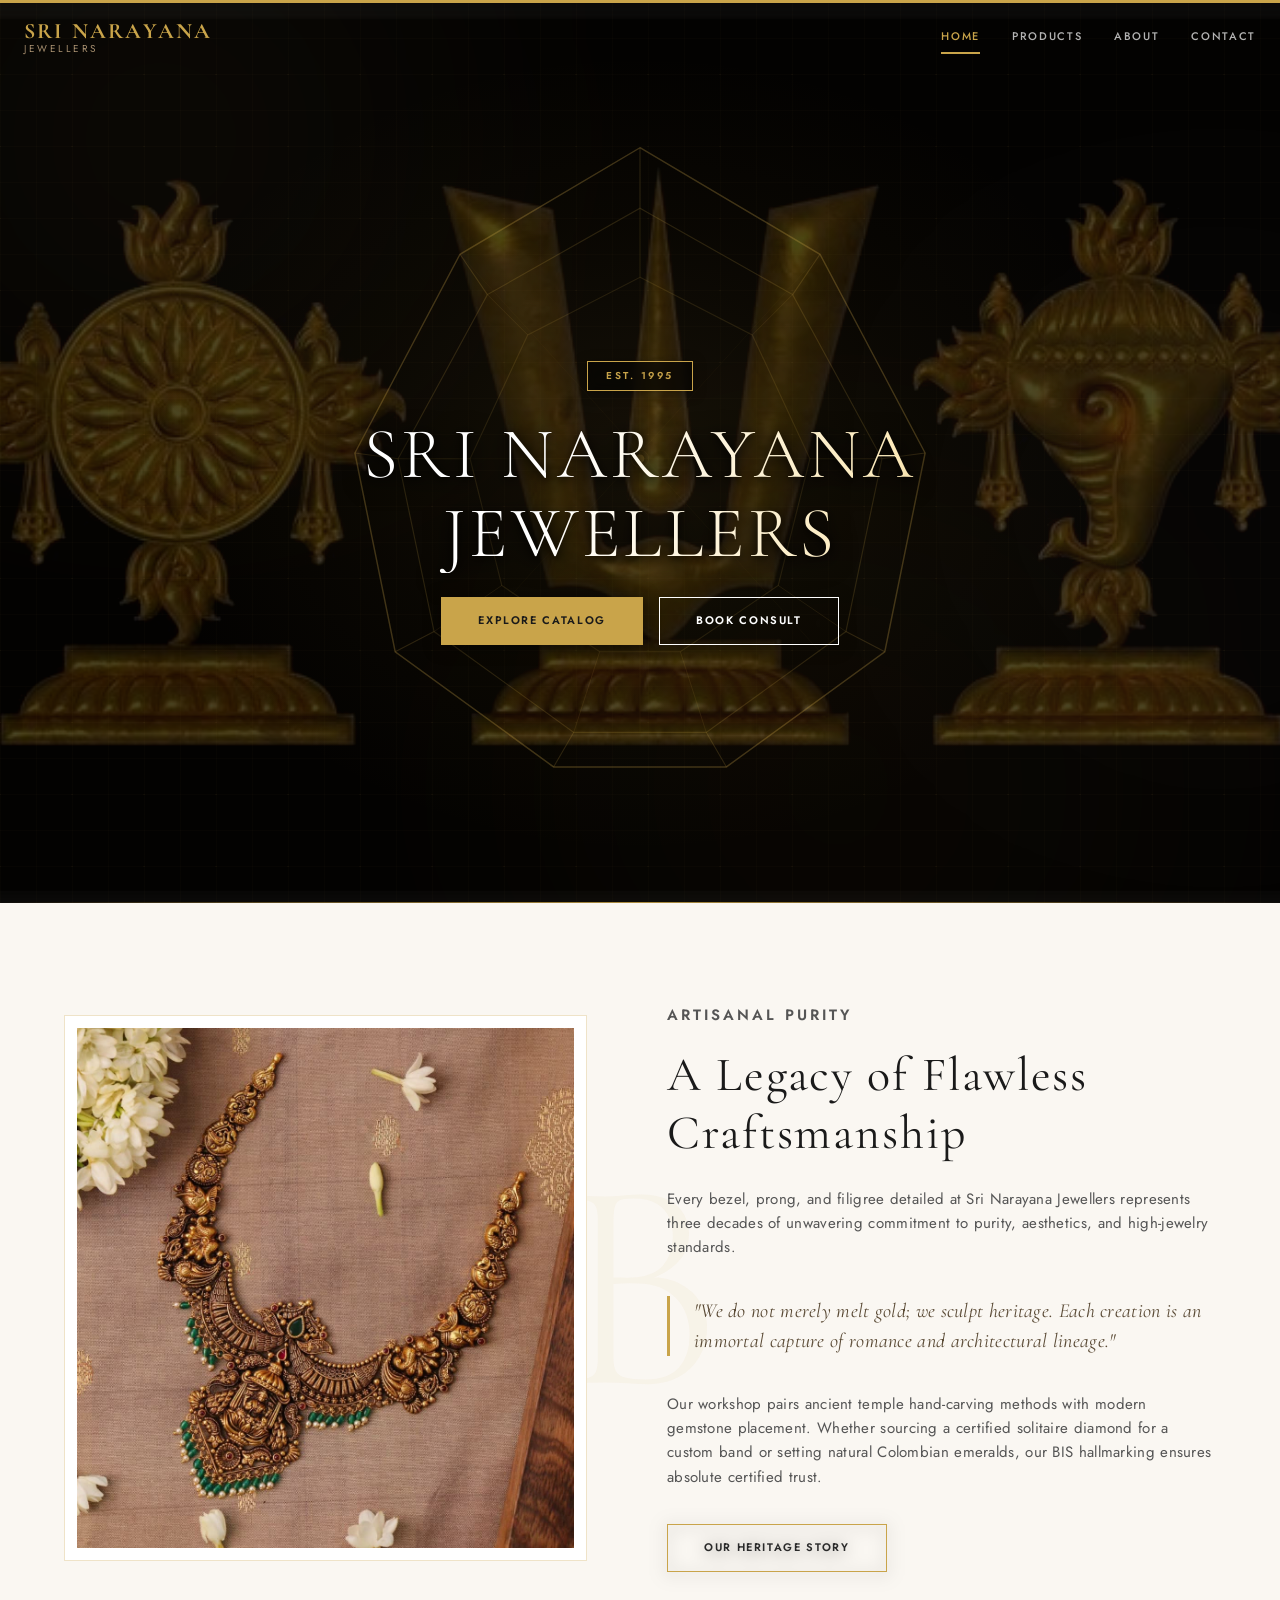
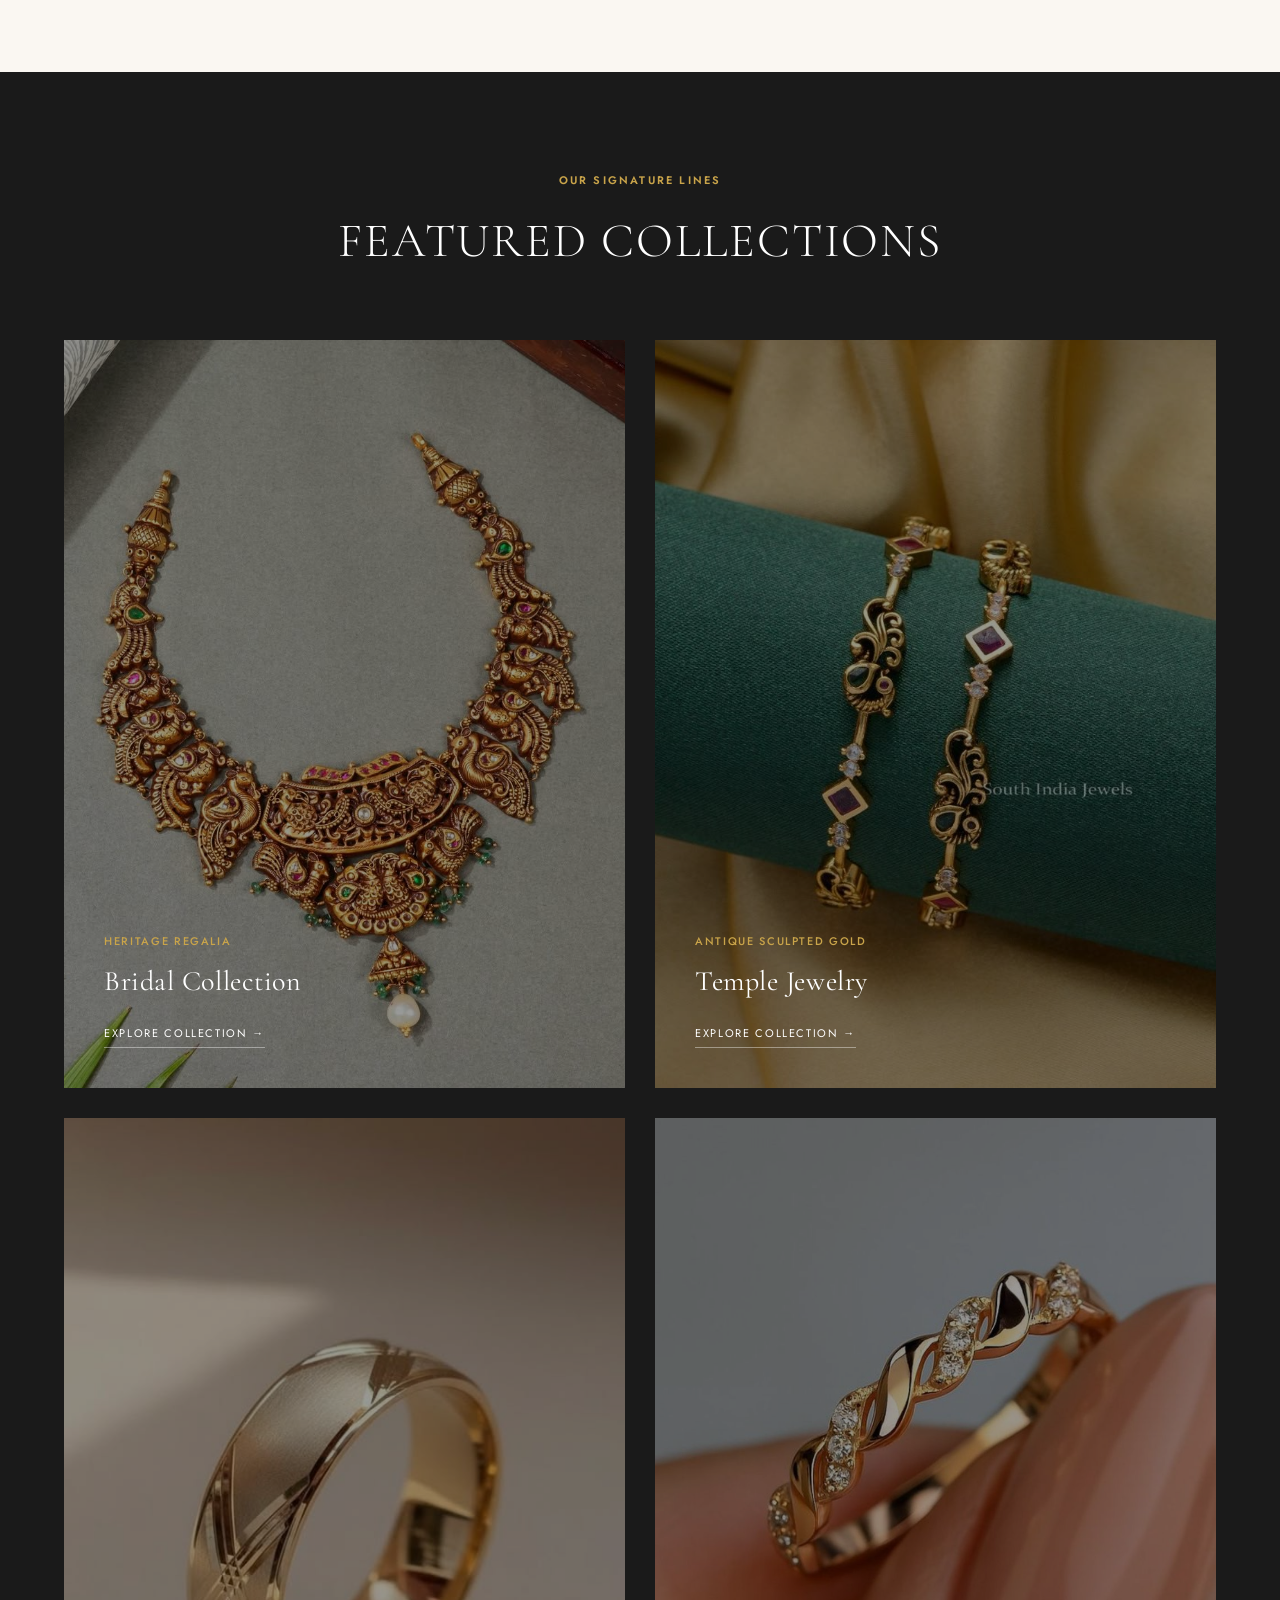
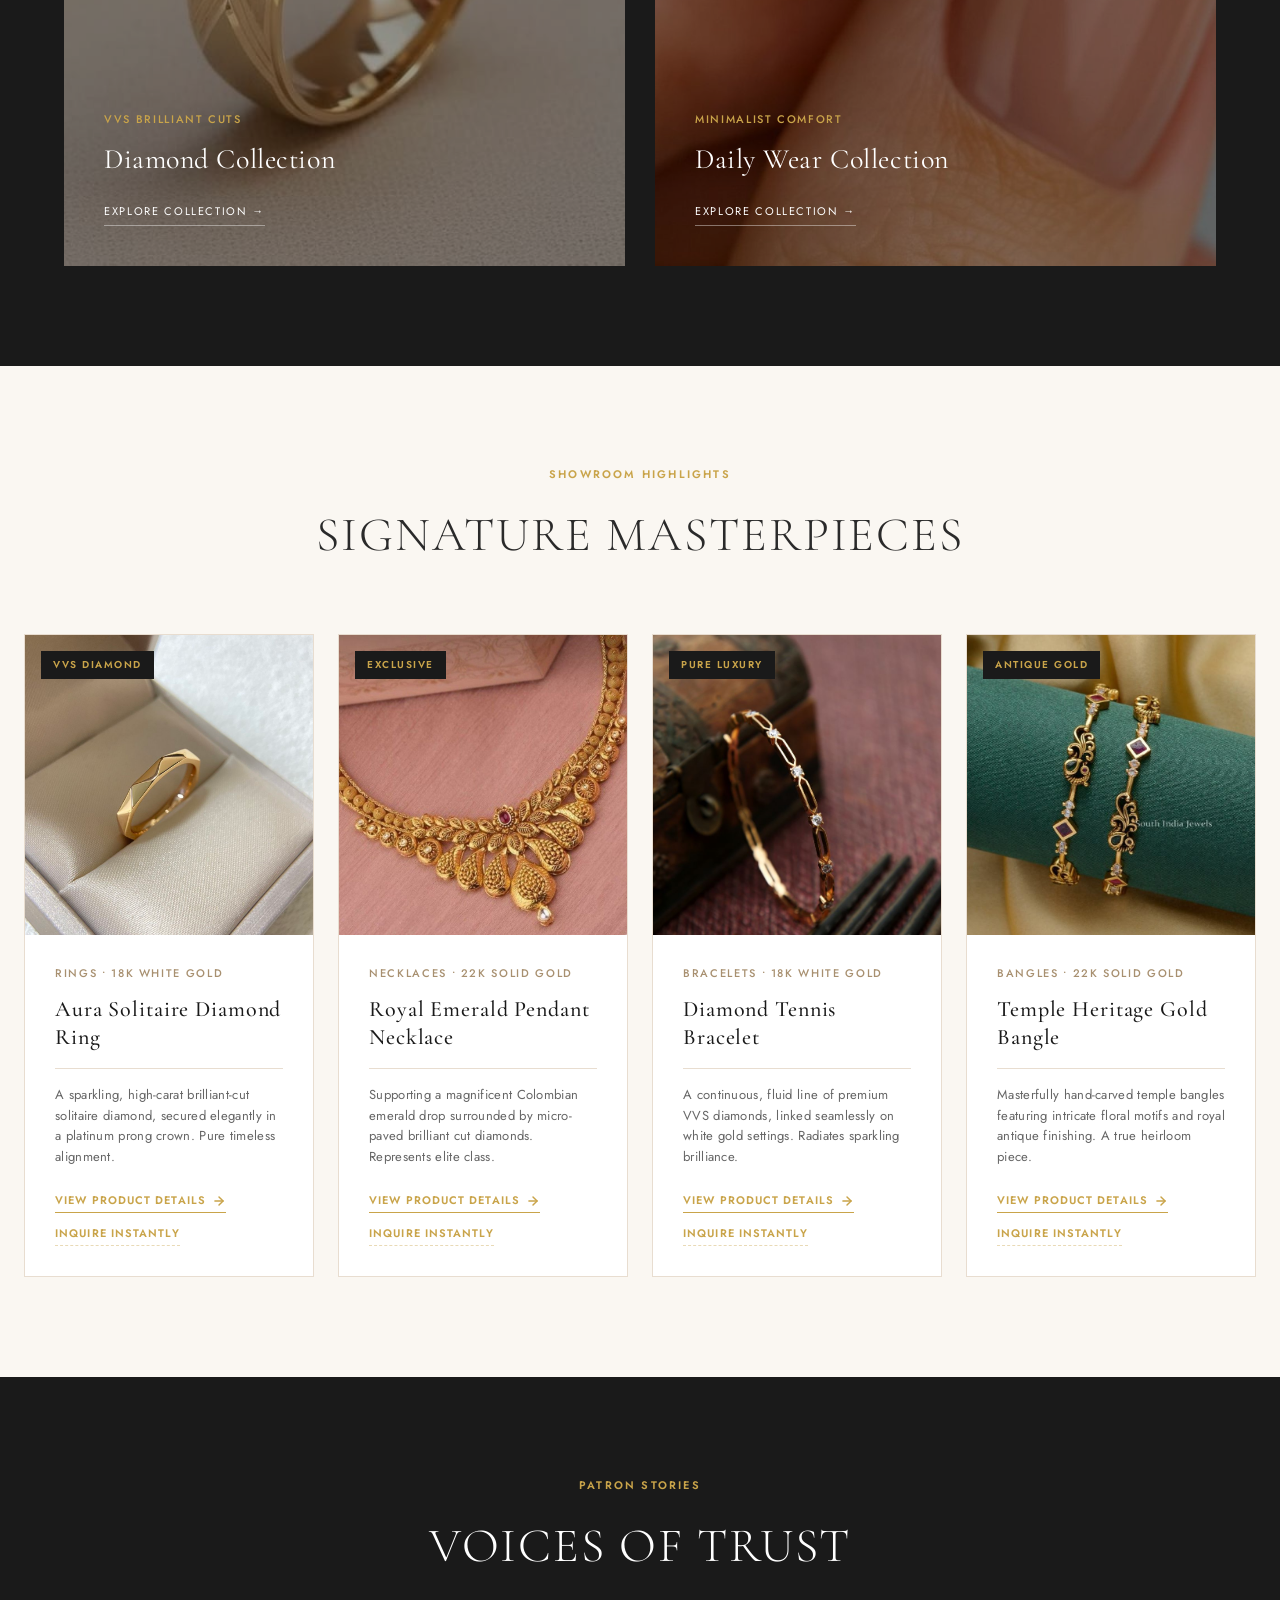
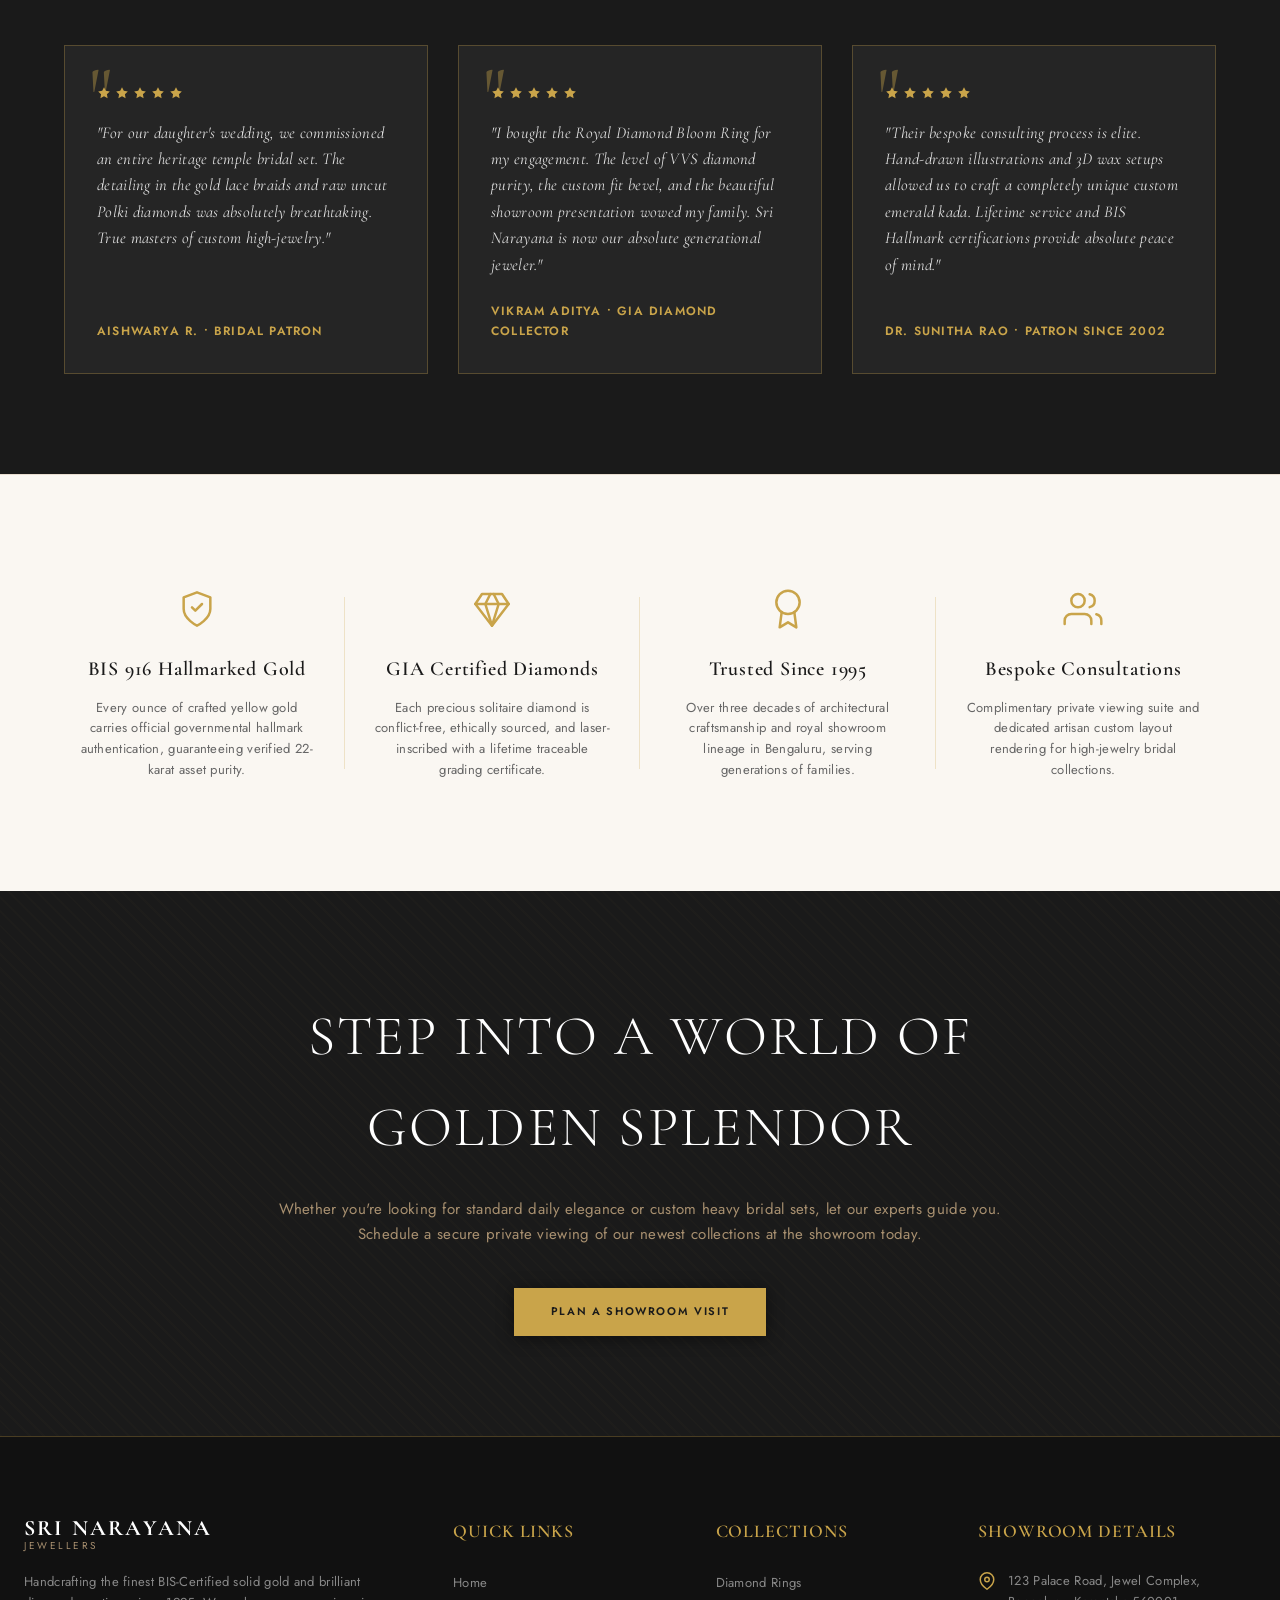
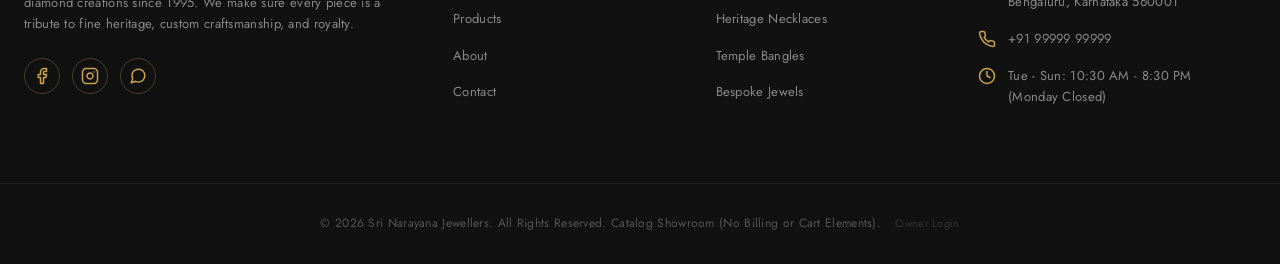
<file: index.html>
<!DOCTYPE html>
<html lang="en">

<head>
  <meta charset="UTF-8">
  <meta name="viewport" content="width=device-width, initial-scale=1.0">
  <title>Sri Narayana Jewellers | Handcrafted Luxury Gold & Diamond Jewellery</title>
  <meta name="description"
    content="Discover Sri Narayana Jewellers, crafting legacies in fine solid gold and brilliant diamond jewellery. Explore our exclusive bridal collections, custom engagement rings, and heritage temple bangles.">

  <!-- Typography & Google Fonts -->
  <link rel="preconnect" href="https://fonts.googleapis.com">
  <link rel="preconnect" href="https://fonts.gstatic.com" crossorigin>
  <link
    href="https://fonts.googleapis.com/css2?family=Cormorant+Garamond:ital,wght@0,300;0,400;0,500;0,600;0,700;1,400&family=Jost:wght@300;400;500;600;700&display=swap"
    rel="stylesheet">

  <style>
    /* === DESIGN SYSTEM & GLOBAL RESETS === */
    :root {
      --color-primary-bg: #faf7f2;
      /* Cream/Ivory background */
      --color-dark-bg: #1a1a1a;
      /* Deep charcoal primary dark */
      --color-dark-card: #252525;
      /* Dark card background */
      --color-accent-gold: #c9a44a;
      /* Rich warm gold primary */
      --color-nav-scrolled: #0d0d0d;
      /* Deep black for navbar scroll */
      --color-text-dark: #2a2a2a;
      /* High-contrast charcoal text */
      --color-text-muted: #5a4a35;
      /* Muted warm tone */
      --color-text-light: #ffffff;
      --color-text-light-muted: #a89070;
      /* Muted gold tone */
      --color-divider-gold: rgba(201, 164, 74, 0.4);

      --font-headings: 'Cormorant Garamond', Georgia, serif;
      --font-body: 'Jost', sans-serif;

      --transition-smooth: all 0.3s cubic-bezier(0.25, 0.8, 0.25, 1);
      --transition-zoom: transform 0.5s cubic-bezier(0.25, 0.8, 0.25, 1);
    }

    * {
      box-sizing: border-box;
      margin: 0;
      padding: 0;
    }

    html {
      scroll-behavior: smooth;
    }

    body {
      background-color: var(--color-primary-bg);
      color: var(--color-text-dark);
      font-family: var(--font-body);
      font-size: 15px;
      line-height: 1.625;
      letter-spacing: 0.02em;
      overflow-x: hidden;
      -webkit-font-smoothing: antialiased;
    }

    /* Typography Defaults */
    h1,
    h2,
    h3,
    h4,
    h5,
    h6 {
      font-family: var(--font-headings);
      font-weight: 400;
      letter-spacing: 0.04em;
    }

    a {
      text-decoration: none;
      color: inherit;
      transition: var(--transition-smooth);
      cursor: pointer;
    }

    button {
      font-family: var(--font-body);
      cursor: pointer;
      border: none;
      background: none;
      transition: var(--transition-smooth);
    }

    /* Common Components & Utilities */
    .container {
      max-width: 1200px;
      margin: 0 auto;
      padding: 0 24px;
      width: 100%;
    }

    .container-wide {
      max-width: 1680px;
      margin: 0 auto;
      padding: 0 24px;
      width: 100%;
    }

    .section-padding {
      padding: 100px 0;
    }

    @media (max-width: 768px) {
      .section-padding {
        padding: 60px 0;
      }
    }

    .gold-divider {
      height: 1px;
      background-color: var(--color-accent-gold);
      opacity: 0.4;
      width: 60px;
      margin: 24px auto;
    }

    /* === SITE HEADER & NAVIGATION === */
    .site-header {
      position: fixed;
      top: 0;
      left: 0;
      width: 100%;
      z-index: 1000;
      transition: var(--transition-smooth);
      background-color: transparent;
    }

    .site-header.scrolled {
      background-color: var(--color-nav-scrolled);
      border-bottom: 1px solid rgba(201, 164, 74, 0.15);
      box-shadow: 0 4px 30px rgba(0, 0, 0, 0.35);
    }

    .gold-top-bar {
      background-color: var(--color-accent-gold);
      height: 3px;
      width: 100%;
    }

    .header-container {
      display: flex;
      justify-content: space-between;
      align-items: center;
      padding: 20px 24px;
      transition: var(--transition-smooth);
    }

    .site-header.scrolled .header-container {
      padding: 12px 24px;
    }

    /* Brand Logo */
    .logo {
      display: flex;
      flex-direction: column;
      line-height: 1;
      text-transform: uppercase;
    }

    .logo-main {
      font-family: var(--font-headings);
      font-size: 22px;
      font-weight: 700;
      letter-spacing: 0.1em;
      color: var(--color-accent-gold);
    }

    .logo-sub {
      font-family: var(--font-body);
      font-size: 10px;
      font-weight: 400;
      letter-spacing: 0.25em;
      color: var(--color-text-light-muted);
      margin-top: 2px;
    }

    /* Navigation Links */
    .nav-menu {
      display: flex;
      gap: 32px;
      align-items: center;
    }

    .nav-link {
      font-family: var(--font-body);
      font-size: 11px;
      font-weight: 500;
      letter-spacing: 0.15em;
      color: rgba(255, 255, 255, 0.7);
      text-transform: uppercase;
      padding: 8px 0;
      position: relative;
    }

    .nav-link:hover {
      color: var(--color-accent-gold);
    }

    .nav-link.active {
      color: var(--color-accent-gold);
    }

    .nav-link.active::after {
      content: '';
      position: absolute;
      bottom: 0;
      left: 0;
      width: 100%;
      height: 2px;
      background-color: var(--color-accent-gold);
    }

    /* Hamburger Button */
    .hamburger {
      display: none;
      flex-direction: column;
      justify-content: space-between;
      width: 24px;
      height: 18px;
      z-index: 1010;
    }

    .hamburger span {
      width: 100%;
      height: 2px;
      background-color: var(--color-accent-gold);
      transition: var(--transition-smooth);
    }

    @media (max-width: 768px) {
      .hamburger {
        display: flex;
      }

      .nav-menu {
        position: fixed;
        top: 0;
        right: -100%;
        width: 100%;
        height: 100vh;
        background-color: var(--color-dark-bg);
        flex-direction: column;
        justify-content: center;
        align-items: center;
        gap: 32px;
        transition: right 0.4s cubic-bezier(0.25, 0.8, 0.25, 1);
        z-index: 1005;
      }

      .nav-menu.open {
        right: 0;
      }

      .nav-link {
        font-size: 16px;
        color: #ffffff;
      }

      .hamburger.open span:nth-child(1) {
        transform: translateY(8px) rotate(45deg);
      }

      .hamburger.open span:nth-child(2) {
        opacity: 0;
      }

      .hamburger.open span:nth-child(3) {
        transform: translateY(-8px) rotate(-45deg);
      }
    }

    /* === LUXURY HERO SPLIT SECTION — IMMERSIVE ARTISANAL SHOWCASE === */
    .hero-split-section {
      min-height: 100vh;
      background: #090704;
      /* Deep matte black base */
      display: flex;
      align-items: center;
      position: relative;
      overflow: hidden;
      padding-top: 100px;
    }

    /* Intelligent background image watermark layer */
    .hero-bg-image {
      position: absolute;
      inset: 0;
      background: url('images/pendants/shanku_chakra.jpg') center/cover no-repeat;
      opacity: 0.65;
      /* Shanku Chakra pendant background — do not change */
      filter: brightness(0.42) contrast(1.05);
      /* Reduced brightness to keep brand text perfectly readable */
      z-index: 0;
      pointer-events: none;
    }

    /* Ambient Glow Drifters - Floating Gemstone Light reflections */
    .ambient-glow {
      position: absolute;
      border-radius: 50%;
      filter: blur(140px);
      mix-blend-mode: screen;
      pointer-events: none;
      z-index: 1;
      opacity: 0.7;
    }

    .glow-1 {
      width: 450px;
      height: 450px;
      background: radial-gradient(circle, rgba(201, 164, 74, 0.22) 0%, transparent 70%);
      top: -10%;
      left: -5%;
      animation: driftGlow1 24s ease-in-out infinite alternate;
    }

    .glow-2 {
      width: 500px;
      height: 500px;
      background: radial-gradient(circle, rgba(160, 110, 25, 0.16) 0%, transparent 70%);
      bottom: -15%;
      right: 15%;
      animation: driftGlow2 28s ease-in-out infinite alternate;
    }

    .glow-3 {
      width: 380px;
      height: 380px;
      background: radial-gradient(circle, rgba(255, 255, 255, 0.1) 0%, transparent 70%);
      top: 35%;
      right: -10%;
      animation: driftGlow3 20s ease-in-out infinite alternate;
    }

    @keyframes driftGlow1 {
      0% {
        transform: translate(0, 0) scale(1);
      }

      100% {
        transform: translate(120px, 80px) scale(1.15);
      }
    }

    @keyframes driftGlow2 {
      0% {
        transform: translate(0, 0) scale(1.1);
      }

      100% {
        transform: translate(-100px, -90px) scale(0.9);
      }
    }

    @keyframes driftGlow3 {
      0% {
        transform: translate(0, 0) scale(0.95);
      }

      100% {
        transform: translate(-80px, 70px) scale(1.12);
      }
    }

    /* Gem-facet tessellated grid */
    .hero-split-section::before {
      content: '';
      position: absolute;
      inset: 0;
      background-image:
        linear-gradient(32deg, rgba(201, 164, 74, 0.04) 1px, transparent 1px),
        linear-gradient(-32deg, rgba(201, 164, 74, 0.04) 1px, transparent 1px),
        linear-gradient(90deg, rgba(201, 164, 74, 0.02) 1px, transparent 1px),
        linear-gradient(0deg, rgba(201, 164, 74, 0.02) 1px, transparent 1px);
      background-size: 72px 72px, 72px 72px, 36px 36px, 36px 36px;
      z-index: 1;
      pointer-events: none;
    }

    /* Central radial aura */
    .hero-split-section::after {
      content: '';
      position: absolute;
      top: 50%;
      left: 50%;
      transform: translate(-50%, -50%);
      width: 80%;
      height: 90%;
      background: radial-gradient(ellipse at center,
          rgba(201, 164, 74, 0.09) 0%,
          rgba(160, 120, 35, 0.04) 40%,
          transparent 70%);
      z-index: 1;
      pointer-events: none;
    }



    /* Large SVG diamond wireframe backdrop */
    .hero-diamond-svg {
      position: absolute;
      top: 50%;
      left: 50%;
      transform: translate(-50%, -50%);
      width: min(720px, 92vw);
      height: auto;
      z-index: 1;
      pointer-events: none;
      opacity: 0.65;
    }

    /* Dual-layered rotating gem geometry */
    .gem-outer {
      transform-origin: 250px 234px;
      animation: gemSpinCW 160s linear infinite;
    }

    .gem-inner {
      transform-origin: 250px 234px;
      animation: gemSpinCCW 210s linear infinite;
    }

    @keyframes gemSpinCW {
      from {
        transform: rotate(0deg);
      }

      to {
        transform: rotate(360deg);
      }
    }

    @keyframes gemSpinCCW {
      from {
        transform: rotate(0deg);
      }

      to {
        transform: rotate(-360deg);
      }
    }

    /* Twinkling sparkle stars */
    .hero-sparkle {
      position: absolute;
      z-index: 2;
      pointer-events: none;
      width: var(--sz, 18px);
      height: var(--sz, 18px);
      opacity: 0;
      animation: sparklePop var(--dur, 3.5s) ease-in-out var(--d, 0s) infinite;
      background:
        linear-gradient(var(--color-accent-gold), var(--color-accent-gold)) center / 1px 100% no-repeat,
        linear-gradient(var(--color-accent-gold), var(--color-accent-gold)) center / 100% 1px no-repeat,
        linear-gradient(45deg, transparent calc(50% - 0.5px), var(--color-accent-gold) calc(50% - 0.5px), var(--color-accent-gold) calc(50% + 0.5px), transparent calc(50% + 0.5px)),
        linear-gradient(-45deg, transparent calc(50% - 0.5px), var(--color-accent-gold) calc(50% - 0.5px), var(--color-accent-gold) calc(50% + 0.5px), transparent calc(50% + 0.5px));
    }

    @keyframes sparklePop {

      0%,
      100% {
        opacity: 0;
        transform: scale(0.4) rotate(0deg);
      }

      25%,
      75% {
        opacity: 0.9;
        transform: scale(1.1) rotate(20deg);
      }

      50% {
        opacity: 0.6;
        transform: scale(0.8) rotate(45deg);
      }
    }

    /* Staggered Sparkles */
    .hs1 {
      top: 15%;
      left: 6%;
      --sz: 14px;
      --dur: 3.2s;
      --d: 0s;
    }

    .hs2 {
      top: 52%;
      left: 4%;
      --sz: 9px;
      --dur: 4.5s;
      --d: 0.9s;
    }

    .hs3 {
      top: 76%;
      left: 12%;
      --sz: 12px;
      --dur: 3.8s;
      --d: 1.7s;
    }

    .hs4 {
      top: 14%;
      left: 28%;
      --sz: 7px;
      --dur: 5.2s;
      --d: 2.3s;
    }

    .hs5 {
      top: 82%;
      left: 36%;
      --sz: 10px;
      --dur: 3.5s;
      --d: 0.4s;
    }

    .hs6 {
      top: 12%;
      left: 68%;
      --sz: 8px;
      --dur: 4.8s;
      --d: 1.1s;
    }

    .hs7 {
      top: 20%;
      left: 85%;
      --sz: 16px;
      --dur: 3.3s;
      --d: 2.6s;
    }

    .hs8 {
      top: 48%;
      left: 93%;
      --sz: 11px;
      --dur: 4.1s;
      --d: 0.2s;
    }

    .hs9 {
      top: 78%;
      left: 88%;
      --sz: 8px;
      --dur: 5.5s;
      --d: 1.9s;
    }

    .hs10 {
      top: 28%;
      left: 95%;
      --sz: 14px;
      --dur: 3.9s;
      --d: 0.7s;
    }

    .hs11 {
      top: 88%;
      left: 58%;
      --sz: 6px;
      --dur: 4.4s;
      --d: 3.1s;
    }

    .hs12 {
      top: 10%;
      left: 48%;
      --sz: 10px;
      --dur: 6.0s;
      --d: 1.4s;
    }

    /* Bottom glow edge */
    .hero-bottom-rule {
      position: absolute;
      bottom: 0;
      left: 0;
      right: 0;
      height: 1px;
      background: linear-gradient(90deg,
          transparent 0%,
          rgba(201, 164, 74, 0.4) 20%,
          rgba(201, 164, 74, 0.85) 50%,
          rgba(201, 164, 74, 0.4) 80%,
          transparent 100%);
      z-index: 4;
    }

    .hero-split-container {
      display: flex;
      flex-direction: column;
      align-items: center;
      justify-content: center;
      text-align: center;
      z-index: 2;
      position: relative;
      max-width: 900px;
      margin: 0 auto;
    }

    /* Left Column: Typography */
    .hero-text-col {
      position: relative;
    }


    .hero-text-content {
      position: relative;
    }

    .hero-badge-pill {
      display: inline-block;
      border: 1px solid var(--color-accent-gold);
      color: var(--color-accent-gold);
      background-color: rgba(9, 7, 4, 0.65);
      backdrop-filter: blur(4px);
      -webkit-backdrop-filter: blur(4px);
      letter-spacing: 0.25em;
      font-size: 10px;
      font-weight: 600;
      text-transform: uppercase;
      padding: 6px 18px;
      margin-bottom: 24px;
      font-family: var(--font-body);
      filter: drop-shadow(0 2px 6px rgba(0, 0, 0, 0.5));
    }

    .hero-subtitle {
      font-family: var(--font-body);
      font-size: 11px;
      font-weight: 600;
      letter-spacing: 0.22em;
      text-transform: uppercase;
      color: var(--color-accent-gold);
      margin-bottom: 12px;
      display: block;
      filter: drop-shadow(0 2px 4px rgba(0, 0, 0, 0.8));
    }

    .hero-text-content h1 {
      font-family: var(--font-headings);
      font-size: clamp(42px, 6vw, 72px);
      font-weight: 300;
      letter-spacing: 0.05em;
      margin-bottom: 24px;
      text-transform: uppercase;
      line-height: 1.1;
      background: linear-gradient(100deg,
          #ffffff 0%,
          #ffffff 18%,
          #fceabb 36%,
          #c9a44a 48%,
          #fceabb 60%,
          #ffffff 78%,
          #ffffff 100%);
      background-size: 220% auto;
      -webkit-background-clip: text;
      -webkit-text-fill-color: transparent;
      background-clip: text;
      animation: titleShimmer 5s linear infinite;
      filter: drop-shadow(0 4px 12px rgba(0, 0, 0, 0.95)) drop-shadow(0 2px 4px rgba(0, 0, 0, 0.85));
    }

    @keyframes titleShimmer {
      from {
        background-position: 0% center;
      }

      to {
        background-position: 220% center;
      }
    }

    .hero-desc {
      font-family: var(--font-body);
      font-size: 15.5px;
      color: #f5f2eb;
      /* Pure high-contrast warm off-white for maximum legibility */
      margin-bottom: 40px;
      max-width: 560px;
      line-height: 1.75;
      margin-left: auto;
      margin-right: auto;
      text-shadow: 0 2px 8px rgba(0, 0, 0, 0.9), 0 1px 2px rgba(0, 0, 0, 0.8);
    }

    /* Buttons */
    .hero-btn-container {
      display: flex;
      align-items: center;
      justify-content: center;
      gap: 16px;
    }

    .btn {
      display: inline-block;
      font-family: var(--font-body);
      font-size: 11px;
      font-weight: 600;
      letter-spacing: 0.15em;
      text-transform: uppercase;
      padding: 14px 36px;
      transition: var(--transition-smooth);
      border-radius: 0;
      cursor: pointer;
      text-align: center;
      filter: drop-shadow(0 2px 8px rgba(0, 0, 0, 0.5));
    }

    .btn-primary {
      background-color: var(--color-accent-gold);
      color: #1a1a1a;
      border: 1px solid var(--color-accent-gold);
    }

    .btn-primary:hover {
      background-color: transparent;
      color: var(--color-accent-gold);
    }

    .btn-outline-white {
      background-color: transparent;
      color: #ffffff;
      border: 1px solid #ffffff;
    }

    .btn-outline-white:hover {
      background-color: #ffffff;
      color: #1a1a1a;
      border-color: #ffffff;
    }

    .btn-outline {
      background-color: transparent;
      color: var(--color-text-dark);
      border: 1px solid var(--color-accent-gold);
    }

    .btn-outline:hover {
      background-color: var(--color-accent-gold);
      color: #1a1a1a;
    }



    /* === HERITAGE & MONOGRAM SECTION === */
    .monogram-section {
      background-color: var(--color-primary-bg);
      position: relative;
      overflow: hidden;
    }

    /* Monogram Watermark backdrop */
    .monogram-bg-letter {
      position: absolute;
      font-family: var(--font-headings);
      font-size: 300px;
      font-weight: 300;
      color: rgba(201, 164, 74, 0.06);
      line-height: 1;
      user-select: none;
      pointer-events: none;
      left: 50%;
      top: 50%;
      transform: translate(-50%, -50%);
      z-index: 0;
    }

    .monogram-grid {
      display: grid;
      grid-template-columns: 1fr 1.05fr;
      gap: 80px;
      align-items: center;
      position: relative;
      z-index: 1;
    }

    @media (max-width: 768px) {
      .monogram-grid {
        grid-template-columns: 1fr;
        gap: 40px;
      }
    }

    /* Left image layout */
    .monogram-image-box {
      position: relative;
    }

    .monogram-img-wrapper {
      position: relative;
      border: 1px solid rgba(201, 164, 74, 0.3);
      padding: 12px;
      background-color: #ffffff;
    }

    .monogram-img-wrapper img {
      width: 100%;
      display: block;
      transition: var(--transition-zoom);
    }

    .monogram-image-box:hover .monogram-img-wrapper img {
      transform: scale(1.015);
    }

    /* Right text and blockquote */
    .monogram-text-wrapper h3 {
      font-family: var(--font-headings);
      font-size: clamp(32px, 4.5vw, 48px);
      font-weight: 400;
      color: #1a1a1a;
      line-height: 1.2;
      margin-bottom: 24px;
    }

    .monogram-text-wrapper p {
      color: #555555;
      font-size: 15px;
      margin-bottom: 20px;
    }

    .monogram-fine-quote {
      border-left: 3px solid var(--color-accent-gold);
      font-family: var(--font-headings);
      font-style: italic;
      font-size: 20px;
      color: var(--color-text-muted);
      padding-left: 24px;
      margin: 36px 0;
      line-height: 1.5;
    }

    .subtitle {
      font-family: var(--font-body);
      font-size: 11px;
      font-weight: 600;
      letter-spacing: 0.2em;
      text-transform: uppercase;
      color: var(--color-accent-gold);
      margin-bottom: 12px;
      display: block;
    }

    /* === FEATURED COLLECTIONS GALLERY === */
    .featured-collections-section {
      background-color: var(--color-dark-bg);
      color: #ffffff;
    }

    .section-title {
      text-align: center;
      margin-bottom: 60px;
    }

    .section-title p {
      font-family: var(--font-body);
      font-size: 11px;
      font-weight: 600;
      letter-spacing: 0.2em;
      text-transform: uppercase;
      color: var(--color-accent-gold);
      margin-bottom: 12px;
    }

    .section-title h2 {
      font-family: var(--font-headings);
      font-size: clamp(32px, 4.5vw, 48px);
      font-weight: 300;
      letter-spacing: 0.04em;
      text-transform: uppercase;
    }

    .featured-collection-grid {
      display: grid;
      grid-template-columns: repeat(2, 1fr);
      gap: 30px;
    }

    @media (max-width: 768px) {
      .featured-collection-grid {
        grid-template-columns: 1fr;
      }
    }

    .collection-banner-card {
      position: relative;
      aspect-ratio: 3/4;
      overflow: hidden;
      display: flex;
      align-items: flex-end;
      padding: 40px;
      z-index: 1;
    }

    .banner-bg {
      position: absolute;
      top: 0;
      left: 0;
      width: 100%;
      height: 100%;
      background-size: cover;
      background-position: center;
      transition: transform 6s cubic-bezier(0.25, 0.8, 0.25, 1);
      z-index: -2;
    }

    .banner-overlay {
      position: absolute;
      top: 0;
      left: 0;
      width: 100%;
      height: 100%;
      background-color: rgba(0, 0, 0, 0.4);
      transition: background-color 0.4s ease;
      z-index: -1;
    }

    .collection-banner-card:hover .banner-bg {
      transform: scale(1.04);
    }

    .collection-banner-card:hover .banner-overlay {
      background-color: rgba(0, 0, 0, 0.2);
    }

    .banner-content {
      transition: transform 0.4s cubic-bezier(0.25, 0.8, 0.25, 1);
      width: 100%;
    }

    .collection-banner-card:hover .banner-content {
      transform: translateY(-8px);
    }

    .collection-tag {
      font-family: var(--font-body);
      font-size: 11px;
      letter-spacing: 0.15em;
      color: var(--color-accent-gold);
      text-transform: uppercase;
      display: block;
      margin-bottom: 8px;
      font-weight: 500;
    }

    .banner-content h3 {
      font-family: var(--font-headings);
      font-size: 28px;
      font-weight: 400;
      color: #ffffff;
      margin-bottom: 16px;
      letter-spacing: 0.02em;
    }

    .banner-cta {
      font-family: var(--font-body);
      font-size: 11px;
      letter-spacing: 0.15em;
      color: #ffffff;
      text-transform: uppercase;
      border-bottom: 1px solid rgba(255, 255, 255, 0.4);
      padding-bottom: 4px;
      display: inline-block;
    }

    .collection-banner-card:hover .banner-cta {
      border-bottom-color: var(--color-accent-gold);
      color: var(--color-accent-gold);
    }

    /* === SIGNATURE MASTERPIECES (PRODUCT CARDS) === */
    .signatures-section {
      background-color: var(--color-primary-bg);
    }

    .signatures-grid {
      display: grid;
      grid-template-columns: repeat(4, 1fr);
      gap: 24px;
    }

    @media (max-width: 1200px) {
      .signatures-grid {
        grid-template-columns: repeat(3, 1fr);
      }
    }

    @media (max-width: 900px) {
      .signatures-grid {
        grid-template-columns: repeat(2, 1fr);
      }
    }

    @media (max-width: 600px) {
      .signatures-grid {
        grid-template-columns: 1fr;
      }
    }

    .signature-card {
      background-color: #ffffff;
      border: 1px solid #e8ddd0;
      transition: var(--transition-smooth);
      display: flex;
      flex-direction: column;
      position: relative;
    }

    .signature-card:hover {
      box-shadow: 0 12px 30px rgba(0, 0, 0, 0.04);
      border-color: var(--color-accent-gold);
    }

    .sig-img-box {
      width: 100%;
      height: 300px;
      overflow: hidden;
      position: relative;
      background-color: #f7f7f7;
    }

    .sig-img {
      width: 100%;
      height: 100%;
      object-fit: cover;
      transition: var(--transition-zoom);
    }

    .signature-card:hover .sig-img {
      transform: scale(1.04);
    }

    .sig-badge {
      position: absolute;
      top: 16px;
      left: 16px;
      background: var(--color-dark-bg);
      color: var(--color-accent-gold);
      font-size: 10px;
      font-weight: 600;
      letter-spacing: 0.15em;
      text-transform: uppercase;
      padding: 6px 12px;
      z-index: 10;
    }

    .sig-details {
      padding: 30px;
      display: flex;
      flex-direction: column;
      flex-grow: 1;
    }

    .sig-meta {
      font-family: var(--font-body);
      font-size: 11px;
      font-weight: 500;
      letter-spacing: 0.15em;
      color: var(--color-text-light-muted);
      text-transform: uppercase;
      margin-bottom: 12px;
    }

    .sig-details h3 {
      font-family: var(--font-headings);
      font-size: 22px;
      font-weight: 500;
      color: #1a1a1a;
      margin-bottom: 16px;
      line-height: 1.3;
    }

    .sig-divider {
      height: 1px;
      background-color: #e8ddd0;
      margin-bottom: 16px;
    }

    .sig-desc {
      font-size: 13px;
      color: #666666;
      margin-bottom: 24px;
      line-height: 1.6;
      flex-grow: 1;
    }

    .sig-links-row {
      display: flex;
      flex-direction: column;
      gap: 12px;
      margin-top: auto;
    }

    .sig-link {
      font-family: var(--font-body);
      font-size: 11px;
      font-weight: 600;
      letter-spacing: 0.1em;
      text-transform: uppercase;
      color: var(--color-accent-gold);
      border-bottom: 1px solid var(--color-accent-gold);
      padding-bottom: 2px;
      display: inline-flex;
      align-items: center;
      gap: 6px;
      width: fit-content;
    }

    .sig-link svg {
      transition: transform 0.3s ease;
    }

    .sig-link:hover svg {
      transform: translateX(4px);
    }

    /* Secondary inquiry action link in cards */
    .sig-link-secondary {
      font-family: var(--font-body);
      font-size: 11px;
      font-weight: 600;
      letter-spacing: 0.1em;
      text-transform: uppercase;
      color: var(--color-accent-gold);
      border-bottom: 1px dashed rgba(201, 164, 74, 0.4);
      padding-bottom: 2px;
      display: inline-flex;
      align-items: center;
      width: fit-content;
      cursor: pointer;
      transition: var(--transition-smooth);
    }

    .sig-link-secondary:hover {
      color: #1a1a1a;
      border-bottom-color: #1a1a1a;
    }

    /* === PATRON TESTIMONIALS === */
    .testimonials-section {
      background-color: var(--color-dark-bg);
      color: #ffffff;
    }

    .testimonials-grid {
      display: grid;
      grid-template-columns: repeat(3, 1fr);
      gap: 30px;
    }

    @media (max-width: 900px) {
      .testimonials-grid {
        grid-template-columns: 1fr;
      }
    }

    .testimonial-card {
      background-color: var(--color-dark-card);
      border: 1px solid rgba(201, 164, 74, 0.3);
      padding: 40px 32px 32px 32px;
      position: relative;
      display: flex;
      flex-direction: column;
    }

    .testimonial-card::before {
      content: '"';
      position: absolute;
      top: 10px;
      left: 24px;
      font-family: var(--font-headings);
      font-size: 80px;
      color: var(--color-accent-gold);
      opacity: 0.4;
      line-height: 1;
      pointer-events: none;
      user-select: none;
    }

    .star-rating {
      display: flex;
      gap: 4px;
      margin-bottom: 20px;
      position: relative;
      z-index: 2;
    }

    .star-icon {
      width: 14px;
      height: 14px;
      fill: var(--color-accent-gold);
    }

    .testimonial-text {
      font-family: var(--font-headings);
      font-style: italic;
      font-size: 16.5px;
      line-height: 1.6;
      color: rgba(255, 255, 255, 0.85);
      margin-bottom: 24px;
      position: relative;
      z-index: 2;
      flex-grow: 1;
    }

    .testimonial-author {
      font-family: var(--font-body);
      font-size: 12px;
      letter-spacing: 0.1em;
      color: var(--color-accent-gold);
      text-transform: uppercase;
      font-weight: 600;
      display: block;
    }

    /* === TRUST SIGNALS === */
    .trust-signals-section {
      background-color: var(--color-primary-bg);
      border-top: 1px solid #e8ddd0;
    }

    .trust-signals-grid {
      display: grid;
      grid-template-columns: repeat(4, 1fr);
      gap: 30px;
    }

    @media (max-width: 1024px) {
      .trust-signals-grid {
        grid-template-columns: repeat(2, 1fr);
        gap: 40px;
      }
    }

    @media (max-width: 768px) {
      .trust-signals-grid {
        grid-template-columns: 1fr;
      }
    }

    .trust-signal-card {
      text-align: center;
      padding: 10px 15px;
      position: relative;
    }

    @media (min-width: 1025px) {
      .trust-signal-card:not(:last-child)::after {
        content: '';
        position: absolute;
        top: 10%;
        right: -15px;
        height: 80%;
        width: 1px;
        background-color: rgba(201, 164, 74, 0.25);
      }
    }

    .trust-icon {
      margin: 0 auto 20px auto;
      width: 48px;
      height: 48px;
      color: var(--color-accent-gold);
      display: flex;
      align-items: center;
      justify-content: center;
    }

    .trust-icon svg {
      width: 40px;
      height: 40px;
    }

    .trust-signal-card h4 {
      font-family: var(--font-headings);
      font-size: 20px;
      font-weight: 600;
      color: #1a1a1a;
      margin-bottom: 12px;
    }

    .trust-signal-card p {
      font-family: var(--font-body);
      font-size: 13px;
      color: #666666;
      line-height: 1.6;
    }

    /* === FINAL CTA BANNER === */
    .cta-section {
      background-color: var(--color-dark-bg);
      color: #ffffff;
      position: relative;
      overflow: hidden;
      text-align: center;
    }

    .cta-section::before {
      content: '';
      position: absolute;
      top: 0;
      left: 0;
      right: 0;
      bottom: 0;
      background-image: repeating-linear-gradient(45deg, rgba(201, 164, 74, 0.02) 0px, rgba(201, 164, 74, 0.02) 2px, transparent 2px, transparent 10px);
      pointer-events: none;
      z-index: 1;
    }

    .cta-container {
      position: relative;
      z-index: 2;
      max-width: 800px;
      margin: 0 auto;
    }

    .cta-container h2 {
      font-family: var(--font-headings);
      font-size: clamp(32px, 5vw, 56px);
      font-weight: 300;
      margin-bottom: 24px;
      letter-spacing: 0.04em;
      text-transform: uppercase;
    }

    .cta-container p {
      font-family: var(--font-body);
      font-size: 15px;
      color: var(--color-text-light-muted);
      margin-bottom: 40px;
      line-height: 1.7;
    }

    /* === PREMIUM FOOTER === */
    .site-footer {
      background-color: #111111;
      color: #888888;
      border-top: 1px solid rgba(201, 164, 74, 0.3);
      padding-top: 80px;
      position: relative;
    }

    .footer-top {
      padding-bottom: 60px;
    }

    .footer-grid {
      display: grid;
      grid-template-columns: 1.4fr 0.8fr 0.8fr 1fr;
      gap: 40px;
    }

    @media (max-width: 1024px) {
      .footer-grid {
        grid-template-columns: 1fr 1fr;
      }
    }

    @media (max-width: 768px) {
      .footer-grid {
        grid-template-columns: 1fr;
        gap: 30px;
      }
    }

    .footer-brand p {
      font-size: 13px;
      line-height: 1.625;
      margin: 20px 0;
    }

    .footer-title {
      font-family: var(--font-headings);
      font-size: 18px;
      font-weight: 600;
      color: var(--color-accent-gold);
      margin-bottom: 24px;
      letter-spacing: 0.05em;
      text-transform: uppercase;
    }

    .footer-links {
      list-style: none;
    }

    .footer-links li {
      margin-bottom: 12px;
    }

    .footer-links a {
      font-size: 13px;
      color: #888888;
      transition: var(--transition-smooth);
    }

    .footer-links a:hover {
      color: var(--color-accent-gold);
      padding-left: 4px;
    }

    .footer-contact {
      list-style: none;
    }

    .footer-contact li {
      display: flex;
      gap: 12px;
      align-items: flex-start;
      margin-bottom: 16px;
      font-size: 13px;
    }

    .footer-contact li svg {
      color: var(--color-accent-gold);
      flex-shrink: 0;
      margin-top: 2px;
    }

    .footer-socials {
      display: flex;
      gap: 12px;
      margin-top: 24px;
    }

    .social-icon {
      display: flex;
      align-items: center;
      justify-content: center;
      width: 36px;
      height: 36px;
      border-radius: 50%;
      border: 1px solid rgba(201, 164, 74, 0.3);
      color: var(--color-accent-gold);
      transition: var(--transition-smooth);
    }

    .social-icon:hover {
      background-color: var(--color-accent-gold);
      color: #111111;
      transform: translateY(-3px);
    }

    .footer-bottom {
      border-top: 1px solid rgba(255, 255, 255, 0.06);
      padding: 30px 0;
      text-align: center;
    }

    .footer-bottom p {
      font-size: 12px;
      color: #555555;
    }

    .owner-login-subtle {
      font-size: 11px;
      color: #333333;
      text-decoration: none;
      margin-left: 10px;
      transition: color 0.3s ease;
      cursor: pointer;
    }

    .owner-login-subtle:hover {
      color: #555555;
    }

    /* === SCROLL TO TOP BUTTON === */
    .scroll-to-top {
      position: fixed;
      bottom: 30px;
      right: 30px;
      width: 40px;
      height: 40px;
      border: 1px solid var(--color-accent-gold);
      background-color: rgba(26, 26, 26, 0.95);
      color: var(--color-accent-gold);
      display: flex;
      align-items: center;
      justify-content: center;
      opacity: 0;
      visibility: hidden;
      transition: var(--transition-smooth);
      z-index: 999;
      cursor: pointer;
    }

    .scroll-to-top.visible {
      opacity: 1;
      visibility: visible;
    }

    .scroll-to-top:hover {
      background-color: var(--color-accent-gold);
      color: #1a1a1a;
      transform: translateY(-3px);
    }
  </style>
</head>

<body>

  <!-- Thin gold top bar above navbar -->
  <div class="gold-top-bar"></div>

  <!-- --- 1. STICKY NAVIGATION HEADER (FROSTED GLASS ON SCROLL) --- -->
  <header class="site-header" id="siteHeader">
    <div class="container-wide header-container">
      <!-- Premium Logo -->
      <a href="index.html" class="logo" id="logoLink">
        <span class="logo-main">Sri Narayana</span>
        <span class="logo-sub">Jewellers</span>
      </a>

      <!-- Navigation Drawer Links -->
      <nav class="nav-menu" id="navMenu">
        <a href="index.html" class="nav-link active" id="navHome">Home</a>
        <a href="products.html" class="nav-link" id="navCatalog">Products</a>
        <a href="about.html" class="nav-link" id="navAbout">About</a>
        <a href="contact.html" class="nav-link" id="navContact">Contact</a>
      </nav>

      <!-- Hamburger mobile drawer toggle button -->
      <button class="hamburger" id="hamburgerBtn" aria-label="Toggle Navigation Menu">
        <span></span>
        <span></span>
        <span></span>
      </button>
    </div>
  </header>

  <!-- --- 2. LUXURY SPLIT-SCREEN HERO SECTION --- -->
  <section class="hero-split-section" id="hero">

    <!-- Intelligent background image watermark layer -->
    <div class="hero-bg-image"></div>

    <!-- Immersive Interactive Glow Drifters -->
    <div class="ambient-glow glow-1"></div>
    <div class="ambient-glow glow-2"></div>
    <div class="ambient-glow glow-3"></div>



    <!-- Brilliant-cut diamond wireframe background -->
    <svg class="hero-diamond-svg" viewBox="0 0 500 460" fill="none" xmlns="http://www.w3.org/2000/svg">
      <!-- Dual-layered rotating gem geometry: Outer Group (Spinning Clockwise) -->
      <g class="gem-outer">
        <!-- Outer crown boundary -->
        <polygon points="250,18 375,92 448,230 420,368 310,448 190,448 80,368 52,230 125,92"
          stroke="rgba(201,164,74,0.45)" stroke-width="1" />
        <!-- Star facets outer→second -->
        <line x1="250" y1="18" x2="250" y2="60" stroke="rgba(201,164,74,0.3)" stroke-width="0.7" />
        <line x1="375" y1="92" x2="356" y2="120" stroke="rgba(201,164,74,0.3)" stroke-width="0.7" />
        <line x1="448" y1="230" x2="418" y2="234" stroke="rgba(201,164,74,0.3)" stroke-width="0.7" />
        <line x1="420" y1="368" x2="393" y2="354" stroke="rgba(201,164,74,0.3)" stroke-width="0.7" />
        <line x1="310" y1="448" x2="296" y2="424" stroke="rgba(201,164,74,0.3)" stroke-width="0.7" />
        <line x1="190" y1="448" x2="204" y2="424" stroke="rgba(201,164,74,0.3)" stroke-width="0.7" />
        <line x1="80" y1="368" x2="107" y2="354" stroke="rgba(201,164,74,0.3)" stroke-width="0.7" />
        <line x1="52" y1="230" x2="82" y2="234" stroke="rgba(201,164,74,0.3)" stroke-width="0.7" />
        <line x1="125" y1="92" x2="144" y2="120" stroke="rgba(201,164,74,0.3)" stroke-width="0.7" />
      </g>

      <!-- Dual-layered rotating gem geometry: Inner Group (Spinning Counter-Clockwise) -->
      <g class="gem-inner">
        <!-- Second ring -->
        <polygon points="250,60 356,120 418,234 393,354 296,424 204,424 107,354 82,234 144,120"
          stroke="rgba(201,164,74,0.28)" stroke-width="0.8" />
        <!-- Table (inner octagon) -->
        <polygon points="250,108 328,148 368,234 346,322 278,368 222,368 154,322 132,234 172,148"
          stroke="rgba(201,164,74,0.22)" stroke-width="0.8" />
        <!-- Star facets second→table -->
        <line x1="356" y1="120" x2="328" y2="148" stroke="rgba(201,164,74,0.2)" stroke-width="0.6" />
        <line x1="418" y1="234" x2="368" y2="234" stroke="rgba(201,164,74,0.2)" stroke-width="0.6" />
        <line x1="393" y1="354" x2="346" y2="322" stroke="rgba(201,164,74,0.2)" stroke-width="0.6" />
        <line x1="296" y1="424" x2="278" y2="368" stroke="rgba(201,164,74,0.2)" stroke-width="0.6" />
        <line x1="204" y1="424" x2="222" y2="368" stroke="rgba(201,164,74,0.2)" stroke-width="0.6" />
        <line x1="107" y1="354" x2="154" y2="322" stroke="rgba(201,164,74,0.2)" stroke-width="0.6" />
        <line x1="82" y1="234" x2="132" y2="234" stroke="rgba(201,164,74,0.2)" stroke-width="0.6" />
        <line x1="144" y1="120" x2="172" y2="148" stroke="rgba(201,164,74,0.2)" stroke-width="0.6" />
        <line x1="250" y1="60" x2="250" y2="108" stroke="rgba(201,164,74,0.2)" stroke-width="0.6" />
        <!-- Internal cross lines (main axes through center) -->
        <line x1="82" y1="234" x2="418" y2="234" stroke="rgba(201,164,74,0.1)" stroke-width="0.5" />
        <line x1="250" y1="60" x2="250" y2="424" stroke="rgba(201,164,74,0.1)" stroke-width="0.5" />
        <line x1="125" y1="92" x2="375" y2="368" stroke="rgba(201,164,74,0.08)" stroke-width="0.5" />
        <line x1="375" y1="92" x2="125" y2="368" stroke="rgba(201,164,74,0.08)" stroke-width="0.5" />
        <!-- Centre glow dot -->
        <circle cx="250" cy="234" r="3" fill="rgba(201,164,74,0.5)" />
        <circle cx="250" cy="234" r="6" fill="none" stroke="rgba(201,164,74,0.2)" stroke-width="0.5" />
      </g>
    </svg>

    <!-- 12 twinkling sparkle stars -->
    <div class="hero-sparkle hs1"></div>
    <div class="hero-sparkle hs2"></div>
    <div class="hero-sparkle hs3"></div>
    <div class="hero-sparkle hs4"></div>
    <div class="hero-sparkle hs5"></div>
    <div class="hero-sparkle hs6"></div>
    <div class="hero-sparkle hs7"></div>
    <div class="hero-sparkle hs8"></div>
    <div class="hero-sparkle hs9"></div>
    <div class="hero-sparkle hs10"></div>
    <div class="hero-sparkle hs11"></div>
    <div class="hero-sparkle hs12"></div>

    <!-- Gold bottom edge glow -->
    <div class="hero-bottom-rule"></div>

    <div class="container hero-split-container">

      <!-- Left Column: Matte Charcoal Branding & Typography -->
      <div class="hero-text-col">

        <div class="hero-text-content">
          <span class="hero-badge-pill">EST. 1995</span>

          <h1>Sri Narayana Jewellers</h1>

          <div class="hero-btn-container">
            <a href="products.html" class="btn btn-primary" id="heroCatalogBtn">Explore Catalog</a>
            <a href="contact.html" class="btn btn-outline-white" id="heroContactBtn">Book Consult</a>
          </div>
        </div>
      </div>



    </div>
  </section>

  <!-- --- 3. BRAND VALUES & MONOGRAM SECTION --- -->
  <section class="monogram-section section-padding" id="heritageStory">
    <!-- Huge Faded 'B' Backdrop Watermark -->
    <div class="monogram-bg-letter">B</div>

    <div class="container">
      <div class="monogram-grid">

        <!-- Left Column: Portrait Showcase with Gold Offsets -->
        <div class="monogram-image-box" id="heritageImgBox">
          <div class="monogram-img-wrapper">
            <!-- Swap broken image for valid n1.jpg -->
            <img src="images/necklaces/nizam_royal_emerald_choker.jpg" alt="Royal Emerald Necklace Craftsmanship"
              style="width: 100%; height: 520px; object-fit: cover;">
          </div>
        </div>

        <!-- Right Column: Legacy details -->
        <div class="monogram-content-box" id="heritageTextCol">
          <div class="monogram-text-wrapper">
            <p class="subtitle">Artisanal Purity</p>
            <h3>A Legacy of Flawless Craftsmanship</h3>
            <p>Every bezel, prong, and filigree detailed at Sri Narayana Jewellers represents three decades of
              unwavering
              commitment to purity, aesthetics, and high-jewelry standards.</p>

            <div class="monogram-fine-quote">
              "We do not merely melt gold; we sculpt heritage. Each creation is an immortal capture of romance and
              architectural lineage."
            </div>

            <p>Our workshop pairs ancient temple hand-carving methods with modern gemstone placement. Whether sourcing a
              certified solitaire diamond for a custom band or setting natural Colombian emeralds, our BIS hallmarking
              ensures absolute certified trust.</p>

            <a href="about.html" class="btn btn-outline" id="heritageAboutBtn" style="margin-top: 15px;">Our Heritage
              Story</a>
          </div>
        </div>

      </div>
    </div>
  </section>

  <!-- --- 4. FEATURED COLLECTIONS GALLERY --- -->
  <section class="featured-collections-section section-padding" id="featuredCollections">
    <div class="container">
      <div class="section-title">
        <p>Our Signature Lines</p>
        <h2>Featured Collections</h2>
      </div>
      <div class="featured-collection-grid">
        <!-- Collection 1: Bridal -->
        <a href="products.html?filter=necklaces" class="collection-banner-card" id="bannerBridal">
          <!-- Swap broken images for valid existing assets -->
          <div class="banner-bg" style="background-image: url('images/necklaces/chola_kasulaperu_gold_haar.jpg');">
          </div>
          <div class="banner-overlay"></div>
          <div class="banner-content">
            <span class="collection-tag">Heritage Regalia</span>
            <h3>Bridal Collection</h3>
            <span class="banner-cta">Explore Collection &rarr;</span>
          </div>
        </a>
        <!-- Collection 2: Temple -->
        <a href="products.html?filter=bracelets" class="collection-banner-card" id="bannerTemple">
          <div class="banner-bg" style="background-image: url('images/bangles/vedic_solid_gold_valaya.jpg');">
          </div>
          <div class="banner-overlay"></div>
          <div class="banner-content">
            <span class="collection-tag">Antique Sculpted Gold</span>
            <h3>Temple Jewelry</h3>
            <span class="banner-cta">Explore Collection &rarr;</span>
          </div>
        </a>
        <!-- Collection 3: Diamond -->
        <a href="products.html?filter=rings" class="collection-banner-card" id="bannerDiamond">
          <div class="banner-bg" style="background-image: url('images/rings/royal_solitaire_diamond_ring.jpg');"></div>
          <div class="banner-overlay"></div>
          <div class="banner-content">
            <span class="collection-tag">VVS Brilliant Cuts</span>
            <h3>Diamond Collection</h3>
            <span class="banner-cta">Explore Collection &rarr;</span>
          </div>
        </a>
        <!-- Collection 4: Daily Wear -->
        <a href="products.html?filter=rings" class="collection-banner-card" id="bannerDaily">
          <div class="banner-bg" style="background-image: url('images/rings/chola_dynasty_signet_ring.jpg');"></div>
          <div class="banner-overlay"></div>
          <div class="banner-content">
            <span class="collection-tag">Minimalist Comfort</span>
            <h3>Daily Wear Collection</h3>
            <span class="banner-cta">Explore Collection &rarr;</span>
          </div>
        </a>
      </div>
    </div>
  </section>

  <!-- --- 5. SIGNATURE MASTERPIECES GRID TEASER --- -->
  <section class="signatures-section section-padding" id="signatures">
    <div class="container-wide">

      <div class="section-title">
        <p>Showroom Highlights</p>
        <h2>Signature Masterpieces</h2>
      </div>

      <div class="signatures-grid">

        <!-- Showcase Card 1: Diamond Engagement Ring -->
        <div class="signature-card" id="sigCardRing">
          <div class="sig-img-box">
            <span class="sig-badge">VVS Diamond</span>
            <!-- Swap broken image for valid r2.jpg -->
            <img src="images/rings/imperial_polki_cocktail_ring.jpg" alt="Solitaire Diamond Ring" class="sig-img">
          </div>
          <div class="sig-details">
            <div class="sig-meta">Rings • 18k White Gold</div>
            <h3>Aura Solitaire Diamond Ring</h3>
            <div class="sig-divider"></div>
            <p class="sig-desc">A sparkling, high-carat brilliant-cut solitaire diamond, secured elegantly in a platinum
              prong crown. Pure timeless alignment.</p>
            <div class="sig-links-row">
              <a href="products.html?filter=rings" class="sig-link">
                View Product Details
                <svg xmlns="http://www.w3.org/2000/svg" width="14" height="14" viewBox="0 0 24 24" fill="none"
                  stroke="currentColor" stroke-width="2.5" stroke-linecap="round" stroke-linejoin="round">
                  <line x1="5" y1="12" x2="19" y2="12"></line>
                  <polyline points="12 5 19 12 12 19"></polyline>
                </svg>
              </a>
              <!-- Single instant inquiry action -->
              <span class="sig-link-secondary product-inquiry-btn" data-product-name="Aura Solitaire Diamond Ring"
                data-product-spec="Rings • 18k White Gold">
                Inquire Instantly
              </span>
            </div>
          </div>
        </div>

        <!-- Showcase Card 2: Emerald Pendant Necklace -->
        <div class="signature-card" id="sigCardNecklace">
          <div class="sig-img-box">
            <span class="sig-badge">Exclusive</span>
            <!-- Swap broken image for valid n3.jpg -->
            <img src="images/necklaces/mughal_kundan_bridal_choker.jpg" alt="Royal Emerald Pendant" class="sig-img">
          </div>
          <div class="sig-details">
            <div class="sig-meta">Necklaces • 22k Solid Gold</div>
            <h3>Royal Emerald Pendant Necklace</h3>
            <div class="sig-divider"></div>
            <p class="sig-desc">Supporting a magnificent Colombian emerald drop surrounded by micro-paved brilliant cut
              diamonds. Represents elite class.</p>
            <div class="sig-links-row">
              <a href="products.html?filter=necklaces" class="sig-link">
                View Product Details
                <svg xmlns="http://www.w3.org/2000/svg" width="14" height="14" viewBox="0 0 24 24" fill="none"
                  stroke="currentColor" stroke-width="2.5" stroke-linecap="round" stroke-linejoin="round">
                  <line x1="5" y1="12" x2="19" y2="12"></line>
                  <polyline points="12 5 19 12 12 19"></polyline>
                </svg>
              </a>
              <!-- Single instant inquiry action -->
              <span class="sig-link-secondary product-inquiry-btn" data-product-name="Royal Emerald Pendant Necklace"
                data-product-spec="Necklaces • 22k Solid Gold">
                Inquire Instantly
              </span>
            </div>
          </div>
        </div>

        <!-- Showcase Card 3: Diamond Tennis Bracelet -->
        <div class="signature-card" id="sigCardBracelet">
          <div class="sig-img-box">
            <span class="sig-badge">Pure luxury</span>
            <!-- Swap broken image for valid b5.jpg -->
            <img src="images/bracelets/mughal_kundan_cuff_bracelet.jpg" alt="Diamond Tennis Bracelet" class="sig-img">
          </div>
          <div class="sig-details">
            <div class="sig-meta">Bracelets • 18k White Gold</div>
            <h3>Diamond Tennis Bracelet</h3>
            <div class="sig-divider"></div>
            <p class="sig-desc">A continuous, fluid line of premium VVS diamonds, linked seamlessly on white gold
              settings. Radiates sparkling brilliance.</p>
            <div class="sig-links-row">
              <a href="products.html?filter=bracelets" class="sig-link">
                View Product Details
                <svg xmlns="http://www.w3.org/2000/svg" width="14" height="14" viewBox="0 0 24 24" fill="none"
                  stroke="currentColor" stroke-width="2.5" stroke-linecap="round" stroke-linejoin="round">
                  <line x1="5" y1="12" x2="19" y2="12"></line>
                  <polyline points="12 5 19 12 12 19"></polyline>
                </svg>
              </a>
              <!-- Single instant inquiry action -->
              <span class="sig-link-secondary product-inquiry-btn" data-product-name="Diamond Tennis Bracelet"
                data-product-spec="Bracelets • 18k White Gold">
                Inquire Instantly
              </span>
            </div>
          </div>
        </div>

        <!-- Showcase Card 4: Temple Heritage Gold Bangle -->
        <div class="signature-card" id="sigCardBangle">
          <div class="sig-img-box">
            <span class="sig-badge">Antique Gold</span>
            <img src="images/bangles/vedic_solid_gold_valaya.jpg" alt="Temple Heritage Gold Bangle" class="sig-img">
          </div>
          <div class="sig-details">
            <div class="sig-meta">Bangles • 22k Solid Gold</div>
            <h3>Temple Heritage Gold Bangle</h3>
            <div class="sig-divider"></div>
            <p class="sig-desc">Masterfully hand-carved temple bangles featuring intricate floral motifs and royal
              antique finishing. A true heirloom piece.</p>
            <div class="sig-links-row">
              <a href="products.html?filter=bangles" class="sig-link">
                View Product Details
                <svg xmlns="http://www.w3.org/2000/svg" width="14" height="14" viewBox="0 0 24 24" fill="none"
                  stroke="currentColor" stroke-width="2.5" stroke-linecap="round" stroke-linejoin="round">
                  <line x1="5" y1="12" x2="19" y2="12"></line>
                  <polyline points="12 5 19 12 12 19"></polyline>
                </svg>
              </a>
              <!-- Single instant inquiry action -->
              <span class="sig-link-secondary product-inquiry-btn" data-product-name="Temple Heritage Gold Bangle"
                data-product-spec="Bangles • 22k Solid Gold">
                Inquire Instantly
              </span>
            </div>
          </div>
        </div>

      </div>

    </div>
  </section>

  <!-- --- 5.5 PATRON TESTIMONIALS SECTION --- -->
  <section class="testimonials-section section-padding" id="testimonials">
    <div class="container">
      <div class="section-title">
        <p>Patron Stories</p>
        <h2>Voices of Trust</h2>
      </div>
      <div class="testimonials-grid">
        <!-- Review 1 -->
        <div class="testimonial-card">
          <div class="star-rating">
            <svg class="star-icon" xmlns="http://www.w3.org/2000/svg" viewBox="0 0 24 24">
              <polygon
                points="12 2 15.09 8.26 22 9.27 17 14.14 18.18 21.02 12 17.77 5.82 21.02 7 14.14 2 9.27 8.91 8.26 12 2" />
            </svg>
            <svg class="star-icon" xmlns="http://www.w3.org/2000/svg" viewBox="0 0 24 24">
              <polygon
                points="12 2 15.09 8.26 22 9.27 17 14.14 18.18 21.02 12 17.77 5.82 21.02 7 14.14 2 9.27 8.91 8.26 12 2" />
            </svg>
            <svg class="star-icon" xmlns="http://www.w3.org/2000/svg" viewBox="0 0 24 24">
              <polygon
                points="12 2 15.09 8.26 22 9.27 17 14.14 18.18 21.02 12 17.77 5.82 21.02 7 14.14 2 9.27 8.91 8.26 12 2" />
            </svg>
            <svg class="star-icon" xmlns="http://www.w3.org/2000/svg" viewBox="0 0 24 24">
              <polygon
                points="12 2 15.09 8.26 22 9.27 17 14.14 18.18 21.02 12 17.77 5.82 21.02 7 14.14 2 9.27 8.91 8.26 12 2" />
            </svg>
            <svg class="star-icon" xmlns="http://www.w3.org/2000/svg" viewBox="0 0 24 24">
              <polygon
                points="12 2 15.09 8.26 22 9.27 17 14.14 18.18 21.02 12 17.77 5.82 21.02 7 14.14 2 9.27 8.91 8.26 12 2" />
            </svg>
          </div>
          <p class="testimonial-text">"For our daughter's wedding, we commissioned an entire heritage temple bridal set.
            The detailing in the gold lace braids and raw uncut Polki diamonds was absolutely breathtaking. True masters
            of custom high-jewelry."</p>
          <span class="testimonial-author">Aishwarya R. • Bridal Patron</span>
        </div>

        <!-- Review 2 -->
        <div class="testimonial-card">
          <div class="star-rating">
            <svg class="star-icon" xmlns="http://www.w3.org/2000/svg" viewBox="0 0 24 24">
              <polygon
                points="12 2 15.09 8.26 22 9.27 17 14.14 18.18 21.02 12 17.77 5.82 21.02 7 14.14 2 9.27 8.91 8.26 12 2" />
            </svg>
            <svg class="star-icon" xmlns="http://www.w3.org/2000/svg" viewBox="0 0 24 24">
              <polygon
                points="12 2 15.09 8.26 22 9.27 17 14.14 18.18 21.02 12 17.77 5.82 21.02 7 14.14 2 9.27 8.91 8.26 12 2" />
            </svg>
            <svg class="star-icon" xmlns="http://www.w3.org/2000/svg" viewBox="0 0 24 24">
              <polygon
                points="12 2 15.09 8.26 22 9.27 17 14.14 18.18 21.02 12 17.77 5.82 21.02 7 14.14 2 9.27 8.91 8.26 12 2" />
            </svg>
            <svg class="star-icon" xmlns="http://www.w3.org/2000/svg" viewBox="0 0 24 24">
              <polygon
                points="12 2 15.09 8.26 22 9.27 17 14.14 18.18 21.02 12 17.77 5.82 21.02 7 14.14 2 9.27 8.91 8.26 12 2" />
            </svg>
            <svg class="star-icon" xmlns="http://www.w3.org/2000/svg" viewBox="0 0 24 24">
              <polygon
                points="12 2 15.09 8.26 22 9.27 17 14.14 18.18 21.02 12 17.77 5.82 21.02 7 14.14 2 9.27 8.91 8.26 12 2" />
            </svg>
          </div>
          <p class="testimonial-text">"I bought the Royal Diamond Bloom Ring for my engagement. The level of VVS diamond
            purity, the custom fit bevel, and the beautiful showroom presentation wowed my family. Sri Narayana is now
            our
            absolute generational jeweler."</p>
          <span class="testimonial-author">Vikram Aditya • GIA Diamond Collector</span>
        </div>

        <!-- Review 3 -->
        <div class="testimonial-card">
          <div class="star-rating">
            <svg class="star-icon" xmlns="http://www.w3.org/2000/svg" viewBox="0 0 24 24">
              <polygon
                points="12 2 15.09 8.26 22 9.27 17 14.14 18.18 21.02 12 17.77 5.82 21.02 7 14.14 2 9.27 8.91 8.26 12 2" />
            </svg>
            <svg class="star-icon" xmlns="http://www.w3.org/2000/svg" viewBox="0 0 24 24">
              <polygon
                points="12 2 15.09 8.26 22 9.27 17 14.14 18.18 21.02 12 17.77 5.82 21.02 7 14.14 2 9.27 8.91 8.26 12 2" />
            </svg>
            <svg class="star-icon" xmlns="http://www.w3.org/2000/svg" viewBox="0 0 24 24">
              <polygon
                points="12 2 15.09 8.26 22 9.27 17 14.14 18.18 21.02 12 17.77 5.82 21.02 7 14.14 2 9.27 8.91 8.26 12 2" />
            </svg>
            <svg class="star-icon" xmlns="http://www.w3.org/2000/svg" viewBox="0 0 24 24">
              <polygon
                points="12 2 15.09 8.26 22 9.27 17 14.14 18.18 21.02 12 17.77 5.82 21.02 7 14.14 2 9.27 8.91 8.26 12 2" />
            </svg>
            <svg class="star-icon" xmlns="http://www.w3.org/2000/svg" viewBox="0 0 24 24">
              <polygon
                points="12 2 15.09 8.26 22 9.27 17 14.14 18.18 21.02 12 17.77 5.82 21.02 7 14.14 2 9.27 8.91 8.26 12 2" />
            </svg>
          </div>
          <p class="testimonial-text">"Their bespoke consulting process is elite. Hand-drawn illustrations and 3D wax
            setups allowed us to craft a completely unique custom emerald kada. Lifetime service and BIS Hallmark
            certifications provide absolute peace of mind."</p>
          <span class="testimonial-author">Dr. Sunitha Rao • Patron Since 2002</span>
        </div>
      </div>
    </div>
  </section>

  <!-- --- 5.6 TRUST SIGNALS SECTION --- -->
  <section class="trust-signals-section section-padding" id="trustSignals">
    <div class="container">
      <div class="trust-signals-grid">
        <!-- Signal 1 -->
        <div class="trust-signal-card">
          <div class="trust-icon">
            <svg xmlns="http://www.w3.org/2000/svg" viewBox="0 0 24 24" fill="none" stroke="currentColor"
              stroke-width="1.5" stroke-linecap="round" stroke-linejoin="round">
              <path d="M12 22s8-4 8-10V5l-8-3-8 3v7c0 6 8 10 8 10z" />
              <path d="m9 11 2 2 4-4" />
            </svg>
          </div>
          <h4>BIS 916 Hallmarked Gold</h4>
          <p>Every ounce of crafted yellow gold carries official governmental hallmark authentication, guaranteeing
            verified 22-karat asset purity.</p>
        </div>

        <!-- Signal 2 -->
        <div class="trust-signal-card">
          <div class="trust-icon">
            <svg xmlns="http://www.w3.org/2000/svg" viewBox="0 0 24 24" fill="none" stroke="currentColor"
              stroke-width="1.5" stroke-linecap="round" stroke-linejoin="round">
              <path d="M6 3h12l4 6-10 13L2 9z" />
              <path d="M11 3 8 9l4 13 4-13-3-6" />
              <path d="M2 9h20" />
            </svg>
          </div>
          <h4>GIA Certified Diamonds</h4>
          <p>Each precious solitaire diamond is conflict-free, ethically sourced, and laser-inscribed with a lifetime
            traceable grading certificate.</p>
        </div>

        <!-- Signal 3 -->
        <div class="trust-signal-card">
          <div class="trust-icon">
            <svg xmlns="http://www.w3.org/2000/svg" viewBox="0 0 24 24" fill="none" stroke="currentColor"
              stroke-width="1.5" stroke-linecap="round" stroke-linejoin="round">
              <circle cx="12" cy="8" r="7" />
              <polyline points="8.21 13.89 7 23 12 20 17 23 15.79 13.88" />
            </svg>
          </div>
          <h4>Trusted Since 1995</h4>
          <p>Over three decades of architectural craftsmanship and royal showroom lineage in Bengaluru, serving
            generations of families.</p>
        </div>

        <!-- Signal 4 -->
        <div class="trust-signal-card">
          <div class="trust-icon">
            <svg xmlns="http://www.w3.org/2000/svg" viewBox="0 0 24 24" fill="none" stroke="currentColor"
              stroke-width="1.5" stroke-linecap="round" stroke-linejoin="round">
              <path d="M17 21v-2a4 4 0 0 0-4-4H5a4 4 0 0 0-4 4v2" />
              <circle cx="9" cy="7" r="4" />
              <path d="M23 21v-2a4 4 0 0 0-3-3.87" />
              <path d="M16 3.13a4 4 0 0 1 0 7.75" />
            </svg>
          </div>
          <h4>Bespoke Consultations</h4>
          <p>Complimentary private viewing suite and dedicated artisan custom layout rendering for high-jewelry bridal
            collections.</p>
        </div>
      </div>
    </div>
  </section>

  <!-- --- 6. FINAL CTA BANNER --- -->
  <section class="cta-section section-padding" id="cta">
    <div class="cta-container container">
      <h2>Step Into a World of Golden Splendor</h2>
      <p>Whether you're looking for standard daily elegance or custom heavy bridal sets, let our experts guide you.
        Schedule a secure private viewing of our newest collections at the showroom today.</p>
      <a href="contact.html" class="btn btn-primary" id="ctaContactBtn">Plan a Showroom Visit</a>
    </div>
  </section>

  <!-- --- 7. PREMIUM FOOTER --- -->
  <footer class="site-footer">
    <div class="container-wide footer-top">
      <div class="footer-grid">
        <!-- Brand Info -->
        <div class="footer-brand">
          <a href="index.html" class="logo" style="margin-bottom: 20px;">
            <span class="logo-main" style="color: var(--color-text-light);">Sri Narayana</span>
            <span class="logo-sub">Jewellers</span>
          </a>
          <p>Handcrafting the finest BIS-Certified solid gold and brilliant diamond creations since 1995. We make sure
            every piece is a tribute to fine heritage, custom craftsmanship, and royalty.</p>
          <div class="footer-socials">
            <a href="https://facebook.com" class="social-icon" aria-label="Facebook" target="_blank">
              <svg xmlns="http://www.w3.org/2000/svg" width="18" height="18" viewBox="0 0 24 24" fill="none"
                stroke="currentColor" stroke-width="2" stroke-linecap="round" stroke-linejoin="round">
                <path d="M18 2h-3a5 5 0 0 0-5 5v3H7v4h3v8h4v-8h3l1-4h-4V7a1 1 0 0 1 1-1h3z" />
              </svg>
            </a>
            <a href="https://instagram.com" class="social-icon" aria-label="Instagram" target="_blank">
              <svg xmlns="http://www.w3.org/2000/svg" width="18" height="18" viewBox="0 0 24 24" fill="none"
                stroke="currentColor" stroke-width="2" stroke-linecap="round" stroke-linejoin="round">
                <rect x="2" y="2" width="20" height="20" rx="5" ry="5" />
                <path d="M16 11.37A4 4 0 1 1 12.63 8 4 4 0 0 1 16 11.37z" />
                <line x1="17.5" y1="6.5" x2="17.51" y2="6.5" />
              </svg>
            </a>
            <a href="https://wa.me/919999999999?text=Hello%20Sri Narayana%20Jewellers!%20I%20am%20visiting%20your%20website%20and%20would%20love%20to%20chat%20with%20a%20showroom%20consultant."
              class="social-icon" aria-label="WhatsApp" target="_blank">
              <svg xmlns="http://www.w3.org/2000/svg" width="18" height="18" viewBox="0 0 24 24" fill="none"
                stroke="currentColor" stroke-width="2" stroke-linecap="round" stroke-linejoin="round">
                <path
                  d="M21 11.5a8.38 8.38 0 0 1-.9 3.8 8.5 8.5 0 0 1-7.6 4.7 8.38 8.38 0 0 1-3.8-.9L3 21l1.9-5.7a8.38 8.38 0 0 1-.9-3.8 8.5 8.5 0 0 1 4.7-7.6 8.38 8.38 0 0 1 3.8-.9h.5a8.48 8.48 0 0 1 8 8v.5z" />
              </svg>
            </a>
          </div>
        </div>

        <!-- Quick Links -->
        <div>
          <h3 class="footer-title">Quick Links</h3>
          <ul class="footer-links">
            <li><a href="index.html">Home</a></li>
            <li><a href="products.html">Products</a></li>
            <li><a href="about.html">About</a></li>
            <li><a href="contact.html">Contact</a></li>
          </ul>
        </div>

        <!-- Collections -->
        <div>
          <h3 class="footer-title">Collections</h3>
          <ul class="footer-links">
            <li><a href="products.html?filter=rings">Diamond Rings</a></li>
            <li><a href="products.html?filter=necklaces">Heritage Necklaces</a></li>
            <li><a href="products.html?filter=bracelets">Temple Bangles</a></li>
            <li><a href="products.html?filter=rings">Bespoke Jewels</a></li>
          </ul>
        </div>

        <!-- Showroom Details -->
        <div>
          <h3 class="footer-title">Showroom Details</h3>
          <ul class="footer-contact">
            <li>
              <svg xmlns="http://www.w3.org/2000/svg" width="18" height="18" viewBox="0 0 24 24" fill="none"
                stroke="currentColor" stroke-width="2" stroke-linecap="round" stroke-linejoin="round">
                <path d="M21 10c0 7-9 13-9 13s-9-6-9-13a9 9 0 0 1 18 0z" />
                <circle cx="12" cy="10" r="3" />
              </svg>
              <span>123 Palace Road, Jewel Complex,<br>Bengaluru, Karnataka 560001</span>
            </li>
            <li>
              <svg xmlns="http://www.w3.org/2000/svg" width="18" height="18" viewBox="0 0 24 24" fill="none"
                stroke="currentColor" stroke-width="2" stroke-linecap="round" stroke-linejoin="round">
                <path
                  d="M22 16.92v3a2 2 0 0 1-2.18 2 19.79 19.79 0 0 1-8.63-3.07 19.5 19.5 0 0 1-6-6 19.79 19.79 0 0 1-3.07-8.67A2 2 0 0 1 4.11 2h3a2 2 0 0 1 2 1.72 12.84 12.84 0 0 0 .7 2.81 2 2 0 0 1-.45 2.11L8.09 9.91a16 16 0 0 0 6 6l1.27-1.27a2 2 0 0 1 2.11-.45 12.84 12.84 0 0 0 2.81.7A2 2 0 0 1 22 16.92z" />
              </svg>
              <span>+91 99999 99999</span>
            </li>
            <li>
              <svg xmlns="http://www.w3.org/2000/svg" width="18" height="18" viewBox="0 0 24 24" fill="none"
                stroke="currentColor" stroke-width="2" stroke-linecap="round" stroke-linejoin="round">
                <circle cx="12" cy="12" r="10" />
                <polyline points="12 6 12 12 16 14" />
              </svg>
              <span>Tue - Sun: 10:30 AM - 8:30 PM<br>(Monday Closed)</span>
            </li>
          </ul>
        </div>
      </div>
    </div>

    <!-- Copyright -->
    <div class="footer-bottom">
      <div class="container-wide">
        <p>
          &copy; 2026 Sri Narayana Jewellers. All Rights Reserved. Catalog Showroom (No Billing or Cart Elements).
          <a href="https://billing-app-link.com" target="_blank" class="owner-login-subtle" id="ownerLoginBtn"
            title="Redirect to Owner Billing App">Owner Login</a>
        </p>
      </div>
    </div>
  </footer>

  <!-- Scroll to Top Button -->
  <button class="scroll-to-top" id="scrollToTopBtn" aria-label="Scroll to Top">
    <svg xmlns="http://www.w3.org/2000/svg" width="20" height="20" viewBox="0 0 24 24" fill="none" stroke="currentColor"
      stroke-width="2.5" stroke-linecap="round" stroke-linejoin="round">
      <line x1="12" y1="19" x2="12" y2="5"></line>
      <polyline points="5 12 12 5 19 12"></polyline>
    </svg>
  </button>



  <script>
    document.addEventListener('DOMContentLoaded', () => {
      // 1. STICKY HEADER FROSTED EFFECT ON SCROLL
      const header = document.getElementById('siteHeader');
      const handleScroll = () => {
        if (header) {
          if (window.scrollY > 50) {
            header.classList.add('scrolled');
          } else {
            header.classList.remove('scrolled');
          }
        }
      };
      window.addEventListener('scroll', handleScroll);
      handleScroll(); // Initial check

      // 2. MOBILE MENU NAVBAR TOGGLE
      const hamburger = document.getElementById('hamburgerBtn');
      const navMenu = document.getElementById('navMenu');
      const navLinks = document.querySelectorAll('.nav-link');

      if (hamburger && navMenu) {
        hamburger.addEventListener('click', () => {
          hamburger.classList.toggle('open');
          navMenu.classList.toggle('open');
        });

        navLinks.forEach(link => {
          link.addEventListener('click', () => {
            hamburger.classList.remove('open');
            navMenu.classList.remove('open');
          });
        });
      }

      // 3. SCROLL-TO-TOP BUTTON
      const scrollToTopBtn = document.getElementById('scrollToTopBtn');
      if (scrollToTopBtn) {
        window.addEventListener('scroll', () => {
          if (window.scrollY > 400) {
            scrollToTopBtn.classList.add('visible');
          } else {
            scrollToTopBtn.classList.remove('visible');
          }
        });

        scrollToTopBtn.addEventListener('click', () => {
          window.scrollTo({
            top: 0,
            behavior: 'smooth'
          });
        });
      }



      // 4. HERO CROSS-FADE CAROUSEL TIMER LOGIC
      const initHeroSlider = () => {
        const slides = document.querySelectorAll('.hero-slide');
        if (slides.length === 0) return;

        let currentSlide = 0;
        setInterval(() => {
          slides[currentSlide].classList.remove('active');
          currentSlide = (currentSlide + 1) % slides.length;
          slides[currentSlide].classList.add('active');
        }, 5000); // Transitions every 5 seconds
      };
      initHeroSlider();

      // === 5. EVENT-DELEGATED WHATSAPP INQUIRY OVERLAY ===
      document.body.addEventListener('click', (e) => {
        const button = e.target.closest('.product-inquiry-btn');
        if (!button) return;

        e.preventDefault();
        const productName = button.getAttribute('data-product-name');
        const productSpec = button.getAttribute('data-product-spec') || '';

        const whatsappBaseUrl = 'https://wa.me/';
        const whatsappPhoneNumber = '919999999999';

        let message = `Hello Sri Narayana Jewellers! I am visiting your premium catalog website and would love to inquire about the following magnificent piece:\n\n`;
        message += `✨ Jewelry Item: *${productName}*\n`;
        if (productSpec) {
          message += `⚖️ Specification: _${productSpec}_\n`;
        }
        message += `\nCould you please share details regarding pricing, current gold rates, and availability at the showroom? Thank you!`;

        const encodedMessage = encodeURIComponent(message);
        const whatsappUrl = `${whatsappBaseUrl}${whatsappPhoneNumber}?text=${encodedMessage}`;
        window.open(whatsappUrl, '_blank');
      });
    });
  </script>
</body>

</html>
</file>
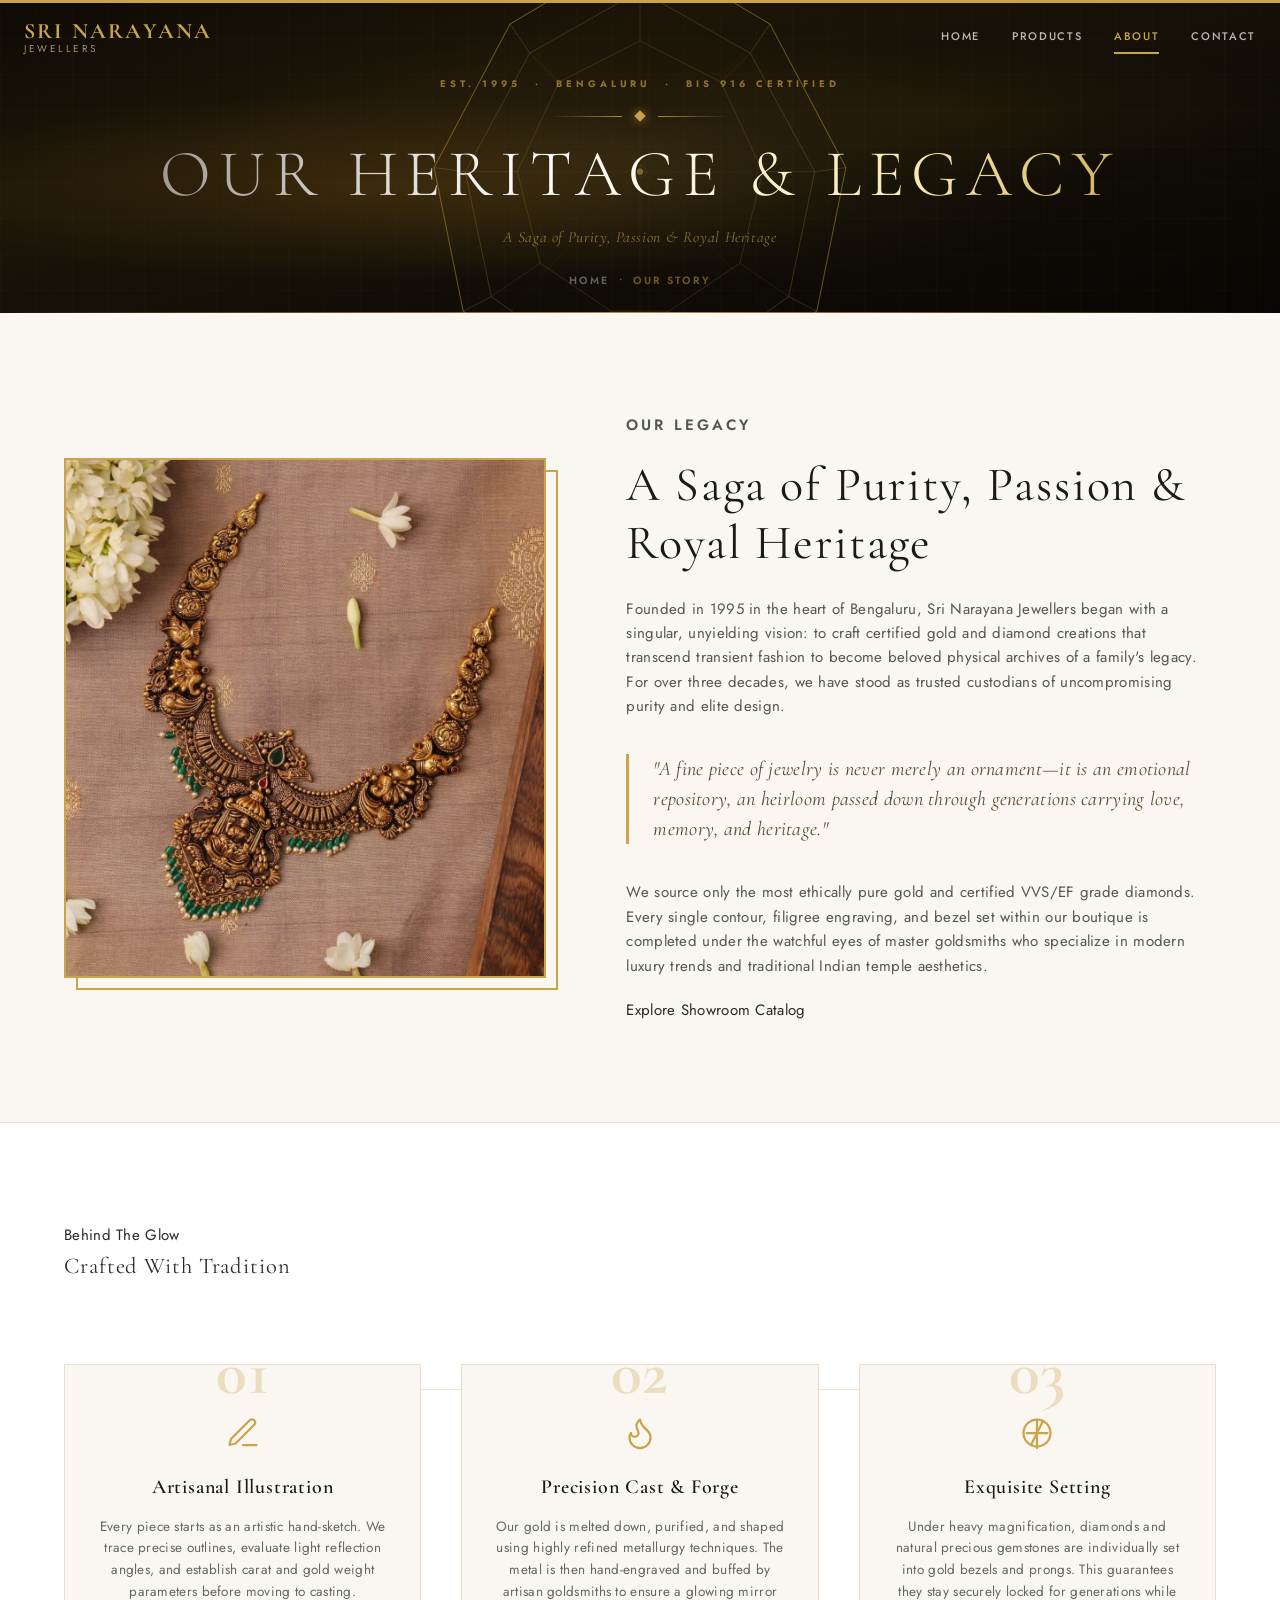
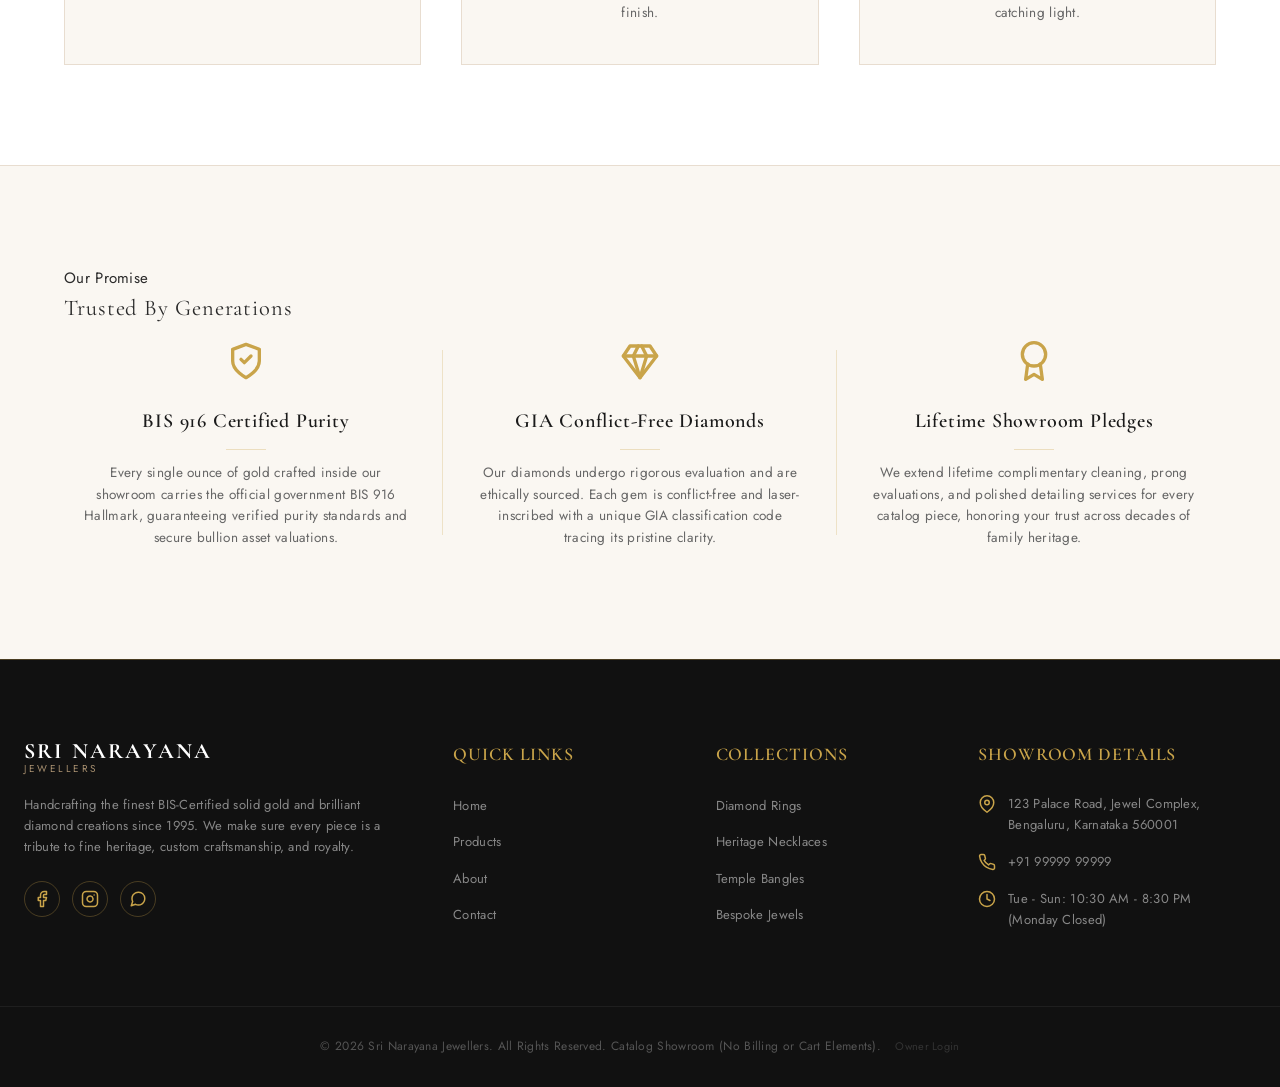
<file: about.html>
<!DOCTYPE html>
<html lang="en">
<head>
  <meta charset="UTF-8">
  <meta name="viewport" content="width=device-width, initial-scale=1.0">
  <title>Our Story & Heritage | Sri Narayana Jewellers</title>
  <meta name="description" content="Discover the legacy of Sri Narayana Jewellers. EST. 1995, we specialize in certified gold, masterfully detailed engraving, and bespoke luxury design consultation.">
  
  <!-- Typography & Google Fonts -->
  <link rel="preconnect" href="https://fonts.googleapis.com">
  <link rel="preconnect" href="https://fonts.gstatic.com" crossorigin>
  <link href="https://fonts.googleapis.com/css2?family=Cormorant+Garamond:ital,wght@0,300;0,400;0,500;0,600;0,700;1,400&family=Jost:wght@300;400;500;600;700&display=swap" rel="stylesheet">

  <style>
    /* === DESIGN SYSTEM & GLOBAL RESETS === */
    :root {
      --color-primary-bg: #faf7f2;       /* Cream/Ivory background */
      --color-dark-bg: #1a1a1a;          /* Deep charcoal primary dark */
      --color-dark-card: #252525;        /* Dark card background */
      --color-accent-gold: #c9a44a;      /* Rich warm gold primary */
      --color-nav-scrolled: #0d0d0d;     /* Deep black for navbar scroll */
      --color-text-dark: #2a2a2a;        /* High-contrast charcoal text */
      --color-text-muted: #5a4a35;       /* Muted warm tone */
      --color-text-light: #ffffff;
      --color-text-light-muted: #a89070; /* Muted gold tone */
      --color-divider-gold: rgba(201, 164, 74, 0.4);
      
      --font-headings: 'Cormorant Garamond', Georgia, serif;
      --font-body: 'Jost', sans-serif;
      
      --transition-smooth: all 0.3s cubic-bezier(0.25, 0.8, 0.25, 1);
      --transition-zoom: transform 0.5s cubic-bezier(0.25, 0.8, 0.25, 1);
    }

    * {
      box-sizing: border-box;
      margin: 0;
      padding: 0;
    }

    html {
      scroll-behavior: smooth;
    }

    body {
      background-color: var(--color-primary-bg);
      color: var(--color-text-dark);
      font-family: var(--font-body);
      font-size: 15px;
      line-height: 1.625;
      letter-spacing: 0.02em;
      overflow-x: hidden;
      -webkit-font-smoothing: antialiased;
    }

    /* Typography Defaults */
    h1, h2, h3, h4, h5, h6 {
      font-family: var(--font-headings);
      font-weight: 400;
      letter-spacing: 0.04em;
    }

    a {
      text-decoration: none;
      color: inherit;
      transition: var(--transition-smooth);
      cursor: pointer;
    }

    button {
      font-family: var(--font-body);
      cursor: pointer;
      border: none;
      background: none;
      transition: var(--transition-smooth);
    }

    /* Common Components & Utilities */
    .container {
      max-width: 1200px;
      margin: 0 auto;
      padding: 0 24px;
      width: 100%;
    }

    .container-wide {
      max-width: 1680px;
      margin: 0 auto;
      padding: 0 24px;
      width: 100%;
    }

    .section-padding {
      padding: 100px 0;
    }

    @media (max-width: 768px) {
      .section-padding {
        padding: 60px 0;
      }
    }

    .gold-divider {
      height: 1px;
      background-color: var(--color-accent-gold);
      opacity: 0.4;
      width: 60px;
      margin: 24px auto;
    }

    /* === SITE HEADER & NAVIGATION === */
    .site-header {
      position: fixed;
      top: 0;
      left: 0;
      width: 100%;
      z-index: 1000;
      transition: var(--transition-smooth);
      background-color: transparent;
    }

    .site-header.scrolled {
      background-color: var(--color-nav-scrolled);
      border-bottom: 1px solid rgba(201, 164, 74, 0.15);
      box-shadow: 0 4px 30px rgba(0, 0, 0, 0.35);
    }

    .gold-top-bar {
      background-color: var(--color-accent-gold);
      height: 3px;
      width: 100%;
    }

    .header-container {
      display: flex;
      justify-content: space-between;
      align-items: center;
      padding: 20px 24px;
      transition: var(--transition-smooth);
    }

    .site-header.scrolled .header-container {
      padding: 12px 24px;
    }

    /* Brand Logo */
    .logo {
      display: flex;
      flex-direction: column;
      line-height: 1;
      text-transform: uppercase;
    }

    .logo-main {
      font-family: var(--font-headings);
      font-size: 22px;
      font-weight: 700;
      letter-spacing: 0.1em;
      color: var(--color-accent-gold);
    }

    .logo-sub {
      font-family: var(--font-body);
      font-size: 10px;
      font-weight: 400;
      letter-spacing: 0.25em;
      color: var(--color-text-light-muted);
      margin-top: 2px;
    }

    /* Navigation Links */
    .nav-menu {
      display: flex;
      gap: 32px;
      align-items: center;
    }

    .nav-link {
      font-family: var(--font-body);
      font-size: 11px;
      font-weight: 500;
      letter-spacing: 0.15em;
      color: rgba(255, 255, 255, 0.7);
      text-transform: uppercase;
      padding: 8px 0;
      position: relative;
    }

    .nav-link:hover {
      color: var(--color-accent-gold);
    }

    .nav-link.active {
      color: var(--color-accent-gold);
    }

    .nav-link.active::after {
      content: '';
      position: absolute;
      bottom: 0;
      left: 0;
      width: 100%;
      height: 2px;
      background-color: var(--color-accent-gold);
    }

    /* Hamburger Button */
    .hamburger {
      display: none;
      flex-direction: column;
      justify-content: space-between;
      width: 24px;
      height: 18px;
      z-index: 1010;
    }

    .hamburger span {
      width: 100%;
      height: 2px;
      background-color: var(--color-accent-gold);
      transition: var(--transition-smooth);
    }

    @media (max-width: 768px) {
      .hamburger {
        display: flex;
      }
      .nav-menu {
        position: fixed;
        top: 0;
        right: -100%;
        width: 100%;
        height: 100vh;
        background-color: var(--color-dark-bg);
        flex-direction: column;
        justify-content: center;
        align-items: center;
        gap: 32px;
        transition: right 0.4s cubic-bezier(0.25, 0.8, 0.25, 1);
        z-index: 1005;
      }
      .nav-menu.open {
        right: 0;
      }
      .nav-link {
        font-size: 16px;
        color: #ffffff;
      }
      .hamburger.open span:nth-child(1) {
        transform: translateY(8px) rotate(45deg);
      }
      .hamburger.open span:nth-child(2) {
        opacity: 0;
      }
      .hamburger.open span:nth-child(3) {
        transform: translateY(-8px) rotate(-45deg);
      }
    }

    /* === PAGE HERO HEADER — JEWELLERY SHOWCASE === */
    .page-header {
      position: relative;
      height: 310px;
      background:
        radial-gradient(ellipse 70% 55% at 30% 60%, rgba(160, 110, 25, 0.22) 0%, transparent 55%),
        radial-gradient(ellipse 55% 45% at 75% 35%, rgba(100, 70, 10, 0.14) 0%, transparent 50%),
        linear-gradient(165deg, #0e0b05 0%, #1c1508 30%, #110e07 62%, #080604 100%);
      display: flex;
      align-items: center;
      justify-content: center;
      text-align: center;
      overflow: hidden;
      padding-top: 50px;
    }

    /* Gem-facet tessellated grid */
    .page-header::before {
      content: '';
      position: absolute;
      inset: 0;
      background-image:
        linear-gradient(32deg,  rgba(201,164,74,0.04) 1px, transparent 1px),
        linear-gradient(-32deg, rgba(201,164,74,0.04) 1px, transparent 1px),
        linear-gradient(90deg,  rgba(201,164,74,0.02) 1px, transparent 1px),
        linear-gradient(0deg,   rgba(201,164,74,0.02) 1px, transparent 1px);
      background-size: 72px 72px, 72px 72px, 36px 36px, 36px 36px;
      z-index: 1;
      pointer-events: none;
    }

    /* Central radial aura */
    .page-header::after {
      content: '';
      position: absolute;
      top: 50%; left: 50%;
      transform: translate(-50%, -50%);
      width: 75%; height: 85%;
      background: radial-gradient(ellipse at center,
        rgba(201,164,74,0.11) 0%,
        rgba(160,120,35,0.06) 38%,
        transparent 68%);
      z-index: 1;
      pointer-events: none;
    }

    /* === Large SVG diamond wireframe === */
    .hero-diamond-svg {
      position: absolute;
      top: 50%; left: 50%;
      transform: translate(-50%, -48%);
      width: min(520px, 88vw);
      height: auto;
      z-index: 2;
      pointer-events: none;
      opacity: 1;
      animation: diamondPulse 8s ease-in-out infinite;
    }

    @keyframes diamondPulse {
      0%, 100% { opacity: 0.55; transform: translate(-50%, -48%) scale(1);    }
      50%       { opacity: 0.75; transform: translate(-50%, -48%) scale(1.015); }
    }

    /* === 4-pointed sparkle stars === */
    .hero-sparkle {
      position: absolute;
      z-index: 3;
      pointer-events: none;
      width: var(--sz, 18px);
      height: var(--sz, 18px);
      opacity: 0;
      animation: sparklePop var(--dur, 3.5s) ease-in-out var(--d, 0s) infinite;
      background:
        linear-gradient(var(--color-accent-gold), var(--color-accent-gold)) center / 1px 100% no-repeat,
        linear-gradient(var(--color-accent-gold), var(--color-accent-gold)) center / 100% 1px no-repeat,
        linear-gradient(45deg,  transparent calc(50% - 0.5px), var(--color-accent-gold) calc(50% - 0.5px), var(--color-accent-gold) calc(50% + 0.5px), transparent calc(50% + 0.5px)),
        linear-gradient(-45deg, transparent calc(50% - 0.5px), var(--color-accent-gold) calc(50% - 0.5px), var(--color-accent-gold) calc(50% + 0.5px), transparent calc(50% + 0.5px));
    }

    @keyframes sparklePop {
      0%,100% { opacity: 0;   transform: scale(0.4) rotate(0deg);  }
      25%,75% { opacity: 0.9; transform: scale(1.1) rotate(20deg); }
      50%     { opacity: 0.6; transform: scale(0.8) rotate(45deg); }
    }

    /* Sparkle positions */
    .hs1  { top:14%; left:5%;  --sz:14px; --dur:3.2s; --d:0s;    }
    .hs2  { top:55%; left:3%;  --sz:9px;  --dur:4.5s; --d:0.9s;  }
    .hs3  { top:78%; left:11%; --sz:12px; --dur:3.8s; --d:1.7s;  }
    .hs4  { top:12%; left:22%; --sz:7px;  --dur:5.2s; --d:2.3s;  }
    .hs5  { top:85%; left:32%; --sz:10px; --dur:3.5s; --d:0.4s;  }
    .hs6  { top:10%; left:63%; --sz:8px;  --dur:4.8s; --d:1.1s;  }
    .hs7  { top:18%; left:80%; --sz:16px; --dur:3.3s; --d:2.6s;  }
    .hs8  { top:50%; left:91%; --sz:11px; --dur:4.1s; --d:0.2s;  }
    .hs9  { top:80%; left:84%; --sz:8px;  --dur:5.5s; --d:1.9s;  }
    .hs10 { top:30%; left:96%; --sz:14px; --dur:3.9s; --d:0.7s;  }
    .hs11 { top:90%; left:56%; --sz:6px;  --dur:4.4s; --d:3.1s;  }
    .hs12 { top:8%;  left:47%; --sz:10px; --dur:6.0s; --d:1.4s;  }

    /* Gold glowing bottom edge */
    .hero-bottom-rule {
      position: absolute;
      bottom: 0; left: 0; right: 0;
      height: 1px;
      background: linear-gradient(90deg,
        transparent 0%,
        rgba(201,164,74,0.4) 20%,
        rgba(201,164,74,0.85) 50%,
        rgba(201,164,74,0.4) 80%,
        transparent 100%);
      z-index: 4;
    }

    /* Content layer */
    .page-header-content {
      position: relative;
      z-index: 5;
      padding: 0 24px;
    }

    .page-header-eyebrow {
      display: block;
      font-family: var(--font-body);
      font-size: 9.5px;
      font-weight: 700;
      letter-spacing: 0.42em;
      text-transform: uppercase;
      color: rgba(201, 164, 74, 0.65);
      margin-bottom: 20px;
    }

    /* Gold ornament rule ── ◆ ── */
    .hero-ornament {
      display: flex;
      align-items: center;
      justify-content: center;
      gap: 14px;
      margin-bottom: 18px;
    }

    .hero-ornament-line {
      height: 1px;
      width: 70px;
      background: linear-gradient(90deg, transparent, rgba(201,164,74,0.8));
    }

    .hero-ornament-line.r {
      background: linear-gradient(90deg, rgba(201,164,74,0.8), transparent);
    }

    .hero-ornament-diamond {
      width: 8px;
      height: 8px;
      background: var(--color-accent-gold);
      transform: rotate(45deg);
      flex-shrink: 0;
      box-shadow: 0 0 10px rgba(201,164,74,0.6), 0 0 20px rgba(201,164,74,0.2);
    }

    /* Title with gold shimmer sweep */
    .page-header h1 {
      font-family: var(--font-headings);
      font-size: clamp(34px, 5.5vw, 66px);
      font-weight: 300;
      letter-spacing: 0.12em;
      text-transform: uppercase;
      margin-bottom: 14px;
      line-height: 1.1;
      background: linear-gradient(
        100deg,
        rgba(255,255,255,0.55) 0%,
        #ffffff 18%,
        #f7e8b0 36%,
        #c9a44a 48%,
        #f7e8b0 60%,
        #ffffff 78%,
        rgba(255,255,255,0.55) 100%
      );
      background-size: 220% auto;
      -webkit-background-clip: text;
      -webkit-text-fill-color: transparent;
      background-clip: text;
      animation: titleShimmer 5s linear infinite;
    }

    @keyframes titleShimmer {
      from { background-position: 0%   center; }
      to   { background-position: 220% center; }
    }

    .page-header-tagline {
      font-family: var(--font-headings);
      font-style: italic;
      font-size: 15.5px;
      color: rgba(201, 164, 74, 0.65);
      letter-spacing: 0.04em;
      margin-bottom: 22px;
    }

    .breadcrumbs {
      font-family: var(--font-body);
      font-size: 10.5px;
      font-weight: 600;
      letter-spacing: 0.18em;
      color: rgba(201,164,74,0.5);
      text-transform: uppercase;
    }

    .breadcrumbs a {
      color: rgba(255,255,255,0.35);
      transition: var(--transition-smooth);
    }

    .breadcrumbs a:hover {
      color: var(--color-accent-gold);
    }

    /* === "OUR LEGACY" EDITORIAL SECTION === */
    .about-legacy-section {
      background-color: var(--color-primary-bg);
    }

    .about-grid {
      display: grid;
      grid-template-columns: 0.9fr 1.1fr;
      gap: 80px;
      align-items: center;
    }

    @media (max-width: 768px) {
      .about-grid {
        grid-template-columns: 1fr;
        gap: 40px;
      }
    }

    /* Tall Portrait Left Image with Gold offsets */
    .about-img-box {
      position: relative;
      width: 100%;
    }

    .about-img-wrapper {
      position: relative;
      border: 2px solid var(--color-accent-gold);
      padding: 0;
      width: 100%;
      height: 520px;
      z-index: 2;
    }

    @media (max-width: 768px) {
      .about-img-wrapper {
        height: 380px;
      }
    }

    .about-img-box img {
      width: 100%;
      height: 100%;
      object-fit: cover;
      display: block;
    }

    .about-img-decor-frame {
      position: absolute;
      top: 12px;
      left: 12px;
      width: 100%;
      height: 100%;
      border: 2px solid var(--color-accent-gold);
      z-index: 1;
      pointer-events: none;
      transition: var(--transition-smooth);
    }

    .about-img-box:hover .about-img-decor-frame {
      transform: translate(4px, 4px);
    }

    /* Right Copy Text */
    .about-subtitle {
      font-family: var(--font-body);
      font-size: 11px;
      font-weight: 600;
      letter-spacing: 0.2em;
      text-transform: uppercase;
      color: var(--color-accent-gold);
      margin-bottom: 12px;
      display: block;
    }

    #aboutTextContent h3 {
      font-family: var(--font-headings);
      font-size: clamp(32px, 4.5vw, 48px);
      font-weight: 400;
      color: #1a1a1a;
      line-height: 1.2;
      margin-bottom: 24px;
    }

    #aboutTextContent p {
      color: #555555;
      font-size: 15px;
      margin-bottom: 20px;
    }

    .highlight-quote {
      border-left: 3px solid var(--color-accent-gold);
      font-family: var(--font-headings);
      font-style: italic;
      font-size: 20px;
      color: var(--color-text-muted);
      padding-left: 24px;
      margin: 36px 0;
      line-height: 1.5;
    }

    /* === PROCESS STEPS HORIZONTAL TIMELINE === */
    .about-crafted-section {
      background-color: #ffffff;
      border-top: 1px solid #e8ddd0;
    }

    .process-grid {
      display: grid;
      grid-template-columns: repeat(3, 1fr);
      gap: 40px;
      position: relative;
      margin-top: 80px;
    }

    /* Horizontal connecting line on desktop */
    @media (min-width: 769px) {
      .process-grid::before {
        content: '';
        position: absolute;
        top: 25px; /* Aligns with SVG top boundary area */
        left: 15%;
        width: 70%;
        height: 1px;
        background-color: var(--color-accent-gold);
        opacity: 0.3;
        z-index: 0;
      }
    }

    @media (max-width: 768px) {
      .process-grid {
        grid-template-columns: 1fr;
        gap: 60px;
      }
    }

    .process-card {
      position: relative;
      background: var(--color-primary-bg);
      border: 1px solid #e8ddd0;
      padding: 40px 30px;
      text-align: center;
      transition: var(--transition-smooth);
      z-index: 1;
    }

    .process-card:hover {
      border-color: var(--color-accent-gold);
      box-shadow: 0 10px 30px rgba(0, 0, 0, 0.04);
      transform: translateY(-5px);
    }

    .process-num {
      position: absolute;
      top: -24px;
      left: 50%;
      transform: translateX(-50%);
      font-family: var(--font-headings);
      font-size: 64px;
      font-weight: 700;
      color: var(--color-accent-gold);
      opacity: 0.3;
      z-index: -1;
      line-height: 1;
      user-select: none;
    }

    .process-card svg {
      margin: 10px auto 20px auto;
      color: var(--color-accent-gold);
      display: block;
      position: relative;
      z-index: 2;
    }

    .process-card h4 {
      font-family: var(--font-headings);
      font-size: 20px;
      font-weight: 600;
      color: #1a1a1a;
      margin-bottom: 12px;
    }

    .process-card p {
      font-family: var(--font-body);
      font-size: 13.5px;
      color: #666666;
      line-height: 1.6;
    }

    /* === TRUST SIGNALS / TRUSTED BY GENERATIONS === */
    .about-trusted-section {
      background-color: var(--color-primary-bg);
      border-top: 1px solid #e8ddd0;
    }

    .trusted-generations-grid {
      display: grid;
      grid-template-columns: repeat(3, 1fr);
      gap: 30px;
    }

    @media (max-width: 900px) {
      .trusted-generations-grid {
        grid-template-columns: 1fr;
        gap: 40px;
      }
    }

    .trusted-pillar-card {
      text-align: center;
      padding: 10px 20px;
      position: relative;
    }

    @media (min-width: 901px) {
      .trusted-pillar-card:not(:last-child)::after {
        content: '';
        position: absolute;
        top: 10%;
        right: -15px;
        height: 80%;
        width: 1px;
        background-color: rgba(201, 164, 74, 0.25);
      }
    }

    .trusted-icon-box {
      margin: 0 auto 20px auto;
      width: 48px;
      height: 48px;
      color: var(--color-accent-gold);
      display: flex;
      align-items: center;
      justify-content: center;
    }

    .trusted-icon-box svg {
      width: 40px;
      height: 40px;
    }

    .trusted-pillar-card h4 {
      font-family: var(--font-headings);
      font-size: 20px;
      font-weight: 600;
      color: #1a1a1a;
      margin-bottom: 12px;
    }

    .trusted-divider {
      height: 1px;
      background-color: var(--color-accent-gold);
      opacity: 0.3;
      width: 40px;
      margin: 12px auto;
    }

    .trusted-pillar-card p {
      font-family: var(--font-body);
      font-size: 13.5px;
      color: #666666;
      line-height: 1.6;
    }

    /* === PREMIUM FOOTER === */
    .site-footer {
      background-color: #111111;
      color: #888888;
      border-top: 1px solid rgba(201, 164, 74, 0.3);
      padding-top: 80px;
      position: relative;
    }

    .footer-top {
      padding-bottom: 60px;
    }

    .footer-grid {
      display: grid;
      grid-template-columns: 1.4fr 0.8fr 0.8fr 1fr;
      gap: 40px;
    }

    @media (max-width: 1024px) {
      .footer-grid {
        grid-template-columns: 1fr 1fr;
      }
    }

    @media (max-width: 768px) {
      .footer-grid {
        grid-template-columns: 1fr;
        gap: 30px;
      }
    }

    .footer-brand p {
      font-size: 13px;
      line-height: 1.625;
      margin: 20px 0;
    }

    .footer-title {
      font-family: var(--font-headings);
      font-size: 18px;
      font-weight: 600;
      color: var(--color-accent-gold);
      margin-bottom: 24px;
      letter-spacing: 0.05em;
      text-transform: uppercase;
    }

    .footer-links {
      list-style: none;
    }

    .footer-links li {
      margin-bottom: 12px;
    }

    .footer-links a {
      font-size: 13px;
      color: #888888;
      transition: var(--transition-smooth);
    }

    .footer-links a:hover {
      color: var(--color-accent-gold);
      padding-left: 4px;
    }

    .footer-contact {
      list-style: none;
    }

    .footer-contact li {
      display: flex;
      gap: 12px;
      align-items: flex-start;
      margin-bottom: 16px;
      font-size: 13px;
    }

    .footer-contact li svg {
      color: var(--color-accent-gold);
      flex-shrink: 0;
      margin-top: 2px;
    }

    .footer-socials {
      display: flex;
      gap: 12px;
      margin-top: 24px;
    }

    .social-icon {
      display: flex;
      align-items: center;
      justify-content: center;
      width: 36px;
      height: 36px;
      border-radius: 50%;
      border: 1px solid rgba(201, 164, 74, 0.3);
      color: var(--color-accent-gold);
      transition: var(--transition-smooth);
    }

    .social-icon:hover {
      background-color: var(--color-accent-gold);
      color: #111111;
      transform: translateY(-3px);
    }

    .footer-bottom {
      border-top: 1px solid rgba(255, 255, 255, 0.06);
      padding: 30px 0;
      text-align: center;
    }

    .footer-bottom p {
      font-size: 12px;
      color: #555555;
    }

    .owner-login-subtle {
      font-size: 11px;
      color: #333333;
      text-decoration: none;
      margin-left: 10px;
      transition: color 0.3s ease;
      cursor: pointer;
    }

    .owner-login-subtle:hover {
      color: #555555;
    }

    /* === SCROLL TO TOP BUTTON === */
    .scroll-to-top {
      position: fixed;
      bottom: 30px;
      right: 30px;
      width: 40px;
      height: 40px;
      border: 1px solid var(--color-accent-gold);
      background-color: rgba(26, 26, 26, 0.95);
      color: var(--color-accent-gold);
      display: flex;
      align-items: center;
      justify-content: center;
      opacity: 0;
      visibility: hidden;
      transition: var(--transition-smooth);
      z-index: 999;
      cursor: pointer;
    }

    .scroll-to-top.visible {
      opacity: 1;
      visibility: visible;
    }

    .scroll-to-top:hover {
      background-color: var(--color-accent-gold);
      color: #1a1a1a;
      transform: translateY(-3px);
    }




  </style>
</head>
<body>

  <!-- Thin gold top bar above navbar -->
  <div class="gold-top-bar"></div>

  <!-- --- 1. SITE HEADER (STICKY NAVIGATION) --- -->
  <header class="site-header" id="siteHeader">
    <div class="container-wide header-container">
      <a href="index.html" class="logo" id="logoLink">
        <span class="logo-main">Sri Narayana</span>
        <span class="logo-sub">Jewellers</span>
      </a>

      <nav class="nav-menu" id="navMenu">
        <a href="index.html" class="nav-link" id="navHome">Home</a>
        <a href="products.html" class="nav-link" id="navCatalog">Products</a>
        <a href="about.html" class="nav-link active" id="navAbout">About</a>
        <a href="contact.html" class="nav-link" id="navContact">Contact</a>
      </nav>

      <button class="hamburger" id="hamburgerBtn" aria-label="Toggle Navigation Menu">
        <span></span>
        <span></span>
        <span></span>
      </button>
    </div>
  </header>

  <!-- --- 2. PAGE HERO HEADER --- -->
  <section class="page-header" id="pageHeader">

    <!-- Brilliant-cut diamond wireframe background -->
    <svg class="hero-diamond-svg" viewBox="0 0 500 460" fill="none" xmlns="http://www.w3.org/2000/svg">
      <!-- Outer crown boundary -->
      <polygon points="250,18 375,92 448,230 420,368 310,448 190,448 80,368 52,230 125,92" stroke="rgba(201,164,74,0.45)" stroke-width="1"/>
      <!-- Second ring -->
      <polygon points="250,60 356,120 418,234 393,354 296,424 204,424 107,354 82,234 144,120" stroke="rgba(201,164,74,0.28)" stroke-width="0.8"/>
      <!-- Table (inner octagon) -->
      <polygon points="250,108 328,148 368,234 346,322 278,368 222,368 154,322 132,234 172,148" stroke="rgba(201,164,74,0.22)" stroke-width="0.8"/>
      <!-- Star facets outer→second -->
      <line x1="250" y1="18"  x2="250" y2="60"  stroke="rgba(201,164,74,0.3)" stroke-width="0.7"/>
      <line x1="375" y1="92"  x2="356" y2="120" stroke="rgba(201,164,74,0.3)" stroke-width="0.7"/>
      <line x1="448" y1="230" x2="418" y2="234" stroke="rgba(201,164,74,0.3)" stroke-width="0.7"/>
      <line x1="420" y1="368" x2="393" y2="354" stroke="rgba(201,164,74,0.3)" stroke-width="0.7"/>
      <line x1="310" y1="448" x2="296" y2="424" stroke="rgba(201,164,74,0.3)" stroke-width="0.7"/>
      <line x1="190" y1="448" x2="204" y2="424" stroke="rgba(201,164,74,0.3)" stroke-width="0.7"/>
      <line x1="80"  y1="368" x2="107" y2="354" stroke="rgba(201,164,74,0.3)" stroke-width="0.7"/>
      <line x1="52"  y1="230" x2="82"  y2="234" stroke="rgba(201,164,74,0.3)" stroke-width="0.7"/>
      <line x1="125" y1="92"  x2="144" y2="120" stroke="rgba(201,164,74,0.3)" stroke-width="0.7"/>
      <!-- Star facets second→table -->
      <line x1="356" y1="120" x2="328" y2="148" stroke="rgba(201,164,74,0.2)" stroke-width="0.6"/>
      <line x1="418" y1="234" x2="368" y2="234" stroke="rgba(201,164,74,0.2)" stroke-width="0.6"/>
      <line x1="393" y1="354" x2="346" y2="322" stroke="rgba(201,164,74,0.2)" stroke-width="0.6"/>
      <line x1="296" y1="424" x2="278" y2="368" stroke="rgba(201,164,74,0.2)" stroke-width="0.6"/>
      <line x1="204" y1="424" x2="222" y2="368" stroke="rgba(201,164,74,0.2)" stroke-width="0.6"/>
      <line x1="107" y1="354" x2="154" y2="322" stroke="rgba(201,164,74,0.2)" stroke-width="0.6"/>
      <line x1="82"  y1="234" x2="132" y2="234" stroke="rgba(201,164,74,0.2)" stroke-width="0.6"/>
      <line x1="144" y1="120" x2="172" y2="148" stroke="rgba(201,164,74,0.2)" stroke-width="0.6"/>
      <line x1="250" y1="60"  x2="250" y2="108" stroke="rgba(201,164,74,0.2)" stroke-width="0.6"/>
      <!-- Internal cross lines (main axes through center) -->
      <line x1="82"  y1="234" x2="418" y2="234" stroke="rgba(201,164,74,0.1)" stroke-width="0.5"/>
      <line x1="250" y1="60"  x2="250" y2="424" stroke="rgba(201,164,74,0.1)" stroke-width="0.5"/>
      <line x1="125" y1="92"  x2="375" y2="368" stroke="rgba(201,164,74,0.08)" stroke-width="0.5"/>
      <line x1="375" y1="92"  x2="125" y2="368" stroke="rgba(201,164,74,0.08)" stroke-width="0.5"/>
      <!-- Centre glow dot -->
      <circle cx="250" cy="234" r="3" fill="rgba(201,164,74,0.5)"/>
      <circle cx="250" cy="234" r="6" fill="none" stroke="rgba(201,164,74,0.2)" stroke-width="0.5"/>
    </svg>

    <!-- 12 twinkling sparkle stars -->
    <div class="hero-sparkle hs1"></div>
    <div class="hero-sparkle hs2"></div>
    <div class="hero-sparkle hs3"></div>
    <div class="hero-sparkle hs4"></div>
    <div class="hero-sparkle hs5"></div>
    <div class="hero-sparkle hs6"></div>
    <div class="hero-sparkle hs7"></div>
    <div class="hero-sparkle hs8"></div>
    <div class="hero-sparkle hs9"></div>
    <div class="hero-sparkle hs10"></div>
    <div class="hero-sparkle hs11"></div>
    <div class="hero-sparkle hs12"></div>

    <!-- Gold bottom edge glow -->
    <div class="hero-bottom-rule"></div>

    <div class="page-header-content">
      <span class="page-header-eyebrow">Est. 1995 &nbsp;·&nbsp; Bengaluru &nbsp;·&nbsp; BIS 916 Certified</span>
      <div class="hero-ornament">
        <div class="hero-ornament-line"></div>
        <div class="hero-ornament-diamond"></div>
        <div class="hero-ornament-line r"></div>
      </div>
      <h1>Our Heritage & Legacy</h1>
      <p class="page-header-tagline">A Saga of Purity, Passion & Royal Heritage</p>
      <div class="breadcrumbs">
        <a href="index.html">Home</a> &nbsp;•&nbsp; <span>Our Story</span>
      </div>
    </div>
  </section>

  <!-- --- 3. "OUR LEGACY" EDITORIAL SECTION --- -->
  <section class="section-padding about-legacy-section" id="ourLegacy">
    <div class="container">
      <div class="about-grid">
        <!-- Visual Portrait Wrapper (Left Side) -->
        <div class="about-img-box" id="aboutImgBox">
          <div class="about-img-wrapper">
            <!-- Swap broken static image for valid necklaces/n1.jpg -->
            <img src="images/necklaces/nizam_royal_emerald_choker.jpg" alt="Exquisite Jewelry Craftsmanship at Sri Narayana Jewellers">
          </div>
          <!-- Offset frame decor -->
          <div class="about-img-decor-frame"></div>
        </div>

        <!-- Copy and Text Content (Right Side) -->
        <div id="aboutTextContent">
          <p class="about-subtitle">Our Legacy</p>
          <h3>A Saga of Purity, Passion & Royal Heritage</h3>
          <p>Founded in 1995 in the heart of Bengaluru, Sri Narayana Jewellers began with a singular, unyielding vision: to craft certified gold and diamond creations that transcend transient fashion to become beloved physical archives of a family's legacy. For over three decades, we have stood as trusted custodians of uncompromising purity and elite design.</p>
          
          <div class="highlight-quote">
            "A fine piece of jewelry is never merely an ornament—it is an emotional repository, an heirloom passed down through generations carrying love, memory, and heritage."
          </div>

          <p>We source only the most ethically pure gold and certified VVS/EF grade diamonds. Every single contour, filigree engraving, and bezel set within our boutique is completed under the watchful eyes of master goldsmiths who specialize in modern luxury trends and traditional Indian temple aesthetics.</p>
          
          <a href="products.html" class="btn btn-primary" id="aboutCatalogBtn">Explore Showroom Catalog</a>
        </div>
      </div>
    </div>
  </section>

  <!-- --- 4. "CRAFTED WITH TRADITION" WORKSHOP PROCESS --- -->
  <section class="collections-section section-padding about-crafted-section" id="craftedTradition">
    <div class="container">
      <div class="section-title">
        <p>Behind The Glow</p>
        <h2>Crafted With Tradition</h2>
      </div>

      <div class="process-grid">
        <!-- Step 1: Design -->
        <div class="process-card" id="processStep1">
          <span class="process-num">01</span>
          <!-- Pencil & Ruler SVG Icon -->
          <svg xmlns="http://www.w3.org/2000/svg" width="36" height="36" viewBox="0 0 24 24" fill="none" stroke="currentColor" stroke-width="1.5" stroke-linecap="round" stroke-linejoin="round">
            <path d="M12 20h9"/>
            <path d="M16.5 3.5a2.121 2.121 0 0 1 3 3L7 19l-4 1 1-4L16.5 3.5z"/>
          </svg>
          <h4>Artisanal Illustration</h4>
          <p>Every piece starts as an artistic hand-sketch. We trace precise outlines, evaluate light reflection angles, and establish carat and gold weight parameters before moving to casting.</p>
        </div>

        <!-- Step 2: Casting -->
        <div class="process-card" id="processStep2">
          <span class="process-num">02</span>
          <!-- Flame SVG Icon -->
          <svg xmlns="http://www.w3.org/2000/svg" width="36" height="36" viewBox="0 0 24 24" fill="none" stroke="currentColor" stroke-width="1.5" stroke-linecap="round" stroke-linejoin="round">
            <path d="M8.5 14.5A2.5 2.5 0 0 0 11 12c0-1.38-.5-2-1-3-1.072-2.143-.224-4.054 2-6 .5 2.5 2 4.9 4 6.5 2 1.6 3 3.5 3 5.5a7 7 0 1 1-14 0c0-1.153.433-2.294 1-3a2.5 2.5 0 0 0 2.5 2.5z"/>
          </svg>
          <h4>Precision Cast & Forge</h4>
          <p>Our gold is melted down, purified, and shaped using highly refined metallurgy techniques. The metal is then hand-engraved and buffed by artisan goldsmiths to ensure a glowing mirror finish.</p>
        </div>

        <!-- Step 3: Setting -->
        <div class="process-card" id="processStep3">
          <span class="process-num">03</span>
          <!-- Gem SVG Icon -->
          <svg xmlns="http://www.w3.org/2000/svg" width="36" height="36" viewBox="0 0 24 24" fill="none" stroke="currentColor" stroke-width="1.5" stroke-linecap="round" stroke-linejoin="round">
            <path d="M12 3v19"/>
            <path d="M5 12h14"/>
            <path d="m12 12 4-8"/>
            <path d="m12 12-4 8"/>
            <circle cx="12" cy="12" r="9"/>
          </svg>
          <h4>Exquisite Setting</h4>
          <p>Under heavy magnification, diamonds and natural precious gemstones are individually set into gold bezels and prongs. This guarantees they stay securely locked for generations while catching light.</p>
        </div>
      </div>
    </div>
  </section>

  <!-- --- 5. "TRUSTED BY GENERATIONS" SECTION --- -->
  <section class="section-padding about-trusted-section" id="trustedGenerations">
    <div class="container">
      <div class="section-title">
        <p>Our Promise</p>
        <h2>Trusted By Generations</h2>
      </div>

      <div class="trusted-generations-grid">
        <!-- Pillar 1: Hallmark -->
        <div class="trusted-pillar-card">
          <div class="trusted-icon-box">
            <!-- Shield with Checkmark Icon -->
            <svg xmlns="http://www.w3.org/2000/svg" width="24" height="24" viewBox="0 0 24 24" fill="none" stroke="currentColor" stroke-width="2" stroke-linecap="round" stroke-linejoin="round">
              <path d="M12 22s8-4 8-10V5l-8-3-8 3v7c0 6 8 10 8 10z"/>
              <path d="m9 11 2 2 4-4"/>
            </svg>
          </div>
          <h4>BIS 916 Certified Purity</h4>
          <div class="trusted-divider"></div>
          <p>Every single ounce of gold crafted inside our showroom carries the official government BIS 916 Hallmark, guaranteeing verified purity standards and secure bullion asset valuations.</p>
        </div>

        <!-- Pillar 2: GIA Diamonds -->
        <div class="trusted-pillar-card">
          <div class="trusted-icon-box">
            <!-- Diamond Icon -->
            <svg xmlns="http://www.w3.org/2000/svg" width="24" height="24" viewBox="0 0 24 24" fill="none" stroke="currentColor" stroke-width="2" stroke-linecap="round" stroke-linejoin="round">
              <path d="M6 3h12l4 6-10 13L2 9z"/>
              <path d="M11 3 8 9l4 13 4-13-3-6"/>
              <path d="M2 9h20"/>
            </svg>
          </div>
          <h4>GIA Conflict-Free Diamonds</h4>
          <div class="trusted-divider"></div>
          <p>Our diamonds undergo rigorous evaluation and are ethically sourced. Each gem is conflict-free and laser-inscribed with a unique GIA classification code tracing its pristine clarity.</p>
        </div>

        <!-- Pillar 3: Legacy Value -->
        <div class="trusted-pillar-card">
          <div class="trusted-icon-box">
            <!-- Award/Ribbon Icon -->
            <svg xmlns="http://www.w3.org/2000/svg" width="24" height="24" viewBox="0 0 24 24" fill="none" stroke="currentColor" stroke-width="2" stroke-linecap="round" stroke-linejoin="round">
              <circle cx="12" cy="8" r="7"/>
              <polyline points="8.21 13.89 7 23 12 20 17 23 15.79 13.88"/>
            </svg>
          </div>
          <h4>Lifetime Showroom Pledges</h4>
          <div class="trusted-divider"></div>
          <p>We extend lifetime complimentary cleaning, prong evaluations, and polished detailing services for every catalog piece, honoring your trust across decades of family heritage.</p>
        </div>
      </div>
    </div>
  </section>

  <!-- --- 6. PREMIUM FOOTER --- -->
  <footer class="site-footer">
    <div class="container-wide footer-top">
      <div class="footer-grid">
        <!-- Brand Info -->
        <div class="footer-brand">
          <a href="index.html" class="logo" style="margin-bottom: 20px;">
            <span class="logo-main" style="color: var(--color-text-light);">Sri Narayana</span>
            <span class="logo-sub">Jewellers</span>
          </a>
          <p>Handcrafting the finest BIS-Certified solid gold and brilliant diamond creations since 1995. We make sure every piece is a tribute to fine heritage, custom craftsmanship, and royalty.</p>
          <div class="footer-socials">
            <a href="https://facebook.com" class="social-icon" aria-label="Facebook" target="_blank">
              <svg xmlns="http://www.w3.org/2000/svg" width="18" height="18" viewBox="0 0 24 24" fill="none" stroke="currentColor" stroke-width="2" stroke-linecap="round" stroke-linejoin="round"><path d="M18 2h-3a5 5 0 0 0-5 5v3H7v4h3v8h4v-8h3l1-4h-4V7a1 1 0 0 1 1-1h3z"/></svg>
            </a>
            <a href="https://instagram.com" class="social-icon" aria-label="Instagram" target="_blank">
              <svg xmlns="http://www.w3.org/2000/svg" width="18" height="18" viewBox="0 0 24 24" fill="none" stroke="currentColor" stroke-width="2" stroke-linecap="round" stroke-linejoin="round"><rect x="2" y="2" width="20" height="20" rx="5" ry="5"/><path d="M16 11.37A4 4 0 1 1 12.63 8 4 4 0 0 1 16 11.37z"/><line x1="17.5" y1="6.5" x2="17.51" y2="6.5"/></svg>
            </a>
            <a href="https://wa.me/919999999999?text=Hello%20Sri Narayana%20Jewellers!%20I%20am%20visiting%20your%20website%20and%20would%20love%20to%20chat%20with%20a%20showroom%20consultant." class="social-icon" aria-label="WhatsApp" target="_blank">
              <svg xmlns="http://www.w3.org/2000/svg" width="18" height="18" viewBox="0 0 24 24" fill="none" stroke="currentColor" stroke-width="2" stroke-linecap="round" stroke-linejoin="round"><path d="M21 11.5a8.38 8.38 0 0 1-.9 3.8 8.5 8.5 0 0 1-7.6 4.7 8.38 8.38 0 0 1-3.8-.9L3 21l1.9-5.7a8.38 8.38 0 0 1-.9-3.8 8.5 8.5 0 0 1 4.7-7.6 8.38 8.38 0 0 1 3.8-.9h.5a8.48 8.48 0 0 1 8 8v.5z"/></svg>
            </a>
          </div>
        </div>

        <!-- Quick Links -->
        <div>
          <h3 class="footer-title">Quick Links</h3>
          <ul class="footer-links">
            <li><a href="index.html">Home</a></li>
            <li><a href="products.html">Products</a></li>
            <li><a href="about.html">About</a></li>
            <li><a href="contact.html">Contact</a></li>
          </ul>
        </div>

        <!-- Collections -->
        <div>
          <h3 class="footer-title">Collections</h3>
          <ul class="footer-links">
            <li><a href="products.html?filter=rings">Diamond Rings</a></li>
            <li><a href="products.html?filter=necklaces">Heritage Necklaces</a></li>
            <li><a href="products.html?filter=bracelets">Temple Bangles</a></li>
            <li><a href="products.html?filter=rings">Bespoke Jewels</a></li>
          </ul>
        </div>

        <!-- Showroom Details -->
        <div>
          <h3 class="footer-title">Showroom Details</h3>
          <ul class="footer-contact">
            <li>
              <svg xmlns="http://www.w3.org/2000/svg" width="18" height="18" viewBox="0 0 24 24" fill="none" stroke="currentColor" stroke-width="2" stroke-linecap="round" stroke-linejoin="round"><path d="M21 10c0 7-9 13-9 13s-9-6-9-13a9 9 0 0 1 18 0z"/><circle cx="12" cy="10" r="3"/></svg>
              <span>123 Palace Road, Jewel Complex,<br>Bengaluru, Karnataka 560001</span>
            </li>
            <li>
              <svg xmlns="http://www.w3.org/2000/svg" width="18" height="18" viewBox="0 0 24 24" fill="none" stroke="currentColor" stroke-width="2" stroke-linecap="round" stroke-linejoin="round"><path d="M22 16.92v3a2 2 0 0 1-2.18 2 19.79 19.79 0 0 1-8.63-3.07 19.5 19.5 0 0 1-6-6 19.79 19.79 0 0 1-3.07-8.67A2 2 0 0 1 4.11 2h3a2 2 0 0 1 2 1.72 12.84 12.84 0 0 0 .7 2.81 2 2 0 0 1-.45 2.11L8.09 9.91a16 16 0 0 0 6 6l1.27-1.27a2 2 0 0 1 2.11-.45 12.84 12.84 0 0 0 2.81.7A2 2 0 0 1 22 16.92z"/></svg>
              <span>+91 99999 99999</span>
            </li>
            <li>
              <svg xmlns="http://www.w3.org/2000/svg" width="18" height="18" viewBox="0 0 24 24" fill="none" stroke="currentColor" stroke-width="2" stroke-linecap="round" stroke-linejoin="round"><circle cx="12" cy="12" r="10"/><polyline points="12 6 12 12 16 14"/></svg>
              <span>Tue - Sun: 10:30 AM - 8:30 PM<br>(Monday Closed)</span>
            </li>
          </ul>
        </div>
      </div>
    </div>

    <!-- Copyright -->
    <div class="footer-bottom">
      <div class="container-wide">
        <p>
          &copy; 2026 Sri Narayana Jewellers. All Rights Reserved. Catalog Showroom (No Billing or Cart Elements).
          <a href="https://billing-app-link.com" target="_blank" class="owner-login-subtle" id="ownerLoginBtn" title="Redirect to Owner Billing App">Owner Login</a>
        </p>
      </div>
    </div>
  </footer>

  <!-- Scroll to Top Button -->
  <button class="scroll-to-top" id="scrollToTopBtn" aria-label="Scroll to Top">
    <svg xmlns="http://www.w3.org/2000/svg" width="20" height="20" viewBox="0 0 24 24" fill="none" stroke="currentColor" stroke-width="2.5" stroke-linecap="round" stroke-linejoin="round">
      <line x1="12" y1="19" x2="12" y2="5"></line>
      <polyline points="5 12 12 5 19 12"></polyline>
    </svg>
  </button>





  <script>
    document.addEventListener('DOMContentLoaded', () => {
      // 1. STICKY HEADER FROSTED EFFECT ON SCROLL
      const header = document.getElementById('siteHeader');
      const handleScroll = () => {
        if (header) {
          if (window.scrollY > 50) {
            header.classList.add('scrolled');
          } else {
            header.classList.remove('scrolled');
          }
        }
      };
      window.addEventListener('scroll', handleScroll);
      handleScroll(); // Initial check

      // 2. MOBILE MENU NAVBAR TOGGLE
      const hamburger = document.getElementById('hamburgerBtn');
      const navMenu = document.getElementById('navMenu');
      const navLinks = document.querySelectorAll('.nav-link');

      if (hamburger && navMenu) {
        hamburger.addEventListener('click', () => {
          hamburger.classList.toggle('open');
          navMenu.classList.toggle('open');
        });

        navLinks.forEach(link => {
          link.addEventListener('click', () => {
            hamburger.classList.remove('open');
            navMenu.classList.remove('open');
          });
        });
      }

      // 3. SCROLL-TO-TOP BUTTON
      const scrollToTopBtn = document.getElementById('scrollToTopBtn');
      if (scrollToTopBtn) {
        window.addEventListener('scroll', () => {
          if (window.scrollY > 400) {
            scrollToTopBtn.classList.add('visible');
          } else {
            scrollToTopBtn.classList.remove('visible');
          }
        });

        scrollToTopBtn.addEventListener('click', () => {
          window.scrollTo({
            top: 0,
            behavior: 'smooth'
          });
        });
      }


    });
  </script>
</body>
</html>
</file>
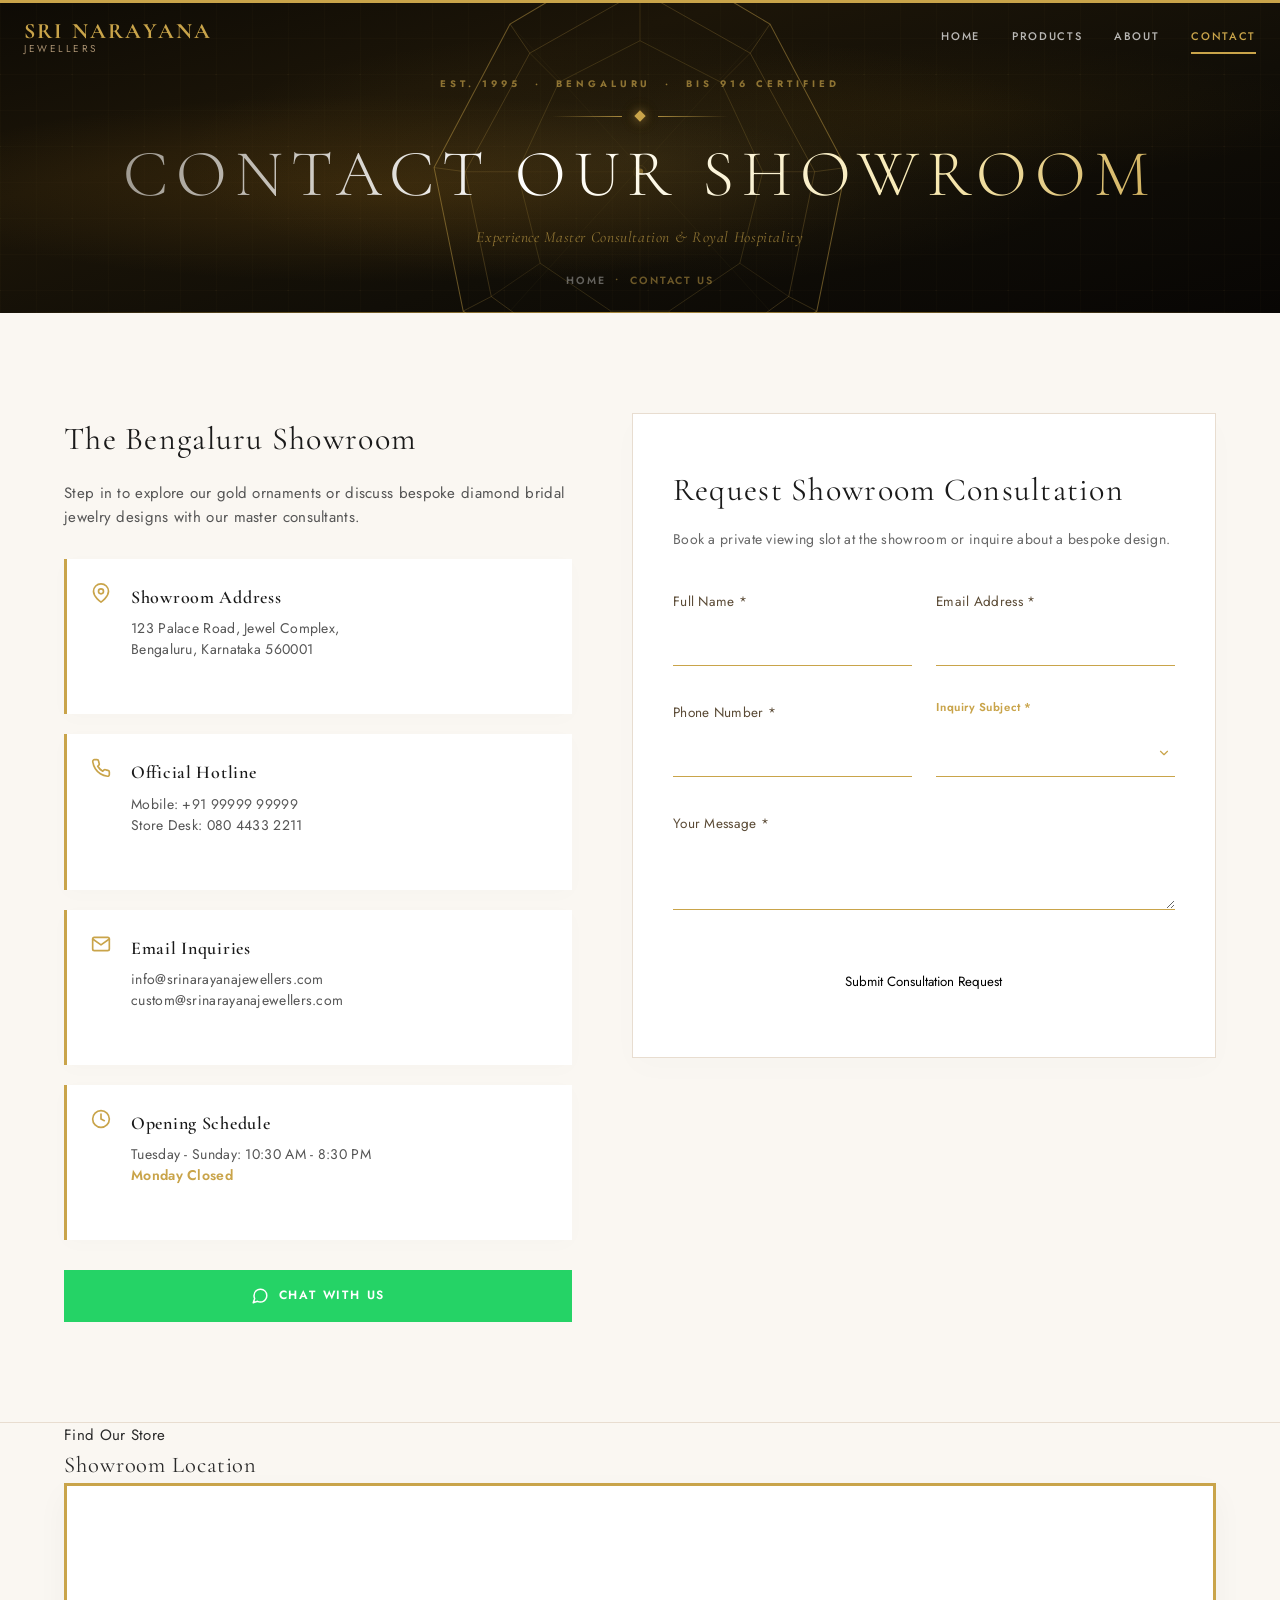
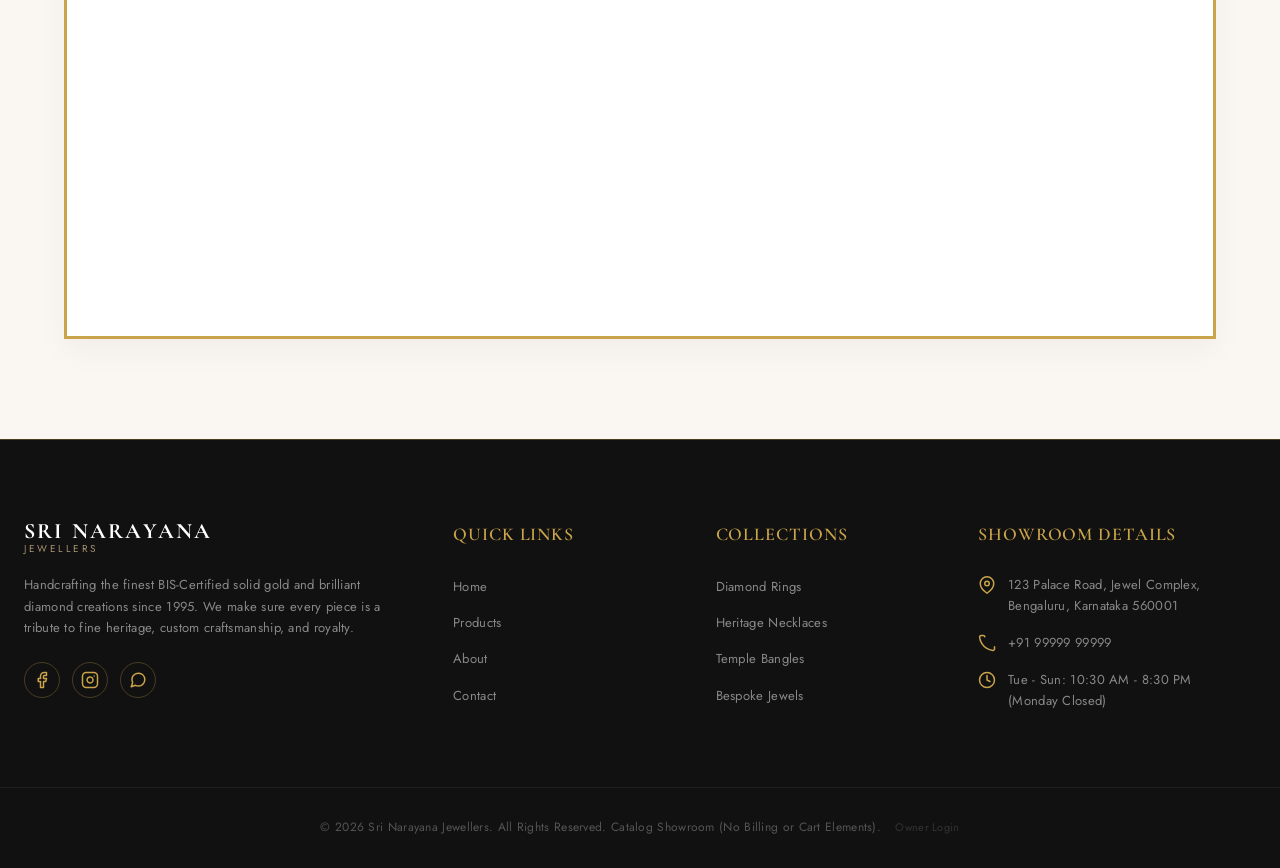
<file: contact.html>
<!DOCTYPE html>
<html lang="en">

<head>
  <meta charset="UTF-8">
  <meta name="viewport" content="width=device-width, initial-scale=1.0">
  <title>Contact Our Showroom | Sri Narayana Jewellers</title>
  <meta name="description"
    content="Visit the Sri Narayana Jewellers showroom in Bengaluru. Connect directly on WhatsApp, request custom design appointments, or find our address and operating hours.">

  <!-- Typography & Google Fonts -->
  <link rel="preconnect" href="https://fonts.googleapis.com">
  <link rel="preconnect" href="https://fonts.gstatic.com" crossorigin>
  <link href="https://fonts.googleapis.com/css2?family=Cormorant+Garamond:ital,wght@0,300;0,400;0,500;0,600;0,700;1,400&family=Jost:wght@300;400;500;600;700&display=swap" rel="stylesheet">

  <style>
    /* === DESIGN SYSTEM & GLOBAL RESETS === */
    :root {
      --color-primary-bg: #faf7f2;       /* Cream/Ivory background */
      --color-dark-bg: #1a1a1a;          /* Deep charcoal primary dark */
      --color-dark-card: #252525;        /* Dark card background */
      --color-accent-gold: #c9a44a;      /* Rich warm gold primary */
      --color-nav-scrolled: #0d0d0d;     /* Deep black for navbar scroll */
      --color-text-dark: #2a2a2a;        /* High-contrast charcoal text */
      --color-text-muted: #5a4a35;       /* Muted warm tone */
      --color-text-light: #ffffff;
      --color-text-light-muted: #a89070; /* Muted gold tone */
      --color-divider-gold: rgba(201, 164, 74, 0.4);
      
      --font-headings: 'Cormorant Garamond', Georgia, serif;
      --font-body: 'Jost', sans-serif;
      
      --transition-smooth: all 0.3s cubic-bezier(0.25, 0.8, 0.25, 1);
      --transition-zoom: transform 0.5s cubic-bezier(0.25, 0.8, 0.25, 1);
    }

    * {
      box-sizing: border-box;
      margin: 0;
      padding: 0;
    }

    html {
      scroll-behavior: smooth;
    }

    body {
      background-color: var(--color-primary-bg);
      color: var(--color-text-dark);
      font-family: var(--font-body);
      font-size: 15px;
      line-height: 1.625;
      letter-spacing: 0.02em;
      overflow-x: hidden;
      -webkit-font-smoothing: antialiased;
    }

    /* Typography Defaults */
    h1, h2, h3, h4, h5, h6 {
      font-family: var(--font-headings);
      font-weight: 400;
      letter-spacing: 0.04em;
    }

    a {
      text-decoration: none;
      color: inherit;
      transition: var(--transition-smooth);
      cursor: pointer;
    }

    button {
      font-family: var(--font-body);
      cursor: pointer;
      border: none;
      background: none;
      transition: var(--transition-smooth);
    }

    /* Common Components & Utilities */
    .container {
      max-width: 1200px;
      margin: 0 auto;
      padding: 0 24px;
      width: 100%;
    }

    .container-wide {
      max-width: 1680px;
      margin: 0 auto;
      padding: 0 24px;
      width: 100%;
    }

    .section-padding {
      padding: 100px 0;
    }

    @media (max-width: 768px) {
      .section-padding {
        padding: 60px 0;
      }
    }

    .gold-divider {
      height: 1px;
      background-color: var(--color-accent-gold);
      opacity: 0.4;
      width: 60px;
      margin: 24px auto;
    }

    /* === SITE HEADER & NAVIGATION === */
    .site-header {
      position: fixed;
      top: 0;
      left: 0;
      width: 100%;
      z-index: 1000;
      transition: var(--transition-smooth);
      background-color: transparent;
    }

    .site-header.scrolled {
      background-color: var(--color-nav-scrolled);
      border-bottom: 1px solid rgba(201, 164, 74, 0.15);
      box-shadow: 0 4px 30px rgba(0, 0, 0, 0.35);
    }

    .gold-top-bar {
      background-color: var(--color-accent-gold);
      height: 3px;
      width: 100%;
    }

    .header-container {
      display: flex;
      justify-content: space-between;
      align-items: center;
      padding: 20px 24px;
      transition: var(--transition-smooth);
    }

    .site-header.scrolled .header-container {
      padding: 12px 24px;
    }

    /* Brand Logo */
    .logo {
      display: flex;
      flex-direction: column;
      line-height: 1;
      text-transform: uppercase;
    }

    .logo-main {
      font-family: var(--font-headings);
      font-size: 22px;
      font-weight: 700;
      letter-spacing: 0.1em;
      color: var(--color-accent-gold);
    }

    .logo-sub {
      font-family: var(--font-body);
      font-size: 10px;
      font-weight: 400;
      letter-spacing: 0.25em;
      color: var(--color-text-light-muted);
      margin-top: 2px;
    }

    /* Navigation Links */
    .nav-menu {
      display: flex;
      gap: 32px;
      align-items: center;
    }

    .nav-link {
      font-family: var(--font-body);
      font-size: 11px;
      font-weight: 500;
      letter-spacing: 0.15em;
      color: rgba(255, 255, 255, 0.7);
      text-transform: uppercase;
      padding: 8px 0;
      position: relative;
    }

    .nav-link:hover {
      color: var(--color-accent-gold);
    }

    .nav-link.active {
      color: var(--color-accent-gold);
    }

    .nav-link.active::after {
      content: '';
      position: absolute;
      bottom: 0;
      left: 0;
      width: 100%;
      height: 2px;
      background-color: var(--color-accent-gold);
    }

    /* Hamburger Button */
    .hamburger {
      display: none;
      flex-direction: column;
      justify-content: space-between;
      width: 24px;
      height: 18px;
      z-index: 1010;
    }

    .hamburger span {
      width: 100%;
      height: 2px;
      background-color: var(--color-accent-gold);
      transition: var(--transition-smooth);
    }

    @media (max-width: 768px) {
      .hamburger {
        display: flex;
      }
      .nav-menu {
        position: fixed;
        top: 0;
        right: -100%;
        width: 100%;
        height: 100vh;
        background-color: var(--color-dark-bg);
        flex-direction: column;
        justify-content: center;
        align-items: center;
        gap: 32px;
        transition: right 0.4s cubic-bezier(0.25, 0.8, 0.25, 1);
        z-index: 1005;
      }
      .nav-menu.open {
        right: 0;
      }
      .nav-link {
        font-size: 16px;
        color: #ffffff;
      }
      .hamburger.open span:nth-child(1) {
        transform: translateY(8px) rotate(45deg);
      }
      .hamburger.open span:nth-child(2) {
        opacity: 0;
      }
      .hamburger.open span:nth-child(3) {
        transform: translateY(-8px) rotate(-45deg);
      }
    }

    /* === PAGE HERO HEADER — JEWELLERY SHOWCASE === */
    .page-header {
      position: relative;
      height: 310px;
      background:
        radial-gradient(ellipse 70% 55% at 30% 60%, rgba(160, 110, 25, 0.22) 0%, transparent 55%),
        radial-gradient(ellipse 55% 45% at 75% 35%, rgba(100, 70, 10, 0.14) 0%, transparent 50%),
        linear-gradient(165deg, #0e0b05 0%, #1c1508 30%, #110e07 62%, #080604 100%);
      display: flex;
      align-items: center;
      justify-content: center;
      text-align: center;
      overflow: hidden;
      padding-top: 50px;
    }

    /* Gem-facet tessellated grid */
    .page-header::before {
      content: '';
      position: absolute;
      inset: 0;
      background-image:
        linear-gradient(32deg,  rgba(201,164,74,0.04) 1px, transparent 1px),
        linear-gradient(-32deg, rgba(201,164,74,0.04) 1px, transparent 1px),
        linear-gradient(90deg,  rgba(201,164,74,0.02) 1px, transparent 1px),
        linear-gradient(0deg,   rgba(201,164,74,0.02) 1px, transparent 1px);
      background-size: 72px 72px, 72px 72px, 36px 36px, 36px 36px;
      z-index: 1;
      pointer-events: none;
    }

    /* Central radial aura */
    .page-header::after {
      content: '';
      position: absolute;
      top: 50%; left: 50%;
      transform: translate(-50%, -50%);
      width: 75%; height: 85%;
      background: radial-gradient(ellipse at center,
        rgba(201,164,74,0.11) 0%,
        rgba(160,120,35,0.06) 38%,
        transparent 68%);
      z-index: 1;
      pointer-events: none;
    }

    /* === Large SVG diamond wireframe === */
    .hero-diamond-svg {
      position: absolute;
      top: 50%; left: 50%;
      transform: translate(-50%, -48%);
      width: min(520px, 88vw);
      height: auto;
      z-index: 2;
      pointer-events: none;
      opacity: 1;
      animation: diamondPulse 8s ease-in-out infinite;
    }

    @keyframes diamondPulse {
      0%, 100% { opacity: 0.55; transform: translate(-50%, -48%) scale(1);    }
      50%       { opacity: 0.75; transform: translate(-50%, -48%) scale(1.015); }
    }

    /* === 4-pointed sparkle stars === */
    .hero-sparkle {
      position: absolute;
      z-index: 3;
      pointer-events: none;
      width: var(--sz, 18px);
      height: var(--sz, 18px);
      opacity: 0;
      animation: sparklePop var(--dur, 3.5s) ease-in-out var(--d, 0s) infinite;
      background:
        linear-gradient(var(--color-accent-gold), var(--color-accent-gold)) center / 1px 100% no-repeat,
        linear-gradient(var(--color-accent-gold), var(--color-accent-gold)) center / 100% 1px no-repeat,
        linear-gradient(45deg,  transparent calc(50% - 0.5px), var(--color-accent-gold) calc(50% - 0.5px), var(--color-accent-gold) calc(50% + 0.5px), transparent calc(50% + 0.5px)),
        linear-gradient(-45deg, transparent calc(50% - 0.5px), var(--color-accent-gold) calc(50% - 0.5px), var(--color-accent-gold) calc(50% + 0.5px), transparent calc(50% + 0.5px));
    }

    @keyframes sparklePop {
      0%,100% { opacity: 0;   transform: scale(0.4) rotate(0deg);  }
      25%,75% { opacity: 0.9; transform: scale(1.1) rotate(20deg); }
      50%     { opacity: 0.6; transform: scale(0.8) rotate(45deg); }
    }

    /* Sparkle positions */
    .hs1  { top:14%; left:5%;  --sz:14px; --dur:3.2s; --d:0s;    }
    .hs2  { top:55%; left:3%;  --sz:9px;  --dur:4.5s; --d:0.9s;  }
    .hs3  { top:78%; left:11%; --sz:12px; --dur:3.8s; --d:1.7s;  }
    .hs4  { top:12%; left:22%; --sz:7px;  --dur:5.2s; --d:2.3s;  }
    .hs5  { top:85%; left:32%; --sz:10px; --dur:3.5s; --d:0.4s;  }
    .hs6  { top:10%; left:63%; --sz:8px;  --dur:4.8s; --d:1.1s;  }
    .hs7  { top:18%; left:80%; --sz:16px; --dur:3.3s; --d:2.6s;  }
    .hs8  { top:50%; left:91%; --sz:11px; --dur:4.1s; --d:0.2s;  }
    .hs9  { top:80%; left:84%; --sz:8px;  --dur:5.5s; --d:1.9s;  }
    .hs10 { top:30%; left:96%; --sz:14px; --dur:3.9s; --d:0.7s;  }
    .hs11 { top:90%; left:56%; --sz:6px;  --dur:4.4s; --d:3.1s;  }
    .hs12 { top:8%;  left:47%; --sz:10px; --dur:6.0s; --d:1.4s;  }

    /* Gold glowing bottom edge */
    .hero-bottom-rule {
      position: absolute;
      bottom: 0; left: 0; right: 0;
      height: 1px;
      background: linear-gradient(90deg,
        transparent 0%,
        rgba(201,164,74,0.4) 20%,
        rgba(201,164,74,0.85) 50%,
        rgba(201,164,74,0.4) 80%,
        transparent 100%);
      z-index: 4;
    }

    /* Content layer */
    .page-header-content {
      position: relative;
      z-index: 5;
      padding: 0 24px;
    }

    .page-header-eyebrow {
      display: block;
      font-family: var(--font-body);
      font-size: 9.5px;
      font-weight: 700;
      letter-spacing: 0.42em;
      text-transform: uppercase;
      color: rgba(201, 164, 74, 0.65);
      margin-bottom: 20px;
    }

    /* Gold ornament rule ── ◆ ── */
    .hero-ornament {
      display: flex;
      align-items: center;
      justify-content: center;
      gap: 14px;
      margin-bottom: 18px;
    }

    .hero-ornament-line {
      height: 1px;
      width: 70px;
      background: linear-gradient(90deg, transparent, rgba(201,164,74,0.8));
    }

    .hero-ornament-line.r {
      background: linear-gradient(90deg, rgba(201,164,74,0.8), transparent);
    }

    .hero-ornament-diamond {
      width: 8px;
      height: 8px;
      background: var(--color-accent-gold);
      transform: rotate(45deg);
      flex-shrink: 0;
      box-shadow: 0 0 10px rgba(201,164,74,0.6), 0 0 20px rgba(201,164,74,0.2);
    }

    /* Title with gold shimmer sweep */
    .page-header h1 {
      font-family: var(--font-headings);
      font-size: clamp(34px, 5.5vw, 66px);
      font-weight: 300;
      letter-spacing: 0.12em;
      text-transform: uppercase;
      margin-bottom: 14px;
      line-height: 1.1;
      background: linear-gradient(
        100deg,
        rgba(255,255,255,0.55) 0%,
        #ffffff 18%,
        #f7e8b0 36%,
        #c9a44a 48%,
        #f7e8b0 60%,
        #ffffff 78%,
        rgba(255,255,255,0.55) 100%
      );
      background-size: 220% auto;
      -webkit-background-clip: text;
      -webkit-text-fill-color: transparent;
      background-clip: text;
      animation: titleShimmer 5s linear infinite;
    }

    @keyframes titleShimmer {
      from { background-position: 0%   center; }
      to   { background-position: 220% center; }
    }

    .page-header-tagline {
      font-family: var(--font-headings);
      font-style: italic;
      font-size: 15.5px;
      color: rgba(201, 164, 74, 0.65);
      letter-spacing: 0.04em;
      margin-bottom: 22px;
    }

    .breadcrumbs {
      font-family: var(--font-body);
      font-size: 10.5px;
      font-weight: 600;
      letter-spacing: 0.18em;
      color: rgba(201,164,74,0.5);
      text-transform: uppercase;
    }

    .breadcrumbs a {
      color: rgba(255,255,255,0.35);
      transition: var(--transition-smooth);
    }

    .breadcrumbs a:hover {
      color: var(--color-accent-gold);
    }

    /* === CONTACT DETAIL CARDS & FORM === */
    .contact-main-section {
      background-color: var(--color-primary-bg);
    }

    .contact-layout {
      display: grid;
      grid-template-columns: 1fr 1.15fr;
      gap: 60px;
      align-items: start;
    }

    @media (max-width: 900px) {
      .contact-layout {
        grid-template-columns: 1fr;
        gap: 50px;
      }
    }

    /* Left Panel: Showroom Info Cards */
    .contact-info-panel h3 {
      font-family: var(--font-headings);
      font-size: 32px;
      color: #1a1a1a;
      margin-bottom: 16px;
    }

    .contact-info-panel p {
      font-size: 15px;
      color: #555555;
      margin-bottom: 30px;
      line-height: 1.6;
    }

    .contact-details-list {
      list-style: none;
      display: flex;
      flex-direction: column;
      gap: 20px;
    }

    /* Individual Showroom Cards */
    .contact-details-list li {
      border-left: 3px solid var(--color-accent-gold);
      background-color: #ffffff;
      padding: 24px;
      display: flex;
      gap: 20px;
      align-items: flex-start;
      border-radius: 0; /* Sharp corners */
      box-shadow: 0 4px 20px rgba(0, 0, 0, 0.015);
      transition: var(--transition-smooth);
    }

    .contact-details-list li:hover {
      box-shadow: 0 8px 24px rgba(201, 164, 74, 0.05);
      transform: translateX(4px);
    }

    .contact-icon-box {
      color: var(--color-accent-gold);
      flex-shrink: 0;
    }

    .contact-detail-text h4 {
      font-family: var(--font-headings);
      font-size: 18px;
      font-weight: 600;
      color: #1a1a1a;
      margin-bottom: 6px;
    }

    .contact-detail-text p {
      font-family: var(--font-body);
      font-size: 14px;
      color: #555555;
      line-height: 1.5;
    }

    .closed-monday-label {
      color: var(--color-accent-gold);
      font-weight: 600;
    }

    /* WhatsApp Big prominent CTA Button */
    .contact-whatsapp-banner {
      margin-top: 30px;
    }

    .btn-whatsapp {
      display: flex;
      align-items: center;
      justify-content: center;
      gap: 10px;
      width: 100%;
      background-color: #25D366;
      color: #ffffff;
      font-family: var(--font-body);
      font-size: 12px;
      font-weight: 600;
      letter-spacing: 0.15em;
      text-transform: uppercase;
      padding: 16px;
      border-radius: 0; /* Sharp corners */
      transition: var(--transition-smooth);
      cursor: pointer;
    }

    .btn-whatsapp:hover {
      background-color: #20ba5a;
      box-shadow: 0 8px 24px rgba(37, 211, 102, 0.25);
    }

    /* Right Panel: Consultation Form */
    .contact-form-panel {
      background-color: #ffffff;
      border: 1px solid #e8ddd0;
      padding: 50px 40px;
      box-shadow: 0 10px 30px rgba(0, 0, 0, 0.015);
    }

    @media (max-width: 500px) {
      .contact-form-panel {
        padding: 30px 20px;
      }
    }

    .contact-form-panel h3 {
      font-family: var(--font-headings);
      font-size: 32px;
      color: #1a1a1a;
      margin-bottom: 12px;
    }

    .contact-form-panel p {
      font-size: 14px;
      color: #666666;
      margin-bottom: 40px;
    }

    .form-status {
      display: none;
      background-color: #f7faf2;
      border-left: 3px solid #25D366;
      color: #3b5a25;
      padding: 16px;
      margin-bottom: 30px;
      font-size: 13.5px;
    }

    .form-row {
      display: grid;
      grid-template-columns: repeat(2, 1fr);
      gap: 24px;
    }

    @media (max-width: 600px) {
      .form-row {
        grid-template-columns: 1fr;
        gap: 0;
      }
    }

    .form-group {
      position: relative;
      margin-bottom: 36px;
      display: flex;
      flex-direction: column-reverse; /* Allows input sibling selectors to affect label */
    }

    .form-control {
      border: none;
      border-bottom: 1px solid var(--color-accent-gold);
      background: transparent;
      border-radius: 0;
      padding: 12px 4px;
      font-family: var(--font-body);
      font-size: 15px;
      color: #1a1a1a;
      transition: var(--transition-smooth);
      width: 100%;
      outline: none;
    }

    .form-control::placeholder {
      color: transparent;
      transition: color 0.3s ease;
    }

    .form-control:focus::placeholder {
      color: #aaaaaa;
    }

    .form-group label {
      font-family: var(--font-body);
      font-size: 13.5px;
      color: var(--color-text-muted);
      transition: var(--transition-smooth);
      pointer-events: none;
      transform-origin: left top;
      margin-bottom: 6px;
    }

    /* Floating label rules */
    .form-control:focus ~ label,
    .form-control:not(:placeholder-shown) ~ label {
      transform: translateY(-4px) scale(0.85);
      color: var(--color-accent-gold);
      font-weight: 600;
    }

    .form-control:focus {
      border-bottom: 2px solid var(--color-accent-gold);
    }

    /* Dropdown alignment */
    select.form-control {
      appearance: none;
      background-image: url("data:image/svg+xml;charset=UTF-8,%3csvg xmlns='http://www.w3.org/2000/svg' viewBox='0 0 24 24' fill='none' stroke='%23c9a44a' stroke-width='2' stroke-linecap='round' stroke-linejoin='round'%3e%3cpolyline points='6 9 12 15 18 9'%3e%3c/polyline%3e%3c/svg%3e");
      background-repeat: no-repeat;
      background-position: right 4px center;
      background-size: 14px;
    }

    #formSubmitBtn {
      width: 100%;
      padding: 16px 36px;
      margin-top: 10px;
    }

    /* === LUXURY MAP SECTION === */
    .map-section {
      background-color: var(--color-primary-bg);
      border-top: 1px solid #e8ddd0;
      padding-bottom: 100px;
    }

    .map-wrapper {
      border: 3px solid var(--color-accent-gold);
      background-color: #ffffff;
      box-shadow: 0 12px 30px rgba(0, 0, 0, 0.04);
      overflow: hidden;
      line-height: 0;
    }

    .map-wrapper iframe {
      display: block;
      width: 100%;
      height: 450px;
    }

    /* === PREMIUM FOOTER === */
    .site-footer {
      background-color: #111111;
      color: #888888;
      border-top: 1px solid rgba(201, 164, 74, 0.3);
      padding-top: 80px;
      position: relative;
    }

    .footer-top {
      padding-bottom: 60px;
    }

    .footer-grid {
      display: grid;
      grid-template-columns: 1.4fr 0.8fr 0.8fr 1fr;
      gap: 40px;
    }

    @media (max-width: 1024px) {
      .footer-grid {
        grid-template-columns: 1fr 1fr;
      }
    }

    @media (max-width: 768px) {
      .footer-grid {
        grid-template-columns: 1fr;
        gap: 30px;
      }
    }

    .footer-brand p {
      font-size: 13px;
      line-height: 1.625;
      margin: 20px 0;
    }

    .footer-title {
      font-family: var(--font-headings);
      font-size: 18px;
      font-weight: 600;
      color: var(--color-accent-gold);
      margin-bottom: 24px;
      letter-spacing: 0.05em;
      text-transform: uppercase;
    }

    .footer-links {
      list-style: none;
    }

    .footer-links li {
      margin-bottom: 12px;
    }

    .footer-links a {
      font-size: 13px;
      color: #888888;
      transition: var(--transition-smooth);
    }

    .footer-links a:hover {
      color: var(--color-accent-gold);
      padding-left: 4px;
    }

    .footer-contact {
      list-style: none;
    }

    .footer-contact li {
      display: flex;
      gap: 12px;
      align-items: flex-start;
      margin-bottom: 16px;
      font-size: 13px;
    }

    .footer-contact li svg {
      color: var(--color-accent-gold);
      flex-shrink: 0;
      margin-top: 2px;
    }

    .footer-socials {
      display: flex;
      gap: 12px;
      margin-top: 24px;
    }

    .social-icon {
      display: flex;
      align-items: center;
      justify-content: center;
      width: 36px;
      height: 36px;
      border-radius: 50%;
      border: 1px solid rgba(201, 164, 74, 0.3);
      color: var(--color-accent-gold);
      transition: var(--transition-smooth);
    }

    .social-icon:hover {
      background-color: var(--color-accent-gold);
      color: #111111;
      transform: translateY(-3px);
    }

    .footer-bottom {
      border-top: 1px solid rgba(255, 255, 255, 0.06);
      padding: 30px 0;
      text-align: center;
    }

    .footer-bottom p {
      font-size: 12px;
      color: #555555;
    }

    .owner-login-subtle {
      font-size: 11px;
      color: #333333;
      text-decoration: none;
      margin-left: 10px;
      transition: color 0.3s ease;
      cursor: pointer;
    }

    .owner-login-subtle:hover {
      color: #555555;
    }

    /* === SCROLL TO TOP BUTTON === */
    .scroll-to-top {
      position: fixed;
      bottom: 30px;
      right: 30px;
      width: 40px;
      height: 40px;
      border: 1px solid var(--color-accent-gold);
      background-color: rgba(26, 26, 26, 0.95);
      color: var(--color-accent-gold);
      display: flex;
      align-items: center;
      justify-content: center;
      opacity: 0;
      visibility: hidden;
      transition: var(--transition-smooth);
      z-index: 999;
      cursor: pointer;
    }

    .scroll-to-top.visible {
      opacity: 1;
      visibility: visible;
    }

    .scroll-to-top:hover {
      background-color: var(--color-accent-gold);
      color: #1a1a1a;
      transform: translateY(-3px);
    }



  </style>
</head>

<body>

  <!-- Thin gold top bar above navbar -->
  <div class="gold-top-bar"></div>

  <!-- --- 1. SITE HEADER (STICKY NAVIGATION) --- -->
  <header class="site-header" id="siteHeader">
    <div class="container-wide header-container">
      <a href="index.html" class="logo" id="logoLink">
        <span class="logo-main">Sri Narayana</span>
        <span class="logo-sub">Jewellers</span>
      </a>

      <nav class="nav-menu" id="navMenu">
        <a href="index.html" class="nav-link" id="navHome">Home</a>
        <a href="products.html" class="nav-link" id="navCatalog">Products</a>
        <a href="about.html" class="nav-link" id="navAbout">About</a>
        <a href="contact.html" class="nav-link active" id="navContact">Contact</a>
      </nav>

      <button class="hamburger" id="hamburgerBtn" aria-label="Toggle Navigation Menu">
        <span></span>
        <span></span>
        <span></span>
      </button>
    </div>
  </header>

  <!-- --- 2. PAGE HERO HEADER --- -->
  <section class="page-header" id="pageHeader">

    <!-- Brilliant-cut diamond wireframe background -->
    <svg class="hero-diamond-svg" viewBox="0 0 500 460" fill="none" xmlns="http://www.w3.org/2000/svg">
      <!-- Outer crown boundary -->
      <polygon points="250,18 375,92 448,230 420,368 310,448 190,448 80,368 52,230 125,92" stroke="rgba(201,164,74,0.45)" stroke-width="1"/>
      <!-- Second ring -->
      <polygon points="250,60 356,120 418,234 393,354 296,424 204,424 107,354 82,234 144,120" stroke="rgba(201,164,74,0.28)" stroke-width="0.8"/>
      <!-- Table (inner octagon) -->
      <polygon points="250,108 328,148 368,234 346,322 278,368 222,368 154,322 132,234 172,148" stroke="rgba(201,164,74,0.22)" stroke-width="0.8"/>
      <!-- Star facets outer→second -->
      <line x1="250" y1="18"  x2="250" y2="60"  stroke="rgba(201,164,74,0.3)" stroke-width="0.7"/>
      <line x1="375" y1="92"  x2="356" y2="120" stroke="rgba(201,164,74,0.3)" stroke-width="0.7"/>
      <line x1="448" y1="230" x2="418" y2="234" stroke="rgba(201,164,74,0.3)" stroke-width="0.7"/>
      <line x1="420" y1="368" x2="393" y2="354" stroke="rgba(201,164,74,0.3)" stroke-width="0.7"/>
      <line x1="310" y1="448" x2="296" y2="424" stroke="rgba(201,164,74,0.3)" stroke-width="0.7"/>
      <line x1="190" y1="448" x2="204" y2="424" stroke="rgba(201,164,74,0.3)" stroke-width="0.7"/>
      <line x1="80"  y1="368" x2="107" y2="354" stroke="rgba(201,164,74,0.3)" stroke-width="0.7"/>
      <line x1="52"  y1="230" x2="82"  y2="234" stroke="rgba(201,164,74,0.3)" stroke-width="0.7"/>
      <line x1="125" y1="92"  x2="144" y2="120" stroke="rgba(201,164,74,0.3)" stroke-width="0.7"/>
      <!-- Star facets second→table -->
      <line x1="356" y1="120" x2="328" y2="148" stroke="rgba(201,164,74,0.2)" stroke-width="0.6"/>
      <line x1="418" y1="234" x2="368" y2="234" stroke="rgba(201,164,74,0.2)" stroke-width="0.6"/>
      <line x1="393" y1="354" x2="346" y2="322" stroke="rgba(201,164,74,0.2)" stroke-width="0.6"/>
      <line x1="296" y1="424" x2="278" y2="368" stroke="rgba(201,164,74,0.2)" stroke-width="0.6"/>
      <line x1="204" y1="424" x2="222" y2="368" stroke="rgba(201,164,74,0.2)" stroke-width="0.6"/>
      <line x1="107" y1="354" x2="154" y2="322" stroke="rgba(201,164,74,0.2)" stroke-width="0.6"/>
      <line x1="82"  y1="234" x2="132" y2="234" stroke="rgba(201,164,74,0.2)" stroke-width="0.6"/>
      <line x1="144" y1="120" x2="172" y2="148" stroke="rgba(201,164,74,0.2)" stroke-width="0.6"/>
      <line x1="250" y1="60"  x2="250" y2="108" stroke="rgba(201,164,74,0.2)" stroke-width="0.6"/>
      <!-- Internal cross lines (main axes through center) -->
      <line x1="82"  y1="234" x2="418" y2="234" stroke="rgba(201,164,74,0.1)" stroke-width="0.5"/>
      <line x1="250" y1="60"  x2="250" y2="424" stroke="rgba(201,164,74,0.1)" stroke-width="0.5"/>
      <line x1="125" y1="92"  x2="375" y2="368" stroke="rgba(201,164,74,0.08)" stroke-width="0.5"/>
      <line x1="375" y1="92"  x2="125" y2="368" stroke="rgba(201,164,74,0.08)" stroke-width="0.5"/>
      <!-- Centre glow dot -->
      <circle cx="250" cy="234" r="3" fill="rgba(201,164,74,0.5)"/>
      <circle cx="250" cy="234" r="6" fill="none" stroke="rgba(201,164,74,0.2)" stroke-width="0.5"/>
    </svg>

    <!-- 12 twinkling sparkle stars -->
    <div class="hero-sparkle hs1"></div>
    <div class="hero-sparkle hs2"></div>
    <div class="hero-sparkle hs3"></div>
    <div class="hero-sparkle hs4"></div>
    <div class="hero-sparkle hs5"></div>
    <div class="hero-sparkle hs6"></div>
    <div class="hero-sparkle hs7"></div>
    <div class="hero-sparkle hs8"></div>
    <div class="hero-sparkle hs9"></div>
    <div class="hero-sparkle hs10"></div>
    <div class="hero-sparkle hs11"></div>
    <div class="hero-sparkle hs12"></div>

    <!-- Gold bottom edge glow -->
    <div class="hero-bottom-rule"></div>

    <div class="page-header-content">
      <span class="page-header-eyebrow">Est. 1995 &nbsp;·&nbsp; Bengaluru &nbsp;·&nbsp; BIS 916 Certified</span>
      <div class="hero-ornament">
        <div class="hero-ornament-line"></div>
        <div class="hero-ornament-diamond"></div>
        <div class="hero-ornament-line r"></div>
      </div>
      <h1>Contact Our Showroom</h1>
      <p class="page-header-tagline">Experience Master Consultation & Royal Hospitality</p>
      <div class="breadcrumbs">
        <a href="index.html">Home</a> &nbsp;•&nbsp; <span>Contact Us</span>
      </div>
    </div>
  </section>

  <!-- --- 3. DETAIL BLOCKS & INQUIRY FORM LAYOUT --- -->
  <section class="section-padding contact-main-section" id="contactSection">
    <div class="container">
      <div class="contact-layout">

        <!-- Left Side: Showroom Details Info Panel -->
        <div class="contact-info-panel" id="contactInfoPanel">
          <h3>The Bengaluru Showroom</h3>
          <p>Step in to explore our gold ornaments or discuss bespoke diamond bridal jewelry designs with our master consultants.</p>

          <ul class="contact-details-list">
            <!-- Showroom Address -->
            <li>
              <div class="contact-icon-box">
                <svg xmlns="http://www.w3.org/2000/svg" width="20" height="20" viewBox="0 0 24 24" fill="none"
                  stroke="currentColor" stroke-width="2" stroke-linecap="round" stroke-linejoin="round">
                  <path d="M21 10c0 7-9 13-9 13s-9-6-9-13a9 9 0 0 1 18 0z" />
                  <circle cx="12" cy="10" r="3" />
                </svg>
              </div>
              <div class="contact-detail-text">
                <h4>Showroom Address</h4>
                <p>123 Palace Road, Jewel Complex,<br>Bengaluru, Karnataka 560001</p>
              </div>
            </li>

            <!-- Official Helplines -->
            <li>
              <div class="contact-icon-box">
                <svg xmlns="http://www.w3.org/2000/svg" width="20" height="20" viewBox="0 0 24 24" fill="none"
                  stroke="currentColor" stroke-width="2" stroke-linecap="round" stroke-linejoin="round">
                  <path
                    d="M22 16.92v3a2 2 0 0 1-2.18 2 19.79 19.79 0 0 1-8.63-3.07 19.5 19.5 0 0 1-6-6 19.79 19.79 0 0 1-3.07-8.67A2 2 0 0 1 4.11 2h3a2 2 0 0 1 2 1.72 12.84 12.84 0 0 0 .7 2.81 2 2 0 0 1-.45 2.11L8.09 9.91a16 16 0 0 0 6 6l1.27-1.27a2 2 0 0 1 2.11-.45 12.84 12.84 0 0 0 2.81.7A2 2 0 0 1 22 16.92z" />
                </svg>
              </div>
              <div class="contact-detail-text">
                <h4>Official Hotline</h4>
                <p>Mobile: +91 99999 99999<br>Store Desk: 080 4433 2211</p>
              </div>
            </li>

            <!-- Electronic Mail -->
            <li>
              <div class="contact-icon-box">
                <svg xmlns="http://www.w3.org/2000/svg" width="20" height="20" viewBox="0 0 24 24" fill="none"
                  stroke="currentColor" stroke-width="2" stroke-linecap="round" stroke-linejoin="round">
                  <path d="M4 4h16c1.1 0 2 .9 2 2v12c0 1.1-.9 2-2 2H4c-1.1 0-2-.9-2-2V6c0-1.1.9-2 2-2z" />
                  <polyline points="22,6 12,13 2,6" />
                </svg>
              </div>
              <div class="contact-detail-text">
                <h4>Email Inquiries</h4>
                <p>info@srinarayanajewellers.com<br>custom@srinarayanajewellers.com</p>
              </div>
            </li>

            <!-- Operating Schedules -->
            <li>
              <div class="contact-icon-box">
                <svg xmlns="http://www.w3.org/2000/svg" width="20" height="20" viewBox="0 0 24 24" fill="none"
                  stroke="currentColor" stroke-width="2" stroke-linecap="round" stroke-linejoin="round">
                  <circle cx="12" cy="12" r="10" />
                  <polyline points="12 6 12 12 16 14" />
                </svg>
              </div>
              <div class="contact-detail-text">
                <h4>Opening Schedule</h4>
                <p>Tuesday - Sunday: 10:30 AM - 8:30 PM<br><strong class="closed-monday-label">Monday Closed</strong>
                </p>
              </div>
            </li>
          </ul>

          <!-- WhatsApp CTA Button -->
          <div class="contact-whatsapp-banner">
            <a href="https://wa.me/919999999999?text=Hello%20Sri Narayana%20Jewellers!%20I%20am%20visiting%20your%20website%20and%20would%20love%20to%20chat%20with%20a%20showroom%20consultant."
              target="_blank" class="btn-whatsapp" id="contactWhatsappBtn">
              <svg xmlns="http://www.w3.org/2000/svg" width="18" height="18" viewBox="0 0 24 24" fill="none"
                stroke="currentColor" stroke-width="2" stroke-linecap="round" stroke-linejoin="round">
                <path
                  d="M21 11.5a8.38 8.38 0 0 1-.9 3.8 8.5 8.5 0 0 1-7.6 4.7 8.38 8.38 0 0 1-3.8-.9L3 21l1.9-5.7a8.38 8.38 0 0 1-.9-3.8 8.5 8.5 0 0 1 4.7-7.6 8.38 8.38 0 0 1 3.8-.9h.5a8.48 8.48 0 0 1 8 8v.5z" />
              </svg>
              Chat With Us
            </a>
          </div>
        </div>

        <!-- Right Side: Contact / Consultation Form -->
        <div class="contact-form-panel" id="contactFormPanel">
          <h3>Request Showroom Consultation</h3>
          <p>Book a private viewing slot at the showroom or inquire about a bespoke design.</p>

          <!-- Success message indicator -->
          <div class="form-status" id="formStatusBox">
            ✨ <strong>Message Sent Successfully!</strong> Our custom design consultant will call you within 24 hours to schedule your private slot.
          </div>

          <form id="catalogContactForm">
            <div class="form-row">
              <div class="form-group">
                <input type="text" id="formName" class="form-control" placeholder="E.g. Rajesh Kumar" required>
                <label for="formName">Full Name *</label>
              </div>
              <div class="form-group">
                <input type="email" id="formEmail" class="form-control" placeholder="E.g. rajesh@gmail.com" required>
                <label for="formEmail">Email Address *</label>
              </div>
            </div>

            <div class="form-row">
              <div class="form-group">
                <input type="tel" id="formPhone" class="form-control" placeholder="E.g. +91 99999 99999" required>
                <label for="formPhone">Phone Number *</label>
              </div>
              <div class="form-group">
                <select id="formSubject" class="form-control" required>
                  <option value="" disabled selected hidden></option>
                  <option value="General Inquiry">General Showroom Inquiry</option>
                  <option value="Custom Bridal Design">Custom Bridal Suite Design</option>
                  <option value="Bespoke Order Status">Bespoke Design Consultation</option>
                  <option value="Valuation Purity Check">Gold Purity Check (Purity Test)</option>
                </select>
                <label for="formSubject">Inquiry Subject *</label>
              </div>
            </div>

            <div class="form-group">
              <textarea id="formMessage" class="form-control" placeholder="Please describe the design details..." required></textarea>
              <label for="formMessage">Your Message *</label>
            </div>



            <!-- Submit Button -->
            <button type="submit" class="btn btn-primary" id="formSubmitBtn">Submit Consultation Request</button>
          </form>
        </div>

      </div>
    </div>
  </section>

  <!-- --- 4. LUXURY MAP SECTION WITH EMBEDDED MAP --- -->
  <section class="map-section" id="showroomMap">
    <div class="container">
      <div class="section-title">
        <p>Find Our Store</p>
        <h2>Showroom Location</h2>
      </div>

      <!-- Map Wrapper in a 3px gold border -->
      <div class="map-wrapper">
        <iframe src="https://maps.google.com/maps?q=Palace+Road+Bengaluru&output=embed" width="100%" height="450" style="border:0;" allowfullscreen="" loading="lazy" referrerpolicy="no-referrer-when-downgrade"></iframe>
      </div>
    </div>
  </section>

  <!-- --- 5. PREMIUM FOOTER --- -->
  <footer class="site-footer">
    <div class="container-wide footer-top">
      <div class="footer-grid">
        <!-- Brand Info -->
        <div class="footer-brand">
          <a href="index.html" class="logo" style="margin-bottom: 20px;">
            <span class="logo-main" style="color: var(--color-text-light);">Sri Narayana</span>
            <span class="logo-sub">Jewellers</span>
          </a>
          <p>Handcrafting the finest BIS-Certified solid gold and brilliant diamond creations since 1995. We make sure every piece is a tribute to fine heritage, custom craftsmanship, and royalty.</p>
          <div class="footer-socials">
            <a href="https://facebook.com" class="social-icon" aria-label="Facebook" target="_blank">
              <svg xmlns="http://www.w3.org/2000/svg" width="18" height="18" viewBox="0 0 24 24" fill="none" stroke="currentColor" stroke-width="2" stroke-linecap="round" stroke-linejoin="round"><path d="M18 2h-3a5 5 0 0 0-5 5v3H7v4h3v8h4v-8h3l1-4h-4V7a1 1 0 0 1 1-1h3z"/></svg>
            </a>
            <a href="https://instagram.com" class="social-icon" aria-label="Instagram" target="_blank">
              <svg xmlns="http://www.w3.org/2000/svg" width="18" height="18" viewBox="0 0 24 24" fill="none" stroke="currentColor" stroke-width="2" stroke-linecap="round" stroke-linejoin="round"><rect x="2" y="2" width="20" height="20" rx="5" ry="5"/><path d="M16 11.37A4 4 0 1 1 12.63 8 4 4 0 0 1 16 11.37z"/><line x1="17.5" y1="6.5" x2="17.51" y2="6.5"/></svg>
            </a>
            <a href="https://wa.me/919999999999?text=Hello%20Sri Narayana%20Jewellers!%20I%20am%20visiting%20your%20website%20and%20would%20love%20to%20chat%20with%20a%20showroom%20consultant." class="social-icon" aria-label="WhatsApp" target="_blank">
              <svg xmlns="http://www.w3.org/2000/svg" width="18" height="18" viewBox="0 0 24 24" fill="none" stroke="currentColor" stroke-width="2" stroke-linecap="round" stroke-linejoin="round"><path d="M21 11.5a8.38 8.38 0 0 1-.9 3.8 8.5 8.5 0 0 1-7.6 4.7 8.38 8.38 0 0 1-3.8-.9L3 21l1.9-5.7a8.38 8.38 0 0 1-.9-3.8 8.5 8.5 0 0 1 4.7-7.6 8.38 8.38 0 0 1 3.8-.9h.5a8.48 8.48 0 0 1 8 8v.5z"/></svg>
            </a>
          </div>
        </div>

        <!-- Quick Links -->
        <div>
          <h3 class="footer-title">Quick Links</h3>
          <ul class="footer-links">
            <li><a href="index.html">Home</a></li>
            <li><a href="products.html">Products</a></li>
            <li><a href="about.html">About</a></li>
            <li><a href="contact.html">Contact</a></li>
          </ul>
        </div>

        <!-- Collections -->
        <div>
          <h3 class="footer-title">Collections</h3>
          <ul class="footer-links">
            <li><a href="products.html?filter=rings">Diamond Rings</a></li>
            <li><a href="products.html?filter=necklaces">Heritage Necklaces</a></li>
            <li><a href="products.html?filter=bracelets">Temple Bangles</a></li>
            <li><a href="products.html?filter=rings">Bespoke Jewels</a></li>
          </ul>
        </div>

        <!-- Showroom Details -->
        <div>
          <h3 class="footer-title">Showroom Details</h3>
          <ul class="footer-contact">
            <li>
              <svg xmlns="http://www.w3.org/2000/svg" width="18" height="18" viewBox="0 0 24 24" fill="none" stroke="currentColor" stroke-width="2" stroke-linecap="round" stroke-linejoin="round"><path d="M21 10c0 7-9 13-9 13s-9-6-9-13a9 9 0 0 1 18 0z"/><circle cx="12" cy="10" r="3"/></svg>
              <span>123 Palace Road, Jewel Complex,<br>Bengaluru, Karnataka 560001</span>
            </li>
            <li>
              <svg xmlns="http://www.w3.org/2000/svg" width="18" height="18" viewBox="0 0 24 24" fill="none" stroke="currentColor" stroke-width="2" stroke-linecap="round" stroke-linejoin="round"><path d="M22 16.92v3a2 2 0 0 1-2.18 2 19.79 19.79 0 0 1-8.63-3.07 19.5 19.5 0 0 1-6-6 19.79 19.79 0 0 1-3.07-8.67A2 2 0 0 1 4.11 2h3a2 2 0 0 1 2 1.72( 12.84 12.84 0 0 0 .7 2.81 2 2 0 0 1-.45 2.11L8.09 9.91a16 16 0 0 0 6 6l1.27-1.27a2 2 0 0 1 2.11-.45 12.84 12.84 0 0 0 2.81.7A2 2 0 0 1 22 16.92z"/></svg>
              <span>+91 99999 99999</span>
            </li>
            <li>
              <svg xmlns="http://www.w3.org/2000/svg" width="18" height="18" viewBox="0 0 24 24" fill="none" stroke="currentColor" stroke-width="2" stroke-linecap="round" stroke-linejoin="round"><circle cx="12" cy="12" r="10"/><polyline points="12 6 12 12 16 14"/></svg>
              <span>Tue - Sun: 10:30 AM - 8:30 PM<br>(Monday Closed)</span>
            </li>
          </ul>
        </div>
      </div>
    </div>

    <!-- Copyright -->
    <div class="footer-bottom">
      <div class="container-wide">
        <p>
          &copy; 2026 Sri Narayana Jewellers. All Rights Reserved. Catalog Showroom (No Billing or Cart Elements).
          <a href="https://billing-app-link.com" target="_blank" class="owner-login-subtle" id="ownerLoginBtn" title="Redirect to Owner Billing App">Owner Login</a>
        </p>
      </div>
    </div>
  </footer>

  <!-- Scroll to Top Button -->
  <button class="scroll-to-top" id="scrollToTopBtn" aria-label="Scroll to Top">
    <svg xmlns="http://www.w3.org/2000/svg" width="20" height="20" viewBox="0 0 24 24" fill="none" stroke="currentColor" stroke-width="2.5" stroke-linecap="round" stroke-linejoin="round">
      <line x1="12" y1="19" x2="12" y2="5"></line>
      <polyline points="5 12 12 5 19 12"></polyline>
    </svg>
  </button>



  <script>
    document.addEventListener('DOMContentLoaded', () => {
      // 1. STICKY HEADER FROSTED EFFECT ON SCROLL
      const header = document.getElementById('siteHeader');
      const handleScroll = () => {
        if (header) {
          if (window.scrollY > 50) {
            header.classList.add('scrolled');
          } else {
            header.classList.remove('scrolled');
          }
        }
      };
      window.addEventListener('scroll', handleScroll);
      handleScroll(); // Initial check

      // 2. MOBILE MENU NAVBAR TOGGLE
      const hamburger = document.getElementById('hamburgerBtn');
      const navMenu = document.getElementById('navMenu');
      const navLinks = document.querySelectorAll('.nav-link');

      if (hamburger && navMenu) {
        hamburger.addEventListener('click', () => {
          hamburger.classList.toggle('open');
          navMenu.classList.toggle('open');
        });

        navLinks.forEach(link => {
          link.addEventListener('click', () => {
            hamburger.classList.remove('open');
            navMenu.classList.remove('open');
          });
        });
      }

      // 3. SCROLL-TO-TOP BUTTON
      const scrollToTopBtn = document.getElementById('scrollToTopBtn');
      if (scrollToTopBtn) {
        window.addEventListener('scroll', () => {
          if (window.scrollY > 400) {
            scrollToTopBtn.classList.add('visible');
          } else {
            scrollToTopBtn.classList.remove('visible');
          }
        });

        scrollToTopBtn.addEventListener('click', () => {
          window.scrollTo({
            top: 0,
            behavior: 'smooth'
          });
        });
      }



      // 4. FORM SUBMISSION VALIDATION & MOCK CONSULTATION ACTION SIMULATOR
      const contactForm = document.getElementById('catalogContactForm');
      const formStatus = document.getElementById('formStatusBox');

      if (contactForm && formStatus) {
        contactForm.addEventListener('submit', (e) => {
          e.preventDefault();

          const name = document.getElementById('formName').value.trim();
          const email = document.getElementById('formEmail').value.trim();
          const phone = document.getElementById('formPhone').value.trim();
          const message = document.getElementById('formMessage').value.trim();

          if (!name || !email || !phone || !message) {
            alert('Please fill out all mandatory showroom details before submitting.');
            return;
          }

          const submitBtn = document.getElementById('formSubmitBtn');
          const originalText = submitBtn.innerHTML;
          
          submitBtn.disabled = true;
          submitBtn.innerHTML = 'Connecting to Showroom...';

          setTimeout(() => {
            formStatus.style.display = 'block';
            formStatus.scrollIntoView({ behavior: 'smooth', block: 'nearest' });

            contactForm.reset();
            submitBtn.disabled = false;
            submitBtn.innerHTML = originalText;



            setTimeout(() => {
              formStatus.style.opacity = '0';
              formStatus.style.transition = 'opacity 1s ease';
              setTimeout(() => {
                formStatus.style.display = 'none';
                formStatus.style.opacity = '1';
              }, 1000);
            }, 8000);

          }, 1500);
        });
      }


    });
  </script>
</body>

</html>
</file>
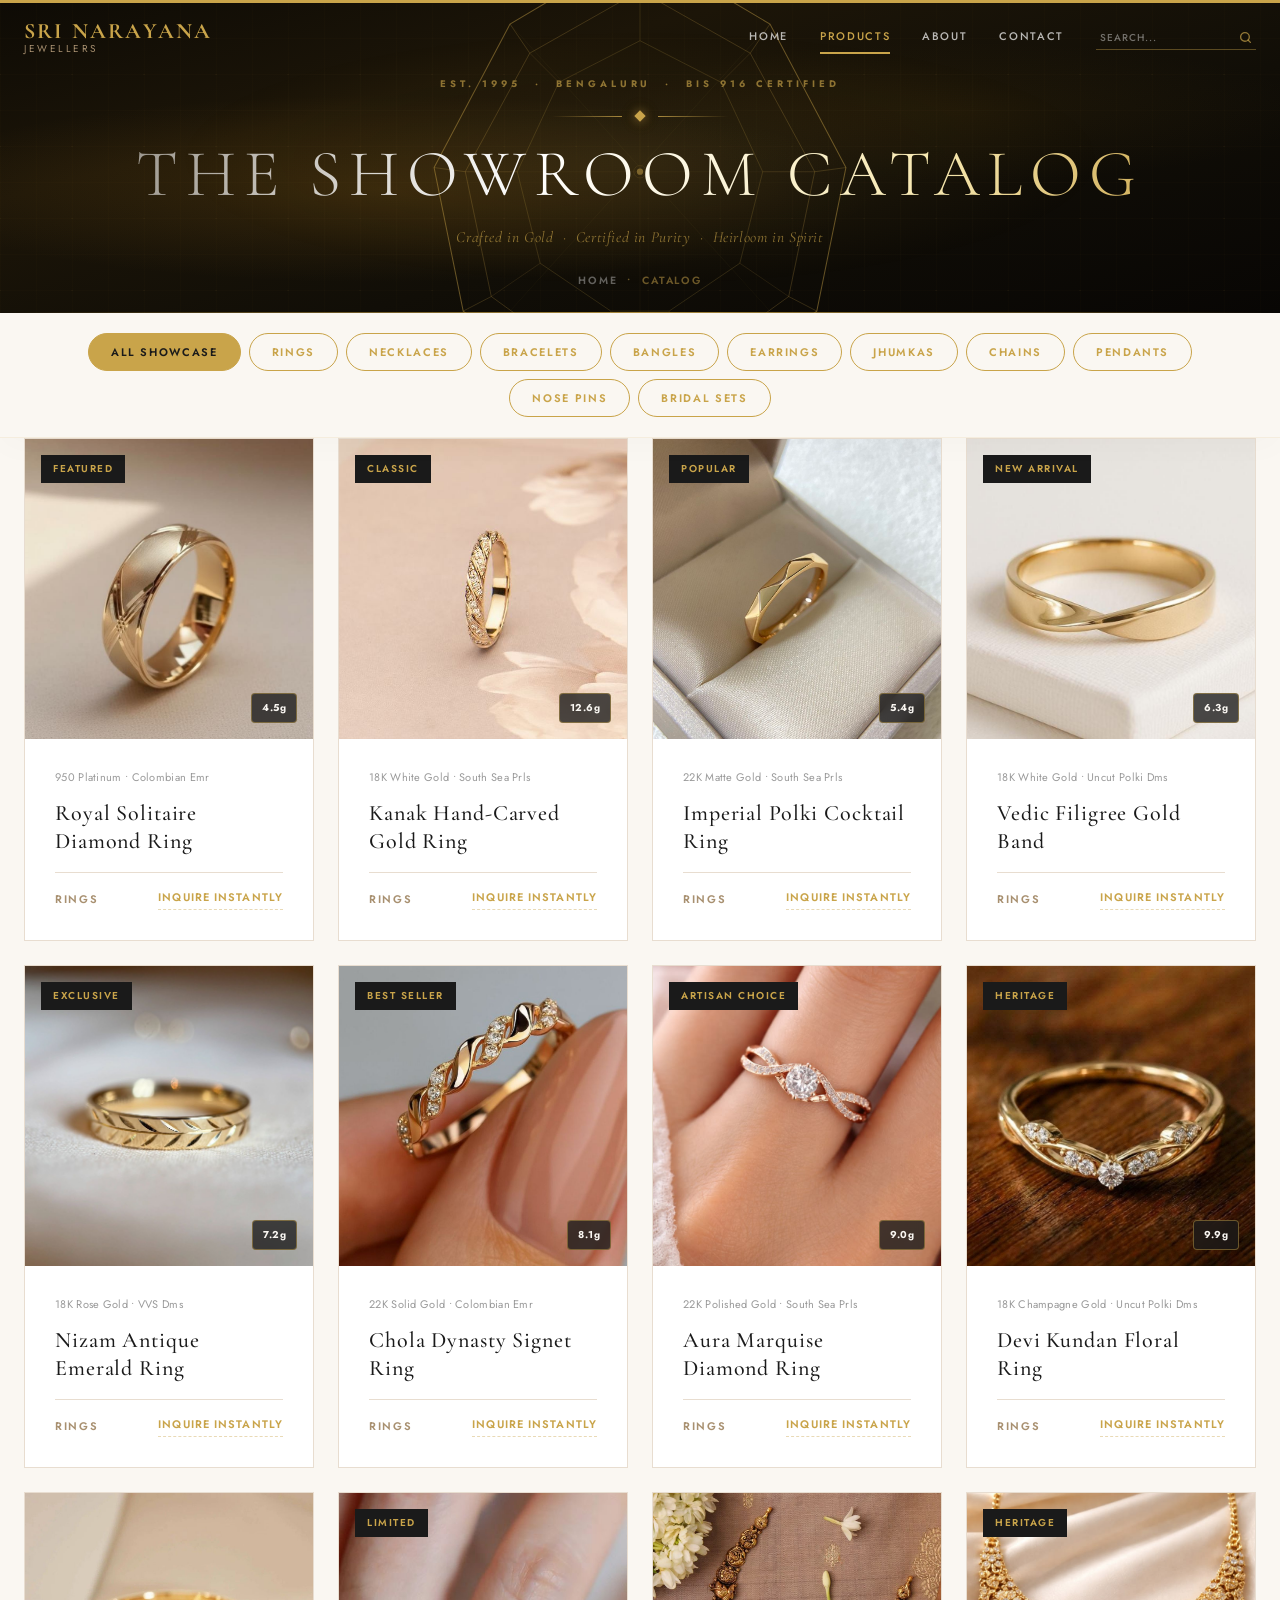
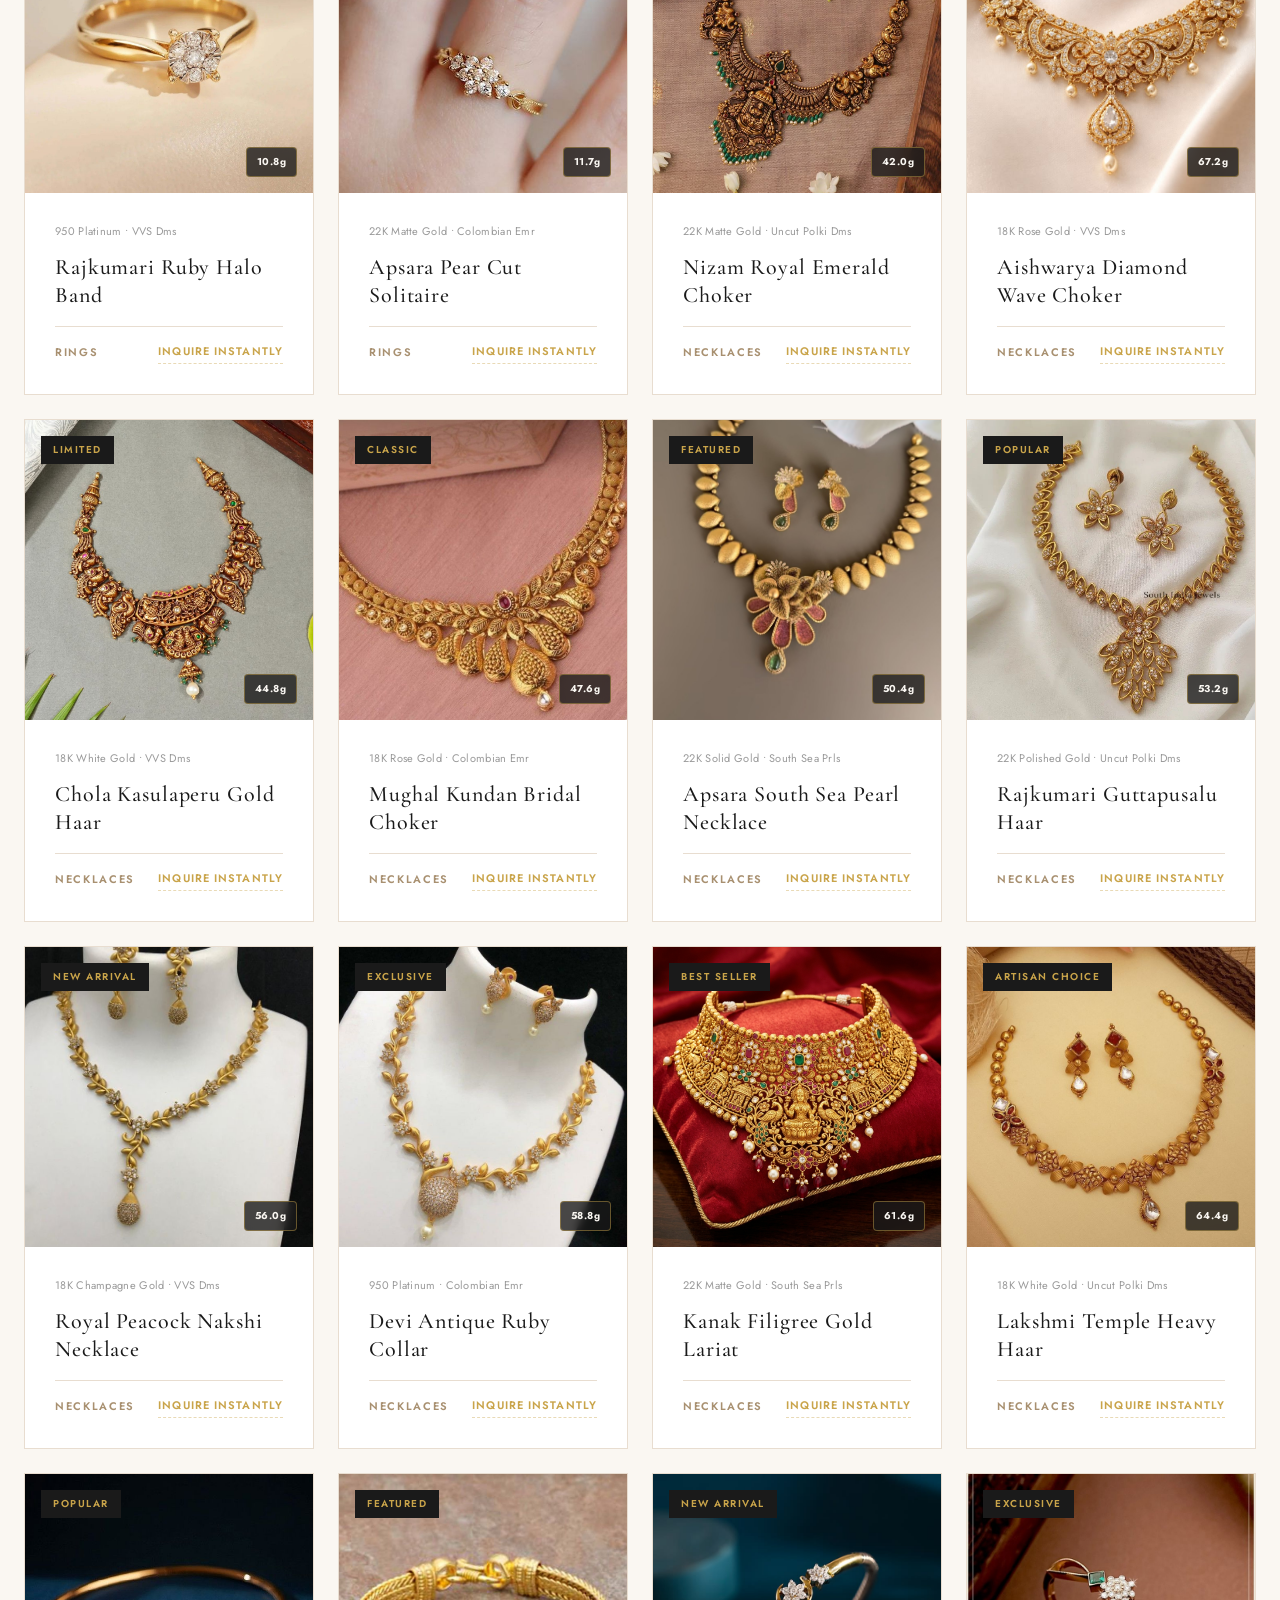
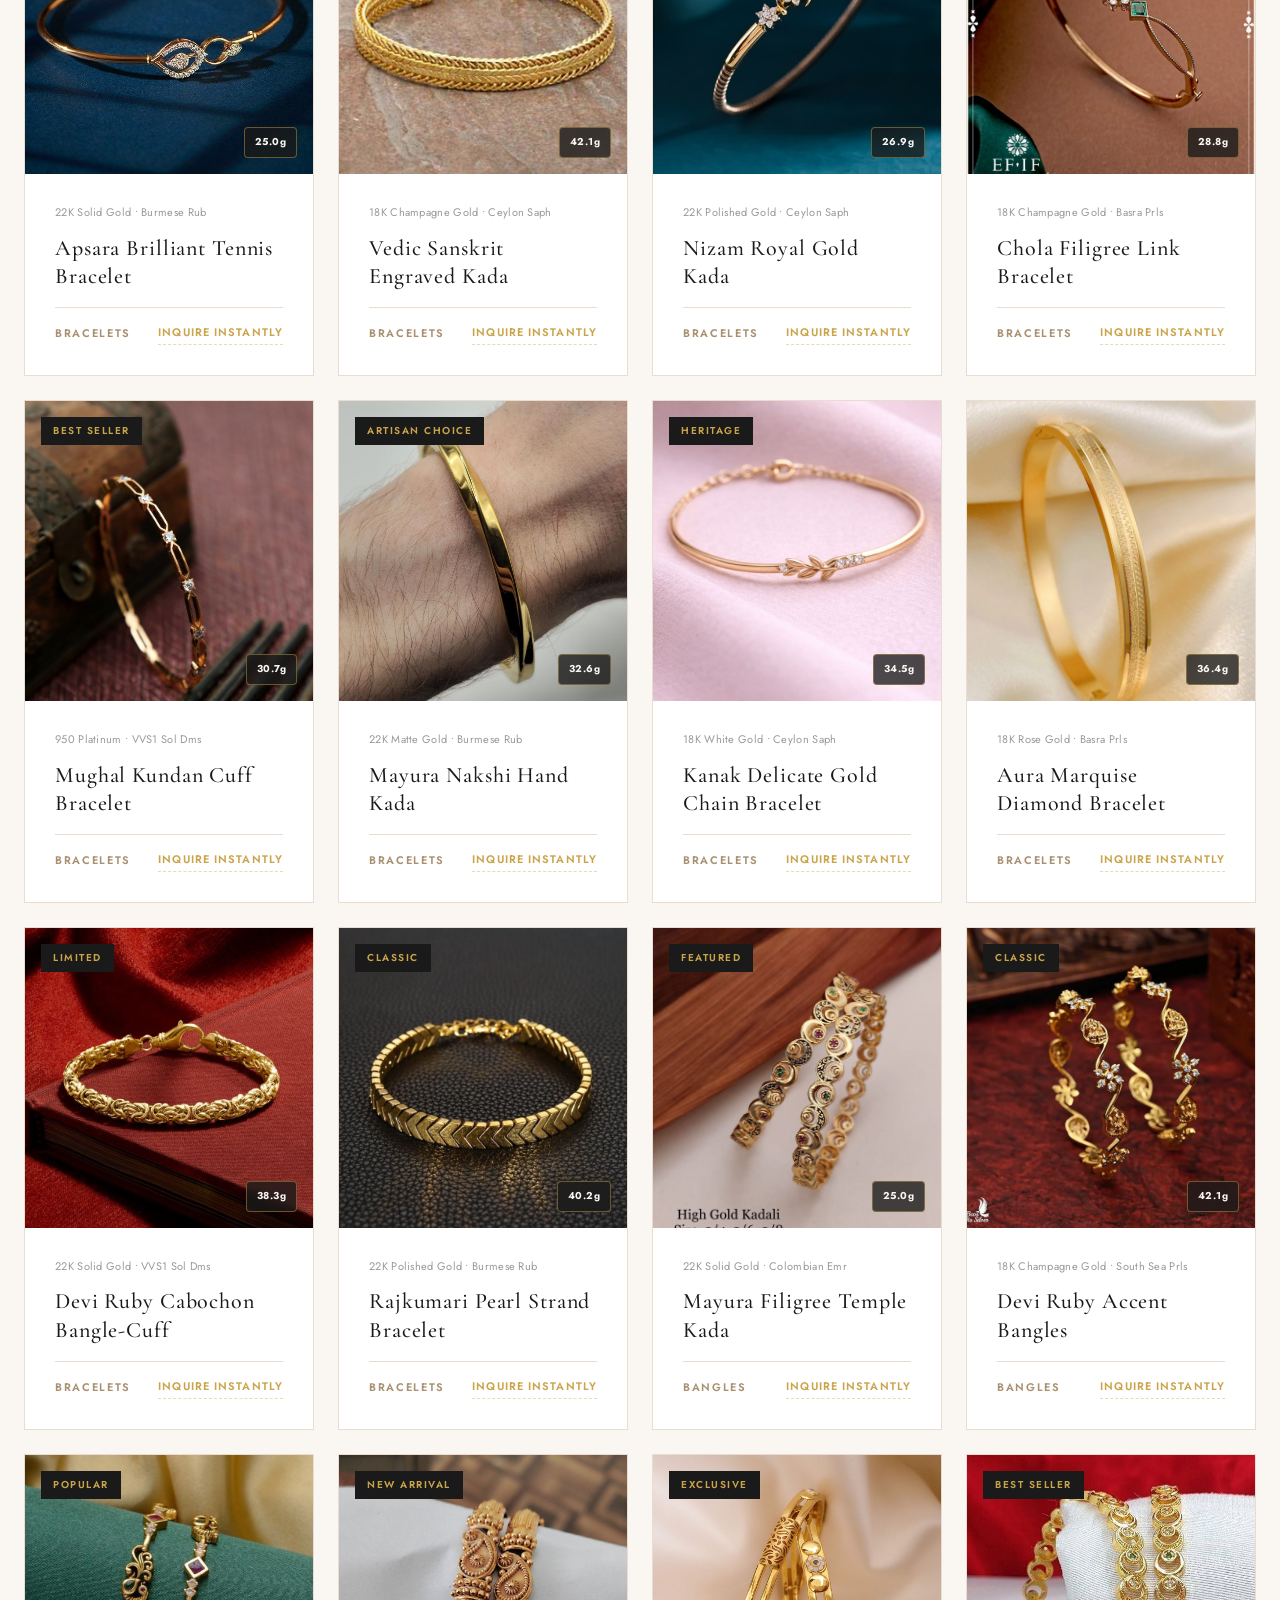
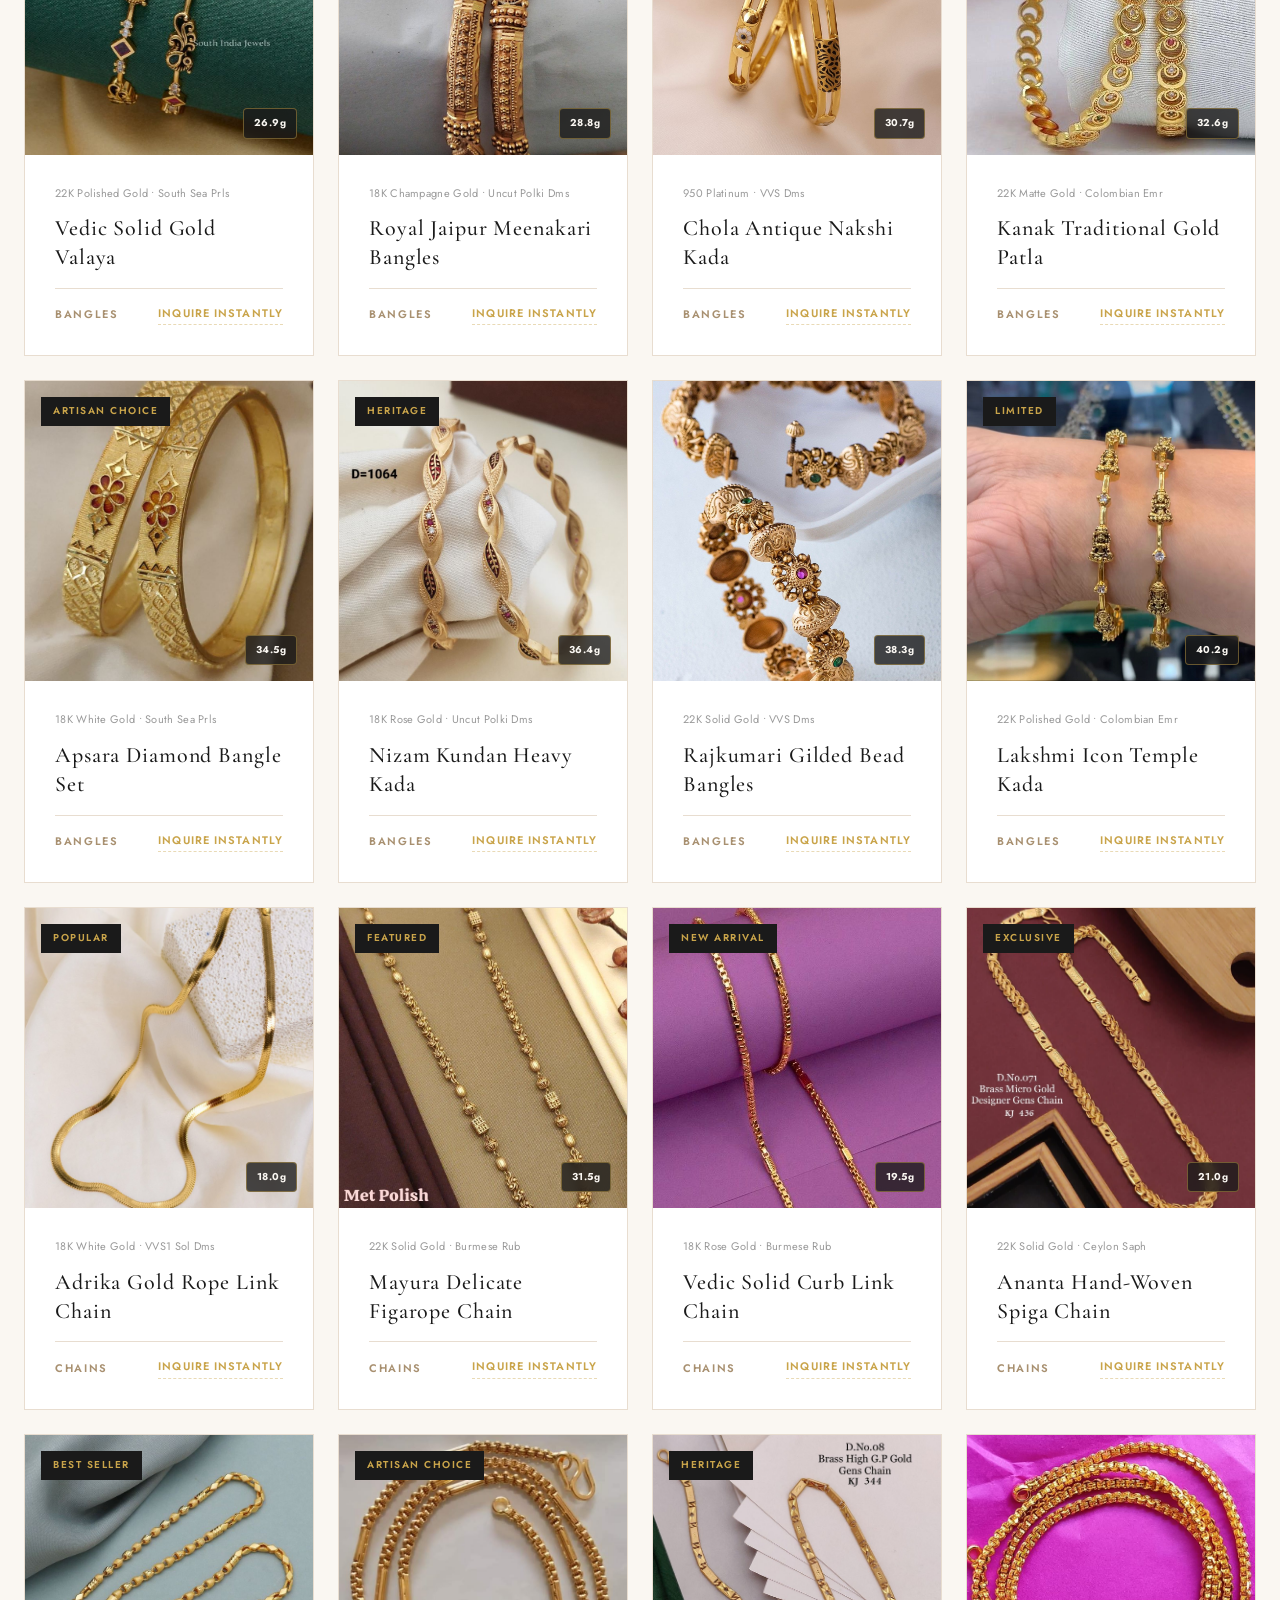
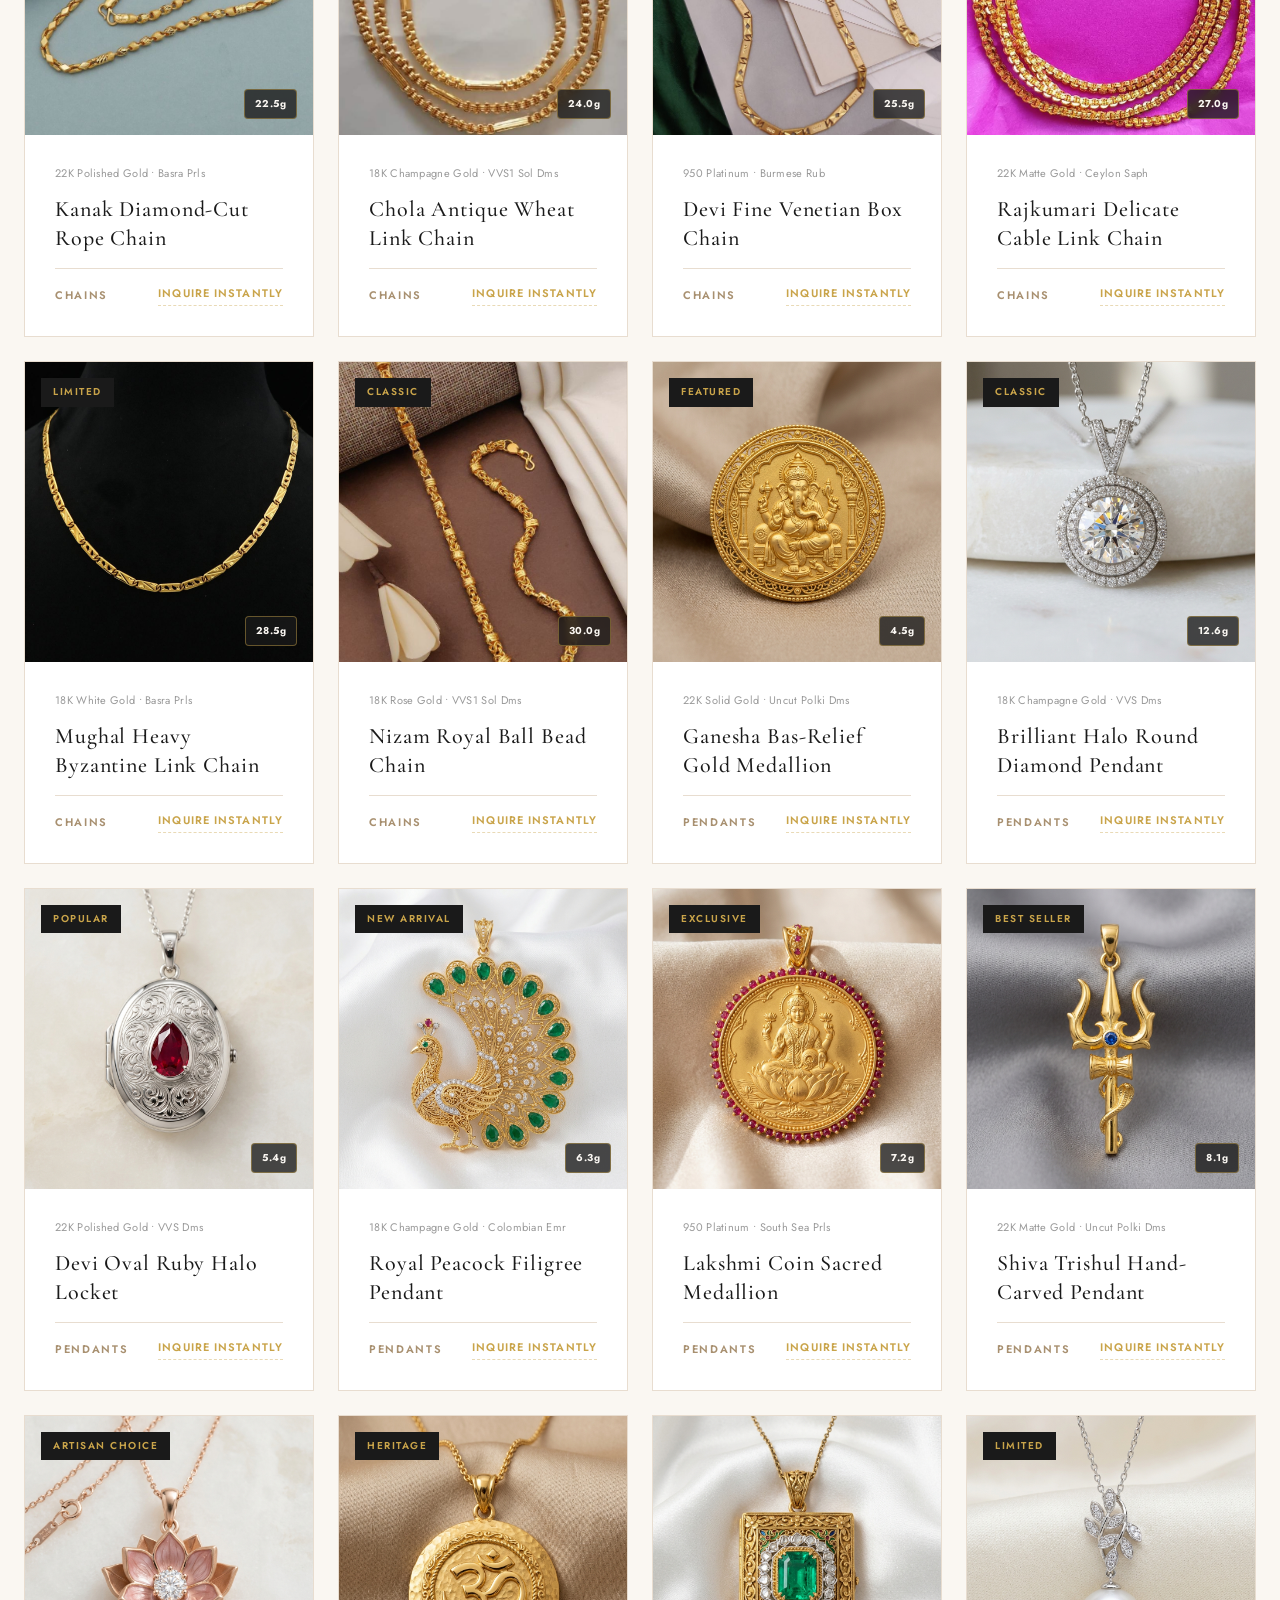
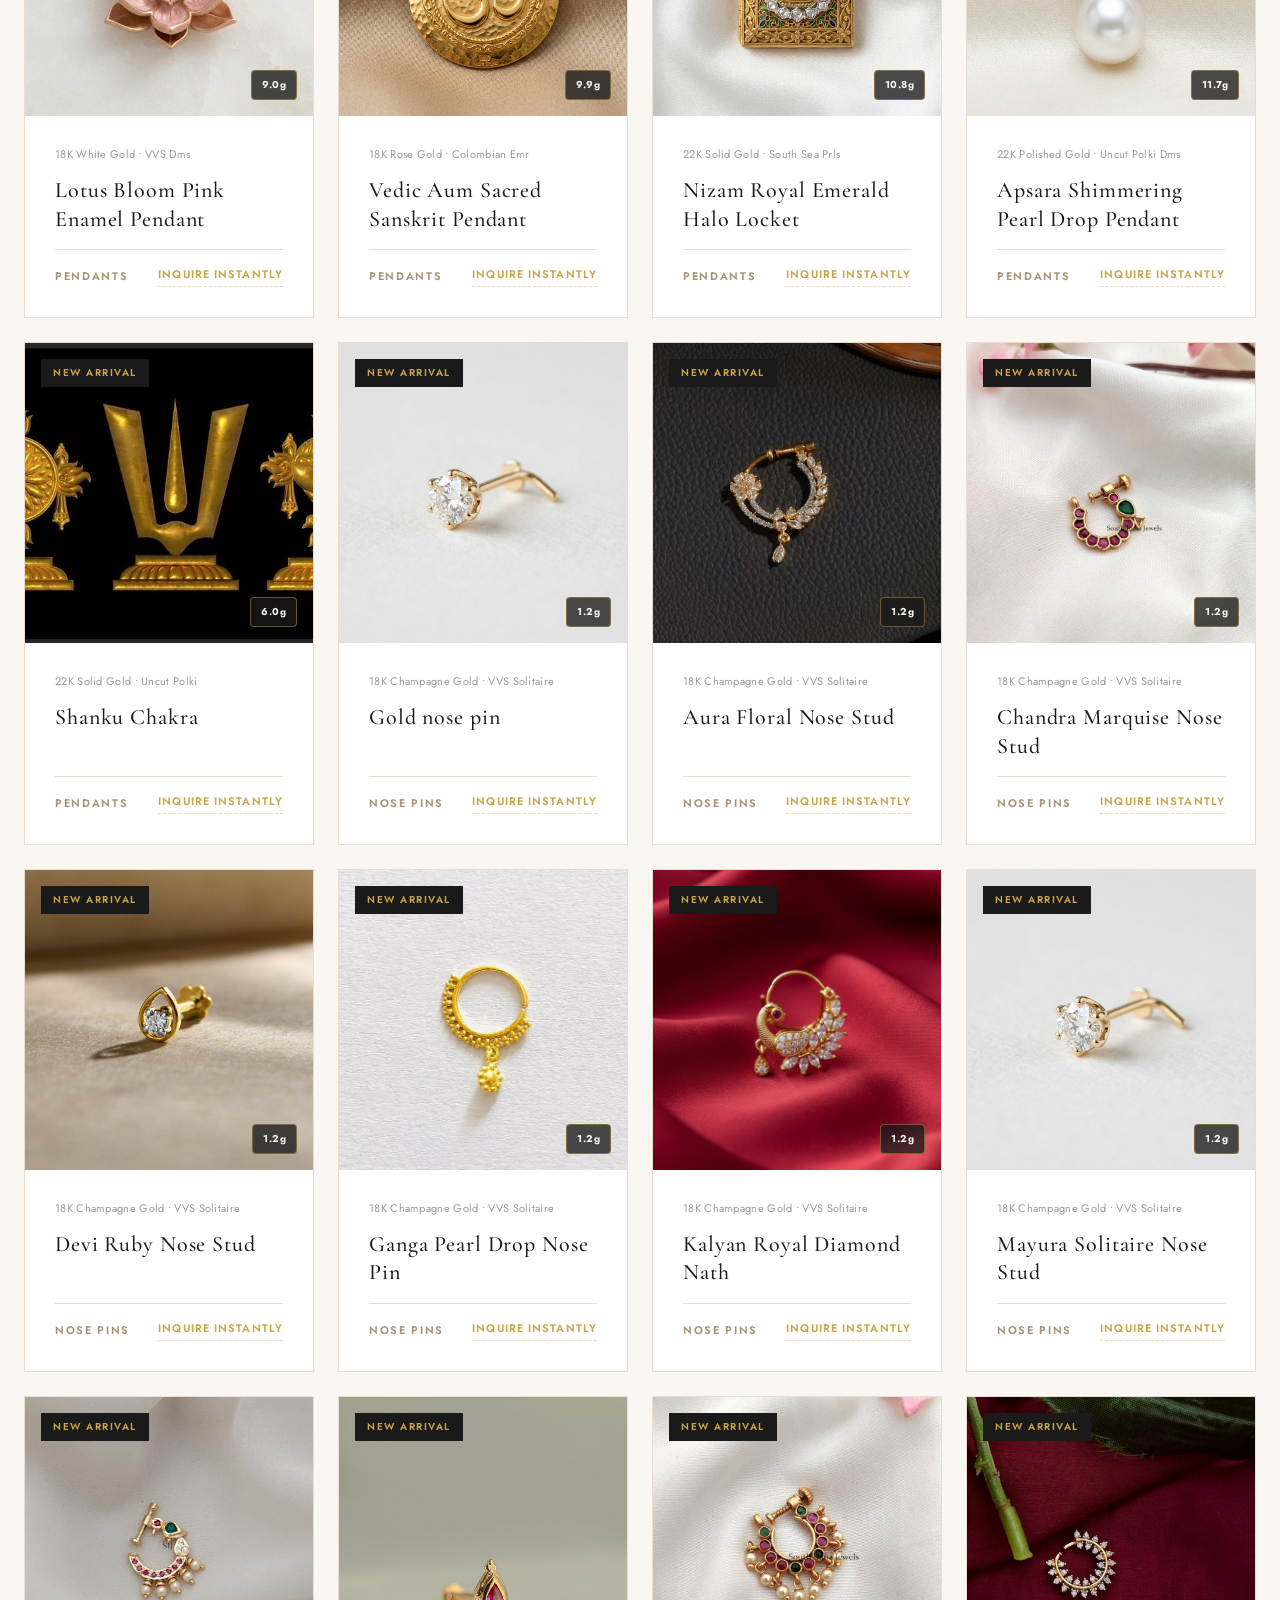
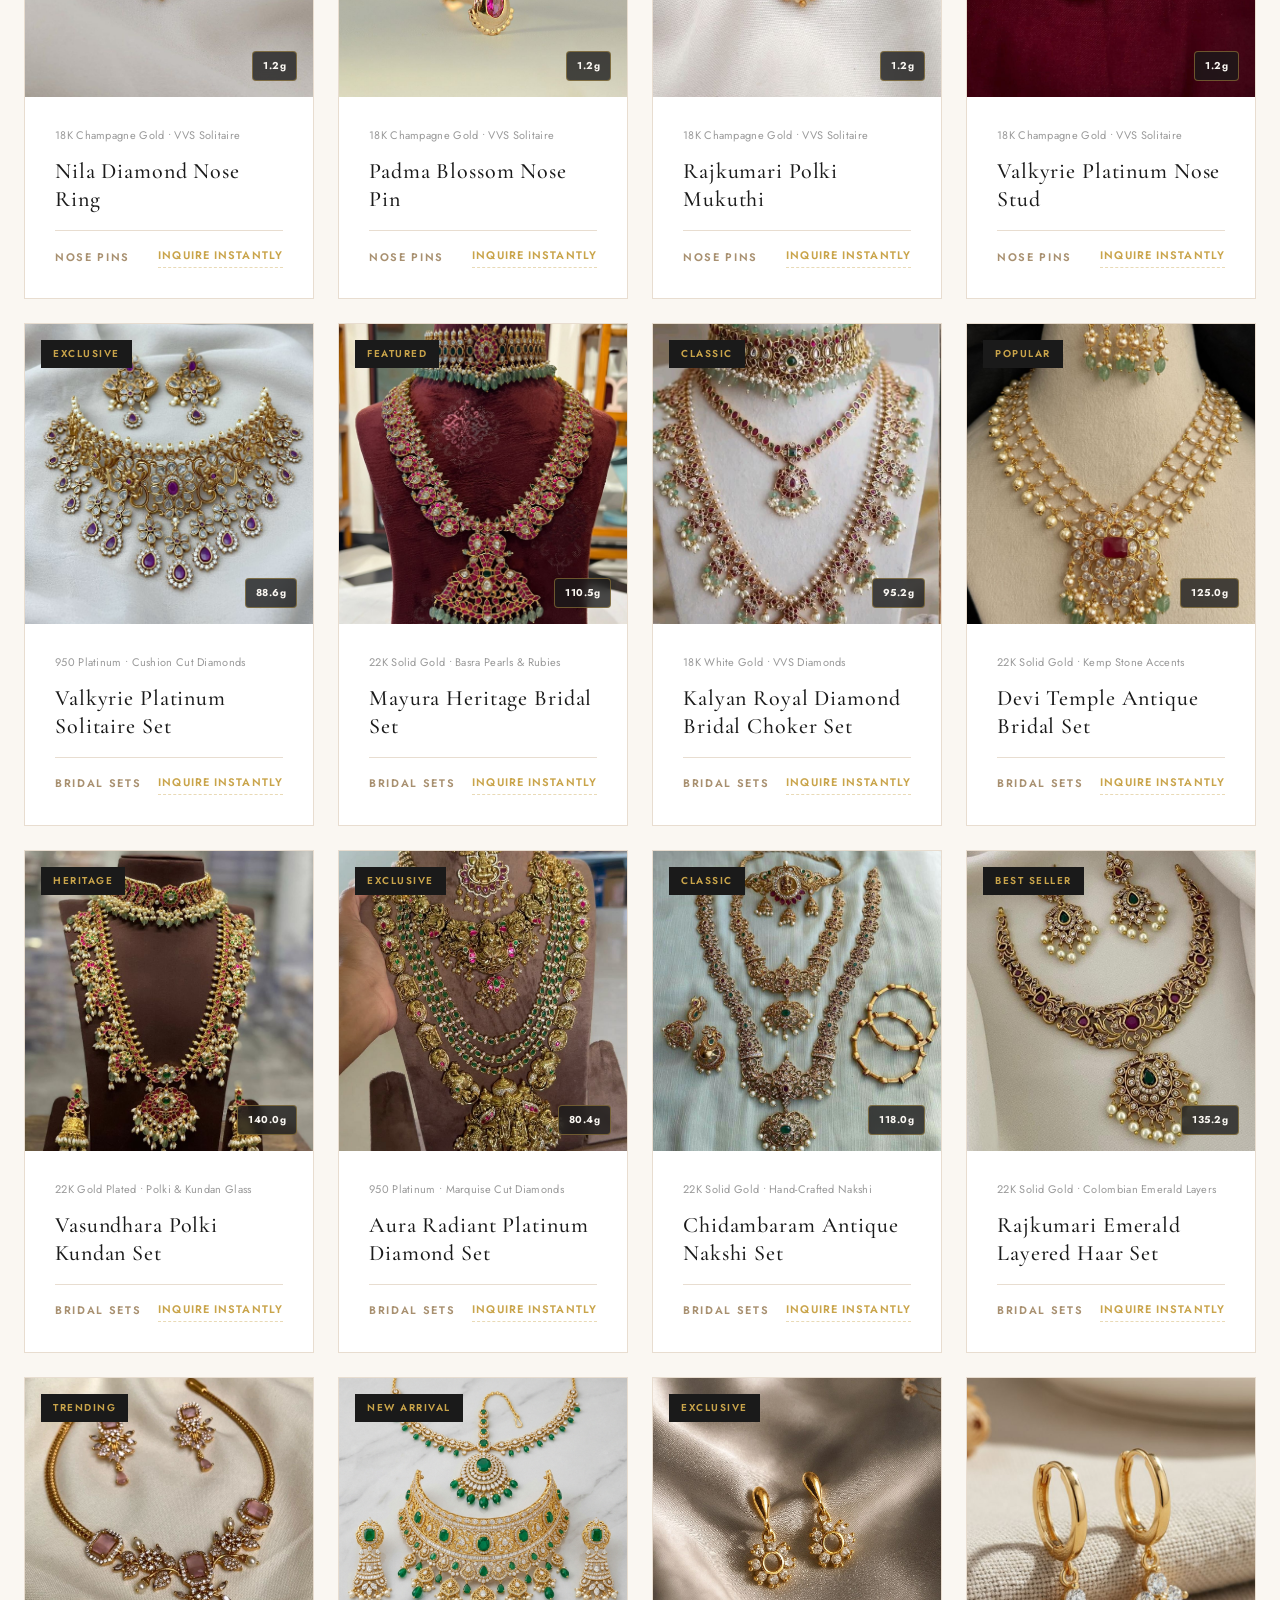
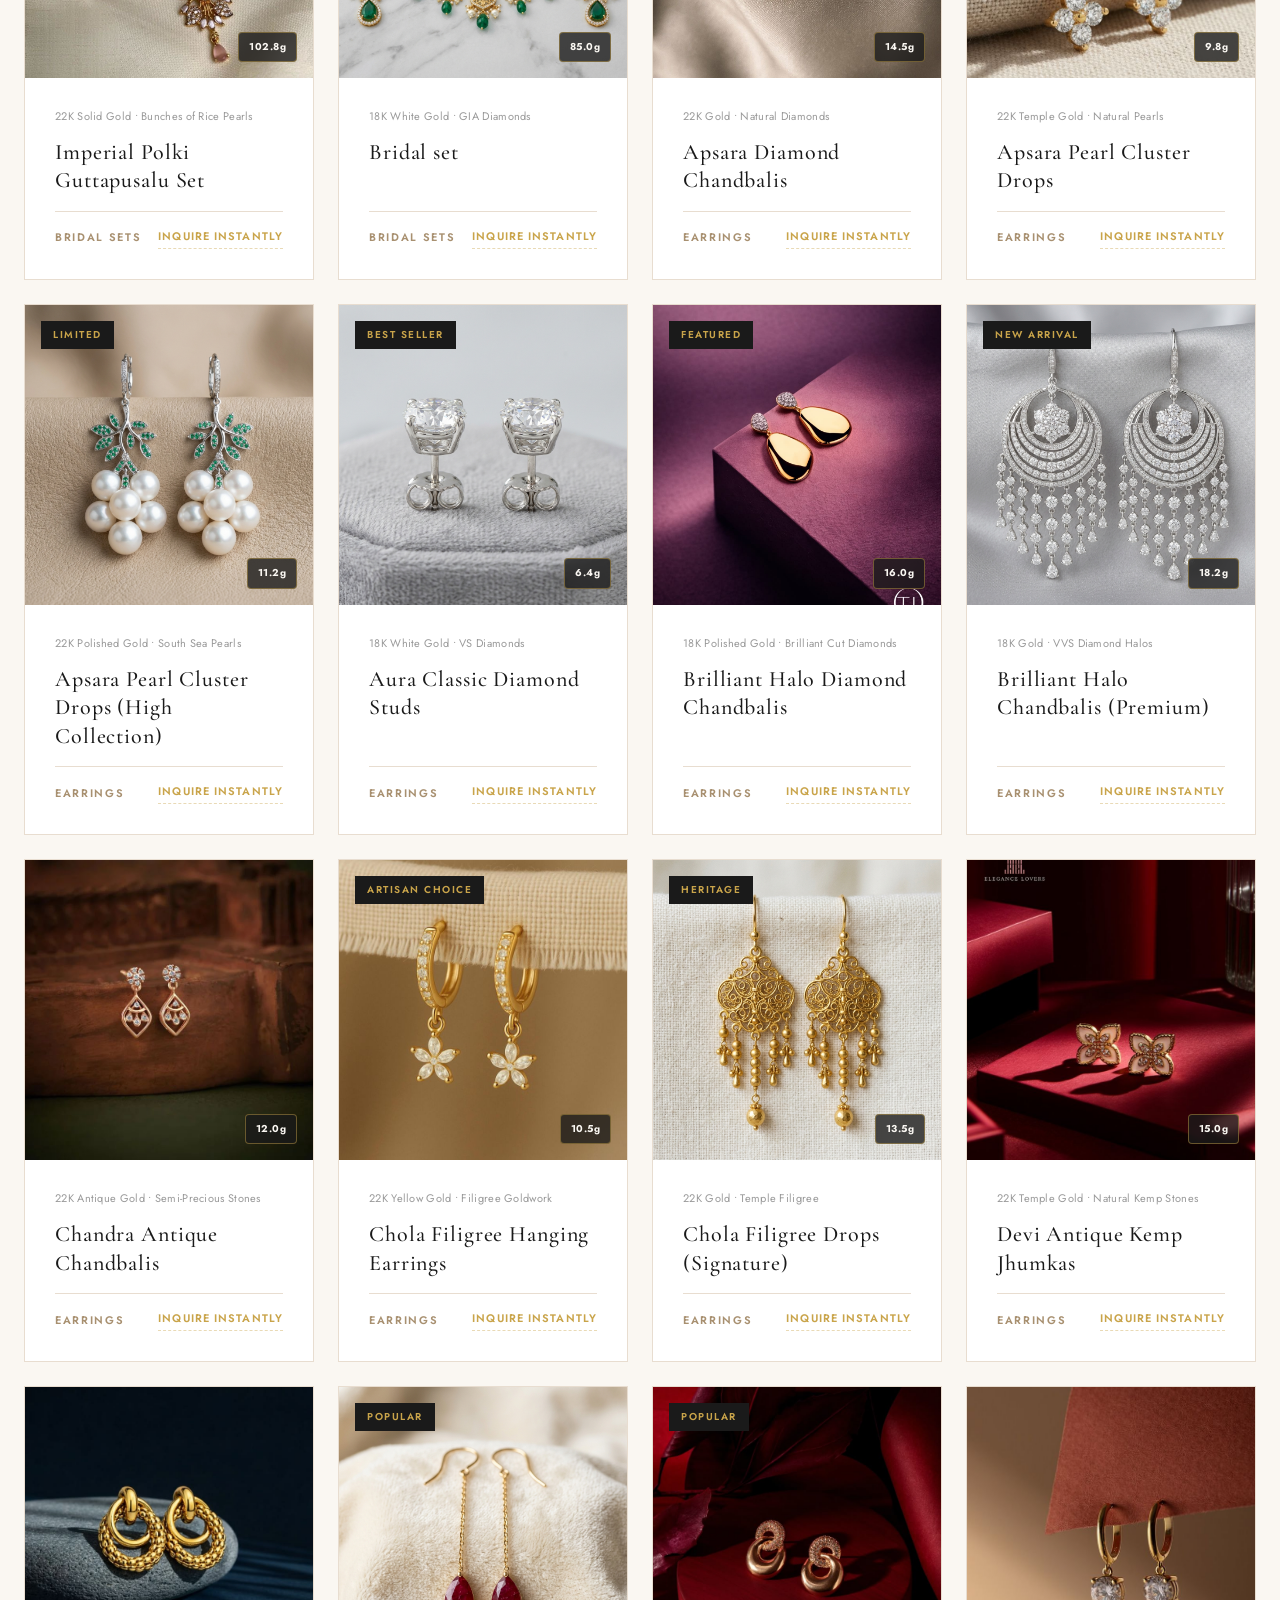
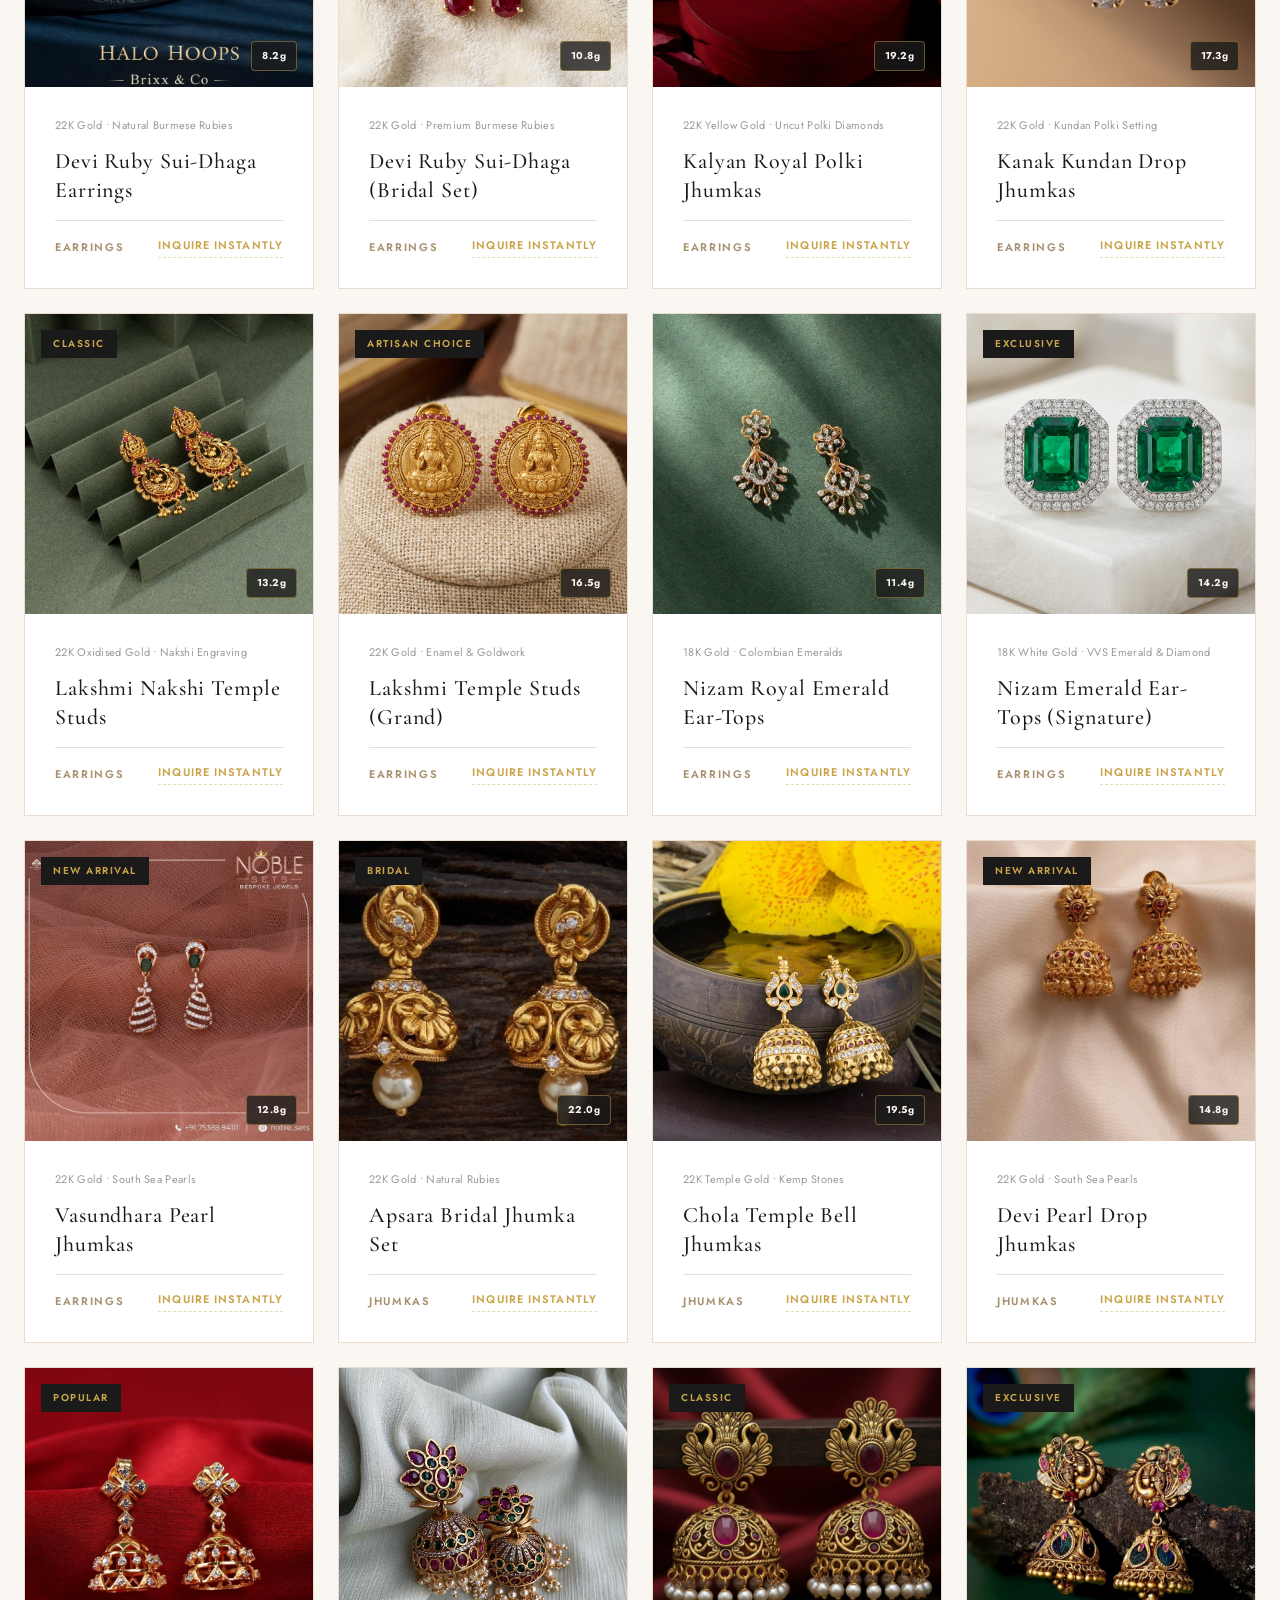
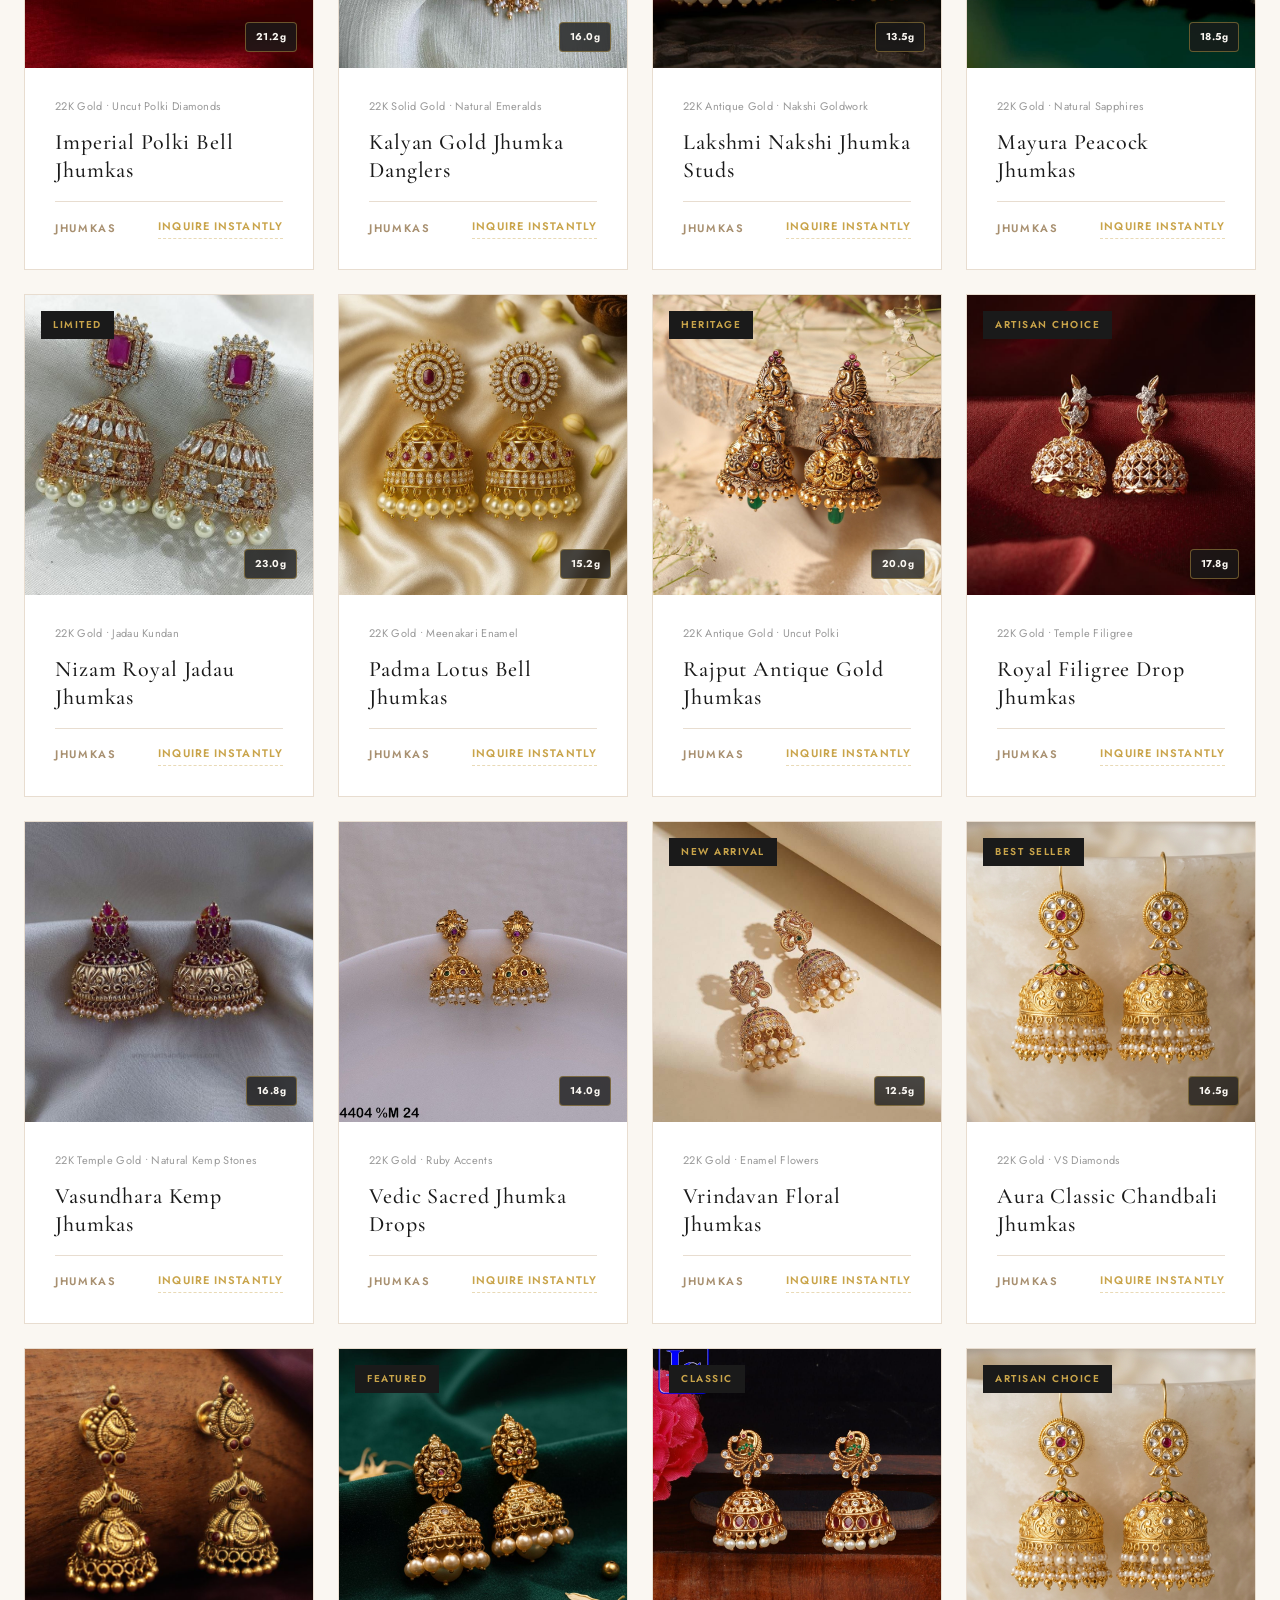
<file: products.html>
<!DOCTYPE html>
<html lang="en">
<head>
  <meta charset="UTF-8">
  <meta name="viewport" content="width=device-width, initial-scale=1.0">
  <title>Exquisite Jewelry Showroom Catalog | Sri Narayana Jewellers</title>
  <meta name="description" content="Explore our premium hand-finished solid gold and high-grade diamond catalog. Inquire instantly about rings, gold necklaces, chokers, and diamond bracelets.">
  
  <!-- Typography & Google Fonts -->
  <link rel="preconnect" href="https://fonts.googleapis.com">
  <link rel="preconnect" href="https://fonts.gstatic.com" crossorigin>
  <link href="https://fonts.googleapis.com/css2?family=Cormorant+Garamond:ital,wght@0,300;0,400;0,500;0,600;0,700;1,400&family=Jost:wght@300;400;500;600;700&display=swap" rel="stylesheet">

  <style>
    /* === DESIGN SYSTEM & GLOBAL RESETS === */
    :root {
      --color-primary-bg: #faf7f2;       /* Cream/Ivory background */
      --color-dark-bg: #1a1a1a;          /* Deep charcoal primary dark */
      --color-dark-card: #252525;        /* Dark card background */
      --color-accent-gold: #c9a44a;      /* Rich warm gold primary */
      --color-nav-scrolled: #0d0d0d;     /* Deep black for navbar scroll */
      --color-text-dark: #2a2a2a;        /* High-contrast charcoal text */
      --color-text-muted: #5a4a35;       /* Muted warm tone */
      --color-text-light: #ffffff;
      --color-text-light-muted: #a89070; /* Muted gold tone */
      --color-divider-gold: rgba(201, 164, 74, 0.4);
      
      --font-headings: 'Cormorant Garamond', Georgia, serif;
      --font-body: 'Jost', sans-serif;
      
      --transition-smooth: all 0.3s cubic-bezier(0.25, 0.8, 0.25, 1);
      --transition-zoom: transform 0.5s cubic-bezier(0.25, 0.8, 0.25, 1);
    }

    * {
      box-sizing: border-box;
      margin: 0;
      padding: 0;
    }

    html {
      scroll-behavior: smooth;
    }

    body {
      background-color: var(--color-primary-bg);
      color: var(--color-text-dark);
      font-family: var(--font-body);
      font-size: 15px;
      line-height: 1.625;
      letter-spacing: 0.02em;
      overflow-x: hidden;
      -webkit-font-smoothing: antialiased;
    }

    /* Typography Defaults */
    h1, h2, h3, h4, h5, h6 {
      font-family: var(--font-headings);
      font-weight: 400;
      letter-spacing: 0.04em;
    }

    a {
      text-decoration: none;
      color: inherit;
      transition: var(--transition-smooth);
      cursor: pointer;
    }

    button {
      font-family: var(--font-body);
      cursor: pointer;
      border: none;
      background: none;
      transition: var(--transition-smooth);
    }

    /* Common Components & Utilities */
    .container {
      max-width: 1200px;
      margin: 0 auto;
      padding: 0 24px;
      width: 100%;
    }

    .container-wide {
      max-width: 1680px;
      margin: 0 auto;
      padding: 0 24px;
      width: 100%;
    }

    .section-padding {
      padding: 100px 0;
    }

    @media (max-width: 768px) {
      .section-padding {
        padding: 60px 0;
      }
    }

    .gold-divider {
      height: 1px;
      background-color: var(--color-accent-gold);
      opacity: 0.4;
      width: 60px;
      margin: 24px auto;
    }

    /* === SITE HEADER & NAVIGATION === */
    .site-header {
      position: fixed;
      top: 0;
      left: 0;
      width: 100%;
      z-index: 1000;
      transition: var(--transition-smooth);
      background-color: transparent;
    }

    .site-header.scrolled {
      background-color: var(--color-nav-scrolled);
      border-bottom: 1px solid rgba(201, 164, 74, 0.15);
      box-shadow: 0 4px 30px rgba(0, 0, 0, 0.35);
    }

    .gold-top-bar {
      background-color: var(--color-accent-gold);
      height: 3px;
      width: 100%;
    }

    .header-container {
      display: flex;
      justify-content: space-between;
      align-items: center;
      padding: 20px 24px;
      transition: var(--transition-smooth);
    }

    .site-header.scrolled .header-container {
      padding: 12px 24px;
    }

    /* Brand Logo */
    .logo {
      display: flex;
      flex-direction: column;
      line-height: 1;
      text-transform: uppercase;
    }

    .logo-main {
      font-family: var(--font-headings);
      font-size: 22px;
      font-weight: 700;
      letter-spacing: 0.1em;
      color: var(--color-accent-gold);
    }

    .logo-sub {
      font-family: var(--font-body);
      font-size: 10px;
      font-weight: 400;
      letter-spacing: 0.25em;
      color: var(--color-text-light-muted);
      margin-top: 2px;
    }

    /* Navigation Links */
    .nav-menu {
      display: flex;
      gap: 32px;
      align-items: center;
    }

    .nav-link {
      font-family: var(--font-body);
      font-size: 11px;
      font-weight: 500;
      letter-spacing: 0.15em;
      color: rgba(255, 255, 255, 0.7);
      text-transform: uppercase;
      padding: 8px 0;
      position: relative;
    }

    .nav-link:hover {
      color: var(--color-accent-gold);
    }

    .nav-link.active {
      color: var(--color-accent-gold);
    }

    .nav-link.active::after {
      content: '';
      position: absolute;
      bottom: 0;
      left: 0;
      width: 100%;
      height: 2px;
      background-color: var(--color-accent-gold);
    }

    /* Hamburger Button */
    .hamburger {
      display: none;
      flex-direction: column;
      justify-content: space-between;
      width: 24px;
      height: 18px;
      z-index: 1010;
    }

    .hamburger span {
      width: 100%;
      height: 2px;
      background-color: var(--color-accent-gold);
      transition: var(--transition-smooth);
    }

    @media (max-width: 768px) {
      .hamburger {
        display: flex;
      }
      .nav-menu {
        position: fixed;
        top: 0;
        right: -100%;
        width: 100%;
        height: 100vh;
        background-color: var(--color-dark-bg);
        flex-direction: column;
        justify-content: center;
        align-items: center;
        gap: 32px;
        transition: right 0.4s cubic-bezier(0.25, 0.8, 0.25, 1);
        z-index: 1005;
      }
      .nav-menu.open {
        right: 0;
      }
      .nav-link {
        font-size: 16px;
        color: #ffffff;
      }
      .hamburger.open span:nth-child(1) {
        transform: translateY(8px) rotate(45deg);
      }
      .hamburger.open span:nth-child(2) {
        opacity: 0;
      }
      .hamburger.open span:nth-child(3) {
        transform: translateY(-8px) rotate(-45deg);
      }
    }

    /* === PAGE HERO HEADER — JEWELLERY SHOWCASE === */
    .page-header {
      position: relative;
      height: 310px;
      background:
        radial-gradient(ellipse 70% 55% at 30% 60%, rgba(160, 110, 25, 0.22) 0%, transparent 55%),
        radial-gradient(ellipse 55% 45% at 75% 35%, rgba(100, 70, 10, 0.14) 0%, transparent 50%),
        linear-gradient(165deg, #0e0b05 0%, #1c1508 30%, #110e07 62%, #080604 100%);
      display: flex;
      align-items: center;
      justify-content: center;
      text-align: center;
      overflow: hidden;
      padding-top: 50px;
    }

    /* Gem-facet tessellated grid */
    .page-header::before {
      content: '';
      position: absolute;
      inset: 0;
      background-image:
        linear-gradient(32deg,  rgba(201,164,74,0.04) 1px, transparent 1px),
        linear-gradient(-32deg, rgba(201,164,74,0.04) 1px, transparent 1px),
        linear-gradient(90deg,  rgba(201,164,74,0.02) 1px, transparent 1px),
        linear-gradient(0deg,   rgba(201,164,74,0.02) 1px, transparent 1px);
      background-size: 72px 72px, 72px 72px, 36px 36px, 36px 36px;
      z-index: 1;
      pointer-events: none;
    }

    /* Central radial aura */
    .page-header::after {
      content: '';
      position: absolute;
      top: 50%; left: 50%;
      transform: translate(-50%, -50%);
      width: 75%; height: 85%;
      background: radial-gradient(ellipse at center,
        rgba(201,164,74,0.11) 0%,
        rgba(160,120,35,0.06) 38%,
        transparent 68%);
      z-index: 1;
      pointer-events: none;
    }

    /* === Large SVG diamond wireframe === */
    .hero-diamond-svg {
      position: absolute;
      top: 50%; left: 50%;
      transform: translate(-50%, -48%);
      width: min(520px, 88vw);
      height: auto;
      z-index: 2;
      pointer-events: none;
      opacity: 1;
      animation: diamondPulse 8s ease-in-out infinite;
    }

    @keyframes diamondPulse {
      0%, 100% { opacity: 0.55; transform: translate(-50%, -48%) scale(1);    }
      50%       { opacity: 0.75; transform: translate(-50%, -48%) scale(1.015); }
    }

    /* === 4-pointed sparkle stars === */
    .hero-sparkle {
      position: absolute;
      z-index: 3;
      pointer-events: none;
      width: var(--sz, 18px);
      height: var(--sz, 18px);
      opacity: 0;
      animation: sparklePop var(--dur, 3.5s) ease-in-out var(--d, 0s) infinite;
      background:
        linear-gradient(var(--color-accent-gold), var(--color-accent-gold)) center / 1px 100% no-repeat,
        linear-gradient(var(--color-accent-gold), var(--color-accent-gold)) center / 100% 1px no-repeat,
        linear-gradient(45deg,  transparent calc(50% - 0.5px), var(--color-accent-gold) calc(50% - 0.5px), var(--color-accent-gold) calc(50% + 0.5px), transparent calc(50% + 0.5px)),
        linear-gradient(-45deg, transparent calc(50% - 0.5px), var(--color-accent-gold) calc(50% - 0.5px), var(--color-accent-gold) calc(50% + 0.5px), transparent calc(50% + 0.5px));
    }

    @keyframes sparklePop {
      0%,100% { opacity: 0;   transform: scale(0.4) rotate(0deg);  }
      25%,75% { opacity: 0.9; transform: scale(1.1) rotate(20deg); }
      50%     { opacity: 0.6; transform: scale(0.8) rotate(45deg); }
    }

    /* Sparkle positions */
    .hs1  { top:14%; left:5%;  --sz:14px; --dur:3.2s; --d:0s;    }
    .hs2  { top:55%; left:3%;  --sz:9px;  --dur:4.5s; --d:0.9s;  }
    .hs3  { top:78%; left:11%; --sz:12px; --dur:3.8s; --d:1.7s;  }
    .hs4  { top:12%; left:22%; --sz:7px;  --dur:5.2s; --d:2.3s;  }
    .hs5  { top:85%; left:32%; --sz:10px; --dur:3.5s; --d:0.4s;  }
    .hs6  { top:10%; left:63%; --sz:8px;  --dur:4.8s; --d:1.1s;  }
    .hs7  { top:18%; left:80%; --sz:16px; --dur:3.3s; --d:2.6s;  }
    .hs8  { top:50%; left:91%; --sz:11px; --dur:4.1s; --d:0.2s;  }
    .hs9  { top:80%; left:84%; --sz:8px;  --dur:5.5s; --d:1.9s;  }
    .hs10 { top:30%; left:96%; --sz:14px; --dur:3.9s; --d:0.7s;  }
    .hs11 { top:90%; left:56%; --sz:6px;  --dur:4.4s; --d:3.1s;  }
    .hs12 { top:8%;  left:47%; --sz:10px; --dur:6.0s; --d:1.4s;  }

    /* Gold glowing bottom edge */
    .hero-bottom-rule {
      position: absolute;
      bottom: 0; left: 0; right: 0;
      height: 1px;
      background: linear-gradient(90deg,
        transparent 0%,
        rgba(201,164,74,0.4) 20%,
        rgba(201,164,74,0.85) 50%,
        rgba(201,164,74,0.4) 80%,
        transparent 100%);
      z-index: 4;
    }

    /* Content layer */
    .page-header-content {
      position: relative;
      z-index: 5;
      padding: 0 24px;
    }

    .page-header-eyebrow {
      display: block;
      font-family: var(--font-body);
      font-size: 9.5px;
      font-weight: 700;
      letter-spacing: 0.42em;
      text-transform: uppercase;
      color: rgba(201, 164, 74, 0.65);
      margin-bottom: 20px;
    }

    /* Gold ornament rule ── ◆ ── */
    .hero-ornament {
      display: flex;
      align-items: center;
      justify-content: center;
      gap: 14px;
      margin-bottom: 18px;
    }

    .hero-ornament-line {
      height: 1px;
      width: 70px;
      background: linear-gradient(90deg, transparent, rgba(201,164,74,0.8));
    }

    .hero-ornament-line.r {
      background: linear-gradient(90deg, rgba(201,164,74,0.8), transparent);
    }

    .hero-ornament-diamond {
      width: 8px;
      height: 8px;
      background: var(--color-accent-gold);
      transform: rotate(45deg);
      flex-shrink: 0;
      box-shadow: 0 0 10px rgba(201,164,74,0.6), 0 0 20px rgba(201,164,74,0.2);
    }

    /* Title with gold shimmer sweep */
    .page-header h1 {
      font-family: var(--font-headings);
      font-size: clamp(34px, 5.5vw, 66px);
      font-weight: 300;
      letter-spacing: 0.12em;
      text-transform: uppercase;
      margin-bottom: 14px;
      line-height: 1.1;
      background: linear-gradient(
        100deg,
        rgba(255,255,255,0.55) 0%,
        #ffffff 18%,
        #f7e8b0 36%,
        #c9a44a 48%,
        #f7e8b0 60%,
        #ffffff 78%,
        rgba(255,255,255,0.55) 100%
      );
      background-size: 220% auto;
      -webkit-background-clip: text;
      -webkit-text-fill-color: transparent;
      background-clip: text;
      animation: titleShimmer 5s linear infinite;
    }

    @keyframes titleShimmer {
      from { background-position: 0%   center; }
      to   { background-position: 220% center; }
    }

    .page-header-tagline {
      font-family: var(--font-headings);
      font-style: italic;
      font-size: 15.5px;
      color: rgba(201, 164, 74, 0.65);
      letter-spacing: 0.04em;
      margin-bottom: 22px;
    }

    .breadcrumbs {
      font-family: var(--font-body);
      font-size: 10.5px;
      font-weight: 600;
      letter-spacing: 0.18em;
      color: rgba(201,164,74,0.5);
      text-transform: uppercase;
    }

    .breadcrumbs a {
      color: rgba(255,255,255,0.35);
      transition: var(--transition-smooth);
    }

    .breadcrumbs a:hover {
      color: var(--color-accent-gold);
    }




    /* === FILTER BAR PILLS === */
    .products-filter-section {
      position: sticky;
      top: 60px; /* Sits perfectly below the compressed header with no gap */
      z-index: 99;
      background-color: var(--color-primary-bg);
      padding: 20px 0;
      border-bottom: 1px solid rgba(201, 164, 74, 0.12);
      box-shadow: 0 10px 30px rgba(0, 0, 0, 0.02);
      transition: var(--transition-smooth);
    }

    .filter-wrapper {
      display: flex;
      gap: 8px;
      flex-wrap: wrap;
      justify-content: center;
    }

    .filter-btn {
      border: 1px solid var(--color-accent-gold);
      background-color: transparent;
      color: var(--color-accent-gold);
      font-family: var(--font-body);
      font-size: 11px;
      font-weight: 600;
      letter-spacing: 0.15em;
      text-transform: uppercase;
      padding: 10px 22px;
      transition: var(--transition-smooth);
      border-radius: 20px; /* Pill tabs */
      white-space: nowrap;
    }

    .filter-btn:hover, .filter-btn.active {
      background-color: var(--color-accent-gold);
      color: #1a1a1a;
    }

    @media (max-width: 768px) {
      .products-filter-section {
        top: 46px; /* Sits perfectly below the mobile header with no gap */
        padding: 12px 0;
      }
      .filter-wrapper {
        flex-wrap: nowrap;
        overflow-x: auto;
        justify-content: flex-start;
        padding: 4px 16px;
        -webkit-overflow-scrolling: touch;
        scrollbar-width: none; /* Hide standard Firefox scrollbar */
      }
      .filter-wrapper::-webkit-scrollbar {
        display: none; /* Hide Chrome/Safari scrollbar */
      }
    }



    /* === NAVBAR INLINE SEARCH === */
    .nav-search-wrapper {
      position: relative;
      display: flex;
      align-items: center;
    }

    .nav-search-input {
      background: transparent;
      border: none;
      border-bottom: 1px solid rgba(201, 164, 74, 0.4);
      color: rgba(255, 255, 255, 0.85);
      font-family: var(--font-body);
      font-size: 11px;
      font-weight: 500;
      letter-spacing: 0.08em;
      padding: 4px 28px 4px 4px;
      width: 160px;
      outline: none;
      transition: var(--transition-smooth);
    }

    .nav-search-input::placeholder {
      color: rgba(255, 255, 255, 0.4);
      letter-spacing: 0.1em;
      text-transform: uppercase;
      font-size: 10px;
    }

    .nav-search-input:focus {
      border-bottom-color: var(--color-accent-gold);
      width: 200px;
    }

    .nav-search-icon {
      position: absolute;
      right: 4px;
      color: rgba(201, 164, 74, 0.7);
      display: flex;
      align-items: center;
      pointer-events: none;
    }

    @media (max-width: 768px) {
      .nav-search-wrapper {
        display: none;
      }
    }





    /* === CATALOG GRID & PRODUCT CARDS === */
    .catalog-section {
      background-color: var(--color-primary-bg);
      padding: 0 0 100px 0;
    }

    .product-grid {
      display: grid;
      grid-template-columns: repeat(4, 1fr);
      gap: 24px;
    }

    @media (max-width: 1200px) {
      .product-grid {
        grid-template-columns: repeat(3, 1fr);
      }
    }

    @media (max-width: 900px) {
      .product-grid {
        grid-template-columns: repeat(2, 1fr);
      }
    }

    @media (max-width: 600px) {
      .product-grid {
        grid-template-columns: 1fr;
      }
    }

    /* Product Card */
    .product-card {
      background-color: #ffffff;
      border: 1px solid #e8ddd0;
      transition: var(--transition-smooth);
      display: flex;
      flex-direction: column;
      position: relative;
      overflow: hidden;
      opacity: 0;
      transform: translateY(20px);
    }

    .product-card.show {
      animation: fadeInCard 0.5s cubic-bezier(0.25, 0.8, 0.25, 1) forwards;
    }

    .product-card.hide {
      display: none !important;
    }

    @keyframes fadeInCard {
      to {
        opacity: 1;
        transform: translateY(0);
      }
    }

    .product-card:hover {
      box-shadow: 0 12px 30px rgba(0, 0, 0, 0.04);
      border-color: var(--color-accent-gold);
    }

    .product-img-container {
      width: 100%;
      height: 300px;
      overflow: hidden;
      position: relative;
      display: flex;
      justify-content: center;
      align-items: center;
      background-color: #ffffff;
    }

    .product-card-img {
      width: 100%;
      height: 100%;
      object-fit: cover;
      transition: var(--transition-zoom);
    }

    .product-card:hover .product-card-img {
      transform: scale(1.04);
    }

    .product-badge {
      position: absolute;
      top: 16px;
      left: 16px;
      background: var(--color-dark-bg);
      color: var(--color-accent-gold);
      font-size: 10px;
      font-weight: 600;
      letter-spacing: 0.15em;
      text-transform: uppercase;
      padding: 6px 12px;
      z-index: 10;
    }

    .product-weight-badge {
      position: absolute;
      bottom: 16px;
      right: 16px;
      background: rgba(26, 26, 26, 0.78);
      backdrop-filter: blur(4px);
      color: #faf7f2;
      font-size: 10px;
      font-weight: 700;
      letter-spacing: 0.05em;
      padding: 6px 10px;
      border-radius: 4px;
      z-index: 10;
      pointer-events: none;
      border: 1px solid rgba(201, 164, 74, 0.45);
    }

.product-info {
      padding: 30px;
      display: flex;
      flex-direction: column;
      flex-grow: 1;
    }

    .product-meta {
      display: flex;
      justify-content: space-between;
      align-items: center;
      margin-bottom: 12px;
    }

    .product-category {
      font-family: var(--font-body);
      font-size: 11px;
      font-weight: 600;
      letter-spacing: 0.15em;
      color: var(--color-text-light-muted);
      text-transform: uppercase;
    }

    .product-spec {
      font-family: var(--font-body);
      font-size: 11px;
      color: #999999;
    }

    .product-info h3 {
      font-family: var(--font-headings);
      font-size: 22px;
      font-weight: 500;
      color: #1a1a1a;
      margin-bottom: 16px;
      line-height: 1.3;
    }

    .product-specs-chips {
      display: flex;
      gap: 6px;
      flex-wrap: wrap;
      margin-bottom: 20px;
    }

    .spec-chip {
      background-color: #faf7f2;
      border: 1px solid #e8ddd0;
      font-family: var(--font-body);
      font-size: 10px;
      color: var(--color-text-muted);
      padding: 4px 10px;
      letter-spacing: 0.02em;
    }

    .card-action-bar {
      border-top: 1px solid #e8ddd0;
      padding-top: 16px;
      margin-top: auto;
      display: flex;
      justify-content: space-between;
      align-items: center;
    }

    .price-poa {
      font-family: var(--font-body);
      font-size: 11px;
      font-weight: 600;
      letter-spacing: 0.15em;
      text-transform: uppercase;
      color: var(--color-accent-gold);
    }

    .card-inquiry-link {
      font-family: var(--font-body);
      font-size: 11px;
      font-weight: 600;
      letter-spacing: 0.1em;
      text-transform: uppercase;
      color: var(--color-accent-gold);
      border-bottom: 1px dashed rgba(201, 164, 74, 0.4);
      padding-bottom: 2px;
      display: inline-flex;
      align-items: center;
      transition: var(--transition-smooth);
      cursor: pointer;
    }

    .card-inquiry-link:hover {
      color: var(--color-text-dark);
      border-bottom-color: var(--color-text-dark);
    }

    /* === PREMIUM FOOTER === */
    .site-footer {
      background-color: #111111;
      color: #888888;
      border-top: 1px solid rgba(201, 164, 74, 0.3);
      padding-top: 80px;
      position: relative;
    }

    .footer-top {
      padding-bottom: 60px;
    }

    .footer-grid {
      display: grid;
      grid-template-columns: 1.4fr 0.8fr 0.8fr 1fr;
      gap: 40px;
    }

    @media (max-width: 1024px) {
      .footer-grid {
        grid-template-columns: 1fr 1fr;
      }
    }

    @media (max-width: 768px) {
      .footer-grid {
        grid-template-columns: 1fr;
        gap: 30px;
      }
    }

    .footer-brand p {
      font-size: 13px;
      line-height: 1.625;
      margin: 20px 0;
    }

    .footer-title {
      font-family: var(--font-headings);
      font-size: 18px;
      font-weight: 600;
      color: var(--color-accent-gold);
      margin-bottom: 24px;
      letter-spacing: 0.05em;
      text-transform: uppercase;
    }

    .footer-links {
      list-style: none;
    }

    .footer-links li {
      margin-bottom: 12px;
    }

    .footer-links a {
      font-size: 13px;
      color: #888888;
      transition: var(--transition-smooth);
    }

    .footer-links a:hover {
      color: var(--color-accent-gold);
      padding-left: 4px;
    }

    .footer-contact {
      list-style: none;
    }

    .footer-contact li {
      display: flex;
      gap: 12px;
      align-items: flex-start;
      margin-bottom: 16px;
      font-size: 13px;
    }

    .footer-contact li svg {
      color: var(--color-accent-gold);
      flex-shrink: 0;
      margin-top: 2px;
    }

    .footer-socials {
      display: flex;
      gap: 12px;
      margin-top: 24px;
    }

    .social-icon {
      display: flex;
      align-items: center;
      justify-content: center;
      width: 36px;
      height: 36px;
      border-radius: 50%;
      border: 1px solid rgba(201, 164, 74, 0.3);
      color: var(--color-accent-gold);
      transition: var(--transition-smooth);
    }

    .social-icon:hover {
      background-color: var(--color-accent-gold);
      color: #111111;
      transform: translateY(-3px);
    }

    .footer-bottom {
      border-top: 1px solid rgba(255, 255, 255, 0.06);
      padding: 30px 0;
      text-align: center;
    }

    .footer-bottom p {
      font-size: 12px;
      color: #555555;
    }

    .owner-login-subtle {
      font-size: 11px;
      color: #333333;
      text-decoration: none;
      margin-left: 10px;
      transition: color 0.3s ease;
      cursor: pointer;
    }

    .owner-login-subtle:hover {
      color: #555555;
    }

    /* === SCROLL TO TOP BUTTON === */
    .scroll-to-top {
      position: fixed;
      bottom: 30px;
      right: 30px;
      width: 40px;
      height: 40px;
      border: 1px solid var(--color-accent-gold);
      background-color: rgba(26, 26, 26, 0.95);
      color: var(--color-accent-gold);
      display: flex;
      align-items: center;
      justify-content: center;
      opacity: 0;
      visibility: hidden;
      transition: var(--transition-smooth);
      z-index: 999;
      cursor: pointer;
    }

    .scroll-to-top.visible {
      opacity: 1;
      visibility: visible;
    }

    .scroll-to-top:hover {
      background-color: var(--color-accent-gold);
      color: #1a1a1a;
      transform: translateY(-3px);
    }




  </style>
</head>
<body>

  <!-- Thin gold top bar above navbar -->
  <div class="gold-top-bar"></div>

  <!-- --- 1. SITE HEADER (STICKY NAVIGATION) --- -->
  <header class="site-header" id="siteHeader">
    <div class="container-wide header-container">
      <a href="index.html" class="logo" id="logoLink">
        <span class="logo-main">Sri Narayana</span>
        <span class="logo-sub">Jewellers</span>
      </a>

      <nav class="nav-menu" id="navMenu">
        <a href="index.html" class="nav-link" id="navHome">Home</a>
        <a href="products.html" class="nav-link active" id="navCatalog">Products</a>
        <a href="about.html" class="nav-link" id="navAbout">About</a>
        <a href="contact.html" class="nav-link" id="navContact">Contact</a>
        <!-- Inline catalog search -->
        <div class="nav-search-wrapper">
          <input type="text" id="catalogSearchInput" class="nav-search-input" placeholder="Search..." autocomplete="off">
          <span class="nav-search-icon">
            <svg xmlns="http://www.w3.org/2000/svg" width="13" height="13" viewBox="0 0 24 24" fill="none" stroke="currentColor" stroke-width="2.5" stroke-linecap="round" stroke-linejoin="round">
              <circle cx="11" cy="11" r="8"></circle>
              <line x1="21" y1="21" x2="16.65" y2="16.65"></line>
            </svg>
          </span>
        </div>
      </nav>

      <button class="hamburger" id="hamburgerBtn" aria-label="Toggle Navigation Menu">
        <span></span>
        <span></span>
        <span></span>
      </button>
    </div>
  </header>

  <!-- --- 2. PAGE HERO HEADER --- -->
  <section class="page-header" id="pageHeader">

    <!-- Brilliant-cut diamond wireframe background -->
    <svg class="hero-diamond-svg" viewBox="0 0 500 460" fill="none" xmlns="http://www.w3.org/2000/svg">
      <!-- Outer crown boundary -->
      <polygon points="250,18 375,92 448,230 420,368 310,448 190,448 80,368 52,230 125,92" stroke="rgba(201,164,74,0.45)" stroke-width="1"/>
      <!-- Second ring -->
      <polygon points="250,60 356,120 418,234 393,354 296,424 204,424 107,354 82,234 144,120" stroke="rgba(201,164,74,0.28)" stroke-width="0.8"/>
      <!-- Table (inner octagon) -->
      <polygon points="250,108 328,148 368,234 346,322 278,368 222,368 154,322 132,234 172,148" stroke="rgba(201,164,74,0.22)" stroke-width="0.8"/>
      <!-- Star facets outer→second -->
      <line x1="250" y1="18"  x2="250" y2="60"  stroke="rgba(201,164,74,0.3)" stroke-width="0.7"/>
      <line x1="375" y1="92"  x2="356" y2="120" stroke="rgba(201,164,74,0.3)" stroke-width="0.7"/>
      <line x1="448" y1="230" x2="418" y2="234" stroke="rgba(201,164,74,0.3)" stroke-width="0.7"/>
      <line x1="420" y1="368" x2="393" y2="354" stroke="rgba(201,164,74,0.3)" stroke-width="0.7"/>
      <line x1="310" y1="448" x2="296" y2="424" stroke="rgba(201,164,74,0.3)" stroke-width="0.7"/>
      <line x1="190" y1="448" x2="204" y2="424" stroke="rgba(201,164,74,0.3)" stroke-width="0.7"/>
      <line x1="80"  y1="368" x2="107" y2="354" stroke="rgba(201,164,74,0.3)" stroke-width="0.7"/>
      <line x1="52"  y1="230" x2="82"  y2="234" stroke="rgba(201,164,74,0.3)" stroke-width="0.7"/>
      <line x1="125" y1="92"  x2="144" y2="120" stroke="rgba(201,164,74,0.3)" stroke-width="0.7"/>
      <!-- Star facets second→table -->
      <line x1="356" y1="120" x2="328" y2="148" stroke="rgba(201,164,74,0.2)" stroke-width="0.6"/>
      <line x1="418" y1="234" x2="368" y2="234" stroke="rgba(201,164,74,0.2)" stroke-width="0.6"/>
      <line x1="393" y1="354" x2="346" y2="322" stroke="rgba(201,164,74,0.2)" stroke-width="0.6"/>
      <line x1="296" y1="424" x2="278" y2="368" stroke="rgba(201,164,74,0.2)" stroke-width="0.6"/>
      <line x1="204" y1="424" x2="222" y2="368" stroke="rgba(201,164,74,0.2)" stroke-width="0.6"/>
      <line x1="107" y1="354" x2="154" y2="322" stroke="rgba(201,164,74,0.2)" stroke-width="0.6"/>
      <line x1="82"  y1="234" x2="132" y2="234" stroke="rgba(201,164,74,0.2)" stroke-width="0.6"/>
      <line x1="144" y1="120" x2="172" y2="148" stroke="rgba(201,164,74,0.2)" stroke-width="0.6"/>
      <line x1="250" y1="60"  x2="250" y2="108" stroke="rgba(201,164,74,0.2)" stroke-width="0.6"/>
      <!-- Internal cross lines (main axes through center) -->
      <line x1="82"  y1="234" x2="418" y2="234" stroke="rgba(201,164,74,0.1)" stroke-width="0.5"/>
      <line x1="250" y1="60"  x2="250" y2="424" stroke="rgba(201,164,74,0.1)" stroke-width="0.5"/>
      <line x1="125" y1="92"  x2="375" y2="368" stroke="rgba(201,164,74,0.08)" stroke-width="0.5"/>
      <line x1="375" y1="92"  x2="125" y2="368" stroke="rgba(201,164,74,0.08)" stroke-width="0.5"/>
      <!-- Centre glow dot -->
      <circle cx="250" cy="234" r="3" fill="rgba(201,164,74,0.5)"/>
      <circle cx="250" cy="234" r="6" fill="none" stroke="rgba(201,164,74,0.2)" stroke-width="0.5"/>
    </svg>

    <!-- 12 twinkling sparkle stars -->
    <div class="hero-sparkle hs1"></div>
    <div class="hero-sparkle hs2"></div>
    <div class="hero-sparkle hs3"></div>
    <div class="hero-sparkle hs4"></div>
    <div class="hero-sparkle hs5"></div>
    <div class="hero-sparkle hs6"></div>
    <div class="hero-sparkle hs7"></div>
    <div class="hero-sparkle hs8"></div>
    <div class="hero-sparkle hs9"></div>
    <div class="hero-sparkle hs10"></div>
    <div class="hero-sparkle hs11"></div>
    <div class="hero-sparkle hs12"></div>

    <!-- Gold bottom edge glow -->
    <div class="hero-bottom-rule"></div>

    <div class="page-header-content">
      <span class="page-header-eyebrow">Est. 1995 &nbsp;·&nbsp; Bengaluru &nbsp;·&nbsp; BIS 916 Certified</span>
      <div class="hero-ornament">
        <div class="hero-ornament-line"></div>
        <div class="hero-ornament-diamond"></div>
        <div class="hero-ornament-line r"></div>
      </div>
      <h1>The Showroom Catalog</h1>
      <p class="page-header-tagline">Crafted in Gold &nbsp;·&nbsp; Certified in Purity &nbsp;·&nbsp; Heirloom in Spirit</p>
      <div class="breadcrumbs">
        <a href="index.html">Home</a> &nbsp;•&nbsp; <span>Catalog</span>
      </div>
    </div>
  </section>

  <!-- --- 3. DYNAMIC CATEGORIES FILTER BAR (STICKY & SCROLLABLE) --- -->
  <section class="products-filter-section" id="filterSection">
    <div class="container-wide">
      <div class="filter-wrapper">
        <button class="filter-btn active" data-filter="all">All Showcase</button>
        <button class="filter-btn" data-filter="rings">Rings</button>
        <button class="filter-btn" data-filter="necklaces">Necklaces</button>
        <button class="filter-btn" data-filter="bracelets">Bracelets</button>
        <button class="filter-btn" data-filter="bangles">Bangles</button>
        <button class="filter-btn" data-filter="earrings">Earrings</button>
        <button class="filter-btn" data-filter="jhumkas">Jhumkas</button>
        <button class="filter-btn" data-filter="chains">Chains</button>
        <button class="filter-btn" data-filter="pendants">Pendants</button>
        <button class="filter-btn" data-filter="nose-pins">Nose Pins</button>
        <button class="filter-btn" data-filter="bridal-sets">Bridal Sets</button>
      </div>
    </div>
  </section>



  <!-- --- 4. CATALOG GRID SECTION --- -->
  <section class="catalog-section" id="catalogGrid">
    <div class="container-wide">
      <div class="product-grid" id="dynamicCatalogGrid">
        <!-- Products hydrated dynamically via JavaScript below -->
      </div>
    </div>
  </section>

  <!-- --- 5. PREMIUM FOOTER --- -->
  <footer class="site-footer">
    <div class="container-wide footer-top">
      <div class="footer-grid">
        <!-- Brand Info -->
        <div class="footer-brand">
          <a href="index.html" class="logo" style="margin-bottom: 20px;">
            <span class="logo-main" style="color: var(--color-text-light);">Sri Narayana</span>
            <span class="logo-sub">Jewellers</span>
          </a>
          <p>Handcrafting the finest BIS-Certified solid gold and brilliant diamond creations since 1995. We make sure every piece is a tribute to fine heritage, custom craftsmanship, and royalty.</p>
          <div class="footer-socials">
            <a href="https://facebook.com" class="social-icon" aria-label="Facebook" target="_blank">
              <svg xmlns="http://www.w3.org/2000/svg" width="18" height="18" viewBox="0 0 24 24" fill="none" stroke="currentColor" stroke-width="2" stroke-linecap="round" stroke-linejoin="round"><path d="M18 2h-3a5 5 0 0 0-5 5v3H7v4h3v8h4v-8h3l1-4h-4V7a1 1 0 0 1 1-1h3z"/></svg>
            </a>
            <a href="https://instagram.com" class="social-icon" aria-label="Instagram" target="_blank">
              <svg xmlns="http://www.w3.org/2000/svg" width="18" height="18" viewBox="0 0 24 24" fill="none" stroke="currentColor" stroke-width="2" stroke-linecap="round" stroke-linejoin="round"><rect x="2" y="2" width="20" height="20" rx="5" ry="5"/><path d="M16 11.37A4 4 0 1 1 12.63 8 4 4 0 0 1 16 11.37z"/><line x1="17.5" y1="6.5" x2="17.51" y2="6.5"/></svg>
            </a>
            <a href="https://wa.me/919999999999?text=Hello%20Sri Narayana%20Jewellers!%20I%20am%20visiting%20your%20website%20and%20would%20love%20to%20chat%20with%20a%20showroom%20consultant." class="social-icon" aria-label="WhatsApp" target="_blank">
              <svg xmlns="http://www.w3.org/2000/svg" width="18" height="18" viewBox="0 0 24 24" fill="none" stroke="currentColor" stroke-width="2" stroke-linecap="round" stroke-linejoin="round"><path d="M21 11.5a8.38 8.38 0 0 1-.9 3.8 8.5 8.5 0 0 1-7.6 4.7 8.38 8.38 0 0 1-3.8-.9L3 21l1.9-5.7a8.38 8.38 0 0 1-.9-3.8 8.5 8.5 0 0 1 4.7-7.6 8.38 8.38 0 0 1 3.8-.9h.5a8.48 8.48 0 0 1 8 8v.5z"/></svg>
            </a>
          </div>
        </div>

        <!-- Quick Links -->
        <div>
          <h3 class="footer-title">Quick Links</h3>
          <ul class="footer-links">
            <li><a href="index.html">Home</a></li>
            <li><a href="products.html">Products</a></li>
            <li><a href="about.html">About</a></li>
            <li><a href="contact.html">Contact</a></li>
          </ul>
        </div>

        <!-- Collections -->
        <div>
          <h3 class="footer-title">Collections</h3>
          <ul class="footer-links">
            <li><a href="products.html?filter=rings">Diamond Rings</a></li>
            <li><a href="products.html?filter=necklaces">Heritage Necklaces</a></li>
            <li><a href="products.html?filter=bracelets">Temple Bangles</a></li>
            <li><a href="products.html?filter=rings">Bespoke Jewels</a></li>
          </ul>
        </div>

        <!-- Showroom Details -->
        <div>
          <h3 class="footer-title">Showroom Details</h3>
          <ul class="footer-contact">
            <li>
              <svg xmlns="http://www.w3.org/2000/svg" width="18" height="18" viewBox="0 0 24 24" fill="none" stroke="currentColor" stroke-width="2" stroke-linecap="round" stroke-linejoin="round"><path d="M21 10c0 7-9 13-9 13s-9-6-9-13a9 9 0 0 1 18 0z"/><circle cx="12" cy="10" r="3"/></svg>
              <span>123 Palace Road, Jewel Complex,<br>Bengaluru, Karnataka 560001</span>
            </li>
            <li>
              <svg xmlns="http://www.w3.org/2000/svg" width="18" height="18" viewBox="0 0 24 24" fill="none" stroke="currentColor" stroke-width="2" stroke-linecap="round" stroke-linejoin="round"><path d="M22 16.92v3a2 2 0 0 1-2.18 2 19.79 19.79 0 0 1-8.63-3.07 19.5 19.5 0 0 1-6-6 19.79 19.79 0 0 1-3.07-8.67A2 2 0 0 1 4.11 2h3a2 2 0 0 1 2 1.72 12.84 12.84 0 0 0 .7 2.81 2 2 0 0 1-.45 2.11L8.09 9.91a16 16 0 0 0 6 6l1.27-1.27a2 2 0 0 1 2.11-.45 12.84 12.84 0 0 0 2.81.7A2 2 0 0 1 22 16.92z"/></svg>
              <span>+91 99999 99999</span>
            </li>
            <li>
              <svg xmlns="http://www.w3.org/2000/svg" width="18" height="18" viewBox="0 0 24 24" fill="none" stroke="currentColor" stroke-width="2" stroke-linecap="round" stroke-linejoin="round"><circle cx="12" cy="12" r="10"/><polyline points="12 6 12 12 16 14"/></svg>
              <span>Tue - Sun: 10:30 AM - 8:30 PM<br>(Monday Closed)</span>
            </li>
          </ul>
        </div>
      </div>
    </div>

    <!-- Copyright -->
    <div class="footer-bottom">
      <div class="container-wide">
        <p>
          &copy; 2026 Sri Narayana Jewellers. All Rights Reserved. Catalog Showroom (No Billing or Cart Elements).
          <a href="https://billing-app-link.com" target="_blank" class="owner-login-subtle" id="ownerLoginBtn" title="Redirect to Owner Billing App">Owner Login</a>
        </p>
      </div>
    </div>
  </footer>

  <!-- Scroll to Top Button -->
  <button class="scroll-to-top" id="scrollToTopBtn" aria-label="Scroll to Top">
    <svg xmlns="http://www.w3.org/2000/svg" width="20" height="20" viewBox="0 0 24 24" fill="none" stroke="currentColor" stroke-width="2.5" stroke-linecap="round" stroke-linejoin="round">
      <line x1="12" y1="19" x2="12" y2="5"></line>
      <polyline points="5 12 12 5 19 12"></polyline>
    </svg>
  </button>



  <!-- Interactive JavaScript hydration block -->
  <script>
    document.addEventListener('DOMContentLoaded', () => {

      // === 1. STICKY HEADER FROSTED EFFECT ON SCROLL ===
      const header = document.getElementById('siteHeader');
      const handleScroll = () => {
        if (header) {
          if (window.scrollY > 50) {
            header.classList.add('scrolled');
          } else {
            header.classList.remove('scrolled');
          }
        }
      };
      window.addEventListener('scroll', handleScroll);
      handleScroll(); // Initial check

      // === 2. MOBILE MENU NAVBAR TOGGLE ===
      const hamburger = document.getElementById('hamburgerBtn');
      const navMenu = document.getElementById('navMenu');
      const navLinks = document.querySelectorAll('.nav-link');

      if (hamburger && navMenu) {
        hamburger.addEventListener('click', () => {
          hamburger.classList.toggle('open');
          navMenu.classList.toggle('open');
        });

        navLinks.forEach(link => {
          link.addEventListener('click', () => {
            hamburger.classList.remove('open');
            navMenu.classList.remove('open');
          });
        });
      }

      // === 3. SCROLL-TO-TOP BUTTON ===
      const scrollToTopBtn = document.getElementById('scrollToTopBtn');
      if (scrollToTopBtn) {
        window.addEventListener('scroll', () => {
          if (window.scrollY > 400) {
            scrollToTopBtn.classList.add('visible');
          } else {
            scrollToTopBtn.classList.remove('visible');
          }
        });

        scrollToTopBtn.addEventListener('click', () => {
          window.scrollTo({
            top: 0,
            behavior: 'smooth'
          });
        });
      }

      // === 4. DYNAMIC PRODUCTS HYDRATION DATASET ===
      const fallbackProducts = [
  {
    "id": "prod_rings_1",
    "name": "Royal Solitaire Diamond Ring",
    "category": "rings",
    "spec": "950 Platinum • Colombian Emr",
    "badge": "Featured",
    "image": "images/rings/royal_solitaire_diamond_ring.jpg",
    "imageStyle": "transform: scale(0.95); transition: transform 0.4s ease, filter 0.4s ease;",
    "bgStyle": "linear-gradient(135deg, #FAF8F5, #F2EFE9)",
    "chips": [
      "Premium 950 Platinum",
      "Colombian Octagonal Emeralds",
      "BIS 916 Certified",
      "4.5 Grams Base"
    ],
    "desc": "A breathtaking masterwork designed to grace the finger with majestic elegance. Set in certified premium 950 platinum, the core colombian octagonal emeralds captures high dispersion reflections beautifully. Perfect for an exquisite statement or heirloom commitment.",
    "shortSpec": "Premium 950 Platinum, Colombian Octagonal Emeralds (~4.5g base weight)"
  },
  {
    "id": "prod_rings_10",
    "name": "Kanak Hand-Carved Gold Ring",
    "category": "rings",
    "spec": "18K White Gold • South Sea Prls",
    "badge": "Classic",
    "image": "images/rings/kanak_hand_carved_gold_ring.jpg",
    "imageStyle": "transform: scale(0.95); transition: transform 0.4s ease, filter 0.4s ease;",
    "bgStyle": "linear-gradient(135deg, #FFFFFF, #F5F5F7)",
    "chips": [
      "18K Elegant White Gold",
      "White South Sea Pearls",
      "BIS 916 Certified",
      "12.6 Grams Base"
    ],
    "desc": "This stunning cocktail band showcases beautiful lustrous white south sea pearls accented seamlessly on a base of textured 18k elegant white gold. Sculpted by hand to assure optimal balance and comfortable, light finger presence.",
    "shortSpec": "18K Elegant White Gold, Lustrous White South Sea Pearls (~12.6g base weight)"
  },
  {
    "id": "prod_rings_2",
    "name": "Imperial Polki Cocktail Ring",
    "category": "rings",
    "spec": "22K Matte Gold • South Sea Prls",
    "badge": "Popular",
    "image": "images/rings/imperial_polki_cocktail_ring.jpg",
    "imageStyle": "transform: scale(0.95); transition: transform 0.4s ease, filter 0.4s ease;",
    "bgStyle": "linear-gradient(135deg, #FFFFFF, #F5F5F7)",
    "chips": [
      "22K Temple Matte Gold",
      "White South Sea Pearls",
      "BIS 916 Certified",
      "5.4 Grams Base"
    ],
    "desc": "Crafted in flawless 22k temple matte gold and accented with shimmering lustrous white south sea pearls, this ring features an ergonomic smooth inner band for ultimate luxury. The masterfully structured setting sits proudly, highlighting natural refraction.",
    "shortSpec": "22K Temple Matte Gold, Lustrous White South Sea Pearls (~5.4g base weight)"
  },
  {
    "id": "prod_rings_3",
    "name": "Vedic Filigree Gold Band",
    "category": "rings",
    "spec": "18K White Gold • Uncut Polki Dms",
    "badge": "New Arrival",
    "image": "images/rings/vedic_filigree_gold_band.jpg",
    "imageStyle": "transform: scale(0.95); transition: transform 0.4s ease, filter 0.4s ease;",
    "bgStyle": "linear-gradient(135deg, #F9F6F0, #EFECE6)",
    "chips": [
      "18K Elegant White Gold",
      "Uncut Polki Diamonds",
      "BIS 916 Certified",
      "6.3 Grams Base"
    ],
    "desc": "Inspired by historical royal seals, this 18k elegant white gold ring houses hand-selected traditional uncut polki diamonds in a heavy claw setting. Detailed filigree scrollwork runs gracefully along the outer shank, demonstrating museum-grade benchwork.",
    "shortSpec": "18K Elegant White Gold, Traditional Uncut Polki Diamonds (~6.3g base weight)"
  },
  {
    "id": "prod_rings_4",
    "name": "Nizam Antique Emerald Ring",
    "category": "rings",
    "spec": "18K Rose Gold • VVS Dms",
    "badge": "Exclusive",
    "image": "images/rings/nizam_antique_emerald_ring.jpg",
    "imageStyle": "transform: scale(0.95); transition: transform 0.4s ease, filter 0.4s ease;",
    "bgStyle": "linear-gradient(135deg, #FAF5F5, #F0E6E6)",
    "chips": [
      "18K Soft Rose Gold",
      "Marquise Cut VVS Diamonds",
      "BIS 916 Certified",
      "7.2 Grams Base"
    ],
    "desc": "A gorgeous contemporary design featuring pristine fine marquise cut vvs diamonds wrapped in polished 18k soft rose gold curves. Its elegant profile transitions fluidly from executive daily wear to premium evening regalia.",
    "shortSpec": "18K Soft Rose Gold, Fine Marquise Cut VVS Diamonds (~7.2g base weight)"
  },
  {
    "id": "prod_rings_5",
    "name": "Chola Dynasty Signet Ring",
    "category": "rings",
    "spec": "22K Solid Gold • Colombian Emr",
    "badge": "Best Seller",
    "image": "images/rings/chola_dynasty_signet_ring.jpg",
    "imageStyle": "transform: scale(0.95); transition: transform 0.4s ease, filter 0.4s ease;",
    "bgStyle": "linear-gradient(135deg, #FAF8F5, #F2EFE9)",
    "chips": [
      "22K Solid Yellow Gold",
      "Colombian Octagonal Emeralds",
      "BIS 916 Certified",
      "8.1 Grams Base"
    ],
    "desc": "This stunning cocktail band showcases beautiful colombian octagonal emeralds accented seamlessly on a base of textured 22k solid yellow gold. Sculpted by hand to assure optimal balance and comfortable, light finger presence.",
    "shortSpec": "22K Solid Yellow Gold, Colombian Octagonal Emeralds (~8.1g base weight)"
  },
  {
    "id": "prod_rings_6",
    "name": "Aura Marquise Diamond Ring",
    "category": "rings",
    "spec": "22K Polished Gold • South Sea Prls",
    "badge": "Artisan Choice",
    "image": "images/rings/aura_marquise_diamond_ring.jpg",
    "imageStyle": "transform: scale(0.95); transition: transform 0.4s ease, filter 0.4s ease;",
    "bgStyle": "linear-gradient(135deg, #FFFFFF, #F5F5F7)",
    "chips": [
      "22K Antique Polished Gold",
      "White South Sea Pearls",
      "BIS 916 Certified",
      "9.0 Grams Base"
    ],
    "desc": "A breathtaking masterwork designed to grace the finger with majestic elegance. Set in certified 22k antique polished gold, the core lustrous white south sea pearls captures high dispersion reflections beautifully. Perfect for an exquisite statement or heirloom commitment.",
    "shortSpec": "22K Antique Polished Gold, Lustrous White South Sea Pearls (~9.0g base weight)"
  },
  {
    "id": "prod_rings_7",
    "name": "Devi Kundan Floral Ring",
    "category": "rings",
    "spec": "18K Champagne Gold • Uncut Polki Dms",
    "badge": "Heritage",
    "image": "images/rings/devi_kundan_floral_ring.jpg",
    "imageStyle": "transform: scale(0.95); transition: transform 0.4s ease, filter 0.4s ease;",
    "bgStyle": "linear-gradient(135deg, #F9F6F0, #EFECE6)",
    "chips": [
      "18K Champagne Gold",
      "Uncut Polki Diamonds",
      "BIS 916 Certified",
      "9.9 Grams Base"
    ],
    "desc": "Crafted in flawless 18k champagne gold and accented with shimmering traditional uncut polki diamonds, this ring features an ergonomic smooth inner band for ultimate luxury. The masterfully structured setting sits proudly, highlighting natural refraction.",
    "shortSpec": "18K Champagne Gold, Traditional Uncut Polki Diamonds (~9.9g base weight)"
  },
  {
    "id": "prod_rings_8",
    "name": "Rajkumari Ruby Halo Band",
    "category": "rings",
    "spec": "950 Platinum • VVS Dms",
    "badge": null,
    "image": "images/rings/rajkumari_ruby_halo_band.jpg",
    "imageStyle": "transform: scale(0.95); transition: transform 0.4s ease, filter 0.4s ease;",
    "bgStyle": "linear-gradient(135deg, #FAF5F5, #F0E6E6)",
    "chips": [
      "Premium 950 Platinum",
      "Marquise Cut VVS Diamonds",
      "BIS 916 Certified",
      "10.8 Grams Base"
    ],
    "desc": "Inspired by historical royal seals, this premium 950 platinum ring houses hand-selected fine marquise cut vvs diamonds in a heavy claw setting. Detailed filigree scrollwork runs gracefully along the outer shank, demonstrating museum-grade benchwork.",
    "shortSpec": "Premium 950 Platinum, Fine Marquise Cut VVS Diamonds (~10.8g base weight)"
  },
  {
    "id": "prod_rings_9",
    "name": "Apsara Pear Cut Solitaire",
    "category": "rings",
    "spec": "22K Matte Gold • Colombian Emr",
    "badge": "Limited",
    "image": "images/rings/apsara_pear_cut_solitaire.jpg",
    "imageStyle": "transform: scale(0.95); transition: transform 0.4s ease, filter 0.4s ease;",
    "bgStyle": "linear-gradient(135deg, #FAF8F5, #F2EFE9)",
    "chips": [
      "22K Temple Matte Gold",
      "Colombian Octagonal Emeralds",
      "BIS 916 Certified",
      "11.7 Grams Base"
    ],
    "desc": "A gorgeous contemporary design featuring pristine colombian octagonal emeralds wrapped in polished 22k temple matte gold curves. Its elegant profile transitions fluidly from executive daily wear to premium evening regalia.",
    "shortSpec": "22K Temple Matte Gold, Colombian Octagonal Emeralds (~11.7g base weight)"
  },
  {
    "id": "prod_necklaces_1",
    "name": "Nizam Royal Emerald Choker",
    "category": "necklaces",
    "spec": "22K Matte Gold • Uncut Polki Dms",
    "badge": null,
    "image": "images/necklaces/nizam_royal_emerald_choker.jpg",
    "imageStyle": "transform: scale(0.95); transition: transform 0.4s ease, filter 0.4s ease;",
    "bgStyle": "linear-gradient(135deg, #FAF8F5, #F2EFE9)",
    "chips": [
      "22K Temple Matte Gold",
      "Uncut Polki Diamonds",
      "BIS 916 Certified",
      "42.0 Grams Base"
    ],
    "desc": "Draping the neckline with supreme royalty, this necklace integrates wreathed braids of 22k temple matte gold around pristine traditional uncut polki diamonds drop points. Crafted as a grand heirloom highlight for standard-setting luxury.",
    "shortSpec": "22K Temple Matte Gold, Traditional Uncut Polki Diamonds (~42.0g base weight)"
  },
  {
    "id": "prod_necklaces_10",
    "name": "Aishwarya Diamond Wave Choker",
    "category": "necklaces",
    "spec": "18K Rose Gold • VVS Dms",
    "badge": "Heritage",
    "image": "images/necklaces/aishwarya_diamond_wave_choker.jpg",
    "imageStyle": "transform: scale(0.95); transition: transform 0.4s ease, filter 0.4s ease;",
    "bgStyle": "linear-gradient(135deg, #FFFFFF, #F5F5F7)",
    "chips": [
      "18K Soft Rose Gold",
      "Marquise Cut VVS Diamonds",
      "BIS 916 Certified",
      "67.2 Grams Base"
    ],
    "desc": "This custom-fit hasli collar integrates stylized peacock accents in hand-engraved 18k soft rose gold. Natural drop fine marquise cut vvs diamonds gems dangle fluidly, offering exquisite visual movement.",
    "shortSpec": "18K Soft Rose Gold, Fine Marquise Cut VVS Diamonds (~67.2g base weight)"
  },
  {
    "id": "prod_necklaces_2",
    "name": "Chola Kasulaperu Gold Haar",
    "category": "necklaces",
    "spec": "18K White Gold • VVS Dms",
    "badge": "Limited",
    "image": "images/necklaces/chola_kasulaperu_gold_haar.jpg",
    "imageStyle": "transform: scale(0.95); transition: transform 0.4s ease, filter 0.4s ease;",
    "bgStyle": "linear-gradient(135deg, #FFFFFF, #F5F5F7)",
    "chips": [
      "18K Elegant White Gold",
      "Marquise Cut VVS Diamonds",
      "BIS 916 Certified",
      "44.8 Grams Base"
    ],
    "desc": "A magnificent classic collar piece hand-woven in certified 18k elegant white gold. Alternating clusters of ideal fine marquise cut vvs diamonds capture the ambient light gracefully, completing the ensemble with high-fashion sophistication.",
    "shortSpec": "18K Elegant White Gold, Fine Marquise Cut VVS Diamonds (~44.8g base weight)"
  },
  {
    "id": "prod_necklaces_3",
    "name": "Mughal Kundan Bridal Choker",
    "category": "necklaces",
    "spec": "18K Rose Gold • Colombian Emr",
    "badge": "Classic",
    "image": "images/necklaces/mughal_kundan_bridal_choker.jpg",
    "imageStyle": "transform: scale(0.95); transition: transform 0.4s ease, filter 0.4s ease;",
    "bgStyle": "linear-gradient(135deg, #F9F6F0, #EFECE6)",
    "chips": [
      "18K Soft Rose Gold",
      "Colombian Octagonal Emeralds",
      "BIS 916 Certified",
      "47.6 Grams Base"
    ],
    "desc": "Inspired by ancient dynasty art, this neckpiece displays beautifully layered bib-curving strands of 18k soft rose gold. Accented masterfully with sparkling colombian octagonal emeralds details that represent ultimate Indian cultural prestige.",
    "shortSpec": "18K Soft Rose Gold, Colombian Octagonal Emeralds (~47.6g base weight)"
  },
  {
    "id": "prod_necklaces_4",
    "name": "Apsara South Sea Pearl Necklace",
    "category": "necklaces",
    "spec": "22K Solid Gold • South Sea Prls",
    "badge": "Featured",
    "image": "images/necklaces/apsara_south_sea_pearl_necklace.jpg",
    "imageStyle": "transform: scale(0.95); transition: transform 0.4s ease, filter 0.4s ease;",
    "bgStyle": "linear-gradient(135deg, #FAF5F5, #F0E6E6)",
    "chips": [
      "22K Solid Yellow Gold",
      "White South Sea Pearls",
      "BIS 916 Certified",
      "50.4 Grams Base"
    ],
    "desc": "An absolute marvel of craftsmanship, featuring cascading rows of lustrous white south sea pearls suspended gracefully on a sleek collar of 22k solid yellow gold. Buffed to a magnificent mirror gloss to enhance high-fashion evening wear.",
    "shortSpec": "22K Solid Yellow Gold, Lustrous White South Sea Pearls (~50.4g base weight)"
  },
  {
    "id": "prod_necklaces_5",
    "name": "Rajkumari Guttapusalu Haar",
    "category": "necklaces",
    "spec": "22K Polished Gold • Uncut Polki Dms",
    "badge": "Popular",
    "image": "images/necklaces/rajkumari_guttapusalu_haar.jpg",
    "imageStyle": "transform: scale(0.95); transition: transform 0.4s ease, filter 0.4s ease;",
    "bgStyle": "linear-gradient(135deg, #FAF8F5, #F2EFE9)",
    "chips": [
      "22K Antique Polished Gold",
      "Uncut Polki Diamonds",
      "BIS 916 Certified",
      "53.2 Grams Base"
    ],
    "desc": "This custom-fit hasli collar integrates stylized peacock accents in hand-engraved 22k antique polished gold. Natural drop traditional uncut polki diamonds gems dangle fluidly, offering exquisite visual movement.",
    "shortSpec": "22K Antique Polished Gold, Traditional Uncut Polki Diamonds (~53.2g base weight)"
  },
  {
    "id": "prod_necklaces_6",
    "name": "Royal Peacock Nakshi Necklace",
    "category": "necklaces",
    "spec": "18K Champagne Gold • VVS Dms",
    "badge": "New Arrival",
    "image": "images/necklaces/royal_peacock_nakshi_necklace.jpg",
    "imageStyle": "transform: scale(0.95); transition: transform 0.4s ease, filter 0.4s ease;",
    "bgStyle": "linear-gradient(135deg, #FFFFFF, #F5F5F7)",
    "chips": [
      "18K Champagne Gold",
      "Marquise Cut VVS Diamonds",
      "BIS 916 Certified",
      "56.0 Grams Base"
    ],
    "desc": "Draping the neckline with supreme royalty, this necklace integrates wreathed braids of 18k champagne gold around pristine fine marquise cut vvs diamonds drop points. Crafted as a grand heirloom highlight for standard-setting luxury.",
    "shortSpec": "18K Champagne Gold, Fine Marquise Cut VVS Diamonds (~56.0g base weight)"
  },
  {
    "id": "prod_necklaces_7",
    "name": "Devi Antique Ruby Collar",
    "category": "necklaces",
    "spec": "950 Platinum • Colombian Emr",
    "badge": "Exclusive",
    "image": "images/necklaces/devi_antique_ruby_collar.jpg",
    "imageStyle": "transform: scale(0.95); transition: transform 0.4s ease, filter 0.4s ease;",
    "bgStyle": "linear-gradient(135deg, #F9F6F0, #EFECE6)",
    "chips": [
      "Premium 950 Platinum",
      "Colombian Octagonal Emeralds",
      "BIS 916 Certified",
      "58.8 Grams Base"
    ],
    "desc": "A magnificent classic collar piece hand-woven in certified premium 950 platinum. Alternating clusters of ideal colombian octagonal emeralds capture the ambient light gracefully, completing the ensemble with high-fashion sophistication.",
    "shortSpec": "Premium 950 Platinum, Colombian Octagonal Emeralds (~58.8g base weight)"
  },
  {
    "id": "prod_necklaces_8",
    "name": "Kanak Filigree Gold Lariat",
    "category": "necklaces",
    "spec": "22K Matte Gold • South Sea Prls",
    "badge": "Best Seller",
    "image": "images/necklaces/kanak_filigree_gold_lariat.png",
    "imageStyle": "transform: scale(0.95); transition: transform 0.4s ease, filter 0.4s ease;",
    "bgStyle": "linear-gradient(135deg, #FAF5F5, #F0E6E6)",
    "chips": [
      "22K Temple Matte Gold",
      "White South Sea Pearls",
      "BIS 916 Certified",
      "61.6 Grams Base"
    ],
    "desc": "Inspired by ancient dynasty art, this neckpiece displays beautifully layered bib-curving strands of 22k temple matte gold. Accented masterfully with sparkling lustrous white south sea pearls details that represent ultimate Indian cultural prestige.",
    "shortSpec": "22K Temple Matte Gold, Lustrous White South Sea Pearls (~61.6g base weight)"
  },
  {
    "id": "prod_necklaces_9",
    "name": "Lakshmi Temple Heavy Haar",
    "category": "necklaces",
    "spec": "18K White Gold • Uncut Polki Dms",
    "badge": "Artisan Choice",
    "image": "images/necklaces/lakshmi_temple_heavy_haar.jpg",
    "imageStyle": "transform: scale(0.95); transition: transform 0.4s ease, filter 0.4s ease;",
    "bgStyle": "linear-gradient(135deg, #FAF8F5, #F2EFE9)",
    "chips": [
      "18K Elegant White Gold",
      "Uncut Polki Diamonds",
      "BIS 916 Certified",
      "64.4 Grams Base"
    ],
    "desc": "An absolute marvel of craftsmanship, featuring cascading rows of traditional uncut polki diamonds suspended gracefully on a sleek collar of 18k elegant white gold. Buffed to a magnificent mirror gloss to enhance high-fashion evening wear.",
    "shortSpec": "18K Elegant White Gold, Traditional Uncut Polki Diamonds (~64.4g base weight)"
  },
  {
    "id": "prod_bracelets_1",
    "name": "Apsara Brilliant Tennis Bracelet",
    "category": "bracelets",
    "spec": "22K Solid Gold • Burmese Rub",
    "badge": "Popular",
    "image": "images/bracelets/apsara_brilliant_tennis_bracelet.jpg",
    "imageStyle": "transform: scale(0.95); transition: transform 0.4s ease, filter 0.4s ease;",
    "bgStyle": "linear-gradient(135deg, #FAF8F5, #F2EFE9)",
    "chips": [
      "22K Solid Yellow Gold",
      "Natural Burmese Rubies",
      "BIS 916 Certified",
      "25.0 Grams Base"
    ],
    "desc": "A fluid, seamless stream of brilliant-cut natural untreated burmese rubies set beautifully in a secure 22k solid yellow gold line layout. Features a custom integrated clasp lock for absolute security and standard-setting wrist comfort.",
    "shortSpec": "22K Solid Yellow Gold, Natural Untreated Burmese Rubies (~25.0g base weight)"
  },
  {
    "id": "prod_bracelets_10",
    "name": "Vedic Sanskrit Engraved Kada",
    "category": "bracelets",
    "spec": "18K Champagne Gold • Ceylon Saph",
    "badge": "Featured",
    "image": "images/bracelets/vedic_sanskrit_engraved_kada.jpg",
    "imageStyle": "transform: scale(0.95); transition: transform 0.4s ease, filter 0.4s ease;",
    "bgStyle": "linear-gradient(135deg, #FFFFFF, #F5F5F7)",
    "chips": [
      "18K Champagne Gold",
      "Royal Blue Ceylon Sapphires",
      "BIS 916 Certified",
      "42.1 Grams Base"
    ],
    "desc": "This highly durable link chain bracelet displays pristine royal blue ceylon sapphires charms draping elegantly from heavy 18k champagne gold loops. A beautiful touch of everyday luxury.",
    "shortSpec": "18K Champagne Gold, Royal Blue Ceylon Sapphires (~42.1g base weight)"
  },
  {
    "id": "prod_bracelets_2",
    "name": "Nizam Royal Gold Kada",
    "category": "bracelets",
    "spec": "22K Polished Gold • Ceylon Saph",
    "badge": "New Arrival",
    "image": "images/bracelets/nizam_royal_gold_kada.jpg",
    "imageStyle": "transform: scale(0.95); transition: transform 0.4s ease, filter 0.4s ease;",
    "bgStyle": "linear-gradient(135deg, #FFFFFF, #F5F5F7)",
    "chips": [
      "22K Antique Polished Gold",
      "Royal Blue Ceylon Sapphires",
      "BIS 916 Certified",
      "26.9 Grams Base"
    ],
    "desc": "This structural cuff bracelet is hand-forged in premium 22k antique polished gold. Features alternating polished panels and rows of hand-set royal blue ceylon sapphires to present an understated, premium wrist silhouette.",
    "shortSpec": "22K Antique Polished Gold, Royal Blue Ceylon Sapphires (~26.9g base weight)"
  },
  {
    "id": "prod_bracelets_3",
    "name": "Chola Filigree Link Bracelet",
    "category": "bracelets",
    "spec": "18K Champagne Gold • Basra Prls",
    "badge": "Exclusive",
    "image": "images/bracelets/chola_filigree_link_bracelet.jpg",
    "imageStyle": "transform: scale(0.95); transition: transform 0.4s ease, filter 0.4s ease;",
    "bgStyle": "linear-gradient(135deg, #F9F6F0, #EFECE6)",
    "chips": [
      "18K Champagne Gold",
      "Creamy Basra Pearls",
      "BIS 916 Certified",
      "28.8 Grams Base"
    ],
    "desc": "Interlocking twisted braids of 18k champagne gold are completed by highly detailed clusters of lustrous creamy basra pearls at the terminals. Lightweight and fluidly flexible, it curves gracefully around the wrist for premium daily styling.",
    "shortSpec": "18K Champagne Gold, Lustrous Creamy Basra Pearls (~28.8g base weight)"
  },
  {
    "id": "prod_bracelets_4",
    "name": "Mughal Kundan Cuff Bracelet",
    "category": "bracelets",
    "spec": "950 Platinum • VVS1 Sol Dms",
    "badge": "Best Seller",
    "image": "images/bracelets/mughal_kundan_cuff_bracelet.jpg",
    "imageStyle": "transform: scale(0.95); transition: transform 0.4s ease, filter 0.4s ease;",
    "bgStyle": "linear-gradient(135deg, #FAF5F5, #F0E6E6)",
    "chips": [
      "Premium 950 Platinum",
      "VVS1 Solitaire Diamonds",
      "BIS 916 Certified",
      "30.7 Grams Base"
    ],
    "desc": "An opulent contemporary statement piece showcasing ideal-cut ideal cut vvs1 solitaire diamonds in a bold geometry of polished premium 950 platinum. Designed to catch reflections from all angles with every single hand movement.",
    "shortSpec": "Premium 950 Platinum, Ideal Cut VVS1 Solitaire Diamonds (~30.7g base weight)"
  },
  {
    "id": "prod_bracelets_5",
    "name": "Mayura Nakshi Hand Kada",
    "category": "bracelets",
    "spec": "22K Matte Gold • Burmese Rub",
    "badge": "Artisan Choice",
    "image": "images/bracelets/mayura_nakshi_hand_kada.jpg",
    "imageStyle": "transform: scale(0.95); transition: transform 0.4s ease, filter 0.4s ease;",
    "bgStyle": "linear-gradient(135deg, #FAF8F5, #F2EFE9)",
    "chips": [
      "22K Temple Matte Gold",
      "Natural Burmese Rubies",
      "BIS 916 Certified",
      "32.6 Grams Base"
    ],
    "desc": "This highly durable link chain bracelet displays pristine natural untreated burmese rubies charms draping elegantly from heavy 22k temple matte gold loops. A beautiful touch of everyday luxury.",
    "shortSpec": "22K Temple Matte Gold, Natural Untreated Burmese Rubies (~32.6g base weight)"
  },
  {
    "id": "prod_bracelets_6",
    "name": "Kanak Delicate Gold Chain Bracelet",
    "category": "bracelets",
    "spec": "18K White Gold • Ceylon Saph",
    "badge": "Heritage",
    "image": "images/bracelets/kanak_delicate_gold_chain_bracelet.png",
    "imageStyle": "transform: scale(0.95); transition: transform 0.4s ease, filter 0.4s ease;",
    "bgStyle": "linear-gradient(135deg, #FFFFFF, #F5F5F7)",
    "chips": [
      "18K Elegant White Gold",
      "Royal Blue Ceylon Sapphires",
      "BIS 916 Certified",
      "34.5 Grams Base"
    ],
    "desc": "A fluid, seamless stream of brilliant-cut royal blue ceylon sapphires set beautifully in a secure 18k elegant white gold line layout. Features a custom integrated clasp lock for absolute security and standard-setting wrist comfort.",
    "shortSpec": "18K Elegant White Gold, Royal Blue Ceylon Sapphires (~34.5g base weight)"
  },
  {
    "id": "prod_bracelets_7",
    "name": "Aura Marquise Diamond Bracelet",
    "category": "bracelets",
    "spec": "18K Rose Gold • Basra Prls",
    "badge": null,
    "image": "images/bracelets/aura_marquise_diamond_bracelet.jpg",
    "imageStyle": "transform: scale(0.95); transition: transform 0.4s ease, filter 0.4s ease;",
    "bgStyle": "linear-gradient(135deg, #F9F6F0, #EFECE6)",
    "chips": [
      "18K Soft Rose Gold",
      "Creamy Basra Pearls",
      "BIS 916 Certified",
      "36.4 Grams Base"
    ],
    "desc": "This structural cuff bracelet is hand-forged in premium 18k soft rose gold. Features alternating polished panels and rows of hand-set lustrous creamy basra pearls to present an understated, premium wrist silhouette.",
    "shortSpec": "18K Soft Rose Gold, Lustrous Creamy Basra Pearls (~36.4g base weight)"
  },
  {
    "id": "prod_bracelets_8",
    "name": "Devi Ruby Cabochon Bangle-Cuff",
    "category": "bracelets",
    "spec": "22K Solid Gold • VVS1 Sol Dms",
    "badge": "Limited",
    "image": "images/bracelets/devi_ruby_cabochon_bangle_cuff.jpg",
    "imageStyle": "transform: scale(0.95); transition: transform 0.4s ease, filter 0.4s ease;",
    "bgStyle": "linear-gradient(135deg, #FAF5F5, #F0E6E6)",
    "chips": [
      "22K Solid Yellow Gold",
      "VVS1 Solitaire Diamonds",
      "BIS 916 Certified",
      "38.3 Grams Base"
    ],
    "desc": "Interlocking twisted braids of 22k solid yellow gold are completed by highly detailed clusters of ideal cut vvs1 solitaire diamonds at the terminals. Lightweight and fluidly flexible, it curves gracefully around the wrist for premium daily styling.",
    "shortSpec": "22K Solid Yellow Gold, Ideal Cut VVS1 Solitaire Diamonds (~38.3g base weight)"
  },
  {
    "id": "prod_bracelets_9",
    "name": "Rajkumari Pearl Strand Bracelet",
    "category": "bracelets",
    "spec": "22K Polished Gold • Burmese Rub",
    "badge": "Classic",
    "image": "images/bracelets/rajkumari_pearl_strand_bracelet.jpg",
    "imageStyle": "transform: scale(0.95); transition: transform 0.4s ease, filter 0.4s ease;",
    "bgStyle": "linear-gradient(135deg, #FAF8F5, #F2EFE9)",
    "chips": [
      "22K Antique Polished Gold",
      "Natural Burmese Rubies",
      "BIS 916 Certified",
      "40.2 Grams Base"
    ],
    "desc": "An opulent contemporary statement piece showcasing ideal-cut natural untreated burmese rubies in a bold geometry of polished 22k antique polished gold. Designed to catch reflections from all angles with every single hand movement.",
    "shortSpec": "22K Antique Polished Gold, Natural Untreated Burmese Rubies (~40.2g base weight)"
  },
  {
    "id": "prod_bangles_1",
    "name": "Mayura Filigree Temple Kada",
    "category": "bangles",
    "spec": "22K Solid Gold • Colombian Emr",
    "badge": "Featured",
    "image": "images/bangles/mayura_filigree_temple_kada.jpg",
    "imageStyle": "transform: scale(0.95); transition: transform 0.4s ease, filter 0.4s ease;",
    "bgStyle": "linear-gradient(135deg, #FAF8F5, #F2EFE9)",
    "chips": [
      "22K Solid Yellow Gold",
      "Colombian Octagonal Emeralds",
      "BIS 916 Certified",
      "25.0 Grams Base"
    ],
    "desc": "A spectacular hand-sculptly Kada Bangle crafted in certified 22k solid yellow gold. Detailed with traditional repoussé carvings and hand-inlaid colombian octagonal emeralds motifs, finished with a discreet side-hinge lock mechanism.",
    "shortSpec": "22K Solid Yellow Gold, Colombian Octagonal Emeralds (~25.0g base weight)"
  },
  {
    "id": "prod_bangles_10",
    "name": "Devi Ruby Accent Bangles",
    "category": "bangles",
    "spec": "18K Champagne Gold • South Sea Prls",
    "badge": "Classic",
    "image": "images/bangles/devi_ruby_accent_bangles.jpg",
    "imageStyle": "transform: scale(0.95); transition: transform 0.4s ease, filter 0.4s ease;",
    "bgStyle": "linear-gradient(135deg, #FFFFFF, #F5F5F7)",
    "chips": [
      "18K Champagne Gold",
      "White South Sea Pearls",
      "BIS 916 Certified",
      "42.1 Grams Base"
    ],
    "desc": "These luxury bangles showcase alternating bands of raw gold texture and brilliant row settings of lustrous white south sea pearls. An exquisite testament to generational hand-craftsmanship.",
    "shortSpec": "18K Champagne Gold, Lustrous White South Sea Pearls (~42.1g base weight)"
  },
  {
    "id": "prod_bangles_2",
    "name": "Vedic Solid Gold Valaya",
    "category": "bangles",
    "spec": "22K Polished Gold • South Sea Prls",
    "badge": "Popular",
    "image": "images/bangles/vedic_solid_gold_valaya.jpg",
    "imageStyle": "transform: scale(0.95); transition: transform 0.4s ease, filter 0.4s ease;",
    "bgStyle": "linear-gradient(135deg, #FFFFFF, #F5F5F7)",
    "chips": [
      "22K Antique Polished Gold",
      "White South Sea Pearls",
      "BIS 916 Certified",
      "26.9 Grams Base"
    ],
    "desc": "A pair of magnificent solid bangles hand-detailed in 22k antique polished gold with mirror polished outer trims. Bordered with a delicate pavé row of shimmering lustrous white south sea pearls to ensure extreme optical reflections.",
    "shortSpec": "22K Antique Polished Gold, Lustrous White South Sea Pearls (~26.9g base weight)"
  },
  {
    "id": "prod_bangles_3",
    "name": "Royal Jaipur Meenakari Bangles",
    "category": "bangles",
    "spec": "18K Champagne Gold • Uncut Polki Dms",
    "badge": "New Arrival",
    "image": "images/bangles/royal_jaipur_meenakari_bangles.jpg",
    "imageStyle": "transform: scale(0.95); transition: transform 0.4s ease, filter 0.4s ease;",
    "bgStyle": "linear-gradient(135deg, #F9F6F0, #EFECE6)",
    "chips": [
      "18K Champagne Gold",
      "Uncut Polki Diamonds",
      "BIS 916 Certified",
      "28.8 Grams Base"
    ],
    "desc": "Inspired by royal Jaipur enamel work, these bangles are forged in 18k champagne gold with delicate traditional uncut polki diamonds settings. Features highly comfortable inner contours, ideal for wedding wear or festive highlights.",
    "shortSpec": "18K Champagne Gold, Traditional Uncut Polki Diamonds (~28.8g base weight)"
  },
  {
    "id": "prod_bangles_4",
    "name": "Chola Antique Nakshi Kada",
    "category": "bangles",
    "spec": "950 Platinum • VVS Dms",
    "badge": "Exclusive",
    "image": "images/bangles/chola_antique_nakshi_kada.jpg",
    "imageStyle": "transform: scale(0.95); transition: transform 0.4s ease, filter 0.4s ease;",
    "bgStyle": "linear-gradient(135deg, #FAF5F5, #F0E6E6)",
    "chips": [
      "Premium 950 Platinum",
      "Marquise Cut VVS Diamonds",
      "BIS 916 Certified",
      "30.7 Grams Base"
    ],
    "desc": "Heavy classic bangles showing intricate filigree carvings in premium 950 platinum, centered beautifully with Colombian fine marquise cut vvs diamonds highlights. Buffed to a warm, premium satin matte finish.",
    "shortSpec": "Premium 950 Platinum, Fine Marquise Cut VVS Diamonds (~30.7g base weight)"
  },
  {
    "id": "prod_bangles_5",
    "name": "Kanak Traditional Gold Patla",
    "category": "bangles",
    "spec": "22K Matte Gold • Colombian Emr",
    "badge": "Best Seller",
    "image": "images/bangles/kanak_traditional_gold_patla.jpg",
    "imageStyle": "transform: scale(0.95); transition: transform 0.4s ease, filter 0.4s ease;",
    "bgStyle": "linear-gradient(135deg, #FAF8F5, #F2EFE9)",
    "chips": [
      "22K Temple Matte Gold",
      "Colombian Octagonal Emeralds",
      "BIS 916 Certified",
      "32.6 Grams Base"
    ],
    "desc": "These luxury bangles showcase alternating bands of raw gold texture and brilliant row settings of colombian octagonal emeralds. An exquisite testament to generational hand-craftsmanship.",
    "shortSpec": "22K Temple Matte Gold, Colombian Octagonal Emeralds (~32.6g base weight)"
  },
  {
    "id": "prod_bangles_6",
    "name": "Apsara Diamond Bangle Set",
    "category": "bangles",
    "spec": "18K White Gold • South Sea Prls",
    "badge": "Artisan Choice",
    "image": "images/bangles/apsara_diamond_bangle_set.jpg",
    "imageStyle": "transform: scale(0.95); transition: transform 0.4s ease, filter 0.4s ease;",
    "bgStyle": "linear-gradient(135deg, #FFFFFF, #F5F5F7)",
    "chips": [
      "18K Elegant White Gold",
      "White South Sea Pearls",
      "BIS 916 Certified",
      "34.5 Grams Base"
    ],
    "desc": "A spectacular hand-sculptly Kada Bangle crafted in certified 18k elegant white gold. Detailed with traditional repoussé carvings and hand-inlaid lustrous white south sea pearls motifs, finished with a discreet side-hinge lock mechanism.",
    "shortSpec": "18K Elegant White Gold, Lustrous White South Sea Pearls (~34.5g base weight)"
  },
  {
    "id": "prod_bangles_7",
    "name": "Nizam Kundan Heavy Kada",
    "category": "bangles",
    "spec": "18K Rose Gold • Uncut Polki Dms",
    "badge": "Heritage",
    "image": "images/bangles/nizam_kundan_heavy_kada.jpg",
    "imageStyle": "transform: scale(0.95); transition: transform 0.4s ease, filter 0.4s ease;",
    "bgStyle": "linear-gradient(135deg, #F9F6F0, #EFECE6)",
    "chips": [
      "18K Soft Rose Gold",
      "Uncut Polki Diamonds",
      "BIS 916 Certified",
      "36.4 Grams Base"
    ],
    "desc": "A pair of magnificent solid bangles hand-detailed in 18k soft rose gold with mirror polished outer trims. Bordered with a delicate pavé row of shimmering traditional uncut polki diamonds to ensure extreme optical reflections.",
    "shortSpec": "18K Soft Rose Gold, Traditional Uncut Polki Diamonds (~36.4g base weight)"
  },
  {
    "id": "prod_bangles_8",
    "name": "Rajkumari Gilded Bead Bangles",
    "category": "bangles",
    "spec": "22K Solid Gold • VVS Dms",
    "badge": null,
    "image": "images/bangles/rajkumari_gilded_bead_bangles.jpg",
    "imageStyle": "transform: scale(0.95); transition: transform 0.4s ease, filter 0.4s ease;",
    "bgStyle": "linear-gradient(135deg, #FAF5F5, #F0E6E6)",
    "chips": [
      "22K Solid Yellow Gold",
      "Marquise Cut VVS Diamonds",
      "BIS 916 Certified",
      "38.3 Grams Base"
    ],
    "desc": "Inspired by royal Jaipur enamel work, these bangles are forged in 22k solid yellow gold with delicate fine marquise cut vvs diamonds settings. Features highly comfortable inner contours, ideal for wedding wear or festive highlights.",
    "shortSpec": "22K Solid Yellow Gold, Fine Marquise Cut VVS Diamonds (~38.3g base weight)"
  },
  {
    "id": "prod_bangles_9",
    "name": "Lakshmi Icon Temple Kada",
    "category": "bangles",
    "spec": "22K Polished Gold • Colombian Emr",
    "badge": "Limited",
    "image": "images/bangles/lakshmi_icon_temple_kada.jpg",
    "imageStyle": "transform: scale(0.95); transition: transform 0.4s ease, filter 0.4s ease;",
    "bgStyle": "linear-gradient(135deg, #FAF8F5, #F2EFE9)",
    "chips": [
      "22K Antique Polished Gold",
      "Colombian Octagonal Emeralds",
      "BIS 916 Certified",
      "40.2 Grams Base"
    ],
    "desc": "Heavy classic bangles showing intricate filigree carvings in 22k antique polished gold, centered beautifully with Colombian colombian octagonal emeralds highlights. Buffed to a warm, premium satin matte finish.",
    "shortSpec": "22K Antique Polished Gold, Colombian Octagonal Emeralds (~40.2g base weight)"
  },
  {
    "id": "prod_chains_1",
    "name": "Adrika Gold Rope Link Chain",
    "category": "chains",
    "spec": "18K White Gold • VVS1 Sol Dms",
    "badge": "Popular",
    "image": "images/chains/adrika_gold_rope_link_chain.jpg",
    "imageStyle": "transform: scale(0.95); transition: transform 0.4s ease, filter 0.4s ease;",
    "bgStyle": "linear-gradient(135deg, #FAF8F5, #F2EFE9)",
    "chips": [
      "18K Elegant White Gold",
      "VVS1 Solitaire Diamonds",
      "BIS 916 Certified",
      "18.0 Grams Base"
    ],
    "desc": "A masterfully woven rope chain crafted meticulously in certified 18k elegant white gold. Buffed to a magnificent mirror shine to capture and reflect light with clean daily wear durability.",
    "shortSpec": "18K Elegant White Gold, Ideal Cut VVS1 Solitaire Diamonds (~18.0g base weight)"
  },
  {
    "id": "prod_chains_10",
    "name": "Mayura Delicate Figarope Chain",
    "category": "chains",
    "spec": "22K Solid Gold • Burmese Rub",
    "badge": "Featured",
    "image": "images/chains/mayura_delicate_figarope_chain.jpg",
    "imageStyle": "transform: scale(0.95); transition: transform 0.4s ease, filter 0.4s ease;",
    "bgStyle": "linear-gradient(135deg, #FFFFFF, #F5F5F7)",
    "chips": [
      "22K Solid Yellow Gold",
      "Natural Burmese Rubies",
      "BIS 916 Certified",
      "31.5 Grams Base"
    ],
    "desc": "A classic double-loop curb chain forged in heavy 22k solid yellow gold. Buffed to a rich, warm champagne gold gloss that layers beautifully with premium showroom pendants.",
    "shortSpec": "22K Solid Yellow Gold, Natural Untreated Burmese Rubies (~31.5g base weight)"
  },
  {
    "id": "prod_chains_2",
    "name": "Vedic Solid Curb Link Chain",
    "category": "chains",
    "spec": "18K Rose Gold • Burmese Rub",
    "badge": "New Arrival",
    "image": "images/chains/vedic_solid_curb_link_chain.jpg",
    "imageStyle": "transform: scale(0.95); transition: transform 0.4s ease, filter 0.4s ease;",
    "bgStyle": "linear-gradient(135deg, #FFFFFF, #F5F5F7)",
    "chips": [
      "18K Soft Rose Gold",
      "Natural Burmese Rubies",
      "BIS 916 Certified",
      "19.5 Grams Base"
    ],
    "desc": "Featuring solid, precision-interlocking curb links hand-polished in 18k soft rose gold. Accented discreetly near the clasp with brilliant-cut natural untreated burmese rubies details to ensure subtle prestige.",
    "shortSpec": "18K Soft Rose Gold, Natural Untreated Burmese Rubies (~19.5g base weight)"
  },
  {
    "id": "prod_chains_3",
    "name": "Ananta Hand-Woven Spiga Chain",
    "category": "chains",
    "spec": "22K Solid Gold • Ceylon Saph",
    "badge": "Exclusive",
    "image": "images/chains/ananta_hand_woven_spiga_chain.jpg",
    "imageStyle": "transform: scale(0.95); transition: transform 0.4s ease, filter 0.4s ease;",
    "bgStyle": "linear-gradient(135deg, #F9F6F0, #EFECE6)",
    "chips": [
      "22K Solid Yellow Gold",
      "Royal Blue Ceylon Sapphires",
      "BIS 916 Certified",
      "21.0 Grams Base"
    ],
    "desc": "A highly flexible, hand-finished spiga chain woven in solid 22k solid yellow gold. Glides smoothly across the skin with comfort-fit beveling, designed for standard-standing daily wear.",
    "shortSpec": "22K Solid Yellow Gold, Royal Blue Ceylon Sapphires (~21.0g base weight)"
  },
  {
    "id": "prod_chains_4",
    "name": "Kanak Diamond-Cut Rope Chain",
    "category": "chains",
    "spec": "22K Polished Gold • Basra Prls",
    "badge": "Best Seller",
    "image": "images/chains/kanak_diamond_cut_rope_chain.jpg",
    "imageStyle": "transform: scale(0.95); transition: transform 0.4s ease, filter 0.4s ease;",
    "bgStyle": "linear-gradient(135deg, #FAF5F5, #F0E6E6)",
    "chips": [
      "22K Antique Polished Gold",
      "Creamy Basra Pearls",
      "BIS 916 Certified",
      "22.5 Grams Base"
    ],
    "desc": "This elegant rectangular box link chain is crafted in soft 22k antique polished gold. Accented with tiny round lustrous creamy basra pearls charms to present an exceptionally elegant, understated neck line.",
    "shortSpec": "22K Antique Polished Gold, Lustrous Creamy Basra Pearls (~22.5g base weight)"
  },
  {
    "id": "prod_chains_5",
    "name": "Chola Antique Wheat Link Chain",
    "category": "chains",
    "spec": "18K Champagne Gold • VVS1 Sol Dms",
    "badge": "Artisan Choice",
    "image": "images/chains/chola_antique_wheat_link_chain.jpg",
    "imageStyle": "transform: scale(0.95); transition: transform 0.4s ease, filter 0.4s ease;",
    "bgStyle": "linear-gradient(135deg, #FAF8F5, #F2EFE9)",
    "chips": [
      "18K Champagne Gold",
      "VVS1 Solitaire Diamonds",
      "BIS 916 Certified",
      "24.0 Grams Base"
    ],
    "desc": "A classic double-loop curb chain forged in heavy 18k champagne gold. Buffed to a rich, warm champagne gold gloss that layers beautifully with premium showroom pendants.",
    "shortSpec": "18K Champagne Gold, Ideal Cut VVS1 Solitaire Diamonds (~24.0g base weight)"
  },
  {
    "id": "prod_chains_6",
    "name": "Devi Fine Venetian Box Chain",
    "category": "chains",
    "spec": "950 Platinum • Burmese Rub",
    "badge": "Heritage",
    "image": "images/chains/devi_fine_venetian_box_chain.jpg",
    "imageStyle": "transform: scale(0.95); transition: transform 0.4s ease, filter 0.4s ease;",
    "bgStyle": "linear-gradient(135deg, #FFFFFF, #F5F5F7)",
    "chips": [
      "Premium 950 Platinum",
      "Natural Burmese Rubies",
      "BIS 916 Certified",
      "25.5 Grams Base"
    ],
    "desc": "A masterfully woven rope chain crafted meticulously in certified premium 950 platinum. Buffed to a magnificent mirror shine to capture and reflect light with clean daily wear durability.",
    "shortSpec": "Premium 950 Platinum, Natural Untreated Burmese Rubies (~25.5g base weight)"
  },
  {
    "id": "prod_chains_7",
    "name": "Rajkumari Delicate Cable Link Chain",
    "category": "chains",
    "spec": "22K Matte Gold • Ceylon Saph",
    "badge": null,
    "image": "images/chains/rajkumari_delicate_cable_link_chain.jpg",
    "imageStyle": "transform: scale(0.95); transition: transform 0.4s ease, filter 0.4s ease;",
    "bgStyle": "linear-gradient(135deg, #F9F6F0, #EFECE6)",
    "chips": [
      "22K Temple Matte Gold",
      "Royal Blue Ceylon Sapphires",
      "BIS 916 Certified",
      "27.0 Grams Base"
    ],
    "desc": "Featuring solid, precision-interlocking curb links hand-polished in 22k temple matte gold. Accented discreetly near the clasp with brilliant-cut royal blue ceylon sapphires details to ensure subtle prestige.",
    "shortSpec": "22K Temple Matte Gold, Royal Blue Ceylon Sapphires (~27.0g base weight)"
  },
  {
    "id": "prod_chains_8",
    "name": "Mughal Heavy Byzantine Link Chain",
    "category": "chains",
    "spec": "18K White Gold • Basra Prls",
    "badge": "Limited",
    "image": "images/chains/mughal_heavy_byzantine_link_chain.jpg",
    "imageStyle": "transform: scale(0.95); transition: transform 0.4s ease, filter 0.4s ease;",
    "bgStyle": "linear-gradient(135deg, #FAF5F5, #F0E6E6)",
    "chips": [
      "18K Elegant White Gold",
      "Creamy Basra Pearls",
      "BIS 916 Certified",
      "28.5 Grams Base"
    ],
    "desc": "A highly flexible, hand-finished spiga chain woven in solid 18k elegant white gold. Glides smoothly across the skin with comfort-fit beveling, designed for standard-standing daily wear.",
    "shortSpec": "18K Elegant White Gold, Lustrous Creamy Basra Pearls (~28.5g base weight)"
  },
  {
    "id": "prod_chains_9",
    "name": "Nizam Royal Ball Bead Chain",
    "category": "chains",
    "spec": "18K Rose Gold • VVS1 Sol Dms",
    "badge": "Classic",
    "image": "images/chains/nizam_royal_ball_bead_chain.jpg",
    "imageStyle": "transform: scale(0.95); transition: transform 0.4s ease, filter 0.4s ease;",
    "bgStyle": "linear-gradient(135deg, #FAF8F5, #F2EFE9)",
    "chips": [
      "18K Soft Rose Gold",
      "VVS1 Solitaire Diamonds",
      "BIS 916 Certified",
      "30.0 Grams Base"
    ],
    "desc": "This elegant rectangular box link chain is crafted in soft 18k soft rose gold. Accented with tiny round ideal cut vvs1 solitaire diamonds charms to present an exceptionally elegant, understated neck line.",
    "shortSpec": "18K Soft Rose Gold, Ideal Cut VVS1 Solitaire Diamonds (~30.0g base weight)"
  },
  {
    "id": "prod_pendants_1",
    "name": "Ganesha Bas-Relief Gold Medallion",
    "category": "pendants",
    "spec": "22K Solid Gold • Uncut Polki Dms",
    "badge": "Featured",
    "image": "images/pendants/ganesha_bas_relief_gold_medallion.png",
    "imageStyle": "transform: scale(0.95); transition: transform 0.4s ease, filter 0.4s ease;",
    "bgStyle": "linear-gradient(135deg, #FAF8F5, #F2EFE9)",
    "chips": [
      "22K Solid Yellow Gold",
      "Uncut Polki Diamonds",
      "BIS 916 Certified",
      "4.5 Grams Base"
    ],
    "desc": "An auspicious round medallion depicting a sacred icon in soft matte antique 22k solid yellow gold. Bordered beautifully with a micro-beaded filigree frame and sparkling traditional uncut polki diamonds drops.",
    "shortSpec": "22K Solid Yellow Gold, Traditional Uncut Polki Diamonds (~4.5g base weight)"
  },
  {
    "id": "prod_pendants_10",
    "name": "Brilliant Halo Round Diamond Pendant",
    "category": "pendants",
    "spec": "18K Champagne Gold • VVS Dms",
    "badge": "Classic",
    "image": "images/pendants/brilliant_halo_round_diamond_pendant.png",
    "imageStyle": "transform: scale(0.95); transition: transform 0.4s ease, filter 0.4s ease;",
    "bgStyle": "linear-gradient(135deg, #FFFFFF, #F5F5F7)",
    "chips": [
      "18K Champagne Gold",
      "Marquise Cut VVS Diamonds",
      "BIS 916 Certified",
      "12.6 Grams Base"
    ],
    "desc": "This hand-beaten gold coin pendant features the Goddess Lakshmi in bas-relief matte 18k champagne gold, rimmed by high-brilliance round fine marquise cut vvs diamonds stones.",
    "shortSpec": "18K Champagne Gold, Fine Marquise Cut VVS Diamonds (~12.6g base weight)"
  },
  {
    "id": "prod_pendants_2",
    "name": "Devi Oval Ruby Halo Locket",
    "category": "pendants",
    "spec": "22K Polished Gold • VVS Dms",
    "badge": "Popular",
    "image": "images/pendants/devi_oval_ruby_halo_locket.png",
    "imageStyle": "transform: scale(0.95); transition: transform 0.4s ease, filter 0.4s ease;",
    "bgStyle": "linear-gradient(135deg, #FFFFFF, #F5F5F7)",
    "chips": [
      "22K Antique Polished Gold",
      "Marquise Cut VVS Diamonds",
      "BIS 916 Certified",
      "5.4 Grams Base"
    ],
    "desc": "This delicate locket is forged in certified 22k antique polished gold and houses a central natural fine marquise cut vvs diamonds drop. Opens smoothly via a hidden side hinge to store personal keepsakes.",
    "shortSpec": "22K Antique Polished Gold, Fine Marquise Cut VVS Diamonds (~5.4g base weight)"
  },
  {
    "id": "prod_pendants_3",
    "name": "Royal Peacock Filigree Pendant",
    "category": "pendants",
    "spec": "18K Champagne Gold • Colombian Emr",
    "badge": "New Arrival",
    "image": "images/pendants/royal_peacock_filigree_pendant.png",
    "imageStyle": "transform: scale(0.95); transition: transform 0.4s ease, filter 0.4s ease;",
    "bgStyle": "linear-gradient(135deg, #F9F6F0, #EFECE6)",
    "chips": [
      "18K Champagne Gold",
      "Colombian Octagonal Emeralds",
      "BIS 916 Certified",
      "6.3 Grams Base"
    ],
    "desc": "Inspired by royal family crests, this solid 18k champagne gold shield pendant features micro-relief carvings accented with natural VVS colombian octagonal emeralds. A highly personalized daily luxury.",
    "shortSpec": "18K Champagne Gold, Colombian Octagonal Emeralds (~6.3g base weight)"
  },
  {
    "id": "prod_pendants_4",
    "name": "Lakshmi Coin Sacred Medallion",
    "category": "pendants",
    "spec": "950 Platinum • South Sea Prls",
    "badge": "Exclusive",
    "image": "images/pendants/lakshmi_coin_sacred_medallion.png",
    "imageStyle": "transform: scale(0.95); transition: transform 0.4s ease, filter 0.4s ease;",
    "bgStyle": "linear-gradient(135deg, #FAF5F5, #F0E6E6)",
    "chips": [
      "Premium 950 Platinum",
      "White South Sea Pearls",
      "BIS 916 Certified",
      "7.2 Grams Base"
    ],
    "desc": "A stunning geometric pendant showcasing a brilliant cluster of lustrous white south sea pearls claw-set in certified premium 950 platinum. Hangs elegantly to deliver a focal highlight.",
    "shortSpec": "Premium 950 Platinum, Lustrous White South Sea Pearls (~7.2g base weight)"
  },
  {
    "id": "prod_pendants_5",
    "name": "Shiva Trishul Hand-Carved Pendant",
    "category": "pendants",
    "spec": "22K Matte Gold • Uncut Polki Dms",
    "badge": "Best Seller",
    "image": "images/pendants/shiva_trishul_hand_carved_pendant.png",
    "imageStyle": "transform: scale(0.95); transition: transform 0.4s ease, filter 0.4s ease;",
    "bgStyle": "linear-gradient(135deg, #FAF8F5, #F2EFE9)",
    "chips": [
      "22K Temple Matte Gold",
      "Uncut Polki Diamonds",
      "BIS 916 Certified",
      "8.1 Grams Base"
    ],
    "desc": "This hand-beaten gold coin pendant features the Goddess Lakshmi in bas-relief matte 22k temple matte gold, rimmed by high-brilliance round traditional uncut polki diamonds stones.",
    "shortSpec": "22K Temple Matte Gold, Traditional Uncut Polki Diamonds (~8.1g base weight)"
  },
  {
    "id": "prod_pendants_6",
    "name": "Lotus Bloom Pink Enamel Pendant",
    "category": "pendants",
    "spec": "18K White Gold • VVS Dms",
    "badge": "Artisan Choice",
    "image": "images/pendants/lotus_bloom_pink_enamel_pendant.png",
    "imageStyle": "transform: scale(0.95); transition: transform 0.4s ease, filter 0.4s ease;",
    "bgStyle": "linear-gradient(135deg, #FFFFFF, #F5F5F7)",
    "chips": [
      "18K Elegant White Gold",
      "Marquise Cut VVS Diamonds",
      "BIS 916 Certified",
      "9.0 Grams Base"
    ],
    "desc": "An auspicious round medallion depicting a sacred icon in soft matte antique 18k elegant white gold. Bordered beautifully with a micro-beaded filigree frame and sparkling fine marquise cut vvs diamonds drops.",
    "shortSpec": "18K Elegant White Gold, Fine Marquise Cut VVS Diamonds (~9.0g base weight)"
  },
  {
    "id": "prod_pendants_7",
    "name": "Vedic Aum Sacred Sanskrit Pendant",
    "category": "pendants",
    "spec": "18K Rose Gold • Colombian Emr",
    "badge": "Heritage",
    "image": "images/pendants/vedic_aum_sacred_sanskrit_pendant.png",
    "imageStyle": "transform: scale(0.95); transition: transform 0.4s ease, filter 0.4s ease;",
    "bgStyle": "linear-gradient(135deg, #F9F6F0, #EFECE6)",
    "chips": [
      "18K Soft Rose Gold",
      "Colombian Octagonal Emeralds",
      "BIS 916 Certified",
      "9.9 Grams Base"
    ],
    "desc": "This delicate locket is forged in certified 18k soft rose gold and houses a central natural colombian octagonal emeralds drop. Opens smoothly via a hidden side hinge to store personal keepsakes.",
    "shortSpec": "18K Soft Rose Gold, Colombian Octagonal Emeralds (~9.9g base weight)"
  },
  {
    "id": "prod_pendants_8",
    "name": "Nizam Royal Emerald Halo Locket",
    "category": "pendants",
    "spec": "22K Solid Gold • South Sea Prls",
    "badge": null,
    "image": "images/pendants/nizam_royal_emerald_halo_locket.png",
    "imageStyle": "transform: scale(0.95); transition: transform 0.4s ease, filter 0.4s ease;",
    "bgStyle": "linear-gradient(135deg, #FAF5F5, #F0E6E6)",
    "chips": [
      "22K Solid Yellow Gold",
      "White South Sea Pearls",
      "BIS 916 Certified",
      "10.8 Grams Base"
    ],
    "desc": "Inspired by royal family crests, this solid 22k solid yellow gold shield pendant features micro-relief carvings accented with natural VVS lustrous white south sea pearls. A highly personalized daily luxury.",
    "shortSpec": "22K Solid Yellow Gold, Lustrous White South Sea Pearls (~10.8g base weight)"
  },
  {
    "id": "prod_pendants_9",
    "name": "Apsara Shimmering Pearl Drop Pendant",
    "category": "pendants",
    "spec": "22K Polished Gold • Uncut Polki Dms",
    "badge": "Limited",
    "image": "images/pendants/apsara_shimmering_pearl_drop_pendant.png",
    "imageStyle": "transform: scale(0.95); transition: transform 0.4s ease, filter 0.4s ease;",
    "bgStyle": "linear-gradient(135deg, #FAF8F5, #F2EFE9)",
    "chips": [
      "22K Antique Polished Gold",
      "Uncut Polki Diamonds",
      "BIS 916 Certified",
      "11.7 Grams Base"
    ],
    "desc": "A stunning geometric pendant showcasing a brilliant cluster of traditional uncut polki diamonds claw-set in certified 22k antique polished gold. Hangs elegantly to deliver a focal highlight.",
    "shortSpec": "22K Antique Polished Gold, Traditional Uncut Polki Diamonds (~11.7g base weight)"
  },
  {
    "id": "prod_pendants_new_104",
    "name": "Shanku Chakra",
    "category": "pendants",
    "spec": "22K Solid Gold • Uncut Polki",
    "badge": "New Arrival",
    "image": "images/pendants/shanku_chakra.jpg",
    "imageStyle": "transform: scale(0.95); transition: transform 0.4s ease, filter 0.4s ease;",
    "bgStyle": "linear-gradient(135deg, #FAF8F5, #F2EFE9)",
    "chips": [
      "22K Solid Yellow Gold",
      "Traditional Uncut Polki Diamonds",
      "BIS 916 Certified",
      "6.0 Grams Base"
    ],
    "desc": "An absolute marvel of craftsmanship, framing shanku chakra with elite hand-finishing and pristine materials. Authenticated and certified by Sri Narayana showroom curators.",
    "shortSpec": "22K Solid Gold • Uncut Polki (~6.0 Grams Base)"
  },
  {
    "id": "prod_nose_pins_missing_5",
    "name": "Gold nose pin",
    "category": "nose-pins",
    "spec": "18K Champagne Gold • VVS Solitaire",
    "badge": "New Arrival",
    "image": "images/nose_pins/gold_nose_pin.png",
    "imageStyle": "transform: scale(0.95); transition: transform 0.4s ease, filter 0.4s ease;",
    "bgStyle": "linear-gradient(135deg, #FAF8F5, #F2EFE9)",
    "chips": [
      "18K Champagne Gold",
      "Ideal Cut VVS Solitaire",
      "BIS 916 Certified",
      "1.2 Grams Base"
    ],
    "desc": "An absolute marvel of craftsmanship, framing gold nose pin with elite hand-finishing and pristine materials. Authenticated and certified by Sri Narayana showroom curators.",
    "shortSpec": "18K Champagne Gold • VVS Solitaire (~1.2 Grams Base)"
  },
  {
    "id": "prod_nose_pins_new_105",
    "name": "Aura Floral Nose Stud",
    "category": "nose-pins",
    "spec": "18K Champagne Gold • VVS Solitaire",
    "badge": "New Arrival",
    "image": "images/nose_pins/aura_floral_nose_stud.jpg",
    "imageStyle": "transform: scale(0.95); transition: transform 0.4s ease, filter 0.4s ease;",
    "bgStyle": "linear-gradient(135deg, #FAF8F5, #F2EFE9)",
    "chips": [
      "18K Champagne Gold",
      "Ideal Cut VVS Solitaire",
      "BIS 916 Certified",
      "1.2 Grams Base"
    ],
    "desc": "An absolute marvel of craftsmanship, framing aura floral nose stud with elite hand-finishing and pristine materials. Authenticated and certified by Sri Narayana showroom curators.",
    "shortSpec": "18K Champagne Gold • VVS Solitaire (~1.2 Grams Base)"
  },
  {
    "id": "prod_nose_pins_new_106",
    "name": "Chandra Marquise Nose Stud",
    "category": "nose-pins",
    "spec": "18K Champagne Gold • VVS Solitaire",
    "badge": "New Arrival",
    "image": "images/nose_pins/chandra_marquise_nose_stud.jpg",
    "imageStyle": "transform: scale(0.95); transition: transform 0.4s ease, filter 0.4s ease;",
    "bgStyle": "linear-gradient(135deg, #FAF8F5, #F2EFE9)",
    "chips": [
      "18K Champagne Gold",
      "Ideal Cut VVS Solitaire",
      "BIS 916 Certified",
      "1.2 Grams Base"
    ],
    "desc": "An absolute marvel of craftsmanship, framing chandra marquise nose stud with elite hand-finishing and pristine materials. Authenticated and certified by Sri Narayana showroom curators.",
    "shortSpec": "18K Champagne Gold • VVS Solitaire (~1.2 Grams Base)"
  },
  {
    "id": "prod_nose_pins_new_107",
    "name": "Devi Ruby Nose Stud",
    "category": "nose-pins",
    "spec": "18K Champagne Gold • VVS Solitaire",
    "badge": "New Arrival",
    "image": "images/nose_pins/devi_ruby_nose_stud.jpg",
    "imageStyle": "transform: scale(0.95); transition: transform 0.4s ease, filter 0.4s ease;",
    "bgStyle": "linear-gradient(135deg, #FAF8F5, #F2EFE9)",
    "chips": [
      "18K Champagne Gold",
      "Ideal Cut VVS Solitaire",
      "BIS 916 Certified",
      "1.2 Grams Base"
    ],
    "desc": "An absolute marvel of craftsmanship, framing devi ruby nose stud with elite hand-finishing and pristine materials. Authenticated and certified by Sri Narayana showroom curators.",
    "shortSpec": "18K Champagne Gold • VVS Solitaire (~1.2 Grams Base)"
  },
  {
    "id": "prod_nose_pins_new_108",
    "name": "Ganga Pearl Drop Nose Pin",
    "category": "nose-pins",
    "spec": "18K Champagne Gold • VVS Solitaire",
    "badge": "New Arrival",
    "image": "images/nose_pins/ganga_pearl_drop_nose_pin.jpg",
    "imageStyle": "transform: scale(0.95); transition: transform 0.4s ease, filter 0.4s ease;",
    "bgStyle": "linear-gradient(135deg, #FAF8F5, #F2EFE9)",
    "chips": [
      "18K Champagne Gold",
      "Ideal Cut VVS Solitaire",
      "BIS 916 Certified",
      "1.2 Grams Base"
    ],
    "desc": "An absolute marvel of craftsmanship, framing ganga pearl drop nose pin with elite hand-finishing and pristine materials. Authenticated and certified by Sri Narayana showroom curators.",
    "shortSpec": "18K Champagne Gold • VVS Solitaire (~1.2 Grams Base)"
  },
  {
    "id": "prod_nose_pins_new_109",
    "name": "Kalyan Royal Diamond Nath",
    "category": "nose-pins",
    "spec": "18K Champagne Gold • VVS Solitaire",
    "badge": "New Arrival",
    "image": "images/nose_pins/kalyan_royal_diamond_nath.jpg",
    "imageStyle": "transform: scale(0.95); transition: transform 0.4s ease, filter 0.4s ease;",
    "bgStyle": "linear-gradient(135deg, #FAF8F5, #F2EFE9)",
    "chips": [
      "18K Champagne Gold",
      "Ideal Cut VVS Solitaire",
      "BIS 916 Certified",
      "1.2 Grams Base"
    ],
    "desc": "An absolute marvel of craftsmanship, framing kalyan royal diamond nath with elite hand-finishing and pristine materials. Authenticated and certified by Sri Narayana showroom curators.",
    "shortSpec": "18K Champagne Gold • VVS Solitaire (~1.2 Grams Base)"
  },
  {
    "id": "prod_nose_pins_new_110",
    "name": "Mayura Solitaire Nose Stud",
    "category": "nose-pins",
    "spec": "18K Champagne Gold • VVS Solitaire",
    "badge": "New Arrival",
    "image": "images/nose_pins/mayura_solitaire_nose_stud.png",
    "imageStyle": "transform: scale(0.95); transition: transform 0.4s ease, filter 0.4s ease;",
    "bgStyle": "linear-gradient(135deg, #FAF8F5, #F2EFE9)",
    "chips": [
      "18K Champagne Gold",
      "Ideal Cut VVS Solitaire",
      "BIS 916 Certified",
      "1.2 Grams Base"
    ],
    "desc": "An absolute marvel of craftsmanship, framing mayura solitaire nose stud with elite hand-finishing and pristine materials. Authenticated and certified by Sri Narayana showroom curators.",
    "shortSpec": "18K Champagne Gold • VVS Solitaire (~1.2 Grams Base)"
  },
  {
    "id": "prod_nose_pins_new_111",
    "name": "Nila Diamond Nose Ring",
    "category": "nose-pins",
    "spec": "18K Champagne Gold • VVS Solitaire",
    "badge": "New Arrival",
    "image": "images/nose_pins/nila_diamond_nose_ring.jpg",
    "imageStyle": "transform: scale(0.95); transition: transform 0.4s ease, filter 0.4s ease;",
    "bgStyle": "linear-gradient(135deg, #FAF8F5, #F2EFE9)",
    "chips": [
      "18K Champagne Gold",
      "Ideal Cut VVS Solitaire",
      "BIS 916 Certified",
      "1.2 Grams Base"
    ],
    "desc": "An absolute marvel of craftsmanship, framing nila diamond nose ring with elite hand-finishing and pristine materials. Authenticated and certified by Sri Narayana showroom curators.",
    "shortSpec": "18K Champagne Gold • VVS Solitaire (~1.2 Grams Base)"
  },
  {
    "id": "prod_nose_pins_new_112",
    "name": "Padma Blossom Nose Pin",
    "category": "nose-pins",
    "spec": "18K Champagne Gold • VVS Solitaire",
    "badge": "New Arrival",
    "image": "images/nose_pins/padma_blossom_nose_pin.jpg",
    "imageStyle": "transform: scale(0.95); transition: transform 0.4s ease, filter 0.4s ease;",
    "bgStyle": "linear-gradient(135deg, #FAF8F5, #F2EFE9)",
    "chips": [
      "18K Champagne Gold",
      "Ideal Cut VVS Solitaire",
      "BIS 916 Certified",
      "1.2 Grams Base"
    ],
    "desc": "An absolute marvel of craftsmanship, framing padma blossom nose pin with elite hand-finishing and pristine materials. Authenticated and certified by Sri Narayana showroom curators.",
    "shortSpec": "18K Champagne Gold • VVS Solitaire (~1.2 Grams Base)"
  },
  {
    "id": "prod_nose_pins_new_113",
    "name": "Rajkumari Polki Mukuthi",
    "category": "nose-pins",
    "spec": "18K Champagne Gold • VVS Solitaire",
    "badge": "New Arrival",
    "image": "images/nose_pins/rajkumari_polki_mukuthi.jpg",
    "imageStyle": "transform: scale(0.95); transition: transform 0.4s ease, filter 0.4s ease;",
    "bgStyle": "linear-gradient(135deg, #FAF8F5, #F2EFE9)",
    "chips": [
      "18K Champagne Gold",
      "Ideal Cut VVS Solitaire",
      "BIS 916 Certified",
      "1.2 Grams Base"
    ],
    "desc": "An absolute marvel of craftsmanship, framing rajkumari polki mukuthi with elite hand-finishing and pristine materials. Authenticated and certified by Sri Narayana showroom curators.",
    "shortSpec": "18K Champagne Gold • VVS Solitaire (~1.2 Grams Base)"
  },
  {
    "id": "prod_nose_pins_new_114",
    "name": "Valkyrie Platinum Nose Stud",
    "category": "nose-pins",
    "spec": "18K Champagne Gold • VVS Solitaire",
    "badge": "New Arrival",
    "image": "images/nose_pins/valkyrie_platinum_nose_stud.jpg",
    "imageStyle": "transform: scale(0.95); transition: transform 0.4s ease, filter 0.4s ease;",
    "bgStyle": "linear-gradient(135deg, #FAF8F5, #F2EFE9)",
    "chips": [
      "18K Champagne Gold",
      "Ideal Cut VVS Solitaire",
      "BIS 916 Certified",
      "1.2 Grams Base"
    ],
    "desc": "An absolute marvel of craftsmanship, framing valkyrie platinum nose stud with elite hand-finishing and pristine materials. Authenticated and certified by Sri Narayana showroom curators.",
    "shortSpec": "18K Champagne Gold • VVS Solitaire (~1.2 Grams Base)"
  },
  {
    "id": "prod_bridal_sets_bs10",
    "name": "Valkyrie Platinum Solitaire Set",
    "category": "bridal-sets",
    "spec": "950 Platinum • Cushion Cut Diamonds",
    "badge": "Exclusive",
    "image": "images/bridal_sets/valkyrie_platinum_solitaire_set.jpg",
    "imageStyle": "transform: scale(0.95); transition: transform 0.4s ease, filter 0.4s ease;",
    "bgStyle": "linear-gradient(135deg, #FFFFFF, #F5F5F7)",
    "chips": [
      "Premium 950 Platinum",
      "Flawless Cushion Solitaires",
      "Modern Minimalist Bridal",
      "88.6 Grams Base"
    ],
    "desc": "Designed for the ultra-modern bride who demands minimalist excellence. Set in pure platinum, housing large, cushion-cut GIA-certified diamond solitaires that deliver unparalleled luxury refraction.",
    "shortSpec": "950 Platinum • Cushion Cut Diamonds (~88.6 Grams Base)"
  },
  {
    "id": "prod_bridal_sets_bs2",
    "name": "Mayura Heritage Bridal Set",
    "category": "bridal-sets",
    "spec": "22K Solid Gold • Basra Pearls & Rubies",
    "badge": "Featured",
    "image": "images/bridal_sets/mayura_heritage_bridal_set.jpg",
    "imageStyle": "transform: scale(0.95); transition: transform 0.4s ease, filter 0.4s ease;",
    "bgStyle": "linear-gradient(135deg, #FAF8F5, #F2EFE9)",
    "chips": [
      "22K Antique Yellow Gold",
      "Natural Burmese Rubies",
      "Fine Basra Pearls",
      "110.5 Grams Base"
    ],
    "desc": "A breathtaking heritage bridal creation detailing sacred peacock motifs in solid 22k gold, adorned with shimmering natural burmese rubies and cascading premium basra pearls. Truly a magnificent masterpiece for standard royal weddings.",
    "shortSpec": "22K Solid Gold • Basra Pearls & Rubies (~110.5 Grams Base)"
  },
  {
    "id": "prod_bridal_sets_bs3",
    "name": "Kalyan Royal Diamond Bridal Choker Set",
    "category": "bridal-sets",
    "spec": "18K White Gold • VVS Diamonds",
    "badge": "Classic",
    "image": "images/bridal_sets/kalyan_royal_diamond_bridal_choker_set.jpg",
    "imageStyle": "transform: scale(0.95); transition: transform 0.4s ease, filter 0.4s ease;",
    "bgStyle": "linear-gradient(135deg, #FFFFFF, #F5F5F7)",
    "chips": [
      "18K White Gold Base",
      "Uncut Polki & Brilliant Diamonds",
      "BIS 916 Hallmarked",
      "95.2 Grams Base"
    ],
    "desc": "This elite diamond choker set wraps the neck in brilliant, closely set GIA certified diamonds. Perfect for modern high-society receptions and crafted to project maximum sparkle under ballroom lights.",
    "shortSpec": "18K White Gold • VVS Diamonds (~95.2 Grams Base)"
  },
  {
    "id": "prod_bridal_sets_bs4",
    "name": "Devi Temple Antique Bridal Set",
    "category": "bridal-sets",
    "spec": "22K Solid Gold • Kemp Stone Accents",
    "badge": "Popular",
    "image": "images/bridal_sets/devi_temple_antique_bridal_set.jpg",
    "imageStyle": "transform: scale(0.95); transition: transform 0.4s ease, filter 0.4s ease;",
    "bgStyle": "linear-gradient(135deg, #F9F6F0, #EFECE6)",
    "chips": [
      "22K Solid Temple Gold",
      "Traditional Kemp Stones",
      "Temple Carved Motifs",
      "125.0 Grams Base"
    ],
    "desc": "Inspired by historical South Indian temple sculptures, this solid 22k gold set displays hand-carved divine forms surrounded by intense traditional kemp stones and premium solid gold beads.",
    "shortSpec": "22K Solid Gold • Kemp Stone Accents (~125.0 Grams Base)"
  },
  {
    "id": "prod_bridal_sets_bs5",
    "name": "Vasundhara Polki Kundan Set",
    "category": "bridal-sets",
    "spec": "22K Gold Plated • Polki & Kundan Glass",
    "badge": "Heritage",
    "image": "images/bridal_sets/vasundhara_polki_kundan_set.jpg",
    "imageStyle": "transform: scale(0.95); transition: transform 0.4s ease, filter 0.4s ease;",
    "bgStyle": "linear-gradient(135deg, #FAF8F5, #F2EFE9)",
    "chips": [
      "22K Kundan Setting",
      "Intricate Meenakari backing",
      "Precious Uncut Gemstones",
      "140.0 Grams Base"
    ],
    "desc": "Showcasing immaculate Rajasthani Kundan settings with rich Meenakari hand-painted detailing on the back. Adorned with premium uncut polki diamonds that shimmer with deep vintage glow.",
    "shortSpec": "22K Gold Plated • Polki & Kundan Glass (~140.0 Grams Base)"
  },
  {
    "id": "prod_bridal_sets_bs6",
    "name": "Aura Radiant Platinum Diamond Set",
    "category": "bridal-sets",
    "spec": "950 Platinum • Marquise Cut Diamonds",
    "badge": "Exclusive",
    "image": "images/bridal_sets/aura_radiant_platinum_diamond_set.jpg",
    "imageStyle": "transform: scale(0.95); transition: transform 0.4s ease, filter 0.4s ease;",
    "bgStyle": "linear-gradient(135deg, #FFFFFF, #F5F5F7)",
    "chips": [
      "950 Pure Platinum",
      "Marquise & Pear VVS Diamonds",
      "GIA Certified",
      "80.4 Grams Base"
    ],
    "desc": "A breathtaking high-modern premium platinum set that cascades along the collarbone. Features peerless, certified brilliant pear and marquise cut diamonds for ultimate contemporary luxury.",
    "shortSpec": "950 Platinum • Marquise Cut Diamonds (~80.4 Grams Base)"
  },
  {
    "id": "prod_bridal_sets_bs7",
    "name": "Chidambaram Antique Nakshi Set",
    "category": "bridal-sets",
    "spec": "22K Solid Gold • Hand-Crafted Nakshi",
    "badge": "Classic",
    "image": "images/bridal_sets/chidambaram_antique_nakshi_set.jpg",
    "imageStyle": "transform: scale(0.95); transition: transform 0.4s ease, filter 0.4s ease;",
    "bgStyle": "linear-gradient(135deg, #FAF5F5, #F0E6E6)",
    "chips": [
      "22K Antique Nakshi",
      "Divine Iconography",
      "BIS 916 Hallmarked",
      "118.0 Grams Base"
    ],
    "desc": "Immaculate hand-beaten gold detailing portraying sacred celestial scenes. An antique-polished heirloom masterpiece that defines royal lineage and timeless Southern elegance.",
    "shortSpec": "22K Solid Gold • Hand-Crafted Nakshi (~118.0 Grams Base)"
  },
  {
    "id": "prod_bridal_sets_bs8",
    "name": "Rajkumari Emerald Layered Haar Set",
    "category": "bridal-sets",
    "spec": "22K Solid Gold • Colombian Emerald Layers",
    "badge": "Best Seller",
    "image": "images/bridal_sets/rajkumari_emerald_layered_haar_set.jpg",
    "imageStyle": "transform: scale(0.95); transition: transform 0.4s ease, filter 0.4s ease;",
    "bgStyle": "linear-gradient(135deg, #FAF8F5, #F2EFE9)",
    "chips": [
      "22K Gold Layers",
      "Vibrant Colombian Emeralds",
      "GIA Certified Gems",
      "135.2 Grams Base"
    ],
    "desc": "Four rows of immaculate, hand-selected vibrant Colombian emerald beads linked by ornate 22k gold medallions. Completed with an oversized central pendant that commands absolute royal presence.",
    "shortSpec": "22K Solid Gold • Colombian Emerald Layers (~135.2 Grams Base)"
  },
  {
    "id": "prod_bridal_sets_bs9",
    "name": "Imperial Polki Guttapusalu Set",
    "category": "bridal-sets",
    "spec": "22K Solid Gold • Bunches of Rice Pearls",
    "badge": "Trending",
    "image": "images/bridal_sets/imperial_polki_guttapusalu_set.jpg",
    "imageStyle": "transform: scale(0.95); transition: transform 0.4s ease, filter 0.4s ease;",
    "bgStyle": "linear-gradient(135deg, #F9F6F0, #EFECE6)",
    "chips": [
      "Heritage Guttapusalu Style",
      "Bunches of Rice Pearls",
      "BIS Certified 916 Gold",
      "102.8 Grams Base"
    ],
    "desc": "A traditional masterpiece representing the coastal Telugu heritage. Features heavy clusters of pristine rice pearls set on a crescent-gold base accented with uncut diamonds and precious rubies.",
    "shortSpec": "22K Solid Gold • Bunches of Rice Pearls (~102.8 Grams Base)"
  },
  {
    "id": "prod_bridal_sets_missing_2",
    "name": "Bridal set",
    "category": "bridal-sets",
    "spec": "18K White Gold • GIA Diamonds",
    "badge": "New Arrival",
    "image": "images/bridal_sets/bridal_set.png",
    "imageStyle": "transform: scale(0.95); transition: transform 0.4s ease, filter 0.4s ease;",
    "bgStyle": "linear-gradient(135deg, #FAF8F5, #F2EFE9)",
    "chips": [
      "18K Elegant White Gold",
      "GIA Certified VVS Diamonds",
      "BIS 916 Certified",
      "85.0 Grams Base"
    ],
    "desc": "An absolute marvel of craftsmanship, framing bridal set with elite hand-finishing and pristine materials. Authenticated and certified by Sri Narayana showroom curators.",
    "shortSpec": "18K White Gold • GIA Diamonds (~85.0 Grams Base)"
  },
  {
    "id": "prod_earrings_u01",
    "name": "Apsara Diamond Chandbalis",
    "category": "earrings",
    "spec": "22K Gold • Natural Diamonds",
    "badge": "Exclusive",
    "image": "images/earrings/apsara_diamond_chandbalis.jpg",
    "imageStyle": "transform: scale(0.95); transition: transform 0.4s ease, filter 0.4s ease;",
    "bgStyle": "linear-gradient(135deg, #FAF8F5, #F2EFE9)",
    "chips": [
      "22K Gold",
      "Natural Diamonds",
      "BIS 916 Certified",
      "14.5 Grams Base"
    ],
    "desc": "Breathtaking chandelier-style chandbalis handcrafted in solid 22K gold, featuring brilliant-cut natural diamonds cascading elegantly. A show-stopping statement piece for weddings.",
    "shortSpec": "22K Gold, Natural Diamonds (~14.5g base weight)"
  },
  {
    "id": "prod_earrings_u02",
    "name": "Apsara Pearl Cluster Drops",
    "category": "earrings",
    "spec": "22K Temple Gold • Natural Pearls",
    "badge": null,
    "image": "images/earrings/apsara_pearl_cluster_drops.jpg",
    "imageStyle": "transform: scale(0.95); transition: transform 0.4s ease, filter 0.4s ease;",
    "bgStyle": "linear-gradient(135deg, #FFFFFF, #F5F5F7)",
    "chips": [
      "22K Temple Gold",
      "Natural Pearls",
      "BIS 916 Certified",
      "9.8 Grams Base"
    ],
    "desc": "Delicate pearl cluster drop earrings with lustrous natural pearls in solid 22K gold. Timeless elegance, ideal for festive occasions.",
    "shortSpec": "22K Temple Gold, Natural Pearls (~9.8g base weight)"
  },
  {
    "id": "prod_earrings_u03",
    "name": "Apsara Pearl Cluster Drops (High Collection)",
    "category": "earrings",
    "spec": "22K Polished Gold • South Sea Pearls",
    "badge": "Limited",
    "image": "images/earrings/apsara_pearl_cluster_drops.png",
    "imageStyle": "transform: scale(0.95); transition: transform 0.4s ease, filter 0.4s ease;",
    "bgStyle": "linear-gradient(135deg, #F9F6F0, #EFECE6)",
    "chips": [
      "22K Polished Gold",
      "South Sea Pearls",
      "BIS 916 Certified",
      "11.2 Grams Base"
    ],
    "desc": "High-collection version of our iconic pearl drops — larger South Sea pearls set in hand-burnished 22K polished gold for maximum luxury presence.",
    "shortSpec": "22K Polished Gold, South Sea Pearls (~11.2g base weight)"
  },
  {
    "id": "prod_earrings_u04",
    "name": "Aura Classic Diamond Studs",
    "category": "earrings",
    "spec": "18K White Gold • VS Diamonds",
    "badge": "Best Seller",
    "image": "images/earrings/aura_diamond_studs.png",
    "imageStyle": "transform: scale(0.95); transition: transform 0.4s ease, filter 0.4s ease;",
    "bgStyle": "linear-gradient(135deg, #FAF5F5, #F0E6E6)",
    "chips": [
      "18K White Gold",
      "VS Diamonds",
      "BIS 916 Certified",
      "6.4 Grams Base"
    ],
    "desc": "Classic round brilliant VS diamond studs in 18K white gold. Ideal cut, perfect symmetry, and a brilliant fire that catches every light.",
    "shortSpec": "18K White Gold, VS Diamonds (~6.4g base weight)"
  },
  {
    "id": "prod_earrings_u05",
    "name": "Brilliant Halo Diamond Chandbalis",
    "category": "earrings",
    "spec": "18K Polished Gold • Brilliant Cut Diamonds",
    "badge": "Featured",
    "image": "images/earrings/brilliant_halo_diamond_chandbalis.jpg",
    "imageStyle": "transform: scale(0.95); transition: transform 0.4s ease, filter 0.4s ease;",
    "bgStyle": "linear-gradient(135deg, #FAF8F5, #F2EFE9)",
    "chips": [
      "18K Polished Gold",
      "Brilliant Cut Diamonds",
      "BIS 916 Certified",
      "16.0 Grams Base"
    ],
    "desc": "Stunning halo-set chandbalis with natural round brilliant diamonds circling a bezel-set centre stone in polished 18K gold. Exceptionally radiant.",
    "shortSpec": "18K Polished Gold, Brilliant Cut Diamonds (~16.0g base weight)"
  },
  {
    "id": "prod_earrings_u06",
    "name": "Brilliant Halo Chandbalis (Premium)",
    "category": "earrings",
    "spec": "18K Gold • VVS Diamond Halos",
    "badge": "New Arrival",
    "image": "images/earrings/brilliant_halo_diamond_chandbalis.png",
    "imageStyle": "transform: scale(0.95); transition: transform 0.4s ease, filter 0.4s ease;",
    "bgStyle": "linear-gradient(135deg, #FFFFFF, #F5F5F7)",
    "chips": [
      "18K Gold",
      "VVS Diamond Halos",
      "BIS 916 Certified",
      "18.2 Grams Base"
    ],
    "desc": "Premium version of our halo chandbalis — VVS grade stones in an extended multi-layered halo setting, crafted for maximum brilliance and ceremony.",
    "shortSpec": "18K Gold, VVS Diamond Halos (~18.2g base weight)"
  },
  {
    "id": "prod_earrings_u07",
    "name": "Chandra Antique Chandbalis",
    "category": "earrings",
    "spec": "22K Antique Gold • Semi-Precious Stones",
    "badge": null,
    "image": "images/earrings/chandra_antique_chandbalis.jpg",
    "imageStyle": "transform: scale(0.95); transition: transform 0.4s ease, filter 0.4s ease;",
    "bgStyle": "linear-gradient(135deg, #F9F6F0, #EFECE6)",
    "chips": [
      "22K Antique Gold",
      "Semi-Precious Stones",
      "BIS 916 Certified",
      "12.0 Grams Base"
    ],
    "desc": "Antique-finish chandbali earrings with traditional hand-engraved motifs in 22K gold. Crescent moon design with stone-set accents and pearl drops.",
    "shortSpec": "22K Antique Gold, Semi-Precious Stones (~12.0g base weight)"
  },
  {
    "id": "prod_earrings_u08",
    "name": "Chola Filigree Hanging Earrings",
    "category": "earrings",
    "spec": "22K Yellow Gold • Filigree Goldwork",
    "badge": "Artisan Choice",
    "image": "images/earrings/chola_filigree_hanging_earrings.jpg",
    "imageStyle": "transform: scale(0.95); transition: transform 0.4s ease, filter 0.4s ease;",
    "bgStyle": "linear-gradient(135deg, #FAF5F5, #F0E6E6)",
    "chips": [
      "22K Yellow Gold",
      "Filigree Goldwork",
      "BIS 916 Certified",
      "10.5 Grams Base"
    ],
    "desc": "Hand-woven filigree hanging earrings in 22K gold, inspired by Chola period craftsmanship. Intricate wire-work forms a dramatic chandelier silhouette.",
    "shortSpec": "22K Yellow Gold, Filigree Goldwork (~10.5g base weight)"
  },
  {
    "id": "prod_earrings_u09",
    "name": "Chola Filigree Drops (Signature)",
    "category": "earrings",
    "spec": "22K Gold • Temple Filigree",
    "badge": "Heritage",
    "image": "images/earrings/chola_filigree_hanging_earrings.png",
    "imageStyle": "transform: scale(0.95); transition: transform 0.4s ease, filter 0.4s ease;",
    "bgStyle": "linear-gradient(135deg, #FAF8F5, #F2EFE9)",
    "chips": [
      "22K Gold",
      "Temple Filigree",
      "BIS 916 Certified",
      "13.5 Grams Base"
    ],
    "desc": "Signature edition of the Chola filigree drops — an extended 3-tier drop design with temple motifs, hand-soldered wire-work, and a polished finish.",
    "shortSpec": "22K Gold, Temple Filigree (~13.5g base weight)"
  },
  {
    "id": "prod_earrings_u10",
    "name": "Devi Antique Kemp Jhumkas",
    "category": "earrings",
    "spec": "22K Temple Gold • Natural Kemp Stones",
    "badge": null,
    "image": "images/earrings/devi_antique_kemp_jhumkas.jpg",
    "imageStyle": "transform: scale(0.95); transition: transform 0.4s ease, filter 0.4s ease;",
    "bgStyle": "linear-gradient(135deg, #FFFFFF, #F5F5F7)",
    "chips": [
      "22K Temple Gold",
      "Natural Kemp Stones",
      "BIS 916 Certified",
      "15.0 Grams Base"
    ],
    "desc": "Vibrant temple jhumkas adorned with hand-set Kemp stones in glowing red and green set in antique 22K gold. Traditional South Indian bridal design.",
    "shortSpec": "22K Temple Gold, Natural Kemp Stones (~15.0g base weight)"
  },
  {
    "id": "prod_earrings_u11",
    "name": "Devi Ruby Sui-Dhaga Earrings",
    "category": "earrings",
    "spec": "22K Gold • Natural Burmese Rubies",
    "badge": null,
    "image": "images/earrings/devi_ruby_sui_dhaga_earrings.jpg",
    "imageStyle": "transform: scale(0.95); transition: transform 0.4s ease, filter 0.4s ease;",
    "bgStyle": "linear-gradient(135deg, #F9F6F0, #EFECE6)",
    "chips": [
      "22K Gold",
      "Natural Burmese Rubies",
      "BIS 916 Certified",
      "8.2 Grams Base"
    ],
    "desc": "Delicate thread-style sui-dhaga earrings in 22K gold, set with natural untreated Burmese ruby accents. Feminine yet bold for daily luxury wear.",
    "shortSpec": "22K Gold, Natural Burmese Rubies (~8.2g base weight)"
  },
  {
    "id": "prod_earrings_u12",
    "name": "Devi Ruby Sui-Dhaga (Bridal Set)",
    "category": "earrings",
    "spec": "22K Gold • Premium Burmese Rubies",
    "badge": "Popular",
    "image": "images/earrings/devi_ruby_sui_dhaga_earrings.png",
    "imageStyle": "transform: scale(0.95); transition: transform 0.4s ease, filter 0.4s ease;",
    "bgStyle": "linear-gradient(135deg, #FAF5F5, #F0E6E6)",
    "chips": [
      "22K Gold",
      "Premium Burmese Rubies",
      "BIS 916 Certified",
      "10.8 Grams Base"
    ],
    "desc": "Bridal edition of the Devi Sui-Dhaga earrings — deeper ruby colour, wider wire gauge, and a matching temple motif end cap for a complete ceremonial look.",
    "shortSpec": "22K Gold, Premium Burmese Rubies (~10.8g base weight)"
  },
  {
    "id": "prod_earrings_u13",
    "name": "Kalyan Royal Polki Jhumkas",
    "category": "earrings",
    "spec": "22K Yellow Gold • Uncut Polki Diamonds",
    "badge": "Popular",
    "image": "images/earrings/kalyan_royal_polki_jhumkas.jpg",
    "imageStyle": "transform: scale(0.95); transition: transform 0.4s ease, filter 0.4s ease;",
    "bgStyle": "linear-gradient(135deg, #FAF8F5, #F2EFE9)",
    "chips": [
      "22K Yellow Gold",
      "Uncut Polki Diamonds",
      "BIS 916 Certified",
      "19.2 Grams Base"
    ],
    "desc": "Royal polki jhumkas hand-set with flat uncut diamonds in solid 22K gold, featuring a wide dome body and hanging pearl drops. Ideal for grand occasions.",
    "shortSpec": "22K Yellow Gold, Uncut Polki Diamonds (~19.2g base weight)"
  },
  {
    "id": "prod_earrings_u14",
    "name": "Kanak Kundan Drop Jhumkas",
    "category": "earrings",
    "spec": "22K Gold • Kundan Polki Setting",
    "badge": null,
    "image": "images/earrings/kanak_kundan_drop_jhumkas.jpg",
    "imageStyle": "transform: scale(0.95); transition: transform 0.4s ease, filter 0.4s ease;",
    "bgStyle": "linear-gradient(135deg, #FFFFFF, #F5F5F7)",
    "chips": [
      "22K Gold",
      "Kundan Polki Setting",
      "BIS 916 Certified",
      "17.3 Grams Base"
    ],
    "desc": "Traditional Kundan drop jhumkas with hand-set polki glass and gold foil in 22K yellow gold. Features multi-tier drop design with seed pearl fringe.",
    "shortSpec": "22K Gold, Kundan Polki Setting (~17.3g base weight)"
  },
  {
    "id": "prod_earrings_u15",
    "name": "Lakshmi Nakshi Temple Studs",
    "category": "earrings",
    "spec": "22K Oxidised Gold • Nakshi Engraving",
    "badge": "Classic",
    "image": "images/earrings/lakshmi_nakshi_temple_studs.jpg",
    "imageStyle": "transform: scale(0.95); transition: transform 0.4s ease, filter 0.4s ease;",
    "bgStyle": "linear-gradient(135deg, #F9F6F0, #EFECE6)",
    "chips": [
      "22K Oxidised Gold",
      "Nakshi Engraving",
      "BIS 916 Certified",
      "13.2 Grams Base"
    ],
    "desc": "Nakshi-work Lakshmi face temple studs in oxidised 22K gold, hand-engraved with traditional motifs. A sacred and auspicious design for heritage collectors.",
    "shortSpec": "22K Oxidised Gold, Nakshi Engraving (~13.2g base weight)"
  },
  {
    "id": "prod_earrings_u16",
    "name": "Lakshmi Temple Studs (Grand)",
    "category": "earrings",
    "spec": "22K Gold • Enamel & Goldwork",
    "badge": "Artisan Choice",
    "image": "images/earrings/lakshmi_nakshi_temple_studs.png",
    "imageStyle": "transform: scale(0.95); transition: transform 0.4s ease, filter 0.4s ease;",
    "bgStyle": "linear-gradient(135deg, #FAF5F5, #F0E6E6)",
    "chips": [
      "22K Gold",
      "Enamel & Goldwork",
      "BIS 916 Certified",
      "16.5 Grams Base"
    ],
    "desc": "Grand edition of the Lakshmi temple studs — larger face, additional enamel colour-fill, and an extended pearl drop for full bridal elegance.",
    "shortSpec": "22K Gold, Enamel & Goldwork (~16.5g base weight)"
  },
  {
    "id": "prod_earrings_u17",
    "name": "Nizam Royal Emerald Ear-Tops",
    "category": "earrings",
    "spec": "18K Gold • Colombian Emeralds",
    "badge": null,
    "image": "images/earrings/nizam_royal_emerald_ear_tops.jpg",
    "imageStyle": "transform: scale(0.95); transition: transform 0.4s ease, filter 0.4s ease;",
    "bgStyle": "linear-gradient(135deg, #FAF8F5, #F2EFE9)",
    "chips": [
      "18K Gold",
      "Colombian Emeralds",
      "BIS 916 Certified",
      "11.4 Grams Base"
    ],
    "desc": "Magnificent ear-top studs featuring natural Colombian emerald centres surrounded by rose-cut diamond halos, set in 18K gold. Nizam-inspired luxury.",
    "shortSpec": "18K Gold, Colombian Emeralds (~11.4g base weight)"
  },
  {
    "id": "prod_earrings_u18",
    "name": "Nizam Emerald Ear-Tops (Signature)",
    "category": "earrings",
    "spec": "18K White Gold • VVS Emerald & Diamond",
    "badge": "Exclusive",
    "image": "images/earrings/nizam_royal_emerald_ear_tops.png",
    "imageStyle": "transform: scale(0.95); transition: transform 0.4s ease, filter 0.4s ease;",
    "bgStyle": "linear-gradient(135deg, #FFFFFF, #F5F5F7)",
    "chips": [
      "18K White Gold",
      "VVS Emerald & Diamond",
      "BIS 916 Certified",
      "14.2 Grams Base"
    ],
    "desc": "Signature edition — a deeper colour emerald set in platinum-look 18K white gold, surrounded by an additional outer diamond pavé ring for ultimate brilliance.",
    "shortSpec": "18K White Gold, VVS Emerald & Diamond (~14.2g base weight)"
  },
  {
    "id": "prod_earrings_u19",
    "name": "Vasundhara Pearl Jhumkas",
    "category": "earrings",
    "spec": "22K Gold • South Sea Pearls",
    "badge": "New Arrival",
    "image": "images/earrings/vasundhara_pearl_jhumkas.jpg",
    "imageStyle": "transform: scale(0.95); transition: transform 0.4s ease, filter 0.4s ease;",
    "bgStyle": "linear-gradient(135deg, #F9F6F0, #EFECE6)",
    "chips": [
      "22K Gold",
      "South Sea Pearls",
      "BIS 916 Certified",
      "12.8 Grams Base"
    ],
    "desc": "Elegant pearl-drop jhumkas in 22K gold, featuring a polished dome body adorned with seed pearls and a single lustrous South Sea pearl drop. Refined and timeless.",
    "shortSpec": "22K Gold, South Sea Pearls (~12.8g base weight)"
  },
  {
    "id": "prod_jhumkas_u01",
    "name": "Apsara Bridal Jhumka Set",
    "category": "jhumkas",
    "spec": "22K Gold • Natural Rubies",
    "badge": "Bridal",
    "image": "images/Jhumkas/020926f5a6b69f6b25bbda7334983f41.jpg",
    "imageStyle": "transform: scale(0.95); transition: transform 0.4s ease, filter 0.4s ease;",
    "bgStyle": "linear-gradient(135deg, #FAF8F5, #F2EFE9)",
    "chips": [
      "22K Gold",
      "Natural Rubies",
      "BIS 916 Certified",
      "22.0 Grams Base"
    ],
    "desc": "Hand-finished luxury jhumkas crafted in solid 22K Gold, featuring Natural Rubies and traditional Indian craftsmanship. BIS 916 hallmark certified.",
    "shortSpec": "22K Gold, Natural Rubies (~22.0g base weight)"
  },
  {
    "id": "prod_jhumkas_u02",
    "name": "Chola Temple Bell Jhumkas",
    "category": "jhumkas",
    "spec": "22K Temple Gold • Kemp Stones",
    "badge": null,
    "image": "images/Jhumkas/2aa2d69a1382c62d778b924d6a8f12bc.jpg",
    "imageStyle": "transform: scale(0.95); transition: transform 0.4s ease, filter 0.4s ease;",
    "bgStyle": "linear-gradient(135deg, #FFFFFF, #F5F5F7)",
    "chips": [
      "22K Temple Gold",
      "Kemp Stones",
      "BIS 916 Certified",
      "19.5 Grams Base"
    ],
    "desc": "Hand-finished luxury jhumkas crafted in solid 22K Temple Gold, featuring Kemp Stones and traditional Indian craftsmanship. BIS 916 hallmark certified.",
    "shortSpec": "22K Temple Gold, Kemp Stones (~19.5g base weight)"
  },
  {
    "id": "prod_jhumkas_u03",
    "name": "Devi Pearl Drop Jhumkas",
    "category": "jhumkas",
    "spec": "22K Gold • South Sea Pearls",
    "badge": "New Arrival",
    "image": "images/Jhumkas/2f691768060725cd1652ac788eb76f1c.jpg",
    "imageStyle": "transform: scale(0.95); transition: transform 0.4s ease, filter 0.4s ease;",
    "bgStyle": "linear-gradient(135deg, #F9F6F0, #EFECE6)",
    "chips": [
      "22K Gold",
      "South Sea Pearls",
      "BIS 916 Certified",
      "14.8 Grams Base"
    ],
    "desc": "Hand-finished luxury jhumkas crafted in solid 22K Gold, featuring South Sea Pearls and traditional Indian craftsmanship. BIS 916 hallmark certified.",
    "shortSpec": "22K Gold, South Sea Pearls (~14.8g base weight)"
  },
  {
    "id": "prod_jhumkas_u04",
    "name": "Imperial Polki Bell Jhumkas",
    "category": "jhumkas",
    "spec": "22K Gold • Uncut Polki Diamonds",
    "badge": "Popular",
    "image": "images/Jhumkas/3c44ea46d1baa7b164b4c07d2aa6000a.jpg",
    "imageStyle": "transform: scale(0.95); transition: transform 0.4s ease, filter 0.4s ease;",
    "bgStyle": "linear-gradient(135deg, #FAF5F5, #F0E6E6)",
    "chips": [
      "22K Gold",
      "Uncut Polki Diamonds",
      "BIS 916 Certified",
      "21.2 Grams Base"
    ],
    "desc": "Hand-finished luxury jhumkas crafted in solid 22K Gold, featuring Uncut Polki Diamonds and traditional Indian craftsmanship. BIS 916 hallmark certified.",
    "shortSpec": "22K Gold, Uncut Polki Diamonds (~21.2g base weight)"
  },
  {
    "id": "prod_jhumkas_u05",
    "name": "Kalyan Gold Jhumka Danglers",
    "category": "jhumkas",
    "spec": "22K Solid Gold • Natural Emeralds",
    "badge": null,
    "image": "images/Jhumkas/4984e738c4e392e77af708d8cfc50833.jpg",
    "imageStyle": "transform: scale(0.95); transition: transform 0.4s ease, filter 0.4s ease;",
    "bgStyle": "linear-gradient(135deg, #FAF8F5, #F2EFE9)",
    "chips": [
      "22K Solid Gold",
      "Natural Emeralds",
      "BIS 916 Certified",
      "16.0 Grams Base"
    ],
    "desc": "Hand-finished luxury jhumkas crafted in solid 22K Solid Gold, featuring Natural Emeralds and traditional Indian craftsmanship. BIS 916 hallmark certified.",
    "shortSpec": "22K Solid Gold, Natural Emeralds (~16.0g base weight)"
  },
  {
    "id": "prod_jhumkas_u06",
    "name": "Lakshmi Nakshi Jhumka Studs",
    "category": "jhumkas",
    "spec": "22K Antique Gold • Nakshi Goldwork",
    "badge": "Classic",
    "image": "images/Jhumkas/4dc2a30d26e8a161bacc3f37ec162b8b.jpg",
    "imageStyle": "transform: scale(0.95); transition: transform 0.4s ease, filter 0.4s ease;",
    "bgStyle": "linear-gradient(135deg, #FFFFFF, #F5F5F7)",
    "chips": [
      "22K Antique Gold",
      "Nakshi Goldwork",
      "BIS 916 Certified",
      "13.5 Grams Base"
    ],
    "desc": "Hand-finished luxury jhumkas crafted in solid 22K Antique Gold, featuring Nakshi Goldwork and traditional Indian craftsmanship. BIS 916 hallmark certified.",
    "shortSpec": "22K Antique Gold, Nakshi Goldwork (~13.5g base weight)"
  },
  {
    "id": "prod_jhumkas_u07",
    "name": "Mayura Peacock Jhumkas",
    "category": "jhumkas",
    "spec": "22K Gold • Natural Sapphires",
    "badge": "Exclusive",
    "image": "images/Jhumkas/5b42c65470a816787abb6d6156132e09.jpg",
    "imageStyle": "transform: scale(0.95); transition: transform 0.4s ease, filter 0.4s ease;",
    "bgStyle": "linear-gradient(135deg, #F9F6F0, #EFECE6)",
    "chips": [
      "22K Gold",
      "Natural Sapphires",
      "BIS 916 Certified",
      "18.5 Grams Base"
    ],
    "desc": "Hand-finished luxury jhumkas crafted in solid 22K Gold, featuring Natural Sapphires and traditional Indian craftsmanship. BIS 916 hallmark certified.",
    "shortSpec": "22K Gold, Natural Sapphires (~18.5g base weight)"
  },
  {
    "id": "prod_jhumkas_u08",
    "name": "Nizam Royal Jadau Jhumkas",
    "category": "jhumkas",
    "spec": "22K Gold • Jadau Kundan",
    "badge": "Limited",
    "image": "images/Jhumkas/7e2a768b92b0e4f08d0f7621607269e5.jpg",
    "imageStyle": "transform: scale(0.95); transition: transform 0.4s ease, filter 0.4s ease;",
    "bgStyle": "linear-gradient(135deg, #FAF5F5, #F0E6E6)",
    "chips": [
      "22K Gold",
      "Jadau Kundan",
      "BIS 916 Certified",
      "23.0 Grams Base"
    ],
    "desc": "Hand-finished luxury jhumkas crafted in solid 22K Gold, featuring Jadau Kundan and traditional Indian craftsmanship. BIS 916 hallmark certified.",
    "shortSpec": "22K Gold, Jadau Kundan (~23.0g base weight)"
  },
  {
    "id": "prod_jhumkas_u09",
    "name": "Padma Lotus Bell Jhumkas",
    "category": "jhumkas",
    "spec": "22K Gold • Meenakari Enamel",
    "badge": null,
    "image": "images/Jhumkas/811b05881d8c7b343b8b24c8074aca67.jpg",
    "imageStyle": "transform: scale(0.95); transition: transform 0.4s ease, filter 0.4s ease;",
    "bgStyle": "linear-gradient(135deg, #FAF8F5, #F2EFE9)",
    "chips": [
      "22K Gold",
      "Meenakari Enamel",
      "BIS 916 Certified",
      "15.2 Grams Base"
    ],
    "desc": "Hand-finished luxury jhumkas crafted in solid 22K Gold, featuring Meenakari Enamel and traditional Indian craftsmanship. BIS 916 hallmark certified.",
    "shortSpec": "22K Gold, Meenakari Enamel (~15.2g base weight)"
  },
  {
    "id": "prod_jhumkas_u10",
    "name": "Rajput Antique Gold Jhumkas",
    "category": "jhumkas",
    "spec": "22K Antique Gold • Uncut Polki",
    "badge": "Heritage",
    "image": "images/Jhumkas/82c41cab74801badceb4cf540ce654a8.jpg",
    "imageStyle": "transform: scale(0.95); transition: transform 0.4s ease, filter 0.4s ease;",
    "bgStyle": "linear-gradient(135deg, #FFFFFF, #F5F5F7)",
    "chips": [
      "22K Antique Gold",
      "Uncut Polki",
      "BIS 916 Certified",
      "20.0 Grams Base"
    ],
    "desc": "Hand-finished luxury jhumkas crafted in solid 22K Antique Gold, featuring Uncut Polki and traditional Indian craftsmanship. BIS 916 hallmark certified.",
    "shortSpec": "22K Antique Gold, Uncut Polki (~20.0g base weight)"
  },
  {
    "id": "prod_jhumkas_u11",
    "name": "Royal Filigree Drop Jhumkas",
    "category": "jhumkas",
    "spec": "22K Gold • Temple Filigree",
    "badge": "Artisan Choice",
    "image": "images/Jhumkas/8d6202334757c674f943e1cb5d33a5b9.jpg",
    "imageStyle": "transform: scale(0.95); transition: transform 0.4s ease, filter 0.4s ease;",
    "bgStyle": "linear-gradient(135deg, #F9F6F0, #EFECE6)",
    "chips": [
      "22K Gold",
      "Temple Filigree",
      "BIS 916 Certified",
      "17.8 Grams Base"
    ],
    "desc": "Hand-finished luxury jhumkas crafted in solid 22K Gold, featuring Temple Filigree and traditional Indian craftsmanship. BIS 916 hallmark certified.",
    "shortSpec": "22K Gold, Temple Filigree (~17.8g base weight)"
  },
  {
    "id": "prod_jhumkas_u12",
    "name": "Vasundhara Kemp Jhumkas",
    "category": "jhumkas",
    "spec": "22K Temple Gold • Natural Kemp Stones",
    "badge": null,
    "image": "images/Jhumkas/952f6a719cf8cf538673f4b2c1e83036.jpg",
    "imageStyle": "transform: scale(0.95); transition: transform 0.4s ease, filter 0.4s ease;",
    "bgStyle": "linear-gradient(135deg, #FAF5F5, #F0E6E6)",
    "chips": [
      "22K Temple Gold",
      "Natural Kemp Stones",
      "BIS 916 Certified",
      "16.8 Grams Base"
    ],
    "desc": "Hand-finished luxury jhumkas crafted in solid 22K Temple Gold, featuring Natural Kemp Stones and traditional Indian craftsmanship. BIS 916 hallmark certified.",
    "shortSpec": "22K Temple Gold, Natural Kemp Stones (~16.8g base weight)"
  },
  {
    "id": "prod_jhumkas_u13",
    "name": "Vedic Sacred Jhumka Drops",
    "category": "jhumkas",
    "spec": "22K Gold • Ruby Accents",
    "badge": null,
    "image": "images/Jhumkas/993a2e1dce3fd12c2804480fe2801fbc.jpg",
    "imageStyle": "transform: scale(0.95); transition: transform 0.4s ease, filter 0.4s ease;",
    "bgStyle": "linear-gradient(135deg, #FAF8F5, #F2EFE9)",
    "chips": [
      "22K Gold",
      "Ruby Accents",
      "BIS 916 Certified",
      "14.0 Grams Base"
    ],
    "desc": "Hand-finished luxury jhumkas crafted in solid 22K Gold, featuring Ruby Accents and traditional Indian craftsmanship. BIS 916 hallmark certified.",
    "shortSpec": "22K Gold, Ruby Accents (~14.0g base weight)"
  },
  {
    "id": "prod_jhumkas_u14",
    "name": "Vrindavan Floral Jhumkas",
    "category": "jhumkas",
    "spec": "22K Gold • Enamel Flowers",
    "badge": "New Arrival",
    "image": "images/Jhumkas/ae08e9908255785eeaf0e1f0fb8245d6.jpg",
    "imageStyle": "transform: scale(0.95); transition: transform 0.4s ease, filter 0.4s ease;",
    "bgStyle": "linear-gradient(135deg, #FFFFFF, #F5F5F7)",
    "chips": [
      "22K Gold",
      "Enamel Flowers",
      "BIS 916 Certified",
      "12.5 Grams Base"
    ],
    "desc": "Hand-finished luxury jhumkas crafted in solid 22K Gold, featuring Enamel Flowers and traditional Indian craftsmanship. BIS 916 hallmark certified.",
    "shortSpec": "22K Gold, Enamel Flowers (~12.5g base weight)"
  },
  {
    "id": "prod_jhumkas_u15",
    "name": "Aura Classic Chandbali Jhumkas",
    "category": "jhumkas",
    "spec": "22K Gold • VS Diamonds",
    "badge": "Best Seller",
    "image": "images/Jhumkas/aura_classic_diamond_studs.png",
    "imageStyle": "transform: scale(0.95); transition: transform 0.4s ease, filter 0.4s ease;",
    "bgStyle": "linear-gradient(135deg, #F9F6F0, #EFECE6)",
    "chips": [
      "22K Gold",
      "VS Diamonds",
      "BIS 916 Certified",
      "16.5 Grams Base"
    ],
    "desc": "Breathtaking chandbali jhumkas in solid 22K gold, each encrusted with brilliant-cut VS diamonds in a classic halo setting. The quintessential bridal statement.",
    "shortSpec": "22K Gold, VS Diamonds (~16.5g base weight)"
  },
  {
    "id": "prod_jhumkas_u16",
    "name": "Chandra Crescent Jhumkas",
    "category": "jhumkas",
    "spec": "22K Gold • Diamond Accents",
    "badge": null,
    "image": "images/Jhumkas/dfb202cdf779f72619ee103f83fe62c3.jpg",
    "imageStyle": "transform: scale(0.95); transition: transform 0.4s ease, filter 0.4s ease;",
    "bgStyle": "linear-gradient(135deg, #FAF5F5, #F0E6E6)",
    "chips": [
      "22K Gold",
      "Diamond Accents",
      "BIS 916 Certified",
      "15.5 Grams Base"
    ],
    "desc": "Hand-finished luxury jhumkas crafted in solid 22K Gold, featuring Diamond Accents and traditional Indian craftsmanship. BIS 916 hallmark certified.",
    "shortSpec": "22K Gold, Diamond Accents (~15.5g base weight)"
  },
  {
    "id": "prod_jhumkas_u17",
    "name": "Diamond Halo Jhumka Drops",
    "category": "jhumkas",
    "spec": "18K White Gold • Natural Diamonds",
    "badge": "Featured",
    "image": "images/Jhumkas/diamond_earrings.jpg",
    "imageStyle": "transform: scale(0.95); transition: transform 0.4s ease, filter 0.4s ease;",
    "bgStyle": "linear-gradient(135deg, #FAF8F5, #F2EFE9)",
    "chips": [
      "18K White Gold",
      "Natural Diamonds",
      "BIS 916 Certified",
      "14.2 Grams Base"
    ],
    "desc": "Elegant halo jhumka drops featuring natural diamonds set in polished 18K white gold. Brilliant fire, premium cut, and an unmistakable modern luxury silhouette.",
    "shortSpec": "18K White Gold, Natural Diamonds (~14.2g base weight)"
  },
  {
    "id": "prod_jhumkas_u18",
    "name": "Ganga Pearl Jhumka Drops",
    "category": "jhumkas",
    "spec": "22K Gold • Basra Pearls",
    "badge": "Classic",
    "image": "images/Jhumkas/f783c8d902fd31b151cb623a2358c007.jpg",
    "imageStyle": "transform: scale(0.95); transition: transform 0.4s ease, filter 0.4s ease;",
    "bgStyle": "linear-gradient(135deg, #FFFFFF, #F5F5F7)",
    "chips": [
      "22K Gold",
      "Basra Pearls",
      "BIS 916 Certified",
      "13.8 Grams Base"
    ],
    "desc": "Hand-finished luxury jhumkas crafted in solid 22K Gold, featuring Basra Pearls and traditional Indian craftsmanship. BIS 916 hallmark certified.",
    "shortSpec": "22K Gold, Basra Pearls (~13.8g base weight)"
  },
  {
    "id": "prod_jhumkas_u19",
    "name": "Kanak Kundan Jhumkas",
    "category": "jhumkas",
    "spec": "22K Gold • Kundan Polki",
    "badge": "Artisan Choice",
    "image": "images/Jhumkas/kanak_kundan_jhumkas.png",
    "imageStyle": "transform: scale(0.95); transition: transform 0.4s ease, filter 0.4s ease;",
    "bgStyle": "linear-gradient(135deg, #F9F6F0, #EFECE6)",
    "chips": [
      "22K Gold",
      "Kundan Polki",
      "BIS 916 Certified",
      "18.0 Grams Base"
    ],
    "desc": "Handcrafted Kundan jhumkas in rich 22K gold with hand-set polki Kundan stones in traditional meenakari style. A timeless heirloom piece.",
    "shortSpec": "22K Gold, Kundan Polki (~18.0g base weight)"
  },
  {
    "id": "prod_jhumkas_u20",
    "name": "Kundan Meenakari Jhumkas",
    "category": "jhumkas",
    "spec": "22K Temple Gold • Kundan Polki",
    "badge": null,
    "image": "images/Jhumkas/kundan_jhumkas.jpg",
    "imageStyle": "transform: scale(0.95); transition: transform 0.4s ease, filter 0.4s ease;",
    "bgStyle": "linear-gradient(135deg, #FAF5F5, #F0E6E6)",
    "chips": [
      "22K Temple Gold",
      "Kundan Polki",
      "BIS 916 Certified",
      "17.3 Grams Base"
    ],
    "desc": "Classic meenakari Kundan jhumkas hand-finished in deep red and emerald green on oxidised 22K temple gold. Traditional Indian craftsmanship at its finest.",
    "shortSpec": "22K Temple Gold, Kundan Polki (~17.3g base weight)"
  },
  {
    "id": "prod_jhumkas_u21",
    "name": "Mughal Heritage Kundan Drops",
    "category": "jhumkas",
    "spec": "22K Gold • Mughal Kundan",
    "badge": "Heritage",
    "image": "images/Jhumkas/mughal_heritage_kundan_drops.png",
    "imageStyle": "transform: scale(0.95); transition: transform 0.4s ease, filter 0.4s ease;",
    "bgStyle": "linear-gradient(135deg, #FAF8F5, #F2EFE9)",
    "chips": [
      "22K Gold",
      "Mughal Kundan",
      "BIS 916 Certified",
      "20.5 Grams Base"
    ],
    "desc": "Heritage Kundan drops inspired by Mughal court jewellery — intricately layered gold work with hand-set polki stones and a dramatic multi-drop silhouette.",
    "shortSpec": "22K Gold, Mughal Kundan (~20.5g base weight)"
  },
  {
    "id": "prod_jhumkas_u22",
    "name": "Rajkumari Polki Chandbalis",
    "category": "jhumkas",
    "spec": "22K Matte Gold • Uncut Polki Diamonds",
    "badge": null,
    "image": "images/Jhumkas/rajkumari_polki_chandbalis.jpg",
    "imageStyle": "transform: scale(0.95); transition: transform 0.4s ease, filter 0.4s ease;",
    "bgStyle": "linear-gradient(135deg, #FFFFFF, #F5F5F7)",
    "chips": [
      "22K Matte Gold",
      "Uncut Polki Diamonds",
      "BIS 916 Certified",
      "15.8 Grams Base"
    ],
    "desc": "Royal polki chandbali earrings in matte 22K gold, featuring large flat uncut diamonds and a crescent moon body with pearl fringe drops. Bridal-grade elegance.",
    "shortSpec": "22K Matte Gold, Uncut Polki Diamonds (~15.8g base weight)"
  }
];

      const dynamicGrid = document.getElementById('dynamicCatalogGrid');

      // State controllers for filtering, search, and sort
      let activeCategory = 'all';
      let searchQuery = '';
      let currentProducts = [];

      const parseWeight = (str) => {
        if (!str) return 0;
        const match = str.match(/([0-9.]+)\s*(?:Gram|g)/i);
        return match ? parseFloat(match[1]) : 0;
      };

      const filterAndSortCatalog = () => {
        let filtered = [...currentProducts];

        // 1. Category Tab Filter
        if (activeCategory !== 'all') {
          filtered = filtered.filter(p => p.category === activeCategory);
        }

        // 2. Search Box Filter
        if (searchQuery) {
          filtered = filtered.filter(p => 
            p.name.toLowerCase().includes(searchQuery.toLowerCase()) || 
            p.spec.toLowerCase().includes(searchQuery.toLowerCase())
          );
        }

        // 3. Sorting skipped — display order is catalogue default

        renderGridCards(filtered);
      };

      const renderGridCards = (products) => {
        if (!dynamicGrid) return;
        dynamicGrid.innerHTML = ''; // Clear contents

        if (products.length === 0) {
          dynamicGrid.innerHTML = `<p class="catalog-empty-msg" style="grid-column: 1/-1; margin-top: 10%;">No masterpieces match your search criteria. Please try another filter.</p>`;
          return;
        }

        products.forEach(prod => {
          const card = document.createElement('div');
          card.className = 'product-card show';
          card.setAttribute('data-category', prod.category);
          card.id = prod.id;

          const badgeHtml = prod.badge ? `<span class="product-badge">${prod.badge}</span>` : '';
          
          let weightVal = '';
          if (prod.chips && Array.isArray(prod.chips)) {
            const chipMatch = prod.chips.find(c => /([0-9.]+)\s*\b(?:Grams?|g)\b/i.test(c));
            if (chipMatch) {
              const m = chipMatch.match(/([0-9.]+)/);
              if (m) weightVal = `${m[1]}g`;
            }
          }
          if (!weightVal) {
            const textMatch = ((prod.shortSpec || '') + ' ' + (prod.spec || '')).match(/([0-9.]+)\s*\b(?:Grams?|g)\b/i);
            if (textMatch) weightVal = `${textMatch[1]}g`;
          }
          const weightHtml = weightVal ? `<span class="product-weight-badge">${weightVal}</span>` : '';

          card.innerHTML = `
            <div class="product-img-container" style="${prod.bgStyle || ''}">
              ${badgeHtml}
              ${weightHtml}
              <img src="${prod.image}" alt="${prod.name}" class="product-card-img" loading="lazy">
            </div>
            <div class="product-info">
              <div class="product-meta">
                <span class="product-spec">${prod.spec}</span>
              </div>
              <h3>${prod.name}</h3>
              
              <div class="card-action-bar">
                <span class="product-category">${prod.category.replace('-', ' ')}</span>
                <span class="card-inquiry-link product-inquiry-btn" data-product-name="${prod.name}" data-product-spec="${prod.spec}">Inquire Instantly</span>
              </div>
            </div>
          `;
          dynamicGrid.appendChild(card);
        });
      };

      const loadCatalogData = async () => {
        if (!dynamicGrid) return;
        try {
          const response = await fetch('products.json');
          if (!response.ok) {
            throw new Error(`HTTP error! status: ${response.status}`);
          }
          const data = await response.json();
          currentProducts = data;
        } catch (err) {
          console.warn("Catalog Fallback dataset loaded.", err);
          currentProducts = fallbackProducts;
        }
        filterAndSortCatalog();
      };

      // Trigger catalog hydration
      loadCatalogData();

      // === 5. CATEGORIES FILTERING INTERACTION ===
      function initializeFilterHandlers() {
        const filterBtns = document.querySelectorAll('.filter-btn');
        if (filterBtns.length > 0) {
          filterBtns.forEach(btn => {
            btn.addEventListener('click', () => {
              filterBtns.forEach(b => b.classList.remove('active'));
              btn.classList.add('active');

              // Smoothly scroll horizontal category pill into center focus
              btn.scrollIntoView({ behavior: 'smooth', block: 'nearest', inline: 'center' });

              activeCategory = btn.getAttribute('data-filter');
              filterAndSortCatalog();
            });
          });
        }
      }
      initializeFilterHandlers();

      // === 6. SEARCH INTERACTION HANDLER ===
      const searchInput = document.getElementById('catalogSearchInput');

      if (searchInput) {
        searchInput.addEventListener('input', (e) => {
          searchQuery = e.target.value.trim();
          filterAndSortCatalog();
        });
      }

      function processUrlParams() {
        const urlParams = new URLSearchParams(window.location.search);
        const filter = urlParams.get('filter');
        if (filter) {
          const targetBtn = document.querySelector(`.filter-btn[data-filter="${filter}"]`);
          if (targetBtn) {
            targetBtn.click();
          }
        }
      }

      // === 7. EVENT-DELEGATED WHATSAPP INQUIRY OVERLAY ===
      document.body.addEventListener('click', (e) => {
        const button = e.target.closest('.product-inquiry-btn');
        if (!button) return;

        e.preventDefault();
        const productName = button.getAttribute('data-product-name');
        const productSpec = button.getAttribute('data-product-spec') || '';

        const whatsappBaseUrl = 'https://wa.me/';
        const whatsappPhoneNumber = '919999999999';

        let message = `Hello Sri Narayana Jewellers! I am visiting your premium catalog website and would love to inquire about the following magnificent piece:\n\n`;
        message += `✨ Jewelry Item: *${productName}*\n`;
        if (productSpec) {
          message += `⚖️ Specification: _${productSpec}_\n`;
        }
        message += `\nCould you please share details regarding pricing, current gold rates, and availability at the showroom? Thank you!`;

        const encodedMessage = encodeURIComponent(message);
        const whatsappUrl = `${whatsappBaseUrl}${whatsappPhoneNumber}?text=${encodedMessage}`;
        window.open(whatsappUrl, '_blank');
      });

    });
  </script>
</body>
</html>
</file>
